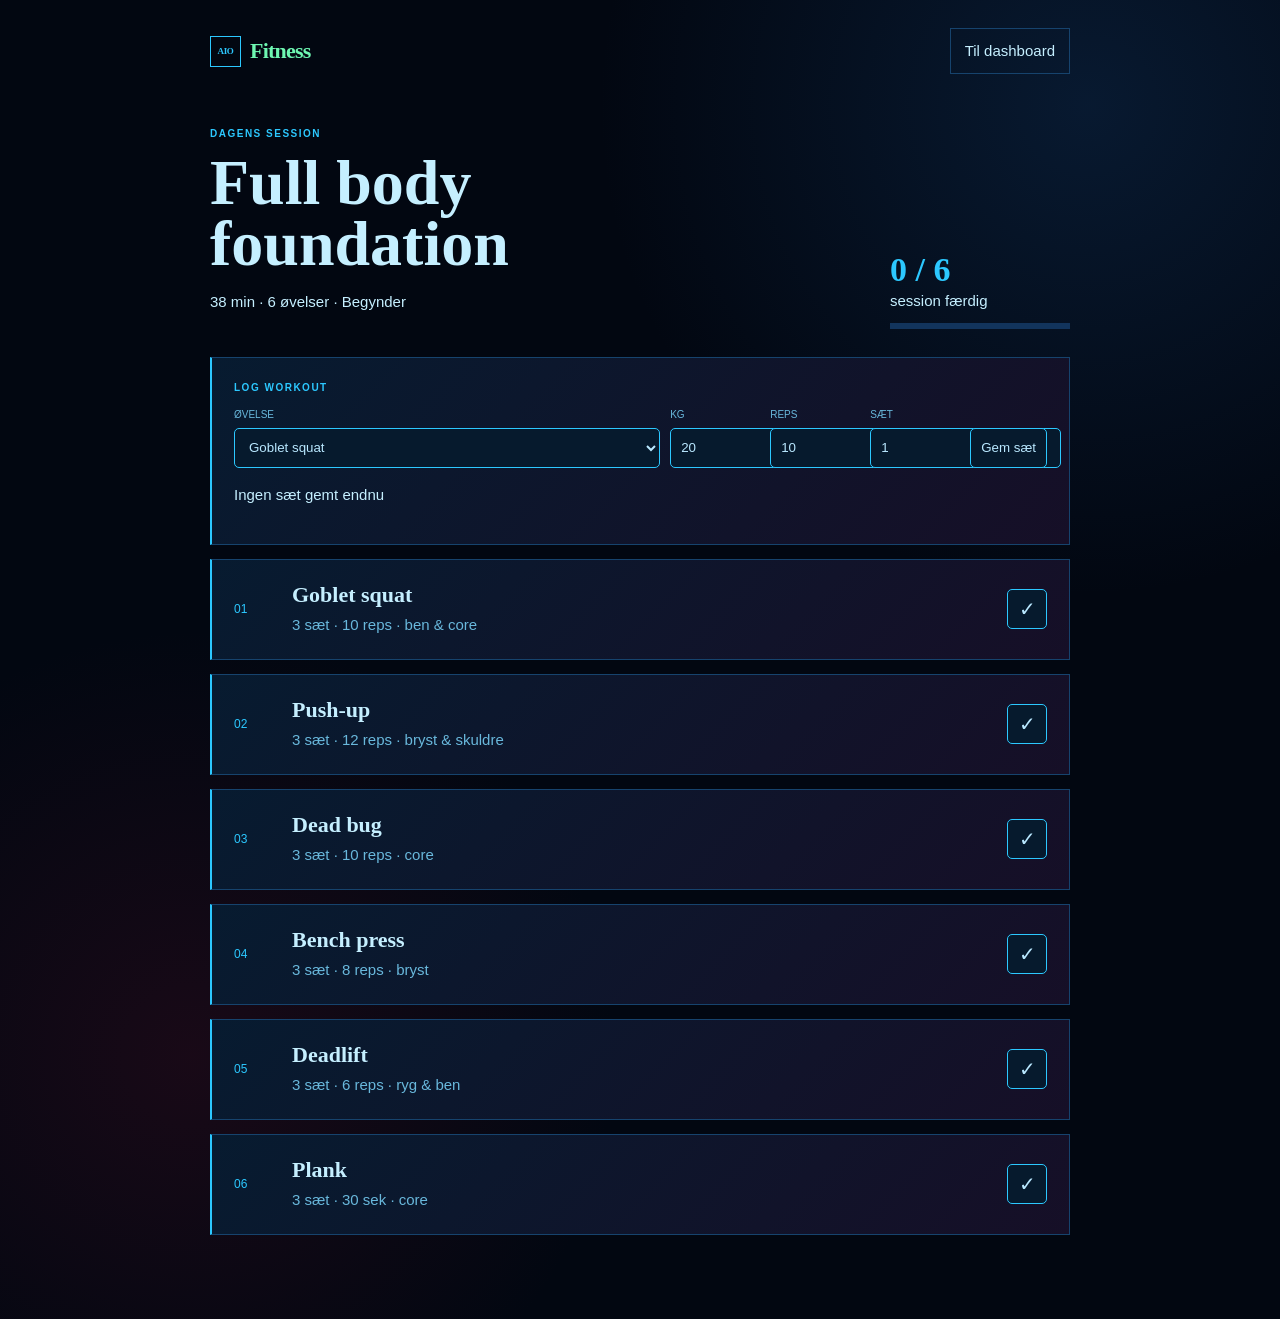
<file: workout.html>
<!doctype html>
<html lang="da">
<head>
<meta charset="UTF-8"><meta name="viewport" content="width=device-width, initial-scale=1"><meta http-equiv="Cache-Control" content="no-cache, no-store, must-revalidate"><meta http-equiv="Pragma" content="no-cache"><meta http-equiv="Expires" content="0"><title>Workout - All In One Fitness</title><link rel="icon" href="favicon.svg" type="image/svg+xml"><link rel="stylesheet" href="styles.css?v=20260825-reference-2">
<style>:root{--paper:#020711;--ink:#c5efff;--muted:#69b8dc;--line:#16436d;--blue:#2cc8ff;--red:#ff3655}*{box-sizing:border-box}body{margin:0;background:radial-gradient(circle at 80% 0,#0c3154,transparent 32%),var(--paper);color:var(--ink);font:15px 'DM Sans',sans-serif}.shell{max-width:900px;margin:auto;padding:28px 20px 70px}.top,.hero{display:flex;justify-content:space-between;align-items:end;gap:24px}.top{align-items:center;margin-bottom:52px}.brand,.back{color:var(--ink);text-decoration:none}.brand{font:700 22px 'Space Grotesk';display:flex;align-items:center;gap:9px}.brand b{display:grid;place-items:center;width:31px;height:31px;border:1px solid var(--blue);color:var(--blue);font-size:9px;font-weight:700;letter-spacing:-.3px}.back{border:1px solid var(--line);padding:10px 14px}.eyebrow{color:var(--blue);font-size:10px;letter-spacing:1.5px;font-weight:700}.hero{margin-bottom:28px}.hero h1{font:600 clamp(34px,7vw,64px) 'Space Grotesk';line-height:.95;margin:8px 0 14px}.progress{min-width:180px}.progress strong{display:block;color:var(--blue);font:600 34px 'Space Grotesk'}.bar{height:6px;background:#12345c;margin-top:10px}.bar i{display:block;width:0;height:100%;background:var(--red);transition:width .25s}.card{background:linear-gradient(135deg,#071b30,#160f27);border:1px solid var(--line);border-left:2px solid var(--blue);padding:22px;margin:14px 0}.item{display:grid;grid-template-columns:42px 1fr auto;gap:16px;align-items:center}.num{color:var(--blue);font-size:12px}.item h2{color:var(--ink);font:600 22px 'Space Grotesk';margin:0 0 5px}.item p{color:var(--muted);margin:0}.check{width:40px;height:40px;border:1px solid var(--red);background:transparent;color:var(--blue);font-size:20px;cursor:pointer}.check.done{background:#65e6a0;color:#03101e;border-color:#65e6a0}.item.completed{border-color:#65e6a0}.form{display:grid;grid-template-columns:1fr 90px 90px 90px auto;gap:10px;align-items:end}.form label{display:grid;gap:5px;color:var(--muted);font-size:10px;text-transform:uppercase}.form input,.form select,.form button{min-height:40px;padding:0 10px;background:#071b30;color:var(--ink);border:1px solid var(--line)}.form button{border-color:var(--red);color:var(--red);cursor:pointer}.set{display:flex;justify-content:space-between;border-top:1px solid var(--line);padding:12px 0;margin-top:14px;color:var(--muted)}#toast{position:fixed;bottom:24px;left:50%;transform:translateX(-50%);background:#65e6a0;color:#03101e;padding:12px 18px;opacity:0}#toast.show{opacity:1}@media(max-width:650px){.hero{display:block}.progress{margin-top:22px}.form{grid-template-columns:1fr 1fr}.form label:first-child,.form button{grid-column:1/-1}.item{grid-template-columns:30px 1fr auto}}</style>
</head>
<body><main class="shell"><header class="top"><a class="brand" href="index.html" aria-label="All In One Fitness hjem"><b>AIO</b><strong>Fitness</strong></a><a class="back" href="index.html">Til dashboard</a></header><section class="hero"><div><p class="eyebrow">DAGENS SESSION</p><h1>Full body<br>foundation</h1><p>38 min · 6 øvelser · Begynder</p></div><div class="progress"><strong id="workoutProgress">0 / 6</strong><span>session færdig</span><div class="bar"><i id="sessionProgressBar"></i></div></div></section><section class="card"><p class="eyebrow">LOG WORKOUT</p><div class="form"><label>Øvelse<select id="workoutExercise"><option>Goblet squat</option><option>Push-up</option><option>Dead bug</option><option>Bench press</option><option>Deadlift</option></select></label><label>KG<input id="workoutWeight" type="number" value="20"></label><label>Reps<input id="workoutReps" type="number" value="10"></label><label>Sæt<input id="workoutSet" type="number" value="1"></label><button id="saveWorkoutSet" type="button">Gem sæt</button></div><div id="workoutSetList"><p>Ingen sæt gemt endnu</p></div></section><section><article class="card item"><span class="num">01</span><div><h2>Goblet squat</h2><p>3 sæt · 10 reps · ben &amp; core</p></div><button class="check" type="button">✓</button></article><article class="card item"><span class="num">02</span><div><h2>Push-up</h2><p>3 sæt · 12 reps · bryst &amp; skuldre</p></div><button class="check" type="button">✓</button></article><article class="card item"><span class="num">03</span><div><h2>Dead bug</h2><p>3 sæt · 10 reps · core</p></div><button class="check" type="button">✓</button></article><article class="card item"><span class="num">04</span><div><h2>Bench press</h2><p>3 sæt · 8 reps · bryst</p></div><button class="check" type="button">✓</button></article><article class="card item"><span class="num">05</span><div><h2>Deadlift</h2><p>3 sæt · 6 reps · ryg &amp; ben</p></div><button class="check" type="button">✓</button></article><article class="card item"><span class="num">06</span><div><h2>Plank</h2><p>3 sæt · 30 sek · core</p></div><button class="check" type="button">✓</button></article></section></main><div id="workoutToast" role="status"></div><script src="workout.js"></script></body></html>
</file>
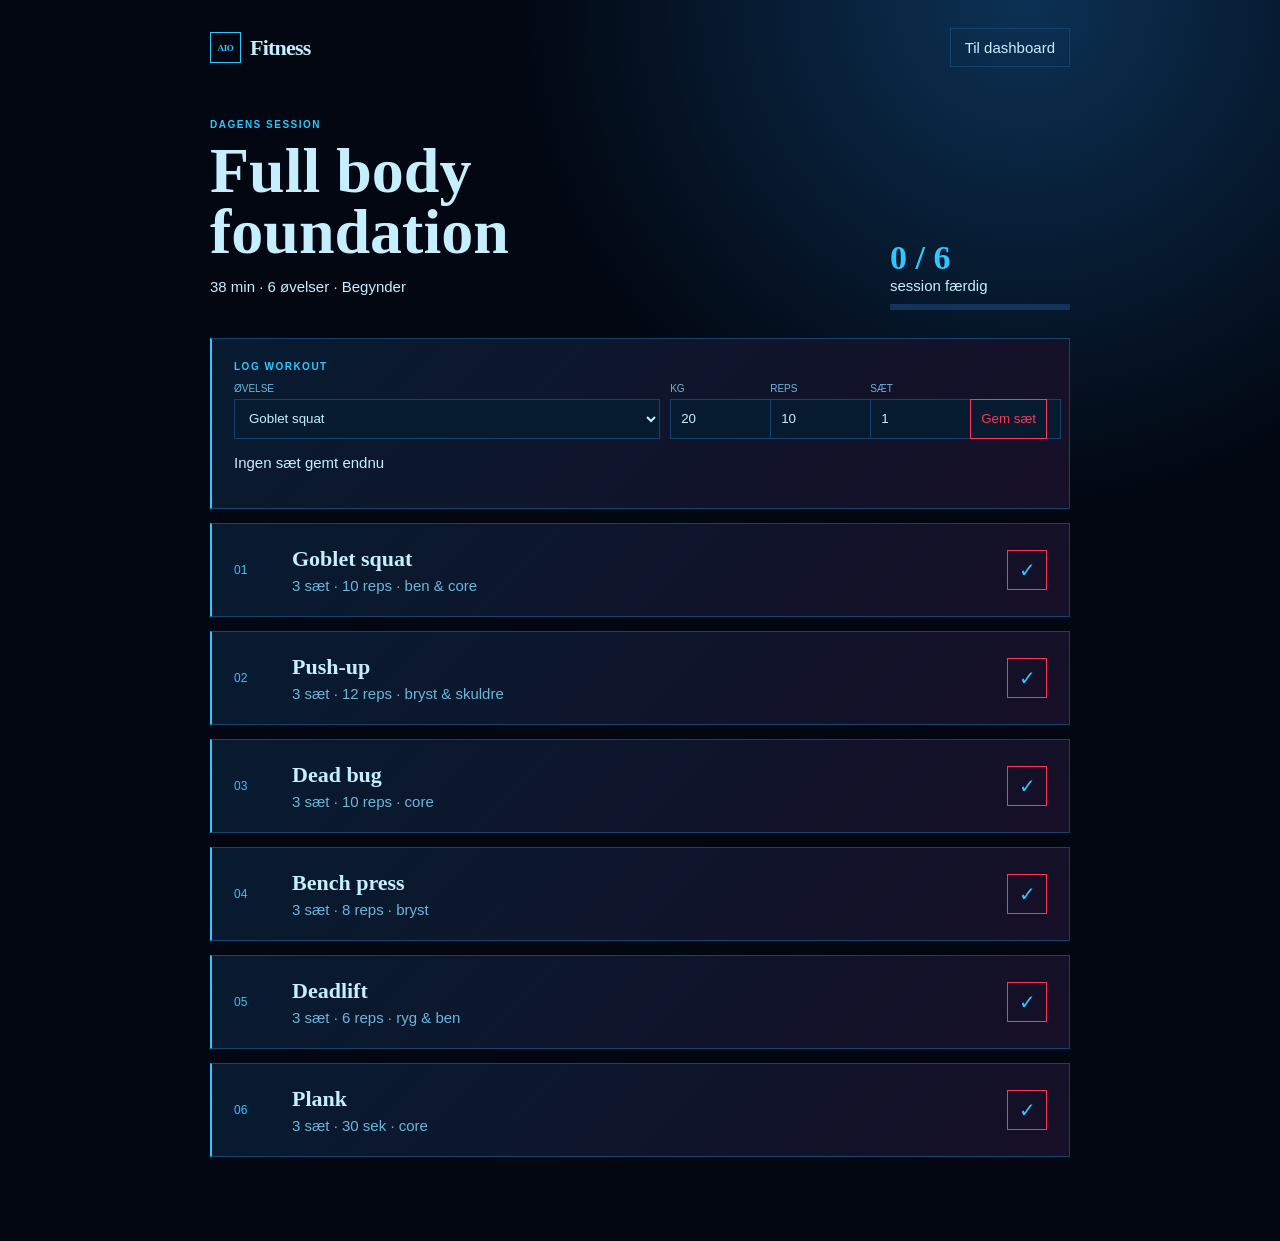
<file: restore-backup/workout.html>
<!doctype html>
<html lang="da">
<head>
<meta charset="UTF-8"><meta name="viewport" content="width=device-width, initial-scale=1"><title>Workout - All In One Fitness</title><link rel="stylesheet" href="styles.css?v=neon3">
<style>:root{--paper:#020711;--ink:#c5efff;--muted:#69b8dc;--line:#16436d;--blue:#2cc8ff;--red:#ff3655}*{box-sizing:border-box}body{margin:0;background:radial-gradient(circle at 80% 0,#0c3154,transparent 32%),var(--paper);color:var(--ink);font:15px 'DM Sans',sans-serif}.shell{max-width:900px;margin:auto;padding:28px 20px 70px}.top,.hero{display:flex;justify-content:space-between;align-items:end;gap:24px}.top{align-items:center;margin-bottom:52px}.brand,.back{color:var(--ink);text-decoration:none}.brand{font:700 22px 'Space Grotesk';display:flex;align-items:center;gap:9px}.brand b{display:grid;place-items:center;width:31px;height:31px;border:1px solid var(--blue);color:var(--blue);font-size:9px;font-weight:700;letter-spacing:-.3px}.back{border:1px solid var(--line);padding:10px 14px}.eyebrow{color:var(--blue);font-size:10px;letter-spacing:1.5px;font-weight:700}.hero{margin-bottom:28px}.hero h1{font:600 clamp(34px,7vw,64px) 'Space Grotesk';line-height:.95;margin:8px 0 14px}.progress{min-width:180px}.progress strong{display:block;color:var(--blue);font:600 34px 'Space Grotesk'}.bar{height:6px;background:#12345c;margin-top:10px}.bar i{display:block;width:0;height:100%;background:var(--red);transition:width .25s}.card{background:linear-gradient(135deg,#071b30,#160f27);border:1px solid var(--line);border-left:2px solid var(--blue);padding:22px;margin:14px 0}.item{display:grid;grid-template-columns:42px 1fr auto;gap:16px;align-items:center}.num{color:var(--blue);font-size:12px}.item h2{color:var(--ink);font:600 22px 'Space Grotesk';margin:0 0 5px}.item p{color:var(--muted);margin:0}.check{width:40px;height:40px;border:1px solid var(--red);background:transparent;color:var(--blue);font-size:20px;cursor:pointer}.check.done{background:#65e6a0;color:#03101e;border-color:#65e6a0}.item.completed{border-color:#65e6a0}.form{display:grid;grid-template-columns:1fr 90px 90px 90px auto;gap:10px;align-items:end}.form label{display:grid;gap:5px;color:var(--muted);font-size:10px;text-transform:uppercase}.form input,.form select,.form button{min-height:40px;padding:0 10px;background:#071b30;color:var(--ink);border:1px solid var(--line)}.form button{border-color:var(--red);color:var(--red);cursor:pointer}.set{display:flex;justify-content:space-between;border-top:1px solid var(--line);padding:12px 0;margin-top:14px;color:var(--muted)}#toast{position:fixed;bottom:24px;left:50%;transform:translateX(-50%);background:#65e6a0;color:#03101e;padding:12px 18px;opacity:0}#toast.show{opacity:1}@media(max-width:650px){.hero{display:block}.progress{margin-top:22px}.form{grid-template-columns:1fr 1fr}.form label:first-child,.form button{grid-column:1/-1}.item{grid-template-columns:30px 1fr auto}}</style>
</head>
<body><main class="shell"><header class="top"><a class="brand" href="index.html" aria-label="All In One Fitness hjem"><b>AIO</b><strong>Fitness</strong></a><a class="back" href="index.html">Til dashboard</a></header><section class="hero"><div><p class="eyebrow">DAGENS SESSION</p><h1>Full body<br>foundation</h1><p>38 min · 6 øvelser · Begynder</p></div><div class="progress"><strong id="workoutProgress">0 / 6</strong><span>session færdig</span><div class="bar"><i id="sessionProgressBar"></i></div></div></section><section class="card"><p class="eyebrow">LOG WORKOUT</p><div class="form"><label>Øvelse<select id="workoutExercise"><option>Goblet squat</option><option>Push-up</option><option>Dead bug</option><option>Bench press</option><option>Deadlift</option></select></label><label>KG<input id="workoutWeight" type="number" value="20"></label><label>Reps<input id="workoutReps" type="number" value="10"></label><label>Sæt<input id="workoutSet" type="number" value="1"></label><button id="saveWorkoutSet" type="button">Gem sæt</button></div><div id="workoutSetList"><p>Ingen sæt gemt endnu</p></div></section><section><article class="card item"><span class="num">01</span><div><h2>Goblet squat</h2><p>3 sæt · 10 reps · ben &amp; core</p></div><button class="check" type="button">✓</button></article><article class="card item"><span class="num">02</span><div><h2>Push-up</h2><p>3 sæt · 12 reps · bryst &amp; skuldre</p></div><button class="check" type="button">✓</button></article><article class="card item"><span class="num">03</span><div><h2>Dead bug</h2><p>3 sæt · 10 reps · core</p></div><button class="check" type="button">✓</button></article><article class="card item"><span class="num">04</span><div><h2>Bench press</h2><p>3 sæt · 8 reps · bryst</p></div><button class="check" type="button">✓</button></article><article class="card item"><span class="num">05</span><div><h2>Deadlift</h2><p>3 sæt · 6 reps · ryg &amp; ben</p></div><button class="check" type="button">✓</button></article><article class="card item"><span class="num">06</span><div><h2>Plank</h2><p>3 sæt · 30 sek · core</p></div><button class="check" type="button">✓</button></article></section></main><div id="workoutToast" role="status"></div><script src="workout.js"></script></body></html>
</file>
<file: styles.css>
﻿.reference-theme {
	--surface: #081d33;
	--surface-deep: #061326;
	--edge: #24729a;
	--text: #c9edff;
	--subtext: #73b9de;
	--accent: #2cc8ff;
}

body,
body * {
	line-height: 1.6;
}

.app-shell h1,
.app-shell h2,
.app-shell h3,
.app-shell h4,
.app-shell p,
.app-shell small,
.app-shell span,
.app-shell strong,
.app-shell em {
	margin-top: 0;
}

.app-shell .welcome p,
.app-shell .section-heading p,
.app-shell .food-section p,
.app-shell .profile-section p,
.app-shell .tool-card p,
.app-shell .stat-card small,
.app-shell .quote-card p,
.app-shell #library p,
.app-shell .training-progress-panel p,
.app-shell .coach-panel p {
	line-height: 1.7;
}

.app-shell .welcome p,
.app-shell .section-heading p,
.app-shell .profile-section p,
.app-shell .tool-card p,
.app-shell .quote-card small,
.app-shell .food-section > p,
.app-shell .food-section .scanner-status,
.app-shell .training-progress-panel p,
.app-shell .training-progress-panel small,
.app-shell .coach-panel p,
.app-shell #library p,
.app-shell .food-section .food-meal-group small,
.app-shell .food-section .food-entry small,
.app-shell .food-section .food-list small,
.app-shell .food-section .kcal-box small,
.app-shell .macro-card small,
.app-shell .kcal-box small,
.app-shell .stat-card small {
	color: #9bc7e8 !important;
}

.app-shell .welcome h1,
.app-shell .section-heading h2,
.app-shell .tool-card h3,
.app-shell .profile-section h2,
.app-shell .food-section h2,
.app-shell .training-progress-panel h2,
.app-shell .training-progress-panel h3,
.app-shell .coach-panel h2,
.app-shell #library h2,
.app-shell .workout-card h2,
.app-shell .stat-card strong,
.app-shell .food-section strong,
.app-shell .macro-card strong,
.app-shell .kcal-box strong,
.app-shell .exercise-info h3 {
	color: #edf8ff !important;
}

.coach-provider-status {
	margin: 0 0 12px;
	padding: 0.42rem 0.7rem;
	border: 1px solid rgba(44, 200, 255, 0.45);
	border-radius: 999px;
	background: rgba(44, 200, 255, 0.08);
	color: #bfeeff;
	font-size: 0.68rem;
	font-weight: 700;
	letter-spacing: 0.08em;
	text-transform: uppercase;
}

.coach-provider-status[data-provider="offline"] {
	border-color: rgba(255, 123, 123, 0.5);
	background: rgba(255, 123, 123, 0.08);
	color: #ffd5d5;
}

.health-providers .provider-grid {
	display: grid;
	grid-template-columns: repeat(auto-fit, minmax(140px, 1fr));
	gap: 10px;
	margin: 10px 0;
}

.health-providers .provider-grid button {
	padding: 0.8rem 0.9rem;
	font-size: 0.8rem;
	font-weight: 700;
}

.daily-focus-card {
	margin: 18px 0;
	padding: 18px 20px;
	background: linear-gradient(180deg, rgba(13, 31, 49, 0.96), rgba(7, 22, 36, 0.96));
	border: 1px solid rgba(44, 200, 255, 0.4);
	border-radius: 16px;
}

.daily-focus-header {
	display: flex;
	justify-content: space-between;
	align-items: center;
	margin-bottom: 16px;
}

.daily-focus-header h3 {
	margin: 0;
	font-size: 1.15rem;
	color: #edf8ff;
}

.daily-focus-grid {
	display: grid;
	grid-template-columns: repeat(3, minmax(0, 1fr));
	gap: 12px;
}

.daily-focus-item {
	display: flex;
	flex-direction: column;
	gap: 6px;
	padding: 14px 12px;
	border: 1px solid rgba(115, 185, 222, 0.25);
	border-radius: 12px;
	background: rgba(8, 29, 51, 0.8);
}

.daily-focus-item span {
	font-size: 0.72rem;
	letter-spacing: 0.08em;
	text-transform: uppercase;
	color: #9bcde7;
}

.daily-focus-item strong {
	font-size: 1rem;
	color: #edf8ff;
}

.daily-quick-actions {
	margin: 0 0 18px;
	padding: 18px 20px;
	background: linear-gradient(180deg, rgba(8, 27, 46, 0.96), rgba(7, 20, 31, 0.96));
	border: 1px solid rgba(44, 200, 255, 0.28);
	border-radius: 16px;
}

.daily-quick-actions-header {
	display: flex;
	justify-content: space-between;
	align-items: center;
	margin-bottom: 14px;
}

.daily-quick-actions-header h3 {
	margin: 0;
	font-size: 1rem;
	color: #edf8ff;
}

.daily-quick-actions-grid {
	display: grid;
	grid-template-columns: repeat(3, minmax(0, 1fr));
	gap: 12px;
}

.daily-quick-actions-grid button {
	display: flex;
	flex-direction: column;
	align-items: flex-start;
	gap: 4px;
	padding: 14px 12px;
	border: 1px solid rgba(115, 185, 222, 0.2);
	border-radius: 12px;
	background: rgba(12, 31, 50, 0.9);
	color: #dfefff;
	cursor: pointer;
	transition: transform 120ms ease, border-color 120ms ease;
}

.daily-quick-actions-grid button:hover,
.daily-quick-actions-grid button:focus-visible {
	transform: translateY(-1px);
	border-color: rgba(118, 213, 255, 0.7);
}

.daily-quick-actions-grid button span {
	font-size: 1.2rem;
}

.daily-quick-actions-grid button strong {
	font-size: 0.95rem;
	color: #edf8ff;
}

.daily-quick-actions-grid button small {
	font-size: 0.7rem;
	color: #96c8e6;
}

@media (max-width: 700px) {
	.daily-quick-actions-grid {
		grid-template-columns: 1fr;
	}
}

/* Final authoritative theme: placed after legacy rules so every app section uses one system. */
.app-shell .workout-card,
.app-shell .quote-card,
.app-shell .coach-panel,
.app-shell .stat-card,
.app-shell .tool-card,
.app-shell .profile-section,
.app-shell .food-section,
.app-shell .training-progress-panel,
.app-shell .weight-tracker-panel,
.app-shell #progress,
.app-shell #library,
.app-shell .exercise-tracker,
.app-shell .kcal-box,
.app-shell .kcal-remaining-banner,
.app-shell .macro-card,
.app-shell .exercise-row {
	background: #081d33 !important;
	border-color: #24729a !important;
	border-radius: 6px !important;
	box-shadow: none !important;
	color: #c9edff !important;
}

.install-app-button {
	margin-left: auto;
	padding: 0.55rem 0.9rem;
	border: 1px solid #2cc8ff;
	border-radius: 999px;
	background: rgba(44, 200, 255, 0.12);
	color: #dff9ff;
	font-size: 0.74rem;
	font-weight: 700;
	letter-spacing: 0.08em;
	text-transform: uppercase;
	cursor: pointer;
}

.network-status {
	margin-left: 0.75rem;
	padding: 0.42rem 0.7rem;
	border: 1px solid rgba(123, 255, 179, 0.45);
	border-radius: 999px;
	background: rgba(123, 255, 179, 0.08);
	color: #dbfff0;
	font-size: 0.65rem;
	font-weight: 700;
	letter-spacing: 0.08em;
	text-transform: uppercase;
}

.network-status[data-status="offline"] {
	border-color: rgba(255, 140, 140, 0.5);
	background: rgba(255, 140, 140, 0.08);
	color: #ffe4e4;
}

.billing-test-badge {
	width: max-content;
	max-width: calc(100% - 52px);
	margin: 0 0 16px;
	padding: 9px 12px;
	border: 1px solid #ffc857;
	border-radius: 5px;
	background: #2a210b;
	color: #fff2c7;
	font: 700 10px 'Space Grotesk', sans-serif;
	letter-spacing: 0;
	box-shadow: 0 8px 24px rgba(0, 0, 0, 0.24);
}

.billing-test-badge[hidden] {
	display: none;
}

.install-app-button[hidden] {
	display: none;
}

.app-shell button,
.app-shell input,
.app-shell select,
.app-shell textarea {
	background: #061a2d !important;
	border-color: #24729a !important;
	border-radius: 5px !important;
	box-shadow: none !important;
	color: #b9e8ff !important;
}
.weight-photo-preview img,
.weight-history-row img {
	width: 44px;
	height: 44px;
	border-radius: 4px;
	object-fit: cover;
}

.weight-photo-preview {
	display: flex;
	gap: 8px;
	margin-top: 8px;
}

.fysik-goal {
	margin: 18px 0;
	padding: 14px;
	border: 1px solid rgba(44, 200, 255, 0.45);
	background: rgba(7, 26, 45, 0.72);
}

.weight-phase-switcher {
	display: flex;
	align-items: center;
	justify-content: center;
	gap: 18px;
	margin: 16px 0;
}

.weight-phase-switcher strong {
	min-width: 110px;
	text-align: center;
	color: #c9edff;
}

.weight-phase-switcher button {
	width: 38px;
	height: 38px;
	padding: 0;
	font-size: 22px;
}

.fysik-year-switcher {
	display: flex;
	align-items: center;
	justify-content: center;
	gap: 16px;
	margin: 12px 0;
}

.fysik-year-switcher strong {
	min-width: 64px;
	text-align: center;
	color: #c9edff;
}

.fysik-year-switcher button {
	width: 36px;
	height: 34px;
	padding: 0;
	font-size: 20px;
}

.session-switcher {
	display: flex;
	align-items: center;
	flex-wrap: wrap;
	gap: 8px;
	margin: 14px 0;
}

.session-switcher > span {
	margin-right: 4px;
	color: #9bcde7;
	font-size: 12px;
	font-weight: 700;
	text-transform: uppercase;
}

.session-switcher button {
	width: 34px;
	height: 34px;
	padding: 0;
}

.session-switcher button.active {
	background: #7bffb3 !important;
	border-color: #7bffb3 !important;
	color: #042713 !important;
}

.fysik-goal h3 {
	margin: 0 0 10px;
}

.fysik-goal-mode {
	display: grid;
	gap: 4px;
	margin-top: 12px;
	padding-top: 12px;
	border-top: 1px solid rgba(115, 185, 222, 0.25);
}

.fysik-goal-mode span,
.fysik-goal-mode small {
	color: #9bcde7;
}

.weight-change-summary {
	display: flex;
	flex-wrap: wrap;
	align-items: baseline;
	gap: 8px 14px;
	margin: 16px 0 4px;
	padding: 12px 14px;
	border-left: 3px solid #2cc8ff;
	background: rgba(44, 200, 255, 0.08);
}

.weight-change-summary strong {
	font-size: 18px;
	color: #c9edff;
}

.weight-change-summary span {
	color: #9bcde7;
	font-size: 12px;
}

.app-shell button:hover,
.app-shell button:focus-visible,
.app-shell button.active,
.app-shell button.selected {
	background: #0a3448 !important;
	border-color: #2cc8ff !important;
	box-shadow: none !important;
	color: #c9edff !important;
}

.app-shell .progress-line-chart polyline {
	stroke: #2cc8ff !important;
}

.app-shell .chart-point circle {
	fill: #b9e8ff !important;
	stroke: #2cc8ff !important;
}

.app-shell .macro-protein { border-top-color: #ff3655 !important; }
.app-shell .macro-carbs { border-top-color: #2cc8ff !important; }
.app-shell .macro-fat { border-top-color: #2cc8ff !important; }

.app-shell .weight-point i,
.app-shell .macro-bar i,
.app-shell .live-dot {
	background: #2cc8ff !important;
	box-shadow: 0 0 7px rgba(44, 200, 255, .35) !important;
}

/* Beat the legacy component selectors that appear later in this stylesheet. */
body .app-shell .training-tabs button,
body .app-shell .progress-range-tabs button,
body .app-shell .progress-year-nav button,
body .app-shell .profile-section > .section-heading button,
body .app-shell #goalTabs button,
body .app-shell #trainingPicker button,
body .app-shell .food-section .meal-quick-select button,
body .app-shell .weight-device-controls button {
	background: #061a2d !important;
	border: 1px solid #24729a !important;
	box-shadow: none !important;
	color: #b9e8ff !important;
}

body .app-shell .training-tabs button.active,
body .app-shell .progress-range-tabs button.active,
body .app-shell .progress-year-nav button,
body .app-shell #goalTabs button.active,
body .app-shell #trainingPicker button.selected,
body .app-shell .food-section .meal-quick-select button.active {
	background: #0a3448 !important;
	border-color: #2cc8ff !important;
	color: #c9edff !important;
}

body .app-shell .food-section .scanner-controls button,
body .app-shell .food-section #foodForm button,
body .app-shell .profile-section > .section-heading > button,
body .app-shell .profile-section #calculateGoals,
body .app-shell .profile-section #goalTabs button,
body .app-shell .profile-section #goalTabs button.active {
	background: #061a2d !important;
	border: 1px solid #24729a !important;
	color: #b9e8ff !important;
	box-shadow: none !important;
}

body .app-shell .food-section .scanner-controls button:hover,
body .app-shell .food-section #foodForm button:hover,
body .app-shell .profile-section > .section-heading > button:hover,
body .app-shell .profile-section #calculateGoals:hover,
body .app-shell .profile-section #goalTabs button.active:hover {
	background: #0a3448 !important;
	border-color: #2cc8ff !important;
	color: #c9edff !important;
}

/* Progression matches the supplied reference: green active controls and line. */
body .app-shell .training-progress-panel .training-tabs button.active,
body .app-shell .training-progress-panel .progress-year-nav button,
body .app-shell .food-date-nav button,
body .app-shell #foodDatePrev,
body .app-shell #foodDateNext,
body .app-shell #programPreviousWeek,
body .app-shell #programNextWeek {
	background: transparent !important;
	border: 0 !important;
	border-color: transparent !important;
	border-radius: 0 !important;
	box-shadow: none !important;
	color: #b9e8ff !important;
	outline: none !important;
}

body .app-shell .training-progress-panel .progress-year-nav button:hover,
body .app-shell .training-progress-panel .progress-year-nav button:focus,
body .app-shell .food-date-nav button:hover,
body .app-shell .food-date-nav button:focus,
body .app-shell #foodDatePrev:hover,
body .app-shell #foodDateNext:hover,
body .app-shell #foodDatePrev:focus,
body .app-shell #foodDateNext:focus,
body .app-shell #programPreviousWeek:hover,
body .app-shell #programNextWeek:hover,
body .app-shell #programPreviousWeek:focus,
body .app-shell #programNextWeek:focus {
	background: transparent !important;
	border: 0 !important;
	border-color: transparent !important;
	border-radius: 0 !important;
	box-shadow: none !important;
	color: #2cc8ff !important;
	outline: none !important;
}

body .app-shell .training-progress-panel .progress-range-tabs button.active {
	background: #0a3448 !important;
	border-color: #2cc8ff !important;
	color: #c9edff !important;
	box-shadow: none !important;
}

body .app-shell .training-progress-panel .training-tabs button.active {
	background-color: #0a3448 !important;
	background-image: none !important;
	border-color: #2cc8ff !important;
	color: #c9edff !important;
	box-shadow: none !important;
}

body .app-shell .training-progress-panel .training-progress-header h2,
body .app-shell .training-progress-panel #progressExerciseName,
body .app-shell .training-progress-panel .training-progress-content h3,
body .app-shell .training-progress-panel .long-progress-summary strong {
	letter-spacing: -0.02em;
}

body .app-shell .training-progress-panel .progress-line-chart polyline {
	stroke: #6df7b2 !important;
	filter: drop-shadow(0 0 8px rgba(109, 247, 178, .75)) !important;
}

body .app-shell .training-progress-panel .chart-point circle {
	fill: #edf9f2 !important;
	stroke: #6df7b2 !important;
}

body .app-shell .food-section #foodForm {
	display: grid !important;
	grid-template-columns: minmax(0, 1fr) minmax(120px, .45fr) !important;
	gap: 14px !important;
	align-items: end !important;
	margin-top: 22px;
}

body .app-shell .food-section #foodForm label {
	display: grid !important;
	gap: 8px !important;
	color: #73b9de !important;
	font-size: 10px;
	font-weight: 700;
	letter-spacing: .7px;
	text-transform: uppercase;
}

body .app-shell .food-section #foodForm input {
	min-height: 42px !important;
	min-width: 0 !important;
	width: 100% !important;
}

body .app-shell .food-section #foodForm > button {
	grid-column: 1 / -1;
	width: 100%;
}

body .app-shell .food-section > .section-heading .kcal-summary {
	display: grid !important;
	grid-template-columns: repeat(2, minmax(0, 1fr)) !important;
	width: 100% !important;
	max-width: 520px;
	gap: 14px !important;
}

body .app-shell .food-section > .section-heading .kcal-summary .kcal-box {
	display: flex !important;
	width: 100% !important;
	min-width: 0 !important;
	min-height: 126px !important;
	max-height: 126px;
	padding: 18px !important;
	box-sizing: border-box !important;
}

body .app-shell .food-section > .section-heading .kcal-summary .kcal-box > strong {
	white-space: nowrap;
	font-size: 25px !important;
}

body .app-shell .food-section .kcal-remaining-banner small,
body .app-shell .food-section .kcal-remaining-banner strong {
	color: #b9e8ff !important;
}

body .app-shell .weight-tracker-panel {
	margin-top: 18px;
	padding: 22px 22px 18px;
	border: 1px solid #24729a !important;
	border-radius: 10px;
	background: linear-gradient(145deg, #071a2d, #081326) !important;
	box-shadow: inset 0 1px 0 rgba(116, 214, 255, 0.08), 0 18px 36px rgba(0, 9, 20, 0.22);
}

body .app-shell .weight-tracker-panel .weight-history-form {
	display: grid;
	grid-template-columns: repeat(2, minmax(0, 1fr));
	gap: 12px;
	margin: 18px 0;
}

body .app-shell .weight-tracker-panel .weight-history-form label {
	display: grid;
	gap: 8px;
	color: #73b9de !important;
	font-size: 10px;
	font-weight: 700;
	letter-spacing: 1px;
	text-transform: uppercase;
}

body .app-shell .weight-tracker-panel .weight-history-form button {
	align-self: end;
}

body .app-shell .weight-tracker-panel .weight-chart {
	display: grid;
	grid-template-columns: repeat(auto-fit, minmax(70px, 1fr));
	gap: 12px;
	align-items: end;
	min-height: 178px;
	padding: 18px 0 10px;
	border-top: 1px solid rgba(36, 114, 154, 0.68);
}

html,
body {
	overflow-x: hidden;
}

#library #trainingPicker {
	display: none !important;
}

body .app-shell .weight-tracker-panel .weight-line-chart polyline {
	fill: none;
	stroke: #00f58a !important;
	stroke-width: 4;
	stroke-linecap: round;
	stroke-linejoin: round;
	filter: url(#weightLineGlow);
}

body .app-shell .weight-tracker-panel .weight-line-chart circle {
	fill: #d8ffec;
	stroke: #00f58a !important;
	stroke-width: 3;
	filter: drop-shadow(0 0 5px rgba(0, 245, 138, 0.9));
}

body .app-shell .weight-tracker-panel .weight-line-chart .weight-chart-area {
	fill: url(#weightAreaGradient);
	stroke: none;
}

body .app-shell .weight-tracker-panel .weight-line-chart .weight-chart-baseline {
	stroke: rgba(111, 179, 216, 0.2);
	stroke-width: 1;
}

body .app-shell .weight-tracker-panel .weight-line-chart .weight-trend-line {
	stroke: #00f58a;
	stroke-width: 2;
	stroke-dasharray: 7 7;
	opacity: 0.48;
}

body .app-shell .weight-tracker-panel .weight-line-chart text {
	fill: #9ab7c8;
	font: 600 10px 'DM Sans', sans-serif;
}

body .app-shell .weight-tracker-panel .weight-linear-trend {
	color: #00f58a !important;
}

body .app-shell .weight-tracker-panel .weight-point {
	display: grid;
	justify-items: center;
	gap: 8px;
}

body .app-shell .weight-tracker-panel .weight-point i {
	display: block;
	width: 100%;
	max-width: 52px;
	min-height: 24px;
	border-radius: 10px 10px 0 0;
	background: linear-gradient(180deg, #6ce6ff, #2cc8ff) !important;
	box-shadow: 0 0 12px rgba(44, 200, 255, 0.22);
}

body .app-shell .weight-tracker-panel .weight-point strong {
	color: #dff8ff !important;
	font-size: 14px;
	font-weight: 700;
}

body .app-shell .weight-tracker-panel .weight-point small,
body .app-shell .weight-tracker-panel .weight-point em,
body .app-shell .weight-tracker-panel .weight-history-row strong,
body .app-shell .weight-tracker-panel .weight-history-row span,
body .app-shell .weight-tracker-panel .weight-history-row small {
	color: #73b9de !important;
}

body .app-shell .weight-tracker-panel .weight-history-row {
	display: grid;
	grid-template-columns: minmax(0, 1fr) auto auto auto;
	gap: 12px;
	align-items: center;
	padding: 12px 0;
	border-top: 1px solid rgba(36, 114, 154, 0.52);
}

body .app-shell .weight-tracker-panel .weight-photo-feedback {
	display: grid;
	grid-column: 1 / -1;
	gap: 3px;
	font-size: 11px;
}

body .app-shell .weight-tracker-panel .weight-photo-feedback span:first-child b {
	color: #7bffb3 !important;
}

body .app-shell .weight-tracker-panel .weight-photo-feedback span:last-child b {
	color: #ffb36d !important;
}

body .app-shell .weight-tracker-panel .weight-history-row button {
	min-width: 62px;
}

body .app-shell .food-section .section-heading h2,
body .app-shell .food-section .section-heading p,
body .app-shell .food-section .kcal-box small,
body .app-shell .food-section .kcal-box strong,
body .app-shell .food-section .kcal-box small small,
body .app-shell .food-section .kcal-remaining-banner small,
body .app-shell .food-section .kcal-remaining-banner strong,
body .app-shell .food-section .macro-card .macro-label,
body .app-shell .food-section .macro-card strong,
body .app-shell .food-section .food-entry strong,
body .app-shell .food-section .food-entry small,
body .app-shell .food-section .food-list strong,
body .app-shell .food-section .food-list small,
body .app-shell .food-section .food-meal-group strong,
body .app-shell .food-section .food-meal-group small,
body .app-shell .food-section .food-meal-heading strong,
body .app-shell .food-section .food-meal-heading span,
body .app-shell .food-section .food-entry b,
body .app-shell .food-section #foodLookupStatus,
body .app-shell .food-section .meal-quick-select button,
body .app-shell .food-section .meal-quick-select button.active {
	color: #b9e8ff !important;
}

body .app-shell .health-overview .eyebrow,
body .app-shell .workout-flow .eyebrow,
body .app-shell .workout-flow .workout-flow-heading span,
body .app-shell .workout-flow button b,
body .app-shell .workout-flow button strong,
body .app-shell .workout-flow button small,
body .app-shell .health-overview h2,
body .app-shell .health-overview small,
body .app-shell .health-overview strong,
body .app-shell .health-overview span {
	color: #b9e8ff !important;
}

body .app-shell .workout-flow {
	background: linear-gradient(145deg, #071a2d, #081326) !important;
	border: 1px solid #24729a !important;
	border-radius: 10px;
}

body .app-shell .workout-flow button {
	background: rgba(8, 29, 51, 0.92) !important;
	border: 1px solid #2cc8ff !important;
	box-shadow: inset 0 1px 0 rgba(125, 211, 255, 0.08) !important;
}

body .app-shell .workout-flow {
	display: grid;
	gap: 16px;
	margin: 22px 0;
	padding: 18px;
	background: linear-gradient(145deg, rgba(7, 29, 49, 0.98), rgba(10, 44, 54, 0.98)) !important;
	border: 1px solid rgba(123, 255, 179, 0.42) !important;
	border-radius: 8px;
	box-shadow: 0 14px 30px rgba(0, 0, 0, 0.16) !important;
}

body .app-shell .workout-flow .workout-flow-heading {
	display: flex;
	align-items: center;
	justify-content: space-between;
	gap: 12px;
}

body .app-shell .workout-flow .workout-flow-heading .eyebrow {
	margin: 0;
	color: #7bffb3 !important;
}

body .app-shell .workout-flow .workout-flow-heading span {
	color: #9bcde7 !important;
	font-size: 10px;
	letter-spacing: 1.5px;
}

body .app-shell .workout-flow .workout-flow-steps {
	display: grid;
	grid-template-columns: repeat(4, minmax(0, 1fr));
	gap: 8px;
}

body .app-shell .workout-flow .workout-flow-steps button {
	display: grid;
	gap: 5px;
	min-height: 86px;
	padding: 12px;
	text-align: left;
	border: 1px solid rgba(44, 200, 255, 0.55) !important;
	border-radius: 5px;
	background: rgba(7, 26, 45, 0.8) !important;
}

body .app-shell .workout-flow .workout-flow-steps button:hover {
	border-color: #7bffb3 !important;
	background: #0b3540 !important;
	transform: translateY(-2px);
}

body .app-shell .workout-flow .workout-flow-steps button b {
	color: #7bffb3 !important;
	font-size: 11px;
}

body .app-shell .workout-flow .workout-flow-steps button strong {
	color: #c9edff !important;
	font-size: 13px;
}

body .app-shell .workout-flow .workout-flow-steps button small {
	color: #9bcde7 !important;
	font-size: 10px;
}

@media (max-width: 700px) {
	body .app-shell .workout-flow .workout-flow-steps {
		grid-template-columns: repeat(2, minmax(0, 1fr));
	}
}

@media (max-width: 900px) {
	.app-shell {
		display: block;
	}

	.sidebar {
		position: sticky;
		top: 0;
		z-index: 20;
		display: block;
		width: 100%;
		padding: 12px 16px;
		border-right: 0;
		border-bottom: 1px solid rgba(123, 255, 179, 0.28);
		background: rgba(5, 24, 33, 0.96) !important;
		backdrop-filter: blur(14px);
	}

	.brand-wrap {
		display: flex;
		align-items: center;
		justify-content: space-between;
		gap: 10px;
	}

	.sidebar nav {
		display: flex;
		gap: 6px;
		overflow-x: auto;
		padding: 10px 0 2px;
		scrollbar-width: none;
	}

	.sidebar nav::-webkit-scrollbar {
		display: none;
	}

	.sidebar .nav-link {
		flex: 0 0 auto;
		padding: 10px 12px;
		border-radius: 5px;
		white-space: nowrap;
	}

	.sidebar .nav-link b {
		display: inline-grid;
		place-items: center;
		width: 20px;
		margin-right: 7px;
		font-size: 17px;
		font-weight: 600;
		line-height: 1;
	}

	.sidebar-bottom {
		display: none;
	}

	.content {
		width: 100%;
		max-width: none;
		margin-left: 0;
		padding: 0 18px 92px;
	}

	.topbar {
		height: 62px;
	}

	.welcome {
		padding: 28px 0 12px;
	}

	.welcome .streak {
		min-width: 92px;
		padding: 10px;
	}
}

@media (max-width: 1024px) {
	.app-shell {
		display: block !important;
	}

	.app-shell .sidebar {
		position: sticky !important;
		top: 0;
		left: auto;
		width: 100% !important;
		min-width: 0;
	}

	.app-shell .content {
		width: 100% !important;
		max-width: none !important;
		margin-left: 0 !important;
		padding-right: 18px !important;
		padding-left: 18px !important;
	}
}

body .app-shell .health-overview {
	background: linear-gradient(145deg, #071a2d, #081326) !important;
	border: 1px solid #24729a !important;
}

/* Compact layout refinement: slightly tighter overall spacing for a more refined app feel. */
body .app-shell .sidebar {
	padding: 18px 14px 16px !important;
}

body .app-shell .sidebar .brand-wrap {
	gap: 4px !important;
}

body .app-shell .sidebar .brand {
	font-size: 19px !important;
}

body .app-shell .sidebar .brand-status {
	letter-spacing: 1.5px !important;
	font-size: 8px !important;
}

body .app-shell .sidebar nav {
	gap: 6px !important;
}

body .app-shell .sidebar .nav-link {
	padding: 9px 10px !important;
}

body .app-shell .sidebar .nav-link b {
	width: 18px !important;
	margin-right: 6px !important;
	font-size: 13px !important;
}

body .app-shell .sidebar .profile-card {
	padding: 8px 10px !important;
}

body .app-shell .topbar {
	padding: 8px 12px !important;
	height: auto !important;
}

body .app-shell .welcome {
	padding: 18px 0 12px !important;
}

body .app-shell .welcome h1 {
	font-size: clamp(2rem, 4vw, 3rem) !important;
	margin-bottom: 6px !important;
}

body .app-shell .content {
	padding-top: 10px !important;
}

@media (max-width: 700px) {
	body .app-shell .food-section > .section-heading .kcal-summary {
		grid-template-columns: repeat(2, minmax(0, 1fr)) !important;
		max-width: none;
	}

	body .app-shell .food-section > .section-heading .kcal-summary .kcal-box {
		min-height: 126px !important;
		max-height: 126px;
		padding: 14px !important;
	}

	body .app-shell .food-section > .section-heading .kcal-summary .kcal-box > strong {
		font-size: 21px !important;
	}
}

/* One objective card system for the complete app. */
.workout-card,
.quote-card,
.coach-panel,
.stat-card,
.tool-card,
.profile-section,
.food-section,
.training-progress-panel,
.weight-tracker-panel,
#progress,
#library,
.exercise-tracker,
.backup-bar,
.kcal-box,
.kcal-remaining-banner,
.macro-card,
.scanner-controls,
.meal-overview-card,
.exercise-row,
.weight-history-form,
.progress-history {
	box-sizing: border-box;
	border: 1px solid #24729a !important;
	border-radius: 6px !important;
	background: #081d33 !important;
	box-shadow: none !important;
	color: #c9edff !important;
}

.workout-card,
.quote-card,
.coach-panel,
.stat-card,
.tool-card,
.profile-section,
.food-section,
.training-progress-panel,
.weight-tracker-panel,
#progress,
#library {
	padding: 24px !important;
}

.workout-card h2,
.quote-card p,
.coach-panel h2,
.stat-card strong,
.tool-card h3,
.profile-section h2,
.food-section h2,
.training-progress-panel h2,
.weight-tracker-panel h2,
#progress h2,
#library h2 {
	color: #c9edff !important;
}

.workout-card p,
.quote-card small,
.coach-panel p,
.stat-card small,
.tool-card p,
.profile-section p,
.food-section p,
.training-progress-panel p,
.weight-tracker-panel p,
#progress p,
#library p {
	color: #73b9de !important;
}

button,
input,
select,
textarea {
	box-sizing: border-box;
	border: 1px solid #24729a !important;
	border-radius: 5px !important;
	background: #061a2d !important;
	color: #b9e8ff !important;
	box-shadow: none !important;
}

button:hover,
button:focus-visible,
input:focus,
select:focus,
textarea:focus {
	border-color: #2cc8ff !important;
	outline: 0;
	box-shadow: 0 0 0 2px rgba(44, 200, 255, 0.12) !important;
}

.workout-card button,
.coach-panel button,
.tool-card button,
.profile-section button,
.food-section button,
#progress button,
#library button {
	min-height: 40px;
	padding: 9px 14px;
	background: #0a3448 !important;
	border-color: #2cc8ff !important;
	color: #c9edff !important;
}

.training-tabs button.active,
.progress-range-tabs button.active,
.progress-year-nav button,
.meal-quick-select button.active,
#goalTabs button.active,
#trainingPicker button.selected {
	background: #0a3448 !important;
	border-color: #2cc8ff !important;
	color: #c9edff !important;
}

.progress-line-chart polyline {
	stroke: #2cc8ff !important;
	filter: drop-shadow(0 0 6px rgba(44, 200, 255, 0.36)) !important;
}

.chart-point circle {
	fill: #b9e8ff !important;
	stroke: #2cc8ff !important;
}

.exercise-tracker {
	display: grid;
	gap: 18px;
	padding: 22px 20px 18px !important;
}

.tracker-heading {
	display: flex;
	align-items: center;
	justify-content: space-between;
	gap: 12px;
}

.tracker-heading h3 {
	margin: 0;
	font-size: clamp(20px, 2vw, 24px);
	line-height: 1.15;
}

.tracker-heading .eyebrow {
	margin: 0 0 6px;
	font-size: 10px;
	letter-spacing: 0.18em;
	text-transform: uppercase;
}

#trackerExercise {
	max-width: 210px;
	padding: 9px 10px;
	font-size: 12px;
}

.tracker-stats {
	display: grid;
	grid-template-columns: repeat(5, minmax(0, 1fr));
	gap: 8px;
}

.tracker-stat {
	display: flex;
	flex-direction: column;
	justify-content: space-between;
	gap: 7px;
	min-height: 84px;
	padding: 10px 8px 9px;
	border: 1px solid rgba(44, 200, 255, 0.32) !important;
	border-radius: 12px;
	background: linear-gradient(180deg, rgba(10, 35, 55, 0.96), rgba(8, 25, 38, 0.95)) !important;
	box-shadow: inset 0 1px 0 rgba(125, 211, 255, 0.07);
}

.tracker-stat strong {
	display: block;
	font-size: 18px;
	line-height: 1.1;
	letter-spacing: -0.03em;
	color: #edf9ff !important;
}

.tracker-stat small {
	display: block;
	font-size: 9px;
	line-height: 1.35;
	letter-spacing: 0.03em;
	color: #8fcde9 !important;
	text-transform: none;
}

.tracker-history {
	padding: 10px 12px;
	border: 1px solid rgba(44, 200, 255, 0.18) !important;
	border-radius: 8px;
	background: rgba(9, 21, 32, 0.6);
	color: #b7dff3 !important;
}

.macro-protein,
.macro-carbs,
.macro-fat {
	border-top-width: 4px !important;
}

.macro-protein { border-top-color: #ff3655 !important; }
.macro-carbs { border-top-color: #2cc8ff !important; }
.macro-fat { border-top-color: #2cc8ff !important; }

.weight-point i,
.macro-bar i,
.live-dot {
	background: #2cc8ff !important;
	box-shadow: 0 0 7px rgba(44, 200, 255, 0.35) !important;
}

@media (max-width: 700px) {
	.workout-card,
	.quote-card,
	.coach-panel,
	.stat-card,
	.tool-card,
	.profile-section,
	.food-section,
	.training-progress-panel,
	.weight-tracker-panel,
	#progress,
	#library {
		padding: 18px !important;
	}

	.kcal-box,
	.macro-card {
		min-height: 112px !important;
		padding: 14px !important;
	}
}
:root{--ink:#aaf8bf;--muted:#7ee8b0;--paper:#020711;--panel:#071b2b;--line:rgba(115,255,190,.25);--blue:#6df7b2;--red:#ff3655;--green:#6df7b2}.training-progress-panel .progress-callout{background:linear-gradient(180deg,#0d2f26,#0a1d1d)!important;border-color:rgba(78,255,169,.52)!important;color:#d9f9ea!important;box-shadow:0 0 18px rgba(60,255,172,.12),inset 0 1px 0 rgba(255,255,255,.06)!important}.training-progress-panel .progress-callout strong,.training-progress-panel .progress-callout span,.training-progress-panel .progress-callout small{color:#d9f9ea!important}.training-progress-panel .long-progress-summary{display:grid;grid-template-columns:repeat(4,minmax(0,1fr));gap:12px;margin:0 0 18px}.training-progress-panel .long-progress-summary>div{display:flex;flex-direction:column;gap:4px;padding:14px 12px;border-radius:10px;background:linear-gradient(180deg,#0e2c2a,#0a1f22);border:1px solid rgba(104,255,186,.38);box-shadow:inset 0 1px 0 rgba(255,255,255,.04),0 0 12px rgba(52,255,162,.06)}.training-progress-panel .long-progress-summary strong{display:block;color:#dfeaf7;font-size:22px;line-height:1.1;font-weight:700}.training-progress-panel .long-progress-summary small{display:block;color:#d7f3e8;font-size:10px;line-height:1.4}.progress-line-chart polyline{fill:none;stroke:#6df7b2!important;stroke-width:3.2;stroke-linecap:butt;stroke-linejoin:miter;filter:drop-shadow(0 0 8px rgba(109,247,178,.75));shape-rendering:geometricPrecision}.chart-point circle{fill:#edf9f2;stroke:#6df7b2;stroke-width:2.2;filter:drop-shadow(0 0 7px rgba(109,247,178,.8))}.brand-wrap{display:flex;flex-direction:column;align-items:flex-start;gap:6px}.brand,.mobile-brand{display:flex;align-items:center;gap:10px;color:var(--ink);font:700 22px 'Space Grotesk';text-decoration:none}.brand strong{color:#6ef7b2}.brand-status{color:#6ef7b2;font-size:10px;letter-spacing:2px;font-weight:700;text-transform:uppercase;margin-left:3px}.brand-mark{display:grid;place-items:center;width:27px;height:27px;border-radius:50%;background:var(--blue);color:#061422;box-shadow:0 0 17px var(--blue)}

body,
.content,
.sidebar,
.nav-link,
.brand,
.mobile-brand,
.welcome,
.section-heading,
.stat-card,
.food-section,
.kcal-box,
.macro-card,
.meal-quick-select button,
.scanner-controls,
.tool-card,
.profile-card,
.profile-section,
.exercise-row,
.training-progress-panel,
.weight-tracker-panel,
.weight-history-form,
.weight-history-row,
.progress-history-row,
.progress-callout,
.exercise-info,
.food-list,
.food-meal-group,
.backup-bar,
.goal-card,
.planner-card,
.tool-form label,
.form-grid label,
#toast,
input,
select,
textarea,
button,
small,
strong,
span,
h1,
h2,
h3,
h4,
p {
	color: var(--ink);
}

:root {
	--ink: #b9e8ff;
	--muted: #73b9de;
	--paper: #020711;
	--panel: #071a2d;
	--line: #164674;
	--blue: #2cc8ff;
	--green: #102d43;
	--lime: #22ff91;
	--orange: #2cc8ff;
}

html { background: #12372f; }
body { background: radial-gradient(circle at 80% 0%, rgba(123, 255, 179, 0.18), transparent 34%), radial-gradient(circle at 12% 92%, rgba(45, 180, 135, 0.14), transparent 30%), #12372f; animation: outerRgbShift 28s ease-in-out infinite alternate; }

@keyframes outerRgbShift {
	0% { background-color: #12372f; }
	33% { background-color: #183b55; }
	66% { background-color: #342a48; }
	100% { background-color: #4b3825; }
}

@media (prefers-reduced-motion: reduce) {
	body { animation: none; }
}

/* Final visual pass for the dashboard surface. */
html { background: #020711 !important; }
body {
	background: radial-gradient(circle at 85% 8%, rgba(19, 61, 109, 0.34), transparent 30%), radial-gradient(circle at 15% 80%, rgba(90, 16, 40, 0.26), transparent 28%), #020711 !important;
	animation: none !important;
}

@keyframes luxuryAmbientShift {
	0% { background-position: 0% 50%; background-color: #071d24; }
	50% { background-position: 70% 30%; background-color: #0d2938; }
	100% { background-position: 100% 70%; background-color: #173127; }
}

.app-shell {
	background: transparent !important;
}

.topbar {
	border-radius: 8px !important;
	background: linear-gradient(110deg, #071d31, #0b3343) !important;
	box-shadow: inset 0 1px 0 rgba(201, 237, 255, 0.12) !important;
}

.welcome h1 {
	letter-spacing: 0 !important;
	text-shadow: 0 8px 28px rgba(0, 0, 0, 0.28);
}

.welcome .streak {
	background: linear-gradient(145deg, #0b3040, #123b38) !important;
	border-color: #7bffb3 !important;
	box-shadow: 0 12px 28px rgba(0, 0, 0, 0.22) !important;
}

.coach-panel,
.health-overview,
.workout-card,
.quote-card,
.overview-categories,
.overview-ai-panel {
	background: linear-gradient(145deg, rgba(7, 29, 49, 0.98), rgba(10, 44, 54, 0.98)) !important;
	border-color: rgba(123, 255, 179, 0.45) !important;
	box-shadow: 0 16px 36px rgba(0, 0, 0, 0.18) !important;
}

.coach-panel {
	padding: 26px !important;
}

.coach-mark {
	background: #7bffb3 !important;
	color: #062218 !important;
	box-shadow: 0 0 20px rgba(123, 255, 179, 0.28) !important;
}

.overview-category-grid button,
.overview-ai-panel button {
	background: #0a2d3b !important;
	border-color: rgba(44, 200, 255, 0.7) !important;
	transition: transform 180ms ease, border-color 180ms ease, background 180ms ease;
}

.overview-category-grid button:hover,
.overview-ai-panel button:hover {
	background: #104354 !important;
	border-color: #7bffb3 !important;
	transform: translateY(-2px);
}

.stats-grid .stat-card {
	background: linear-gradient(145deg, #09273a, #0b3540) !important;
	border-color: rgba(44, 200, 255, 0.5) !important;
}

.food-section,
.profile-section,
#progress,
#library,
.weight-tracker-panel,
.training-progress-panel {
	border-color: rgba(44, 200, 255, 0.48) !important;
	box-shadow: 0 14px 32px rgba(0, 0, 0, 0.14) !important;
}

@media (max-width: 700px) {
	.coach-panel { padding: 20px 18px !important; }
	.overview-category-grid { gap: 8px; }
	.overview-category-grid button { min-height: 68px; padding: 10px; }
}
.sidebar { background: #030b18; border-right-color: #12345c; }
.training-progress-panel,
.weight-tracker-panel,
.tool-card,
.stat-card,
.profile-card,
.food-section,
.exercise-row,
.backup-bar { background: linear-gradient(145deg, #071a2d, #081326); border-color: #145080; }
.training-progress-header h2,
.training-progress-content h3,
.weight-tracker-panel h2,
.food-section h2,
.tool-card h3,
.profile-card h2,
.welcome h1,
.section-heading h2 { color: #b9e8ff; }
.training-progress-header p,
.training-progress-content p,
.tool-heading p,
.food-section p,
.profile-card small,
.backup-bar small { color: #73b9de; }
.training-tabs button,
.progress-range-tabs button,
.meal-quick-select button,
.backup-actions button,
.import-backup-label { color: #b9e8ff; border-color: #2cc8ff; }
.training-tabs button.active,
.progress-range-tabs button.active,
.meal-quick-select button.active { color: #c9edff; border-color: #2cc8ff; background: #0a3448; }
input,
select,
textarea,
.tool-form select,
.tool-form input,
.calculator-card input,
.exact-steps input { background: #061a2d; color: #b9e8ff; border-color: #28629a; }
button,
.complete-button,
.dark-button { color: #b9e8ff; }
.dark-button,
.weight-history-form button,
.scanner-controls button,
#foodForm button { background: #0b2d3a; color: #b9e8ff; border: 2px solid #2cc8ff; box-shadow: none; }
.weight-tracker-panel .progress-live,
.training-progress-panel .progress-live { color: #c9edff; border-color: #2cc8ff; background: #0a3448; }
.weight-point i,
.macro-bar i { background: #2cc8ff; box-shadow: 0 0 10px rgba(44, 200, 255, 0.35); }

body,
.nav-link,
.stat-card,
.tool-card,
.profile-card,
.section-heading,
.food-date-nav,
.kcal-box,
.macro-card,
.meal-quick-select,
.scanner-controls,
.training-progress-panel,
.weight-tracker-panel,
.goal-card,
.backup-bar,
.tool-form label,
.form-grid label,
.profile-section,
.exercise-row {
	background: rgba(8, 27, 39, 0.9);
}

.nav-link.active,
.nav-link:hover,
.training-tabs button.active,
.progress-range-tabs button.active,
.meal-quick-select button.active,
.tool-card:hover,
.stat-card:hover,
.profile-card:hover {
	background: rgba(110, 247, 178, 0.1);
	border-color: rgba(110, 247, 178, 0.6);
	box-shadow: 0 0 18px rgba(110, 247, 178, 0.08);
}

.section-heading .eyebrow,
.card-kicker,
.brand-status,
.progress-live,
.goal-kicker,
.progress-summary-label,
.kcal-remaining-banner small,
.exercise-number {
	color: #9af5b4;
}

.progress-callout strong,
.progress-callout span,
.progress-callout small,
.training-progress-header h2,
.training-progress-content h3,
.weight-tracker-panel h2,
.food-section h2,
.tool-card h3,
.profile-card h2,
.welcome h1,
.section-heading h2,
.stat-card strong,
.tool-card strong,
.macro-card strong,
.food-meal-heading strong,
.weight-history-row strong,
.exercise-info h3 {
	color: #bfffd2;
}

/* Shared marine surfaces used across the dashboard. */
.workout-card,
.quote-card,
.coach-panel,
.food-section,
.kcal-box,
.kcal-remaining-banner,
.macro-card,
.tool-card,
.profile-card,
.profile-section,
.stat-card,
.exercise-row,
.training-progress-panel,
.weight-tracker-panel,
.backup-bar,
.planner-card,
.goal-card,
.meal-overview-card,
.weight-history-form,
.food-meal-group,
.food-entry,
.progress-history,
.progress-history-row {
	background: linear-gradient(145deg, #091f35, #061326) !important;
	border-color: #164674;
	color: #b9e8ff;
}

input,
select,
textarea,
.tool-form input,
.tool-form select,
.form-grid input,
.form-grid select,
.form-grid textarea {
	background: #061a2d !important;
	border-color: #28629a !important;
	color: #b9e8ff !important;
}

button,
.meal-quick-select button,
.training-tabs button,
.progress-range-tabs button,
.backup-actions button,
.import-backup-label {
	background: #0a263b;
	border-color: #2cc8ff;
	color: #b9e8ff;
}

button:hover,
.meal-quick-select button:hover,
.training-tabs button:hover,
.progress-range-tabs button:hover,
.backup-actions button:hover,
.import-backup-label:hover,
.weight-history-form button:hover {
	background: #0b3445;
	border-color: #2cc8ff;
	color: #c9edff;
}

.dark-button,
.weight-history-form button,
.scanner-controls button,
#foodForm button,
.complete-button {
	background: #0b2d3a !important;
	border-color: #2cc8ff !important;
	color: #b9e8ff !important;
}

.complete-button {
	display: inline-grid;
	place-items: center;
	width: 34px;
	height: 34px;
	min-width: 34px;
	min-height: 34px;
	padding: 0 !important;
	border-radius: 10px !important;
	font-size: 16px;
	font-weight: 800;
	line-height: 1;
	cursor: pointer;
	transition: all 0.18s ease;
	background: #0b2d3a !important;
	border-color: #2cc8ff !important;
	color: #b9e8ff !important;
}

.complete-button:hover,
.complete-button:focus-visible {
	transform: translateY(-1px);
	box-shadow: 0 0 0 2px rgba(44, 200, 255, 0.12) !important;
}

.complete-button.done {
	background: linear-gradient(180deg, #a8f5b6, #4ee676) !important;
	border-color: #7cf1a0 !important;
	color: #042713 !important;
	box-shadow: 0 0 0 2px rgba(78, 230, 118, 0.18), 0 0 14px rgba(78, 230, 118, 0.5) !important;
}

.exercise-row.completed {
	border-color: rgba(44, 200, 255, 0.9) !important;
	background: linear-gradient(180deg, rgba(10, 28, 45, 0.96), rgba(9, 22, 35, 0.96)) !important;
	box-shadow: inset 0 0 0 1px rgba(44, 200, 255, 0.25), 0 0 18px rgba(44, 200, 255, 0.08);
}

.exercise-row.completed .complete-button {
	background: linear-gradient(180deg, #a8f5b6, #4ee676) !important;
	border-color: #7cf1a0 !important;
	color: #042713 !important;
	box-shadow: 0 0 0 2px rgba(78, 230, 118, 0.18), 0 0 14px rgba(78, 230, 118, 0.5) !important;
}

.food-section {
	background: transparent !important;
	border: 0;
}

.kcal-box,
.kcal-remaining-banner,
.macro-card,
.scanner-controls,
.food-list,
.food-meal-group,
.food-entry,
.meal-overview-card {
	background: #081d33 !important;
	border: 1px solid #164f7d;
	box-shadow: inset 0 1px 0 rgba(125, 209, 255, 0.06), 0 8px 24px rgba(0, 8, 20, 0.22);
}

.kcal-box,
.macro-card {
	padding: 18px;
}

.kcal-box {
	min-height: 126px;
	border: 2px solid #164f7d;
	border-radius: 16px;
	background: #081d33 !important;
}

.macro-card {
	min-height: 150px;
	border: 2px solid #164f7d;
	border-radius: 16px;
	background: #081d33 !important;
	display: flex;
	flex-direction: column;
	gap: 12px;
}

.macro-protein {
	border-top: 5px solid #ff3655;
}

.macro-carbs {
	border-top: 5px solid #2cc8ff;
}

.macro-fat {
	border-top: 5px solid #2cc8ff;
}

.kcal-box small,
.macro-label {
	color: #73b9de !important;
}

.kcal-box strong,
.macro-card strong {
	color: #b9e8ff !important;
}

.macro-card strong {
	display: block;
	font-size: 28px;
	line-height: 1.15;
}

.macro-bar {
	margin-top: auto;
}

.macro-grid {
	display: grid;
	grid-template-columns: repeat(3, minmax(0, 1fr));
	gap: 14px;
}

.macro-card {
	width: 100%;
	min-width: 0;
}

.kcal-remaining-banner {
	padding: 18px 22px;
}

.meal-quick-select button,
.scanner-controls button,
#foodForm button {
	background: #0a263b !important;
	border: 2px solid #22ff91 !important;
	color: #b9e8ff !important;
}

.food-section .meal-quick-select {
	display: flex;
	flex-wrap: wrap;
	gap: 12px;
	margin-top: 22px;
	background: transparent !important;
	border: 0 !important;
}

.meal-summary-grid {
	display: grid;
	grid-template-columns: repeat(2, minmax(0, 1fr));
	gap: 14px;
	margin-top: 14px;
}

.meal-summary-card {
	display: flex;
	flex-direction: column;
	gap: 10px;
	padding: 16px 18px;
	border: 1px solid #164f7d;
	border-radius: 14px;
	background: linear-gradient(180deg, rgba(8, 29, 51, 0.98), rgba(6, 19, 38, 0.98));
	cursor: pointer;
	min-height: 120px;
}

.meal-summary-card.filled {
	border-color: #2cc8ff;
	box-shadow: inset 0 0 0 1px rgba(44, 200, 255, 0.15);
}

.meal-summary-header {
	display: flex;
	align-items: baseline;
	justify-content: space-between;
	gap: 12px;
	font-size: 12px;
	letter-spacing: 0.08em;
	text-transform: uppercase;
	color: #8ecae6;
}

.meal-summary-header strong {
	font-size: 14px;
	color: #bfffd2;
	letter-spacing: 0;
	text-transform: none;
}

.meal-summary-items {
	font-size: 18px;
	line-height: 1.35;
	font-weight: 600;
	color: #dff8ff;
	word-break: break-word;
}

.meal-summary-items small {
	display: block;
	font-size: 12px;
	color: #8ecae6;
}

.food-section .meal-quick-select button,
.food-section .meal-quick-select button.active {
	min-height: 44px;
	padding: 10px 22px;
	border: 1px solid #2ca1bd !important;
	border-radius: 6px !important;
	background: #081d33 !important;
	color: #b9e8ff !important;
	box-shadow: none !important;
}

.food-date-nav {
	display: flex;
	align-items: center;
	justify-content: space-between;
	gap: 10px;
	padding: 0;
	border: 0 !important;
	background: transparent !important;
	box-shadow: none !important;
}

.food-date-nav button,
#programPreviousWeek,
#programNextWeek,
#foodDatePrev,
#foodDateNext {
	width: 30px;
	height: 30px;
	padding: 0;
	border: 0 !important;
	background: transparent !important;
	color: #b9e8ff;
	font-size: 30px;
	line-height: 1;
	cursor: pointer;
	border-radius: 0 !important;
	box-shadow: none !important;
	outline: none !important;
	appearance: none;
}

.food-date-nav button:hover,
.food-date-nav button:focus,
.food-date-nav button:active,
#programPreviousWeek:hover,
#programNextWeek:hover,
#programPreviousWeek:focus,
#programNextWeek:focus,
#foodDatePrev:hover,
#foodDateNext:hover,
#foodDatePrev:focus,
#foodDateNext:focus {
	background: transparent !important;
	border: 0 !important;
	box-shadow: none !important;
	color: #2cc8ff !important;
	outline: none !important;
}

.topbar,
.backup-bar,
.food-date-nav,
.meal-quick-select,
.scanner-controls,
.weight-history-form {
	border-color: #164f7d !important;
	background: #071a2d !important;
}

.food-section .meal-quick-select button:hover,
.food-section .meal-quick-select button.active:hover {
	border-color: #2cc8ff !important;
	background: #0a2a40 !important;
	color: #c9edff !important;
}

/* Keep the graph cyan too: green is not used for lines or control borders. */
.progress-line-chart polyline {
	stroke: #2cc8ff !important;
	filter: drop-shadow(0 0 7px rgba(44, 200, 255, 0.42)) !important;
}

.chart-point circle {
	stroke: #2cc8ff !important;
}

/* Final control treatment: cyan edges only, with no green outlines. */
button,
input,
select,
textarea,
.progress-live,
.training-tabs button,
.progress-range-tabs button,
.progress-year-nav button,
.meal-quick-select button,
.scanner-controls button,
.weight-history-form button,
.profile-section button,
#goalTabs button,
#trainingPicker button,
#library button,
.complete-button,
.more-button {
	border-color: #2cc8ff !important;
	box-shadow: none !important;
}

.training-tabs button.active,
.progress-range-tabs button.active,
.progress-year-nav button,
.meal-quick-select button.active,
#goalTabs button.active,
#trainingPicker button.selected {
	background: #0a3448 !important;
	border-color: #2cc8ff !important;
	color: #c9edff !important;
}

.training-progress-panel {
	background: #071a2d !important;
	border: 1px solid #24729a !important;
	border-radius: 8px;
	padding: 28px 36px 30px;
	touch-action: pan-y;
	overscroll-behavior-x: contain;
}

.training-progress-header h2,
.training-progress-content h3 {
	color: #c9edff !important;
}

.training-tabs,
.progress-range-tabs {
	gap: 12px;
}

.training-tabs button,
.progress-range-tabs button {
	min-height: 42px;
	border: 1px solid #2ca1bd !important;
	border-radius: 5px;
	background: #0a2a40 !important;
	color: #b9e8ff !important;
}

.training-tabs button.active,
.progress-range-tabs button.active {
	background: #0a3448 !important;
	border-color: #2cc8ff !important;
	color: #c9edff !important;
	box-shadow: none !important;
}

.progress-period-nav {
	display: flex;
	align-items: center;
	justify-content: center;
	gap: 14px;
	margin: 12px 0 4px;
}

.progress-period-nav button {
	width: 38px;
	height: 36px;
	padding: 0;
	font-size: 20px;
}

.progress-period-nav span {
	color: #9bcde7;
	font-size: 12px;
}

.overview-ai-panel {
	display: flex;
	align-items: center;
	justify-content: space-between;
	gap: 18px;
	margin: 18px 0;
	padding: 18px;
	border: 1px solid #24729a;
	background: linear-gradient(135deg, #071a2d, #0a2637);
}

.overview-quick-links {
	display: flex;
	gap: 8px;
	margin: 14px 0 20px;
	padding: 8px;
	border: 1px solid #31556b;
	border-radius: 8px;
	background: rgba(6, 26, 45, 0.72);
	overflow-x: auto;
	scrollbar-width: none;
}

.overview-quick-links::-webkit-scrollbar {
	display: none;
}

.overview-quick-links button {
	display: inline-flex;
	align-items: center;
	justify-content: center;
	gap: 7px;
	min-height: 40px;
	padding: 9px 13px;
	border: 1px solid #31556b;
	border-radius: 6px;
	background: #0a2638 !important;
	color: #edf8ff !important;
	font: 700 12px 'DM Sans';
	white-space: nowrap;
	cursor: pointer;
}

.overview-quick-links button span {
	color: #7bffb3;
	font-weight: 800;
}

.overview-quick-links button:hover,
.overview-quick-links button:focus-visible {
	border-color: #7bffb3 !important;
	outline: none;
}

.overview-categories {
	margin: 18px 0;
	padding: 18px;
	border: 1px solid #24729a;
	background: #081d33;
}

.overview-categories-heading {
	display: flex;
	align-items: flex-start;
	justify-content: space-between;
	gap: 14px;
}

.overview-categories-heading > div {
	min-width: 0;
}

.overview-categories-heading h2 {
	margin: 0 0 14px;
	color: #c9edff;
}

.overview-help-button {
	display: grid;
	place-items: center;
	flex: 0 0 36px;
	width: 36px;
	height: 36px;
	padding: 0;
	border: 1px solid rgba(105, 229, 255, 0.58);
	border-radius: 50%;
	background: #071a2d;
	color: #8defff;
	font: 700 16px 'Space Grotesk', sans-serif;
	cursor: pointer;
}

.overview-help-button:hover,
.overview-help-button:focus-visible {
	border-color: #7bffb3;
	color: #7bffb3;
	outline: none;
}

.feature-help-dialog[hidden] {
	display: none !important;
}

.feature-help-dialog {
	position: fixed;
	inset: 0;
	z-index: 240;
	display: grid;
	place-items: center;
	padding: 24px;
	background: rgba(1, 7, 15, 0.84);
	backdrop-filter: blur(14px);
}

body.feature-help-open {
	overflow: hidden !important;
}

.feature-help-sheet {
	display: flex;
	flex-direction: column;
	width: min(100%, 790px);
	max-height: calc(100dvh - 48px);
	border: 1px solid rgba(105, 229, 255, 0.42);
	border-radius: 8px;
	background: #061520;
	box-shadow: 0 28px 80px rgba(0, 0, 0, 0.58), inset 0 1px 0 rgba(174, 246, 255, 0.08);
	overflow: hidden;
}

.feature-help-sheet > header {
	display: flex;
	align-items: flex-start;
	justify-content: space-between;
	gap: 20px;
	padding: 22px 24px 18px;
	border-bottom: 1px solid rgba(105, 229, 255, 0.18);
	background: #081d2a;
}

.feature-help-sheet > header > div {
	display: grid;
	gap: 4px;
}

.feature-help-sheet > header span {
	color: #63dfff;
	font: 700 8px 'Space Grotesk', sans-serif;
	letter-spacing: 1.4px;
}

.feature-help-sheet > header h2 {
	margin: 0;
	color: #effbff;
	font: 700 23px/1.2 'Space Grotesk', sans-serif;
	letter-spacing: 0;
}

.feature-help-sheet > header p {
	margin: 2px 0 0;
	color: #8faab9;
	font-size: 11px;
}

.feature-help-close {
	display: grid;
	place-items: center;
	flex: 0 0 38px;
	width: 38px;
	height: 38px;
	padding: 0;
	border: 1px solid rgba(150, 190, 207, 0.34);
	border-radius: 5px;
	background: #05131d;
	color: #dff8ff;
	font-size: 23px;
	cursor: pointer;
}

.feature-help-close:hover,
.feature-help-close:focus-visible {
	border-color: #69e5ff;
	outline: none;
}

.feature-help-list {
	margin: 0;
	padding: 8px 18px 18px;
	list-style: none;
	overflow-y: auto;
}

.feature-help-list li {
	display: grid;
	grid-template-columns: 34px minmax(0, 1fr) auto;
	align-items: center;
	gap: 13px;
	min-height: 68px;
	padding: 10px 6px;
	border-bottom: 1px solid rgba(105, 229, 255, 0.12);
}

.feature-help-list li:last-child {
	border-bottom: 0;
}

.feature-help-list li > span {
	color: #63dfff;
	font: 700 10px 'Space Grotesk', sans-serif;
}

.feature-help-list li > div {
	display: grid;
	min-width: 0;
	gap: 5px;
}

.feature-help-list li > div > div {
	display: flex;
	align-items: center;
	gap: 8px;
}

.feature-help-list strong {
	color: #effbff;
	font: 700 12px 'Space Grotesk', sans-serif;
}

.feature-help-list small {
	padding: 2px 5px;
	border: 1px solid rgba(0, 245, 138, 0.38);
	border-radius: 3px;
	color: #83ffc4;
	font: 700 7px 'DM Sans', sans-serif;
	letter-spacing: 0.5px;
	text-transform: uppercase;
}

.feature-help-list small.is-pro {
	border-color: rgba(255, 200, 87, 0.48);
	color: #ffd57a;
}

.feature-help-list p {
	margin: 0;
	color: #8faab9;
	font-size: 10px;
	line-height: 1.45;
}

.feature-help-list li > button {
	min-width: 62px;
	min-height: 34px;
	padding: 7px 10px;
	border: 1px solid rgba(105, 229, 255, 0.45);
	border-radius: 4px;
	background: transparent;
	color: #9af3ff;
	font: 700 9px 'DM Sans', sans-serif;
	cursor: pointer;
}

.feature-help-list li > button:hover,
.feature-help-list li > button:focus-visible {
	border-color: #7bffb3;
	color: #7bffb3;
	outline: none;
}

.overview-category-grid {
	display: grid;
	grid-template-columns: repeat(5, minmax(0, 1fr));
	gap: 10px;
}

.overview-category-grid button {
	display: grid;
	gap: 5px;
	min-height: 74px;
	padding: 12px;
	text-align: left;
	border: 1px solid #24729a;
	background: #071a2d !important;
}

.overview-category-grid strong {
	color: #c9edff;
}

.overview-category-grid span {
	color: #9bcde7;
	font-size: 11px;
}

.overview-training-category-group {
	margin: 18px 0 20px;
	padding: 16px;
	border: 1px solid #31556b;
	border-radius: 8px;
	background: rgba(6, 26, 45, 0.62);
}

.overview-training-category-group > .eyebrow {
	margin: 0 0 4px;
	color: #7bffb3 !important;
	font-size: 10px;
	letter-spacing: 1.5px;
}

.overview-training-category-group h3 {
	margin: 0 0 12px;
	color: #c9edff;
	font-size: 18px;
}

.overview-training-grid {
	display: grid;
	grid-template-columns: repeat(4, minmax(0, 1fr));
	gap: 10px;
}

.overview-training-grid button {
	display: grid;
	gap: 4px;
	min-height: 68px;
	padding: 11px;
	text-align: left;
	border: 1px solid #31556b;
	border-radius: 6px;
	background: #0a2638 !important;
}

.overview-training-grid button strong {
	color: #c9edff;
}

.overview-training-grid button span {
	color: #9bcde7;
	font-size: 11px;
}

.overview-training-grid button:hover {
	border-color: #7bffb3 !important;
}

@media (max-width: 700px) {
	.overview-category-grid {
		grid-template-columns: repeat(2, minmax(0, 1fr));
	}

	.overview-training-grid {
		grid-template-columns: repeat(2, minmax(0, 1fr));
	}
}

@media (max-width: 1100px) {
	.overview-category-grid {
		grid-template-columns: repeat(4, minmax(0, 1fr));
	}
}

.overview-ai-panel h2,
.overview-ai-panel p {
	margin-top: 0;
}

.overview-ai-panel button {
	flex: 0 0 auto;
}

.coach-panel .coach-answer,
.overview-ai-panel #overviewAiAnswer {
	color: #b8ffd0 !important;
	font-weight: 700 !important;
	line-height: 1.7;
	text-shadow: none !important;
}

.coach-panel .coach-status {
	color: #7bffb3 !important;
	font-weight: 700 !important;
	text-shadow: none !important;
}

.app-shell .coach-panel h2,
.app-shell .overview-ai-panel h2 {
	color: #bfffd2 !important;
	font-weight: 800 !important;
}

/* Keep the AI accent in the icon; the surrounding copy stays calm and readable. */
.coach-panel .coach-answer,
.overview-ai-panel #overviewAiAnswer {
	color: #a8e8bf !important;
}

.coach-panel p,
.overview-ai-panel p,
.coach-panel small,
.overview-ai-panel small,
.food-section small,
.food-section .macro-label,
.food-section .kcal-box small {
	color: #bfffd2 !important;
	font-weight: 600;
	letter-spacing: 0;
}

.app-shell .coach-panel .coach-status {
	color: #bfffd2 !important;
	font-weight: 700 !important;
}

.app-shell .coach-panel .coach-answer,
.app-shell .overview-ai-panel #overviewAiAnswer,
.app-shell .coach-panel .coach-status {
	color: #bfffd2 !important;
}

.app-shell .coach-header {
	display: flex;
	align-items: flex-start;
	justify-content: space-between;
	gap: 18px;
}

.app-shell .coach-mark {
	display: grid;
	place-items: center;
	flex: 0 0 42px;
	width: 42px;
	height: 42px;
	border: 2px solid #7bffb3;
	border-radius: 50%;
	background: #7bffb3 !important;
	color: #062218 !important;
	font: 800 13px 'Space Grotesk';
	letter-spacing: 0;
	box-shadow: 0 8px 18px rgba(123, 255, 179, 0.18);
}

.app-shell .coach-panel h2,
.app-shell .coach-panel .coach-answer {
	color: #c9edff !important;
}

.app-shell .coach-panel .eyebrow,
.app-shell .coach-panel .coach-status {
	color: #7bffb3 !important;
}

.app-shell .coach-panel .coach-header > div > p:not(.eyebrow) {
	color: #9bcde7 !important;
}

.app-shell .coach-panel .coach-form {
	display: grid;
	grid-template-columns: minmax(0, 1fr) auto;
	gap: 10px;
	margin-top: 18px;
}

.app-shell .coach-panel .coach-form input {
	min-width: 0;
	width: 100%;
	border: 1px solid #31556b !important;
	background: #061a2d !important;
	color: #c9edff !important;
}

.app-shell .coach-panel .coach-form button {
	border-color: #7bffb3 !important;
	background: #0b2d3a !important;
	color: #bfffd2 !important;
}

.app-shell .coach-panel .coach-suggestions {
	display: flex;
	flex-wrap: wrap;
	gap: 8px;
	margin-top: 14px;
}

.app-shell .coach-panel .coach-suggestions button {
	border-color: #7bffb3 !important;
	background: #0a2638 !important;
	color: #b9e8ff !important;
	font-size: 12px;
}

.app-shell .coach-panel .coach-suggestions button:hover {
	border-color: #7bffb3 !important;
	color: #7bffb3 !important;
	border-color: #7bffb3 !important;
}

body .app-shell .coach-panel {
	border-color: #7bffb3 !important;
}

body .app-shell .coach-panel .coach-suggestions button,
body .app-shell .coach-panel .coach-form button {
	border-color: #7bffb3 !important;
	color: #edf8ff !important;
}

/* Cool neon-blue is reserved for the AI coach accent. */
body .app-shell .coach-panel {
	border-color: #2cc8ff !important;
	box-shadow: 0 0 24px rgba(44, 200, 255, 0.14), inset 0 1px 0 rgba(103, 232, 255, 0.08) !important;
}

body .app-shell .coach-panel .coach-mark {
	background: #2cc8ff !important;
	border-color: #67e8ff !important;
	box-shadow: 0 0 20px rgba(44, 200, 255, 0.42) !important;
}

body .app-shell .coach-panel .eyebrow,
body .app-shell .coach-panel .coach-status {
	color: #67e8ff !important;
}

body .app-shell .coach-panel .coach-form button,
body .app-shell .coach-panel .coach-suggestions button {
	border-color: #2cc8ff !important;
	box-shadow: 0 0 10px rgba(44, 200, 255, 0.12) !important;
}

body .app-shell .coach-panel {
	padding: 22px !important;
}

.coach-chat-body {
	min-height: 110px;
	margin: 16px 0 14px;
	padding: 16px;
	border: 1px solid rgba(44, 200, 255, 0.28);
	border-radius: 8px;
	background: #061a2d !important;
}

.coach-message {
	display: flex;
	align-items: flex-start;
	gap: 10px;
}

.coach-message-label {
	display: grid;
	place-items: center;
	flex: 0 0 28px;
	width: 28px;
	height: 28px;
	border-radius: 50%;
	background: #2cc8ff;
	color: #061422 !important;
	font-size: 10px;
	font-weight: 800;
}

.coach-message .coach-answer {
	margin: 0;
	padding: 2px 0 0;
	color: #edf8ff !important;
	font-size: 14px;
	font-weight: 500 !important;
	line-height: 1.65;
}

.app-shell .brand,
.app-shell .mobile-brand,
.app-shell .brand strong,
.app-shell .mobile-brand strong,
.app-shell .brand-status {
	color: #7bffb3 !important;
}

.app-shell .brand-mark {
	background: #7bffb3 !important;
}

.app-shell .brand b,
.app-shell .mobile-brand b {
	background: linear-gradient(90deg, #ff3655, #ff9f43, #67e8ff, #7bffb3, #2cc8ff, #ff3655);
	background-size: 300% 100%;
	background-clip: text;
	-webkit-background-clip: text;
	-webkit-text-fill-color: transparent;
	animation: aio-rgb-text 6s linear infinite;
}

.app-shell .brand strong,
.app-shell .mobile-brand strong {
	color: #edf8ff !important;
}

@keyframes aio-rgb-text {
	0% { background-position: 0% 50%; }
	100% { background-position: 100% 50%; }
}

.app-shell .food-section {
	border: 2px solid transparent !important;
	border-color: transparent !important;
}

.app-shell .food-section .macro-carbs {
	border-top-color: #e58a2b !important;
	border-color: #e58a2b !important;
}

.app-shell .food-section {
	background: linear-gradient(145deg, #0b3040, #081d33) padding-box, linear-gradient(90deg, #ff3655, #ff9f43, #67e8ff, #7bffb3, #2cc8ff, #ff3655) border-box !important;
	background-size: 100% 100%, 300% 100% !important;
	animation: food-rgb-border 8s linear infinite;
	box-shadow: 0 0 22px rgba(44, 200, 255, 0.16), inset 0 1px 0 rgba(255, 255, 255, 0.04) !important;
}

@keyframes food-rgb-border {
	0% { background-position: 0 0, 0% 50%; }
	100% { background-position: 0 0, 100% 50%; }
}

.app-shell .food-section .kcal-box,
.app-shell .food-section .macro-card,
.app-shell .food-section .food-list,
.app-shell .food-section .food-meal-group,
.app-shell .food-section .meal-overview-card {
	background: linear-gradient(145deg, #0a2638, #081d33) !important;
	border-color: #31556b !important;
}

.app-shell .food-section .macro-carbs {
	background: linear-gradient(145deg, #4a2d16, #281d14) !important;
	border: 2px solid #ff9f43 !important;
	box-shadow: 0 0 18px rgba(255, 159, 67, 0.18), inset 0 0 18px rgba(255, 159, 67, 0.06);
}

.app-shell .food-section .macro-protein {
	background: linear-gradient(145deg, #4a162d, #281426) !important;
	border: 2px solid #ff3b68 !important;
	box-shadow: 0 0 18px rgba(255, 59, 104, 0.18), inset 0 0 18px rgba(255, 59, 104, 0.06);
}

.app-shell .food-section .macro-fat {
	background: linear-gradient(145deg, #173b54, #0a2638) !important;
	border: 2px solid #67e8ff !important;
	box-shadow: 0 0 18px rgba(103, 232, 255, 0.18), inset 0 0 18px rgba(103, 232, 255, 0.06);
}

.app-shell .food-section .kcal-box {
	border: 2px solid transparent !important;
	color: #edf8ff !important;
	background: linear-gradient(145deg, #0a2638, #081d33) padding-box, linear-gradient(90deg, #ff3655, #ff9f43, #67e8ff, #7bffb3, #2cc8ff, #ff3655) border-box !important;
	background-size: 100% 100%, 300% 100% !important;
	animation: kcal-rgb-border 8s linear infinite !important;
}

.app-shell .food-section .kcal-box small,
.app-shell .food-section .kcal-box strong {
	color: #edf8ff !important;
}

.app-shell .food-section .kcal-box,
.app-shell .food-section .kcal-remaining-banner,
.app-shell .food-section .macro-card,
.app-shell .food-section .food-list,
.app-shell .food-section .food-meal-group,
.app-shell .food-section .food-entry,
.app-shell .food-section .meal-overview-card,
.app-shell .food-section .meal-quick-select,
.app-shell .food-section .scanner-controls,
.app-shell .food-section #foodForm {
	animation: food-box-rgb-glow 8s linear infinite;
}

@keyframes food-box-rgb-glow {
	0%, 100% { box-shadow: 0 0 14px rgba(255, 54, 85, 0.22), inset 0 0 10px rgba(255, 54, 85, 0.05); }
	25% { box-shadow: 0 0 14px rgba(255, 159, 67, 0.22), inset 0 0 10px rgba(255, 159, 67, 0.05); }
	50% { box-shadow: 0 0 14px rgba(103, 232, 255, 0.22), inset 0 0 10px rgba(103, 232, 255, 0.05); }
	75% { box-shadow: 0 0 14px rgba(123, 255, 179, 0.22), inset 0 0 10px rgba(123, 255, 179, 0.05); }
}

@keyframes kcal-rgb-border {
	0% { background-position: 0 0, 0% 50%; }
	100% { background-position: 0 0, 100% 50%; }
}

.app-shell .food-section .meal-quick-select button {
	border: 2px solid transparent !important;
	background: linear-gradient(145deg, #0a2638, #081d33) padding-box, linear-gradient(90deg, #ff3655, #ff9f43, #67e8ff, #7bffb3, #2cc8ff, #ff3655) border-box !important;
	background-size: 100% 100%, 300% 100% !important;
	color: #dfefff !important;
	animation: meal-rgb-border 8s linear infinite !important;
}

html body .app-shell .food-section .meal-quick-select button,
html body .app-shell .food-section .meal-quick-select button.active,
html body .app-shell .food-section .meal-quick-select button:hover {
	background: linear-gradient(145deg, #0a2638, #081d33) padding-box, linear-gradient(90deg, #ff3655, #ff9f43, #67e8ff, #7bffb3, #2cc8ff, #ff3655) border-box !important;
	background-size: 100% 100%, 300% 100% !important;
	border: 2px solid transparent !important;
	color: #dfefff !important;
}

#food.food-section .meal-quick-select button,
#food.food-section .meal-quick-select button.active,
#food.food-section .meal-quick-select button:hover {
	color: #dfefff !important;
	-webkit-text-fill-color: #dfefff !important;
}

@keyframes meal-rgb-border {
	0% { background-position: 0 0, 0% 50%; }
	100% { background-position: 0 0, 100% 50%; }
}

@keyframes breakfast-rgb-glow {
	0%, 100% { box-shadow: 0 0 12px rgba(255, 54, 85, 0.75); }
	25% { box-shadow: 0 0 12px rgba(255, 159, 67, 0.75); }
	50% { box-shadow: 0 0 12px rgba(103, 232, 255, 0.75); }
	75% { box-shadow: 0 0 12px rgba(123, 255, 179, 0.75); }
}

/* Calm the page palette: muted blue-gray for structure, green and orange only for meaning. */
.app-shell .quote-card,
.app-shell .coach-panel,
.app-shell .overview-categories,
.app-shell .overview-ai-panel,
.app-shell .health-overview,
.app-shell .stat-card,
.app-shell .tool-card,
.app-shell .profile-section,
.app-shell .weight-tracker-panel,
.app-shell #progress,
.app-shell #library,
.app-shell .exercise-row,
.app-shell .kcal-box,
.app-shell .macro-card {
	border-color: #31556b !important;
}

.app-shell .overview-category-grid button,
.app-shell .overview-ai-panel button,
.app-shell .coach-panel button:not(.complete-session),
.app-shell .food-section button:not(#foodForm button),
.app-shell .tool-card button,
.app-shell .profile-section button,
.app-shell #progress button,
.app-shell #library button {
	border-color: #31556b !important;
	color: #bfffd2 !important;
}

.app-shell .overview-category-grid button:hover,
.app-shell .overview-ai-panel button:hover,
.app-shell .coach-panel button:not(.complete-session):hover,
.app-shell .tool-card button:hover,
.app-shell .profile-section button:hover,
.app-shell #progress button:hover,
.app-shell #library button:hover {
	border-color: #7bffb3 !important;
}

.app-shell .welcome .streak,
.app-shell .workout-card,
.app-shell .workout-flow,
body .app-shell .workout-flow {
	border-color: #7bffb3 !important;
}

.app-shell .workout-card .card-kicker,
.app-shell .workout-flow .eyebrow,
.app-shell .workout-flow .workout-flow-steps button b,
.app-shell .welcome .streak #streakCount {
	color: #7bffb3 !important;
}

.app-shell .workout-card button:not(.complete-session),
.app-shell .workout-flow .workout-flow-steps button:hover {
	border-color: #7bffb3 !important;
}

@media (max-width: 700px) {
	.overview-ai-panel {
		align-items: stretch;
		flex-direction: column;
	}
}

.progress-range-tabs button.active {
	background: #0a3448 !important;
	border-color: #2cc8ff !important;
	color: #c9edff !important;
	box-shadow: none !important;
}

.progress-year-nav {
	display: flex;
	align-items: center;
	justify-content: center;
	gap: 22px;
	margin: 12px 0 26px;
}

.progress-year-nav button,
#programPreviousWeek,
#programNextWeek {
	width: 44px;
	height: 42px;
	padding: 0;
	border: 0 !important;
	border-radius: 5px;
	background: transparent !important;
	color: #b9e8ff !important;
	font: 700 22px 'Space Grotesk';
}

.progress-year-nav strong {
	min-width: 54px;
	text-align: center;
	color: #b9e8ff !important;
	font: 700 20px 'Space Grotesk';
}

#progressExercisePicker {
	max-width: none;
	margin: 4px 0 0;
	border: 1px solid #2ca1bd !important;
	border-radius: 5px;
	background: #08233a !important;
	color: #b9e8ff !important;
}

.training-progress-content {
	display: block;
	margin-top: 24px;
}

.progress-chart {
	width: 100%;
	overflow: hidden;
	overflow-y: hidden;
	padding: 18px 0 12px;
	scrollbar-width: none;
}

.progress-chart::-webkit-scrollbar {
	display: none;
}

.progress-line-chart {
	display: block;
	min-width: 560px;
	height: 240px;
}

.chart-labels {
	display: none;
}

.chart-point-label,
.chart-point-date,
.chart-labels small {
	fill: #b9e8ff;
	color: #b9e8ff;
	font-size: 11px;
}

.progress-history {
	margin-top: 12px;
	border-top: 1px solid #24729a;
}

.progress-history-heading {
	padding: 14px 0 8px;
	color: #72d8f4;
}

.progress-history-row {
	min-height: 42px;
	border-bottom: 1px solid rgba(36, 114, 154, 0.55);
	background: transparent !important;
}

.long-progress-summary {
	grid-template-columns: repeat(4, minmax(0, 1fr));
	gap: 14px;
	margin: 24px 0 0 !important;
}

.training-progress-panel .long-progress-summary > div {
	min-height: 112px;
	justify-content: center;
	border: 1px solid #3c9bb8;
	border-radius: 0;
	background: #0b2939 !important;
}

.training-progress-panel {
	background: linear-gradient(180deg, rgba(8, 27, 39, 0.96), rgba(6, 19, 30, 0.96)) !important;
	box-shadow: inset 0 1px 0 rgba(116, 214, 255, 0.12), 0 18px 36px rgba(0, 9, 20, 0.22);
	padding: 22px 20px 18px !important;
	border: 1px solid #24729a !important;
	border-radius: 12px !important;
}

.progress-chart {
	margin-top: 10px;
	padding-top: 8px;
	border-top: 1px solid rgba(36, 114, 154, 0.7);
	border-bottom: 1px solid rgba(36, 114, 154, 0.7);
}

.training-progress-panel .long-progress-summary strong {
	color: #d3f4ff !important;
}

.training-progress-panel .long-progress-summary small {
	color: #78d8e9 !important;
}

.training-progress-panel .progress-callout {
	display: flex !important;
	flex-direction: column;
	gap: 6px;
	margin-top: 18px;
	padding: 18px 20px;
	border: 1px solid rgba(44, 200, 255, 0.4) !important;
	border-radius: 10px;
	background: rgba(9, 27, 40, 0.9) !important;
	box-shadow: inset 0 1px 0 rgba(116, 214, 255, 0.08);
}

.training-progress-panel .progress-callout strong,
.training-progress-panel .progress-callout span,
.training-progress-panel .progress-callout small,
.training-progress-panel .training-progress-header p,
.training-progress-panel .training-progress-content p,
.training-progress-panel .training-progress-header h2,
.training-progress-panel .training-progress-content h3,
.training-progress-panel .progress-history-heading strong,
.training-progress-panel .progress-history-heading span,
.training-progress-panel .progress-history-row strong,
.training-progress-panel .progress-history-row span,
.training-progress-panel .progress-history-row b,
.training-progress-panel .progress-history-row em,
.training-progress-panel .chart-point-label,
.training-progress-panel .chart-point-date,
.training-progress-panel .long-progress-summary strong,
.training-progress-panel .long-progress-summary small,
.training-progress-panel .progress-live,
.training-progress-panel #progressExerciseName,
.training-progress-panel #progressExerciseMeta,
.training-progress-panel #progressChange,
.training-progress-panel #progressNext {
	color: #dfefff !important;
}

.training-progress-panel .progress-callout strong {
	font-size: 28px !important;
	letter-spacing: -0.03em;
	line-height: 1.1;
}

.training-progress-panel .progress-callout span,
.training-progress-panel .progress-callout small,
.training-progress-panel .progress-history-heading span,
.training-progress-panel .progress-history-row span,
.training-progress-panel .progress-history-row em,
.training-progress-panel .long-progress-summary small,
.training-progress-panel .training-progress-header p,
.training-progress-panel .training-progress-content p,
.training-progress-panel #progressExerciseMeta {
	color: #7bc7e8 !important;
}

.training-progress-panel .training-progress-header {
	display: flex;
	align-items: flex-start;
	justify-content: space-between;
	gap: 16px;
	margin-bottom: 16px;
}

.training-progress-panel .training-progress-header h2 {
	font-size: 30px;
	line-height: 1.08;
	letter-spacing: -0.04em;
}

.training-progress-panel .progress-history {
	margin-top: 18px;
	padding-top: 14px;
	border-top: 1px solid rgba(36, 114, 154, 0.7);
}

.training-progress-panel .progress-history-heading {
	display: flex;
	justify-content: space-between;
	align-items: center;
	gap: 12px;
	margin-bottom: 10px;
	padding: 0;
	font-size: 10px;
	letter-spacing: 0.14em;
	text-transform: uppercase;
}

.training-progress-panel .progress-history-row {
	display: grid;
	grid-template-columns: minmax(90px, 1fr) minmax(0, 1.4fr) auto auto;
	align-items: center;
	gap: 12px;
	padding: 12px 10px;
	min-height: 54px;
	border-bottom: 1px solid rgba(36, 114, 154, 0.45);
	background: rgba(7, 17, 31, 0.22) !important;
	font-size: 12px;
}

.training-progress-panel .progress-history-row strong,
.training-progress-panel .progress-history-row b,
.training-progress-panel .progress-history-row em {
	font-style: normal;
	font-weight: 700;
	font-size: 12px;
}

.training-progress-panel .progress-history-row b {
	color: #92e8ff !important;
}

.training-progress-panel .progress-history-row em {
	min-width: 22px;
	text-align: center;
	color: #a0f9d3 !important;
}

.training-progress-panel .progress-year-nav button,
.training-progress-panel .progress-range-tabs button,
.training-progress-panel .training-tabs button,
.training-progress-panel #progressExercisePicker {
	transition: all 0.18s ease;
}

.training-progress-panel .progress-year-nav button {
	border: 0 !important;
	background: transparent !important;
	color: #dfefff !important;
}

.training-progress-panel .progress-range-tabs button,
.training-progress-panel .training-tabs button {
	border: 1px solid rgba(44, 200, 255, 0.4) !important;
	background: rgba(10, 35, 55, 0.9) !important;
	color: #dfefff !important;
}

.training-progress-panel .progress-range-tabs button.active,
.training-progress-panel .training-tabs button.active {
	border-color: #2cc8ff !important;
	background: rgba(28, 163, 220, 0.18) !important;
	color: #f0fbff !important;
}

.training-progress-panel #progressExercisePicker {
	margin-top: 12px;
	padding: 11px 12px;
	border: 1px solid rgba(44, 200, 255, 0.35) !important;
	background: rgba(7, 27, 44, 0.9) !important;
	color: #dfefff !important;
	border-radius: 6px;
}

.training-progress-panel .chart-point-label,
.training-progress-panel .chart-point-date {
	fill: #dfefff !important;
	color: #dfefff !important;
	font-size: 10px;
}

.training-progress-panel .chart-point circle {
	fill: #edf9ff !important;
	stroke: #2cc8ff !important;
	stroke-width: 2.1;
}

.training-progress-panel .progress-line-chart polyline {
	stroke: #2cc8ff !important;
	stroke-width: 3.2;
	filter: drop-shadow(0 0 8px rgba(44, 200, 255, 0.30));
}

.training-progress-panel .long-progress-summary > div {
	border: 1px solid rgba(44, 200, 255, 0.38) !important;
	background: linear-gradient(180deg, rgba(10, 35, 55, 0.95), rgba(8, 25, 38, 0.95)) !important;
	box-shadow: inset 0 1px 0 rgba(116, 214, 255, 0.12), 0 10px 22px rgba(0, 10, 20, 0.12);
}

.training-progress-panel .progress-live {
	padding: 7px 10px;
	border: 1px solid rgba(44, 200, 255, 0.5) !important;
	background: rgba(28, 163, 220, 0.08) !important;
	color: #aee9ff !important;
	font-weight: 700;
	letter-spacing: 0.1em;
}

.profile-section {
	margin-top: 22px;
	padding: 28px 32px 32px !important;
	border: 1px solid #24729a !important;
	border-radius: 8px;
	background: #071a2d !important;
	box-shadow: inset 0 1px 0 rgba(116, 214, 255, 0.08), 0 18px 36px rgba(0, 9, 20, 0.25);
}

.profile-section > .section-heading {
	display: flex;
	align-items: flex-end;
	justify-content: space-between;
	gap: 20px;
	margin-bottom: 24px;
}

.profile-section > .section-heading h2 {
	margin: 6px 0 0;
	color: #c9edff !important;
}

.profile-section > .section-heading button,
#calculateGoals,
#profileSection button {
	min-height: 42px;
	padding: 10px 18px;
	border: 2px solid #2cc8ff !important;
	border-radius: 5px;
	background: #0b2d3a !important;
	color: #b9e8ff !important;
	font-weight: 700;
}

.profile-section > .form-grid {
	display: grid;
	grid-template-columns: repeat(2, minmax(0, 1fr));
	gap: 16px 18px;
}

.profile-section > .form-grid label {
	display: grid;
	gap: 8px;
	color: #73b9de !important;
	font-size: 10px;
	font-weight: 700;
	letter-spacing: 1px;
	text-transform: uppercase;
}

.profile-section > .form-grid input,
.profile-section > .form-grid select {
	min-height: 44px;
	padding: 10px 12px;
	border: 1px solid #28629a !important;
	border-radius: 5px;
	background: #061a2d !important;
	color: #b9e8ff !important;
}

#goalTabs {
	display: flex;
	gap: 8px;
	margin-top: 22px;
}

#goalTabs button {
	min-height: 38px;
	padding: 8px 16px;
	border: 1px solid #2ca1bd;
	border-radius: 4px;
	background: #0a2a40;
	color: #b9e8ff;
}

#goalTabs button.active {
	border-color: #2cc8ff;
	background: #0a3448;
	color: #c9edff;
}

#goalCalories {
	margin: 22px 0 8px;
	color: #d3f4ff !important;
	font-size: 28px;
}

#goalChange,
#goalPros,
#goalCons,
#profileSummary {
	max-width: 720px;
	margin: 10px 0;
	color: #73b9de !important;
	line-height: 1.55;
}

body .app-shell .profile-result-panel {
	background: radial-gradient(circle at 50% -12%, rgba(162, 60, 255, 0.2), transparent 42%), linear-gradient(145deg, #11101a, #0b0a12) !important;
	border-color: rgba(162, 60, 255, 0.42) !important;
}

.bulk-goal-panel { margin: 0 0 16px; padding: 14px; border: 1px solid #2b2340; border-radius: 12px; background: rgba(8, 7, 13, 0.72); }
.bulk-goal-panel-heading { display: flex; justify-content: space-between; gap: 10px; margin-bottom: 9px; }
.bulk-goal-panel-heading span { color: #a23cff; font-size: 10px; font-weight: 900; letter-spacing: 1.4px; }
.bulk-goal-panel-heading small { color: #9c93b2; font-size: 10px; }
.bulk-goal-tabs { display: grid; grid-template-columns: repeat(4, minmax(0, 1fr)); gap: 5px; padding: 4px; border: 1px solid #282238; border-radius: 10px; background: #08070d; }
.bulk-goal-tabs button { min-height: 38px; padding: 7px 4px; border: 0; border-radius: 7px; background: transparent; color: #8d849e; font-size: 10px; font-weight: 800; }
.bulk-goal-tabs button.active { background: #29123f; color: #17ef96; box-shadow: 0 0 14px rgba(155, 56, 255, 0.22); }
.profile-goal-primary { border-left: 3px solid #a23cff; padding: 14px 16px; background: linear-gradient(135deg, #241b29, #17141c); border-radius: 12px; }
.profile-goal-primary #goalCalories { margin: 0; color: #ffab3d !important; font-size: 42px; }
.profile-goal-tempo, .profile-goal-target { display: block; margin-top: 8px; color: #d2a56c; font-size: 12px; }
.profile-goal-strategy { margin: 12px 0 0; color: #a8a1b5; font-size: 12px; line-height: 1.5; }
.bulk-strategy-options { display: grid; gap: 9px; margin-top: 16px; }
.bulk-strategy-option { padding: 13px 14px; border: 1px solid #2a2339; border-radius: 12px; background: #0b0a11; cursor: pointer; }
.bulk-strategy-option.selected { border-color: #a23cff; box-shadow: 0 0 18px rgba(155, 56, 255, 0.2); }
.bulk-strategy-option > div { display: flex; justify-content: space-between; gap: 10px; align-items: center; }
.bulk-strategy-option b { color: #f5f2ff; font-size: 13px; }
.bulk-strategy-option strong { color: #ffab3d; font-size: 12px; }
.bulk-strategy-option p { margin: 6px 0 0; color: #9c93b2; font-size: 11px; line-height: 1.4; }
.bulk-smart-goal { display: flex; gap: 8px; padding: 12px 0 0; color: #9c93b2; font-size: 11px; line-height: 1.45; }
.bulk-smart-goal b { color: #2bd8ff; white-space: nowrap; }

@media (max-width: 600px) {
	.profile-goal-primary #goalCalories { font-size: 36px; }
	.bulk-goal-tabs { grid-template-columns: repeat(2, minmax(0, 1fr)); }
	.bulk-goal-tabs button { font-size: 9px; }
}

.weight-device-panel {
	display: grid;
	grid-template-columns: minmax(0, 1fr) minmax(280px, 1fr);
	gap: 24px;
	align-items: end;
	margin-bottom: 24px;
	padding: 22px 24px;
	border: 1px solid #24729a;
	background: linear-gradient(145deg, #0a2238, #07182a);
}

.weight-device-panel h3 {
	margin: 8px 0 14px;
	color: #c9edff !important;
	font-size: 22px;
}

.weight-device-panel > div:first-child {
	display: grid;
	grid-template-columns: repeat(2, minmax(0, 1fr));
	gap: 10px;
}

.weight-device-panel > div:first-child > .eyebrow,
.weight-device-panel > div:first-child > h3,
.weight-device-panel > div:first-child > strong,
.weight-device-panel > div:first-child > #weightSyncStatus {
	grid-column: 1 / -1;
}

.weight-device-panel > div:first-child > strong {
	display: block;
	margin-bottom: 6px;
	color: #b9e8ff !important;
	font-size: 30px;
}

.weight-device-panel > div:first-child > small {
	display: block;
	color: #73b9de !important;
}

.weight-device-panel > div:first-child > #withingsStats,
.weight-device-panel > div:first-child > #withingsActivityStats {
	margin-top: 10px;
	padding: 10px 12px;
	border: 1px solid rgba(36, 114, 154, 0.7);
	background: rgba(4, 19, 33, 0.72);
}

.weight-device-panel > div:first-child > #withingsActivityStats {
	color: #b9e8ff !important;
	font-weight: 700;
}

@media (max-width: 700px) {
	.weight-device-panel > div:first-child {
		grid-template-columns: 1fr;
	}

	.weight-device-panel > div:first-child > #withingsStats,
	.weight-device-panel > div:first-child > #withingsActivityStats {
		grid-column: 1;
	}
}

.weight-device-controls {
	display: grid;
	grid-template-columns: minmax(0, 1fr) auto;
	gap: 12px;
	align-items: end;
}

.weight-device-controls label {
	display: grid;
	gap: 8px;
	color: #73b9de !important;
	font-size: 10px;
	font-weight: 700;
	letter-spacing: 1px;
	text-transform: uppercase;
}

.weight-device-controls select,
.weight-device-controls button {
	min-height: 42px;
	padding: 9px 12px;
	border: 1px solid #28629a;
	border-radius: 5px;
	background: #061a2d !important;
	color: #b9e8ff !important;
}

.weight-ai-review {
	display: block;
	margin-top: 10px;
	padding: 8px 12px;
	border: 1px solid #22ff91;
	background: #0b2d3a;
	color: #b9e8ff;
	font-weight: 700;
}

.weight-ai-result {
	display: block;
	margin-top: 8px;
	line-height: 1.5;
}

.weight-device-controls button {
	border: 2px solid #22ff91;
	background: #0b2d3a !important;
	font-weight: 700;
}

#withingsDisconnect {
	display: block;
	margin-top: 12px;
	padding: 8px 12px;
	border: 1px solid #7394a8;
	background: transparent;
	color: #b9e8ff;
}

#library {
	margin-top: 24px;
	padding: 25px 24px 18px;
	border: 1px solid rgba(36, 114, 154, 0.9);
	border-radius: 12px 12px 0 0;
	background: linear-gradient(180deg, rgba(7, 26, 45, 0.98), rgba(6, 17, 28, 0.98));
	box-shadow: inset 0 1px 0 rgba(116, 214, 255, 0.08), 0 18px 36px rgba(0, 9, 20, 0.22);
}

.training-progress-panel {
	margin-top: 0;
	border-radius: 0 0 12px 12px;
	border-top: 0;
}

#library > .section-heading {
	display: flex;
	align-items: flex-end;
	justify-content: space-between;
	gap: 18px;
	margin-bottom: 18px;
}

#library > .section-heading h2 {
	margin: 8px 0 0;
	color: #c9edff !important;
	line-height: 1.2;
}

#library > .section-heading > span {
	color: #73b9de !important;
	font-size: 11px;
	line-height: 1.4;
}

.exercise-list {
	display: grid;
	gap: 14px;
}

.exercise-row {
	display: grid;
	grid-template-columns: 30px 100px minmax(0, 1fr) 34px 34px;
	gap: 12px;
	align-items: center;
	min-height: 92px;
	padding: 12px 12px;
	border: 1px solid rgba(36, 114, 154, 0.9) !important;
	border-radius: 8px;
	background: linear-gradient(180deg, rgba(8, 29, 51, 0.96), rgba(7, 23, 36, 0.96)) !important;
	transition: transform 0.2s ease, border-color 0.2s ease, box-shadow 0.2s ease;
}

.exercise-row:hover {
	transform: translateY(-1px);
	border-color: rgba(44, 200, 255, 0.7) !important;
	box-shadow: 0 12px 24px rgba(7, 17, 28, 0.22);
}

.exercise-number {
	font: 700 13px 'Space Grotesk';
	color: #73d8f4 !important;
}

.exercise-visual {
	position: relative;
	width: 112px;
	height: 70px;
	border: 1px solid #24729a;
	border-radius: 4px;
	background: #061326 center / cover no-repeat;
	overflow: hidden;
}

.exercise-media {
	display: grid !important;
	grid-column: 2;
	gap: 6px;
	min-width: 0;
}

.exercise-photo-actions {
	display: grid !important;
	grid-template-columns: repeat(3, minmax(0, 1fr));
	gap: 4px;
}

.exercise-visual img {
	display: block;
	width: 100%;
	height: 100%;
	object-fit: cover;
	object-position: center 22%;
	border-radius: 4px;
	transform: scale(1.22);
}

.exercise-visual video {
	display: block;
	width: 100%;
	height: 100%;
	object-fit: cover;
	border-radius: 4px;
	background: #061326;
}

.exercise-info {
	min-width: 0;
	background: transparent !important;
}

.exercise-info h3 {
	margin: 0 0 6px;
	color: #c9edff !important;
	font-size: 15px;
	letter-spacing: -0.01em;
	line-height: 1.25;
}

.exercise-category {
	display: inline-block;
	margin-bottom: 5px;
	padding: 3px 7px;
	border: 1px solid rgba(255, 200, 87, 0.5);
	border-radius: 4px;
	color: #ffc857;
	font-size: 9px;
	font-weight: 700;
	letter-spacing: 0.08em;
	text-transform: uppercase;
}

.content.app-pages-mode {
	height: 100vh;
	min-height: 100vh;
	overflow-x: hidden;
	overflow-y: hidden;
	scroll-behavior: auto;
}

.app-page-back {
	position: fixed;
	z-index: 20;
	top: 16px;
	left: 262px;
	display: inline-flex;
	align-items: center;
	gap: 9px;
	min-height: 44px;
	padding: 7px 16px 7px 8px;
	border: 1px solid rgba(150, 181, 255, 0.38) !important;
	border-radius: 12px !important;
	background: linear-gradient(180deg, rgba(9, 18, 36, 0.96), rgba(6, 16, 27, 0.92)) !important;
	color: #edf7ff !important;
	font: 650 12px 'Space Grotesk', sans-serif;
	letter-spacing: 0;
	box-shadow: 0 12px 28px rgba(0, 7, 18, 0.34), inset 0 1px 0 rgba(255, 255, 255, 0.12), 0 0 0 1px rgba(120, 170, 255, 0.12) !important;
	backdrop-filter: blur(12px);
	cursor: pointer;
	transition: transform 160ms ease, border-color 160ms ease, box-shadow 160ms ease, background 160ms ease;
}

.app-page-back-icon {
	display: grid;
	place-items: center;
	width: 30px;
	height: 30px;
	flex: 0 0 30px;
	border: 1px solid rgba(116, 170, 255, 0.38);
	border-radius: 8px;
	background: linear-gradient(180deg, rgba(97, 146, 255, 0.18), rgba(36, 216, 255, 0.08));
	color: #7ed9ff;
	font-size: 19px;
	line-height: 1;
}

.app-page-back:hover,
.app-page-back:focus-visible {
	transform: translateX(-2px);
	border-color: rgba(126, 217, 255, 0.7) !important;
	background: linear-gradient(180deg, rgba(10, 28, 45, 0.98), rgba(7, 18, 29, 0.96)) !important;
	box-shadow: 0 0 0 3px rgba(36, 216, 255, 0.08), 0 16px 34px rgba(0, 7, 18, 0.38) !important;
}

.app-page-back:hover .app-page-back-icon,
.app-page-back:focus-visible .app-page-back-icon {
	border-color: rgba(126, 217, 255, 0.8);
	background: linear-gradient(180deg, rgba(36, 216, 255, 0.18), rgba(97, 146, 255, 0.12));
}

body.app-single-page {
	overflow: hidden;
}

html,
body {
	background: #020711;
	overflow-x: hidden;
	overscroll-behavior-x: none;
}

body.app-single-page::before {
	position: fixed;
	inset: 0;
	z-index: 100;
	border: 2px solid transparent;
	background: conic-gradient(from 0deg, #ff3b3b, #ffc857, #63f59a, #2cc8ff, #8d6bff, #ff3b9d, #ff3b3b) border-box;
	content: '';
	pointer-events: none;
	mask: linear-gradient(#000 0 0) padding-box, linear-gradient(#000 0 0);
	-webkit-mask: linear-gradient(#000 0 0) padding-box, linear-gradient(#000 0 0);
	-webkit-mask-composite: xor;
	mask-composite: exclude;
	animation: edge-rgb-spin 12s linear infinite;
}

.app-shell .topbar {
	display: none !important;
}

.app-shell .brand-status {
	display: none !important;
}

.app-shell .sidebar-bottom {
	display: none !important;
}

@media (max-width: 1024px) {
	.app-shell .sidebar {
		position: fixed !important;
		top: 0 !important;
		bottom: auto !important;
	}

	.app-shell .content {
		padding-top: 82px !important;
	}
}

.content.app-pages-mode .welcome .streak {
	position: fixed;
	top: 18px;
	right: 24px;
	z-index: 40;
}

.content.app-pages-mode .welcome > div {
	position: fixed;
	top: 42px;
	left: 50%;
	z-index: 40;
	transform: translateX(-50%);
	text-align: center;
	white-space: nowrap;
}

.content.app-pages-mode .welcome > div .eyebrow {
	display: none !important;
}

.content.app-pages-mode .welcome h1 {
	background: linear-gradient(90deg, #ff3b3b, #ffc857, #63f59a, #2cc8ff, #8d6bff, #ff3b9d, #ff3b3b);
	background-size: 220% auto;
	background-clip: text;
	-webkit-background-clip: text;
	-webkit-text-fill-color: transparent;
	animation: greeting-rgb 8s linear infinite;
}

@keyframes greeting-rgb {
	to { background-position: 220% center; }
}

.content.app-pages-mode .welcome > div > p:not(.eyebrow) {
	display: none !important;
}

.content.app-pages-mode .overview-quick-links {
	display: none !important;
}

.content.app-pages-mode .daily-quick-actions {
	display: none !important;
}

.content.app-pages-mode .daily-focus-card {
	display: none !important;
}

.content.app-pages-mode .health-overview {
	display: none !important;
}

@media (min-width: 701px) {
	.app-shell .sidebar nav {
		display: none !important;
	}
}

@media (max-width: 700px) {
	.app-shell .sidebar {
		top: auto !important;
		bottom: 0 !important;
	}

	.app-shell .sidebar .brand-wrap {
		display: flex !important;
		position: fixed;
		top: 12px;
		left: 16px;
		right: 16px;
		z-index: 60;
	}

	.app-shell .content {
		padding-top: 70px !important;
	}
}

@keyframes edge-rgb-spin {
	to { filter: hue-rotate(360deg); }
}

.content.app-pages-mode > [data-app-page]:not([hidden]) {
	max-height: calc(100vh - 20px);
	overflow-y: auto;
	overscroll-behavior: contain;
}

.content.app-pages-mode > [data-app-page] {
	animation: app-page-in 180ms ease-out;
}

.content.app-pages-mode > [data-app-page][hidden] {
	display: none !important;
}

/* Oversigten stabler mange sektioner over hinanden og skal derfor scrolle som en normal side, ikke klippes til 100vh. */
.content.app-pages-mode[data-active-app-page="overview"] {
	height: auto;
	min-height: 100vh;
	overflow: visible;
}

.content.app-pages-mode[data-active-app-page="overview"] > [data-app-page]:not([hidden]) {
	max-height: none;
	overflow: visible;
}

.content.app-pages-mode[data-active-app-page="overview"] .hero-grid,
.content.app-pages-mode[data-active-app-page="overview"] .stats-grid,
.content.app-pages-mode[data-active-app-page="overview"] .health-overview-grid,
.content.app-pages-mode[data-active-app-page="overview"] .daily-focus-grid,
.content.app-pages-mode[data-active-app-page="overview"] .overview-category-grid,
.content.app-pages-mode[data-active-app-page="overview"] .overview-training-grid {
	grid-template-columns: repeat(2, minmax(0, 1fr)) !important;
}

.content.app-pages-mode[data-active-app-page="overview"] .stats-grid {
	grid-template-columns: minmax(0, 1fr) !important;
}

.content.app-pages-mode[data-active-app-page="overview"] .overview-quick-links {
	display: grid;
	grid-template-columns: minmax(0, 1fr);
	gap: 8px;
	overflow: visible;
}

@keyframes app-page-in {
	from { opacity: 0; transform: translateY(5px); }
	to { opacity: 1; transform: translateY(0); }
}

@media (max-width: 700px) {
	.app-page-back {
		top: 12px;
		left: 12px;
		min-height: 42px;
		padding-right: 12px;
	}

	.content.app-pages-mode .welcome .streak {
		top: 12px;
		right: 14px;
	}

	.content.app-pages-mode .welcome > div {
		top: 38px;
		max-width: calc(100% - 150px);
		overflow: hidden;
		text-overflow: ellipsis;
	}

	body {
		overscroll-behavior: none;
	}

	.app-shell {
		width: 100%;
		min-height: 100dvh;
		overflow: hidden;
	}

	.app-shell .content {
		width: 100%;
		max-width: 100%;
		min-width: 0;
		overflow-x: hidden;
	}

	.content.app-pages-mode {
		padding-bottom: 104px !important;
		overscroll-behavior: none;
	}

	.content.app-pages-mode > [data-app-page]:not([hidden]) {
		max-width: 100%;
		overscroll-behavior-y: contain;
		-webkit-overflow-scrolling: touch;
	}

	.content.app-pages-mode[data-active-app-page="overview"] .overview-category-grid,
	.content.app-pages-mode[data-active-app-page="overview"] .overview-training-grid {
		grid-template-columns: minmax(0, 1fr) !important;
	}
}

@media (max-width: 700px) {
	.app-shell .sidebar {
		position: fixed !important;
		left: 0;
		right: 0;
		bottom: 0;
		top: auto;
		z-index: 50;
		padding: 8px 8px max(8px, env(safe-area-inset-bottom));
		border-top: 1px solid rgba(123, 255, 179, 0.28);
		border-bottom: 0;
		box-shadow: 0 -10px 24px rgba(0, 0, 0, 0.22);
	}

	.app-shell .sidebar .brand-wrap {
		display: none;
	}

	.app-shell .sidebar nav {
		justify-content: space-between;
		gap: 2px;
		padding: 0;
	}

	.app-shell .sidebar .nav-link {
		display: grid;
		justify-items: center;
		gap: 4px;
		min-width: 0;
		flex: 1 1 0;
		padding: 7px 3px 5px;
		font-size: 10px;
		line-height: 1.1;
		text-align: center;
	}

	.app-shell .sidebar .nav-link b {
		width: auto;
		margin: 0;
		font-size: 19px;
	}
}

.exercise-info p {
	margin: 0;
	color: #73b9de !important;
	font-size: 11px;
	line-height: 1.6;
	letter-spacing: 0.02em;
}

.exercise-entry-controls {
	grid-column: 1 / -1;
	width: 100%;
	min-width: 0;
	overflow: visible;
	display: grid;
	grid-template-columns: minmax(120px, 1.4fr) repeat(3, minmax(60px, .75fr)) minmax(110px, 1fr) auto;
	gap: 8px;
	align-items: end;
	padding-top: 8px;
	border-top: 1px solid rgba(36, 114, 154, 0.5);
}

.exercise-entry-controls label {
	display: grid;
	gap: 5px;
	color: #73b9de;
	font-size: 9px;
	font-weight: 700;
	letter-spacing: .8px;
	text-transform: uppercase;
}

.exercise-entry-controls input {
	width: 100%;
	min-width: 0;
	min-height: 32px;
	padding: 6px 8px;
	border: 1px solid #28629a !important;
	border-radius: 4px;
	background: #061a2d !important;
	color: #b9e8ff !important;
}

.exercise-entry-controls button,
.exercise-photo-button {
	min-height: 32px;
	padding: 6px 10px;
	border: 1px solid #2cc8ff !important;
	border-radius: 4px;
	background: #0b2d3a !important;
	color: #b9e8ff !important;
	font-size: 10px;
	font-weight: 700;
}

.exercise-photo-button {
	position: static;
	width: 100%;
	height: 34px;
	display: inline-flex;
	align-items: center;
	justify-content: center;
	padding: 0;
	border-color: #2cc8ff !important;
	border-radius: 5px;
	font-size: 8px;
	line-height: 1.1;
	white-space: normal;
}

#library .exercise-media {
	display: block !important;
}

#library .exercise-photo-actions {
	display: flex !important;
	align-items: stretch;
	gap: 4px;
}

#library .exercise-photo-actions .exercise-photo-button {
	flex: 1 1 0;
}

.complete-button,
.more-button {
	width: 38px;
	height: 38px;
	padding: 0;
	border: 1px solid #2cc8ff !important;
	border-radius: 5px;
	background: #0b2d3a !important;
	color: #b9e8ff !important;
	font-weight: 700;
}

.complete-button.done,
.exercise-row.completed .complete-button {
	background: linear-gradient(180deg, #a8f5b6, #4ee676) !important;
	border-color: #7cf1a0 !important;
	color: #042713 !important;
	box-shadow: 0 0 0 2px rgba(78, 230, 118, 0.18), 0 0 14px rgba(78, 230, 118, 0.5) !important;
}

.more-button {
	border-color: #2cc8ff !important;
	color: #b9e8ff !important;
}

#library > .form-grid {
	display: grid;
	grid-template-columns: minmax(0, 1fr) auto;
	gap: 12px;
	margin-top: 18px;
}

#library > .form-grid select,
#library > .form-grid button {
	min-height: 42px;
	padding: 10px 12px;
	border: 1px solid #28629a;
	border-radius: 5px;
	background: #061a2d !important;
	color: #b9e8ff !important;
}

#library > .form-grid button {
	border: 2px solid #2cc8ff;
	background: #0b2d3a !important;
}

#trainingPicker {
	display: grid;
	grid-template-columns: repeat(7, minmax(0, 1fr));
	gap: 6px;
	margin-top: 14px;
}

#trainingPicker button {
	min-height: 34px;
	padding: 0 6px;
	border: 1px solid rgba(44, 200, 255, 0.45);
	border-radius: 4px;
	background: #0a263b !important;
	color: #b9e8ff !important;
	transition: border-color 0.2s ease, background 0.2s ease, transform 0.2s ease;
}

#trainingPicker button:hover {
	border-color: rgba(44, 200, 255, 0.9);
	background: rgba(10, 38, 59, 0.96) !important;
	transform: translateY(-1px);
}

#trainingPicker button.selected {
	border-color: #2cc8ff;
	background: #0a3448 !important;
	color: #c9edff !important;
}

/* Keep every dashboard surface in the same reference visual system. */
.welcome,
.section-heading,
.section-header,
.hero-grid,
.food-section,
.tools-grid,
.profile-section,
#progress,
#library {
	color: #b9e8ff;
}

#progress .stats-grid,
#progress .stat-card,
#progress #progressViews,
#progress .progress-summary,
#progress .week-row,
#progress .week-bar {
	display: none !important;
}

.welcome h1,
.section-heading h2,
.section-header h2,
.workout-card h2,
.quote-card p,
.coach-panel h2,
.food-section h2,
.profile-section h2,
#progress h2,
#library h2 {
	color: #c9edff !important;
}

.welcome .streak {
	display: flex;
	flex-direction: column;
	align-items: center;
	justify-content: center;
	min-width: 128px;
	padding: 12px 16px;
	border: 1px solid rgba(44, 200, 255, 0.65);
	border-radius: 14px;
	background: linear-gradient(180deg, rgba(9, 31, 53, 0.96), rgba(7, 21, 35, 0.96));
}

.welcome .streak #streakCount {
	display: block;
	font: 700 32px 'Space Grotesk';
	line-height: 1;
	color: #b9e8ff;
}

.welcome .streak .streak-icon {
	display: block;
	font-size: 23px;
	line-height: 1;
	filter: drop-shadow(0 0 8px rgba(255, 116, 54, 0.75));
}

.welcome .streak small {
	display: block;
	margin-top: 6px;
	font-size: 9px;
	letter-spacing: 1.5px;
	text-transform: uppercase;
	color: #73b9de;
}

body .app-shell .welcome .streak .streak-icon {
	filter: drop-shadow(0 0 8px rgba(255, 116, 54, 0.8)) !important;
}

.welcome p,
.section-heading p,
.section-header span,
.workout-card p,
.quote-card small,
.food-section > p,
.food-section .scanner-status,
.profile-section p,
#progress p,
#library p {
	color: #73b9de !important;
}

.workout-card,
.quote-card,
.coach-panel,
.stat-card,
.tool-card,
.profile-section,
.food-section,
#progress,
#library {
	border-color: #24729a !important;
	box-shadow: inset 0 1px 0 rgba(116, 214, 255, 0.08), 0 18px 36px rgba(0, 9, 20, 0.22);
}

.workout-card,
.quote-card,
.coach-panel,
.stat-card,
.tool-card {
	background: linear-gradient(145deg, #091f35, #061326) !important;
}

.workout-card button,
.quote-card button,
.coach-panel button,
.stat-card button,
.tool-card button,
.profile-section button,
.food-section button,
#progress button,
#library button {
	border-radius: 5px;
	font-weight: 700;
}

.workout-card button:not(.complete-session),
.coach-panel button,
.tool-card button,
.profile-section button,
.food-section button,
#progress button,
#library button {
	background: #0b2d3a !important;
	border-color: #2cc8ff !important;
	color: #b9e8ff !important;
}

.workout-card button:hover,
.coach-panel button:hover,
.tool-card button:hover,
.profile-section button:hover,
.food-section button:hover,
#progress button:hover,
#library button:hover {
	background: #0d3c48 !important;
	border-color: #2cc8ff !important;
	color: #2cc8ff !important;
}

.rest-timer {
	padding: 18px 20px;
	border: 1px solid #24729a !important;
	border-radius: 10px;
	background: linear-gradient(145deg, #071a2d, #081326) !important;
}

.rest-timer .rest-controls {
	display: grid;
	grid-template-columns: minmax(0, 1fr) auto auto;
	gap: 10px;
	align-items: center;
	margin-top: 14px;
}

.rest-timer .rest-controls select,
.rest-timer .rest-controls button {
	min-height: 40px;
	padding: 8px 12px;
	border: 1px solid #2cc8ff !important;
	border-radius: 5px;
	background: #0b2d3a !important;
	color: #b9e8ff !important;
}

.rest-timer .rest-controls button {
	cursor: pointer;
}

.rest-timer.running {
	border-color: #2cc8ff !important;
	box-shadow: 0 0 0 1px rgba(44, 200, 255, 0.18) !important;
}

.stat-card strong,
.kcal-box strong,
.macro-card strong,
.tool-card strong,
.goal-card strong {
	color: #c9edff !important;
}

.stat-card small,
.kcal-box small,
.macro-card small,
.tool-card small,
.goal-card small {
	color: #73b9de !important;
}

.topbar,
.backup-bar,
.food-date-nav,
.meal-quick-select,
.scanner-controls,
.weight-history-form {
	border-color: #164f7d !important;
	background: #071a2d !important;
}

@media (max-width: 700px) {
	.workout-card,
	.quote-card,
	.coach-panel,
	.stat-card,
	.tool-card,
	.profile-section,
	.food-section,
	#progress,
	#library {
		border-radius: 7px;
	}

	.welcome h1 {
		font-size: clamp(36px, 11vw, 54px);
	}
}

@media (max-width: 700px) {
	.training-progress-panel {
		padding: 20px 18px 22px;
	}

	.training-progress-header {
		flex-direction: column;
	}

	.training-progress-header h2 {
		font-size: 28px;
	}

	.training-tabs button,
	.progress-range-tabs button {
		flex: 1 1 auto;
	}

	.long-progress-summary {
		grid-template-columns: repeat(2, minmax(0, 1fr));
	}

	.profile-section {
		padding: 22px 18px 26px !important;
	}

	.profile-section > .section-heading {
		align-items: flex-start;
		flex-direction: column;
		gap: 14px;
	}

	.profile-section > .section-heading button {
		width: 100%;
	}

	.profile-section > .form-grid {
		grid-template-columns: 1fr;
	}

	.weight-device-panel,
	.weight-device-controls {
		grid-template-columns: 1fr;
	}

	#library {
		padding: 22px 18px 26px;
	}

	#library > .section-heading {
		align-items: flex-start;
		flex-direction: column;
	}

	.exercise-row {
		grid-template-columns: 28px minmax(72px, 90px) minmax(0, 1fr) 36px 36px;
		gap: 8px;
		padding: 8px;
	}

	.exercise-visual {
		width: 90px;
		height: 62px;
	}

	.exercise-media {
		width: 90px;
	}

	.exercise-info h3 {
		font-size: 14px;
	}

	.exercise-info p {
		line-height: 1.45;
	}

	.exercise-entry-controls {
		grid-column: 1 / -1;
		grid-template-columns: repeat(2, minmax(0, 1fr));
		grid-row: 2;
	}

	.exercise-entry-controls button {
		width: 100%;
	}

	.exercise-photo-button {
		grid-column: 2;
		grid-row: 3;
	}

	#library > .form-grid {
		grid-template-columns: 1fr;
	}

	#trainingPicker {
		grid-template-columns: repeat(4, minmax(0, 1fr));
	}
}

.training-progress-panel{background:linear-gradient(180deg,#0b1f2c,#071824);border:1px solid rgba(123,255,179,.25);border-radius:12px;padding:18px 18px 12px}.training-progress-header{display:flex;justify-content:space-between;align-items:flex-start;gap:16px}.training-progress-header .eyebrow{margin:0 0 8px;color:#9af5b4;font-size:10px;letter-spacing:2px;text-transform:uppercase}.training-progress-header h2{margin:0;color:#edf7ff;font-size:30px;line-height:1.1}.training-progress-header p{margin:10px 0 0;color:#a4bfd5;font-size:12px}.progress-live{display:inline-flex;align-items:center;padding:8px 10px;border:1px solid rgba(154,245,180,.7);background:rgba(154,245,180,.08);color:#aaf8bf;border-radius:999px;font-size:10px;letter-spacing:1.5px;text-transform:uppercase}.training-tabs,.progress-range-tabs{display:flex;gap:10px;flex-wrap:wrap}.training-tabs{margin:16px 0 12px}.training-tabs button,.progress-range-tabs button{border:1px solid rgba(154,245,180,.35);background:transparent;color:#dfeaf7;border-radius:8px;padding:9px 16px;font:600 13px 'DM Sans';cursor:pointer}.training-tabs button.active,.progress-range-tabs button.active{background:rgba(154,245,180,.1);border-color:rgba(154,245,180,.75);color:#aaf8bf}#progressExercisePicker{width:100%;max-width:220px;padding:10px 12px;border:1px solid rgba(154,245,180,.75);background:#091b27;color:#edf7ff;border-radius:10px}.training-progress-content{display:grid;grid-template-columns:1.5fr .8fr;gap:16px;margin-top:12px}.training-progress-content h3{margin:0 0 6px;color:#edf7ff;font-size:32px}.training-progress-content p{margin:0;color:#a6bfd7;font-size:12px}.progress-callout{display:flex;flex-direction:column;justify-content:center;padding:16px 18px;border-radius:12px;border:1px solid rgba(154,245,180,.45);background:linear-gradient(180deg,#9ef7b7,#7eef9e);color:#061b15}.progress-callout strong{font-size:24px;color:#061b15}.progress-callout span{font-size:10px;letter-spacing:1.4px;text-transform:uppercase;color:rgba(6,27,21,.8)}.progress-callout small{margin-top:8px;color:rgba(6,27,21,.8);font-size:12px;line-height:1.4}.progress-line-chart{display:block;width:100%;min-width:560px;height:auto}.chart-labels small{color:#a8bfd7;font-size:10px}.progress-history-row{display:grid;grid-template-columns:1.2fr 1.1fr auto auto;gap:10px;padding:8px 0;border-bottom:1px solid rgba(146,172,196,.12);color:#dfeaf7;font-size:12px}.progress-history-row strong{color:#edf7ff}.progress-history-row b{color:#aaf8bf}.long-progress-summary{display:grid;grid-template-columns:repeat(4,minmax(0,1fr));gap:12px;margin-top:18px}.long-progress-summary > div{padding:16px 14px;border:1px solid rgba(123,255,179,.5);background:linear-gradient(180deg,#9cf7b4,#85f5a7);border-radius:10px;box-shadow:inset 0 0 0 1px rgba(12,32,21,.05)}.long-progress-summary strong{display:block;color:#061b15;font-size:16px;font-weight:700}.long-progress-summary small{display:block;margin-top:7px;color:rgba(6,27,21,.8);font-size:11px;line-height:1.4}.weight-tracker-panel{margin-top:18px;padding:16px;border:1px solid rgba(123,255,179,.25);background:rgba(9,17,26,.95);border-radius:12px}.weight-history-form button{border:1px solid rgba(154,245,180,.7);background:rgba(154,245,180,.12);color:#aaf8bf}.weight-point i{background:linear-gradient(180deg,#aaf8bf,#7feea2)}.weight-point strong,.weight-point small,.weight-point em{color:#edf7ff}.weight-point em{color:#aaf8bf}.weight-history-row strong{color:#edf7ff}.weight-remove{background:none;border:1px solid rgba(255,116,116,.35);color:#ffb1b1}.bench-overview-row b{color:#aaf8bf}.bench-overview{margin-top:20px;padding:16px;border:1px solid rgba(123,255,179,.25);background:rgba(9,17,26,.95);border-radius:12px}.bench-overview-list,.strength-session-history,.session-week-grid{display:grid;gap:12px}.bench-overview-row,.strength-session-item,.session-week-row{display:grid;gap:10px;align-items:center}.bench-overview-row{grid-template-columns:auto minmax(90px,1fr) 1fr auto auto;padding:10px 8px;border-bottom:1px solid rgba(123,255,179,.12)}.bench-overview-row:last-child{border-bottom:0}.session-week-heading strong{color:#edf7ff}.session-week-heading{display:flex;flex-direction:column;gap:6px;color:#b0c9da;margin:26px 0 12px;padding-top:10px;border-top:1px solid rgba(123,255,179,.18)}.session-week-heading small{display:block;line-height:1.5;margin-top:2px}.session-week-row{grid-template-columns:58px repeat(5,minmax(0,1fr));padding:4px 0}.session-cell{display:flex;flex-direction:column;align-items:center;justify-content:center;gap:5px;min-height:52px;padding:8px 4px;border:1px solid rgba(123,255,179,.2);background:rgba(12,19,28,.68);border-radius:8px}.session-cell b{color:#aaf8bf}.session-cell small{color:#9bbbd0}.session-cell.complete{border-color:rgba(154,245,180,.6);background:rgba(154,245,180,.08)}.session-week-row strong{display:flex;align-items:center;color:#edf7ff}.training-progress-panel + .weight-tracker-panel{margin-top:18px}@media (max-width:900px){.training-progress-content{grid-template-columns:1fr}.long-progress-summary{grid-template-columns:repeat(2,minmax(0,1fr))}.training-progress-header{flex-direction:column}.training-progress-header h2{font-size:24px}}.main-nav{display:grid;gap:7px;margin-top:75px}.nav-link{display:flex;gap:14px;padding:12px 13px;color:var(--muted);font-size:13px;text-decoration:none}.nav-link.active{background:var(--panel);color:var(--ink);box-shadow:0 0 24px #0877c522}.nav-icon{color:var(--blue);font-size:19px}.sidebar-bottom{margin-top:auto}.coach-note{display:flex;gap:10px;padding:16px 4px;border-top:1px solid var(--line);border-bottom:1px solid var(--line);font-size:11px}.note-dot{width:8px;height:8px;background:var(--red);border-radius:50%;box-shadow:0 0 12px var(--red)}.coach-note p,.profile-button small{color:var(--muted);margin:4px 0 0}.profile-button{display:flex;align-items:center;gap:9px;width:100%;border:0;background:none;margin-top:19px;color:var(--ink);text-align:left}.avatar{display:grid;place-items:center;width:31px;height:31px;border-radius:50%;background:#174b70;font-size:10px}.profile-button strong,.profile-button small{display:block}.profile-button strong{font-size:11px}.profile-button small{font-size:10px}.chevron{margin-left:auto;color:var(--muted)}.content{max-width:1170px;width:calc(100% - 244px);margin-left:244px;padding:0 7.2% 50px}.topbar{height:87px;border-bottom:1px solid var(--line);display:flex;align-items:center;justify-content:flex-end}.date,.tool-status,.stat-label{font-size:9px;letter-spacing:1.2px;color:var(--muted)}.status-dot{display:inline-block;background:var(--red);width:5px;height:5px;border-radius:50%;box-shadow:0 0 12px var(--red)}.notification,.menu-button{border:0;background:none;color:var(--ink);font-size:18px;margin-left:25px}.mobile-brand,.menu-button{display:none}.welcome{display:flex;justify-content:space-between;align-items:flex-end;padding:70px 0 42px}.eyebrow{margin:0 0 11px;color:var(--red);font-size:10px;letter-spacing:1.8px;font-weight:700}.welcome h1{font:600 clamp(36px,4vw,57px)/1 'Space Grotesk';margin:0}.welcome h1 span{color:var(--red)}.subtitle{color:var(--muted);font-size:14px}.week-streak{width:190px}.streak-number{font:600 34px 'Space Grotesk'}.streak-label{display:block;color:var(--muted);font-size:9px;letter-spacing:1.5px}.streak-bars{display:flex;gap:5px;margin-top:13px}.streak-bars i{height:5px;flex:1;background:#17324e;border-radius:8px}.streak-bars i.current{background:var(--red);box-shadow:0 0 10px var(--red)}.hero-grid,.tools-grid{display:grid;grid-template-columns:1.4fr .75fr;gap:17px}.workout-card{background:linear-gradient(135deg,#082b55,#071b3d);min-height:290px;padding:31px 34px;color:#fff;box-shadow:0 0 30px #0877c544}.card-top{display:flex;justify-content:space-between}.light{color:var(--blue)}.workout-card h2{font:600 37px/.98 'Space Grotesk';margin:18px 0}.workout-card h2 em{color:var(--blue);font-style:normal}.workout-meta{display:flex;gap:19px;color:#c2d0d5;font-size:11px}.primary-button,.dark-button,.calculate-button{border:0;background:var(--blue);color:#061422;padding:13px 17px;margin-top:29px;font-weight:700;cursor:pointer;box-shadow:0 0 18px #2cc8ff77}.quote-card{padding:33px;background:linear-gradient(135deg,#57162c,#24122b);color:#fff;display:flex;flex-direction:column;justify-content:center;box-shadow:0 0 28px #ff365544}.quote-mark{font-size:58px;color:#ff9eb1}.quote-card p{font:500 21px/1.22 'Space Grotesk';max-width:230px}.quote-source{font-size:9px;color:#ffc4ce}.section-header{display:flex;align-items:end;justify-content:space-between;margin:58px 0 20px}.section-header h2{font:600 27px 'Space Grotesk';margin:0}.text-button,.filter-button{border:0;background:none;color:var(--blue);font-weight:700}.stats-grid{display:grid;grid-template-columns:repeat(3,1fr);gap:17px}.stat-card,.tool-card,.profile-card{background:var(--panel);padding:23px 25px;box-shadow:0 0 24px #0877c522}.stat-card.accent{background:#102e4a}.stat-card strong{display:block;font:600 35px 'Space Grotesk';margin:13px 0}.stat-card strong span{font:500 15px 'DM Sans';color:var(--muted)}.progress-line{height:5px;background:#17324e}.progress-line i{display:block;height:100%;background:var(--red)}.mini-chart{height:32px;display:flex;align-items:end;gap:6px;margin:7px 0}.mini-chart i{background:var(--blue);width:10px}.energy-dots{display:flex;gap:4px;margin:20px 0}.energy-dots i{width:10px;height:10px;border-radius:50%;background:var(--red)}.energy-dots i.empty{background:#17324e}.tool-heading{display:flex;gap:13px}.tool-symbol{display:grid;place-items:center;flex:0 0 30px;height:30px;border-radius:50%;background:var(--green);color:var(--blue);font-weight:700}.orange-symbol{background:#63243a;color:#ff9eaa}.green-symbol{background:#174b70}.tool-heading h3{font:600 16px 'Space Grotesk';margin:1px 0 5px}.tool-heading p,.picker-caption{font-size:11px;color:var(--muted);margin:0}.tool-form{margin-top:24px}.tool-form label,.calculator-card label,.profile-inputs label,.exact-steps,.goal-intensity label,.goal-input label,.goal-training>label{display:grid;gap:7px;color:var(--muted);font-size:9px;letter-spacing:.8px;text-transform:uppercase}.tool-form select,.tool-form input,.calculator-card input,.profile-inputs input,.profile-inputs select,.exact-steps input,.goal-input input,.goal-intensity select{width:100%;border:1px solid var(--line);background:#050f1d;padding:11px;color:var(--ink);font:500 12px 'DM Sans'}.input-row,.profile-inputs{display:grid;grid-template-columns:repeat(3,1fr);gap:9px;margin-top:11px}.calculator-card .input-row{grid-template-columns:1fr 1fr;margin-top:20px}.logged-sets{margin-top:20px;border-top:1px solid var(--line)}.empty-log{color:var(--muted);font-size:11px;padding-top:15px}.logged-set{display:grid;grid-template-columns:1.4fr 1fr auto;padding:11px 0;border-bottom:1px solid var(--line);font-size:10px;color:var(--muted)}.logged-exercise{color:var(--ink);font-weight:700}.logged-set b{color:var(--red)}.calculator-stack{display:grid;gap:17px}.result-row{display:flex;justify-content:space-between;align-items:end;margin-top:21px;padding-top:15px;border-top:1px solid var(--line);color:var(--muted);font-size:11px}.result-row strong{font:600 25px 'Space Grotesk';color:var(--ink)}.result-row small{font:500 11px 'DM Sans';color:var(--muted)}.profile-card{margin-bottom:17px}.profile-inputs{grid-template-columns:repeat(4,1fr);margin-top:21px}.profile-summary{font-size:11px;color:var(--muted);margin:17px 0 0;padding-top:14px;border-top:1px solid var(--line)}.profile-summary strong{color:var(--blue)}.exact-steps{margin-top:20px}.range-label{display:flex;align-items:baseline;gap:5px;color:var(--muted);font-size:11px;margin-top:17px}.range-label strong{font:600 28px 'Space Grotesk';color:var(--ink)}.range-label span{margin-left:auto;font-size:9px}.steps-range{width:100%;margin:16px 0 9px;accent-color:var(--red);filter:drop-shadow(0 0 5px #ff3655aa)}.step-scale{display:flex;justify-content:space-between;color:var(--muted);font-size:9px}.calculate-button{margin-top:18px}.calculate-button span{margin-left:24px}.planner-grid{display:grid;grid-template-columns:1fr}.planner-card{max-width:50%}.training-picker{display:grid;grid-template-columns:repeat(7,1fr);gap:6px;margin-top:32px}.training-picker button,.goal-tabs button{border:1px solid var(--line);background:#050f1d;color:var(--muted);height:37px;font-weight:700;cursor:pointer}.training-picker button.selected,.goal-tabs button.active{background:var(--blue);color:#061422;box-shadow:0 0 15px #2cc8ffaa}.goal-training{margin-top:18px}.goal-training>label{display:block;margin-bottom:8px}.goal-training .training-picker{margin-top:0}.goal-training .picker-caption{color:#d6e0e1}.goal-training .picker-caption strong{color:var(--blue)}.goal-card{display:grid;grid-template-columns:1.1fr .75fr 1.25fr;gap:28px;align-items:center;background:linear-gradient(120deg,#082b55,#35152e);color:#fff;padding:28px 31px;box-shadow:0 0 32px #ff365533}.goal-tabs{display:flex;background:#10323d;padding:4px}.goal-intensity,.goal-input{display:grid;gap:7px;margin-top:17px}.goal-intensity select{background:#204d59;color:#fff}.goal-result,.goal-info{border-left:1px solid #47718a;padding-left:27px}.goal-kicker,.pro-label,.con-label{color:var(--blue);font-size:9px;letter-spacing:1.5px}.con-label{color:#ff9eaa}.goal-result strong{display:block;font:600 35px 'Space Grotesk';margin:10px 0 4px}.goal-result p,.goal-info p{color:#d6e0e1;font-size:11px}.goal-info{display:grid;gap:17px}.footer-note{text-align:center;color:var(--muted);font-size:9px;margin:50px 0}.toast{position:fixed;right:25px;bottom:25px;background:var(--ink);color:var(--paper);padding:14px 18px;transform:translateY(90px);opacity:0;transition:.3s}.toast.show{transform:translateY(0);opacity:1}@media(max-width:800px){.sidebar{display:none}.content{width:100%;margin:0;padding:0 20px 35px}.topbar{height:70px;justify-content:space-between}.mobile-brand,.menu-button{display:flex}.date{display:none}.notification{margin:0 16px 0 auto}.welcome{padding:46px 0 34px;display:block}.week-streak{width:100%;margin-top:30px}.hero-grid,.tools-grid{grid-template-columns:1fr}.stats-grid{grid-template-columns:1fr;gap:10px}.planner-card{max-width:none}.profile-inputs{grid-template-columns:1fr 1fr}.goal-card{grid-template-columns:1fr;gap:24px;padding:22px}.goal-result,.goal-info{border-left:0;border-top:1px solid #47718a;padding:20px 0 0}.goal-tabs button{flex:1}.exercise-time{display:none}}
*{box-sizing:border-box}html{scroll-behavior:smooth}body{margin:0;background:radial-gradient(circle at 85% 8%,#133d6d55,transparent 30%),radial-gradient(circle at 15% 80%,#5a102844,transparent 28%),var(--paper);color:var(--ink);font-family:'DM Sans',sans-serif}.app-shell{display:flex;min-height:100vh}.sidebar{width:244px;padding:33px 22px 26px;border-right:1px solid var(--line);display:flex;flex-direction:column;position:fixed;inset:0 auto 0 0;background:#030a16ee;box-shadow:8px 0 35px #001d4055}.brand,.mobile-brand{display:flex;align-items:center;gap:10px;color:var(--ink);font:700 22px 'Space Grotesk';text-decoration:none}.brand-mark{display:grid;place-items:center;width:27px;height:27px;border-radius:50%;background:var(--blue);color:#061422;box-shadow:0 0 17px var(--blue)}.main-nav{display:grid;gap:7px;margin-top:75px}.nav-link{display:flex;gap:14px;padding:12px 13px;color:var(--muted);font-size:13px;text-decoration:none}.nav-link.active{background:var(--panel);color:var(--ink);box-shadow:0 0 24px #0877c522}.nav-icon{color:var(--blue);font-size:19px}.sidebar-bottom{margin-top:auto}.coach-note{display:flex;gap:10px;padding:16px 4px;border-top:1px solid var(--line);border-bottom:1px solid var(--line);font-size:11px}.note-dot{width:8px;height:8px;background:var(--red);border-radius:50%;box-shadow:0 0 12px var(--red)}.coach-note p,.profile-button small{color:var(--muted);margin:4px 0 0}.profile-button{display:flex;align-items:center;gap:9px;width:100%;border:0;background:none;margin-top:19px;color:var(--ink);text-align:left}.avatar{display:grid;place-items:center;width:31px;height:31px;border-radius:50%;background:#174b70;font-size:10px}.profile-button strong,.profile-button small{display:block}.profile-button strong{font-size:11px}.profile-button small{font-size:10px}.chevron{margin-left:auto;color:var(--muted)}.content{max-width:1170px;width:calc(100% - 244px);margin-left:244px;padding:0 7.2% 50px}.topbar{height:87px;border-bottom:1px solid var(--line);display:flex;align-items:center;justify-content:flex-end}.date,.tool-status,.stat-label{font-size:9px;letter-spacing:1.2px;color:var(--muted)}.status-dot{display:inline-block;background:var(--red);width:5px;height:5px;border-radius:50%;box-shadow:0 0 12px var(--red)}.notification,.menu-button{border:0;background:none;color:var(--ink);font-size:18px;margin-left:25px}.mobile-brand,.menu-button{display:none}.welcome{display:flex;justify-content:space-between;align-items:flex-end;padding:70px 0 42px}.eyebrow{margin:0 0 11px;color:var(--red);font-size:10px;letter-spacing:1.8px;font-weight:700}.welcome h1{font:600 clamp(36px,4vw,57px)/1 'Space Grotesk';margin:0}.welcome h1 span{color:var(--red)}.subtitle{color:var(--muted);font-size:14px}.week-streak{width:190px}.streak-number{font:600 34px 'Space Grotesk'}.streak-label{display:block;color:var(--muted);font-size:9px;letter-spacing:1.5px}.streak-bars{display:flex;gap:5px;margin-top:13px}.streak-bars i{height:5px;flex:1;background:#17324e;border-radius:8px}.streak-bars i.current{background:var(--red);box-shadow:0 0 10px var(--red)}.hero-grid,.tools-grid{display:grid;grid-template-columns:1.4fr .75fr;gap:17px}.workout-card{background:linear-gradient(135deg,#082b55,#071b3d);min-height:290px;padding:31px 34px;color:#fff;box-shadow:0 0 30px #0877c544}.card-top{display:flex;justify-content:space-between}.light{color:var(--blue)}.workout-card h2{font:600 37px/.98 'Space Grotesk';margin:18px 0}.workout-card h2 em{color:var(--blue);font-style:normal}.workout-meta{display:flex;gap:19px;color:#c2d0d5;font-size:11px}.primary-button,.dark-button,.calculate-button{border:0;background:var(--blue);color:#061422;padding:13px 17px;margin-top:29px;font-weight:700;cursor:pointer;box-shadow:0 0 18px #2cc8ff77}.quote-card{padding:33px;background:linear-gradient(135deg,#57162c,#24122b);color:#fff;display:flex;flex-direction:column;justify-content:center;box-shadow:0 0 28px #ff365544}.quote-mark{font-size:58px;color:#ff9eb1}.quote-card p{font:500 21px/1.22 'Space Grotesk';max-width:230px}.quote-source{font-size:9px;color:#ffc4ce}.section-header{display:flex;align-items:end;justify-content:space-between;margin:58px 0 20px}.section-header h2{font:600 27px 'Space Grotesk';margin:0}.text-button,.filter-button{border:0;background:none;color:var(--blue);font-weight:700}.stats-grid{display:grid;grid-template-columns:repeat(3,1fr);gap:17px}.stat-card,.tool-card,.profile-card{background:var(--panel);padding:23px 25px;box-shadow:0 0 24px #0877c522}.stat-card.accent{background:#102e4a}.stat-card strong{display:block;font:600 35px 'Space Grotesk';margin:13px 0}.stat-card strong span{font:500 15px 'DM Sans';color:var(--muted)}.progress-line{height:5px;background:#17324e}.progress-line i{display:block;height:100%;background:var(--red)}.mini-chart{height:32px;display:flex;align-items:end;gap:6px;margin:7px 0}.mini-chart i{background:var(--blue);width:10px}.energy-dots{display:flex;gap:4px;margin:20px 0}.energy-dots i{width:10px;height:10px;border-radius:50%;background:var(--red)}.energy-dots i.empty{background:#17324e}.tool-heading{display:flex;gap:13px}.tool-symbol{display:grid;place-items:center;flex:0 0 30px;height:30px;border-radius:50%;background:var(--green);color:var(--blue);font-weight:700}.orange-symbol{background:#63243a;color:#ff9eaa}.green-symbol{background:#174b70}.tool-heading h3{font:600 16px 'Space Grotesk';margin:1px 0 5px}.tool-heading p,.picker-caption{font-size:11px;color:var(--muted);margin:0}.tool-form{margin-top:24px}.tool-form label,.calculator-card label,.profile-inputs label,.exact-steps,.goal-intensity label,.goal-input label{display:grid;gap:7px;color:var(--muted);font-size:9px;letter-spacing:.8px;text-transform:uppercase}.tool-form select,.tool-form input,.calculator-card input,.profile-inputs input,.profile-inputs select,.exact-steps input,.goal-input input,.goal-intensity select{width:100%;border:1px solid var(--line);background:#050f1d;padding:11px;color:var(--ink);font:500 12px 'DM Sans'}.input-row,.profile-inputs{display:grid;grid-template-columns:repeat(3,1fr);gap:9px;margin-top:11px}.calculator-card .input-row{grid-template-columns:1fr 1fr;margin-top:20px}.logged-sets{margin-top:20px;border-top:1px solid var(--line)}.empty-log{color:var(--muted);font-size:11px;padding-top:15px}.logged-set{display:grid;grid-template-columns:1.4fr 1fr auto;padding:11px 0;border-bottom:1px solid var(--line);font-size:10px;color:var(--muted)}.logged-exercise{color:var(--ink);font-weight:700}.logged-set b{color:var(--red)}.calculator-stack{display:grid;gap:17px}.result-row{display:flex;justify-content:space-between;align-items:end;margin-top:21px;padding-top:15px;border-top:1px solid var(--line);color:var(--muted);font-size:11px}.result-row strong{font:600 25px 'Space Grotesk';color:var(--ink)}.result-row small{font:500 11px 'DM Sans';color:var(--muted)}.profile-card{margin-bottom:17px}.profile-inputs{grid-template-columns:repeat(4,1fr);margin-top:21px}.profile-summary{font-size:11px;color:var(--muted);margin:17px 0 0;padding-top:14px;border-top:1px solid var(--line)}.profile-summary strong{color:var(--blue)}.exact-steps{margin-top:20px}.range-label{display:flex;align-items:baseline;gap:5px;color:var(--muted);font-size:11px;margin-top:17px}.range-label strong{font:600 28px 'Space Grotesk';color:var(--ink)}.range-label span{margin-left:auto;font-size:9px}.steps-range{width:100%;margin:16px 0 9px;accent-color:var(--red);filter:drop-shadow(0 0 5px #ff3655aa)}.step-scale{display:flex;justify-content:space-between;color:var(--muted);font-size:9px}.calculate-button{margin-top:18px}.calculate-button span{margin-left:24px}.planner-grid{display:grid;grid-template-columns:1fr}.planner-card{max-width:50%}.training-picker{display:grid;grid-template-columns:repeat(7,1fr);gap:6px;margin-top:32px}.training-picker button,.goal-tabs button{border:1px solid var(--line);background:#050f1d;color:var(--muted);height:37px;font-weight:700}.training-picker button.selected,.goal-tabs button.active{background:var(--blue);color:#061422;box-shadow:0 0 15px #2cc8ffaa}.goal-card{display:grid;grid-template-columns:1.1fr .75fr 1.25fr;gap:28px;align-items:center;background:linear-gradient(120deg,#082b55,#35152e);color:#fff;padding:28px 31px;box-shadow:0 0 32px #ff365533}.goal-tabs{display:flex;background:#10323d;padding:4px}.goal-intensity,.goal-input{display:grid;gap:7px;margin-top:17px}.goal-intensity select{background:#204d59;color:#fff}.goal-result,.goal-info{border-left:1px solid #47718a;padding-left:27px}.goal-kicker,.pro-label,.con-label{color:var(--blue);font-size:9px;letter-spacing:1.5px}.con-label{color:#ff9eaa}.goal-result strong{display:block;font:600 35px 'Space Grotesk';margin:10px 0 4px}.goal-result p,.goal-info p{color:#d6e0e1;font-size:11px}.goal-info{display:grid;gap:17px}.footer-note{text-align:center;color:var(--muted);font-size:9px;margin:50px 0}.toast{position:fixed;right:25px;bottom:25px;background:var(--ink);color:var(--paper);padding:14px 18px;transform:translateY(90px);opacity:0;transition:.3s}.toast.show{transform:translateY(0);opacity:1}@media(max-width:800px){.sidebar{display:none}.content{width:100%;margin:0;padding:0 20px 35px}.topbar{height:70px;justify-content:space-between}.mobile-brand,.menu-button{display:flex}.date{display:none}.notification{margin:0 16px 0 auto}.welcome{padding:46px 0 34px;display:block}.week-streak{width:100%;margin-top:30px}.hero-grid,.tools-grid{grid-template-columns:1fr}.stats-grid{grid-template-columns:1fr;gap:10px}.planner-card{max-width:none}.profile-inputs{grid-template-columns:1fr 1fr}.goal-card{grid-template-columns:1fr;gap:24px;padding:22px}.goal-result,.goal-info{border-left:0;border-top:1px solid #47718a;padding:20px 0 0}.goal-tabs button{flex:1}.exercise-time{display:none}}
*{box-sizing:border-box}html{scroll-behavior:smooth}body{margin:0;background:radial-gradient(circle at 85% 8%,#133d6d55,transparent 30%),radial-gradient(circle at 15% 80%,#5a102844,transparent 28%),var(--paper);color:var(--ink);font-family:'DM Sans',sans-serif}.app-shell{display:flex;min-height:100vh}.sidebar{width:244px;padding:33px 22px 26px;border-right:1px solid var(--line);display:flex;flex-direction:column;position:fixed;inset:0 auto 0 0;background:#030a16dd;box-shadow:8px 0 35px #001d4055}.brand,.mobile-brand{display:flex;align-items:center;gap:10px;color:var(--ink);font:700 22px 'Space Grotesk';text-decoration:none}.brand-mark{display:grid;place-items:center;width:27px;height:27px;border-radius:50%;background:var(--blue);color:#061422;box-shadow:0 0 17px #2cc8ffcc}.main-nav{display:grid;gap:7px;margin-top:75px}.nav-link{display:flex;align-items:center;gap:14px;padding:12px 13px;border-radius:7px;color:var(--muted);font-size:13px;text-decoration:none}.nav-link.active{background:var(--panel);color:var(--ink);font-weight:700;box-shadow:0 0 24px #0877c522}.nav-icon{width:16px;color:var(--blue);font-size:19px}.sidebar-bottom{margin-top:auto}.coach-note{display:flex;gap:10px;padding:16px 4px;border-top:1px solid var(--line);border-bottom:1px solid var(--line);font-size:11px}.note-dot{width:8px;height:8px;background:var(--red);border-radius:50%;box-shadow:0 0 12px var(--red)}.coach-note p,.profile-button small{color:var(--muted);margin:4px 0 0}.profile-button{display:flex;align-items:center;gap:9px;width:100%;border:0;background:none;text-align:left;margin-top:19px;color:var(--ink);font:inherit}.avatar{display:grid;place-items:center;width:31px;height:31px;border-radius:50%;background:#174b70;font-size:10px}.profile-button strong,.profile-button small{display:block}.profile-button strong{font-size:11px}.profile-button small{font-size:10px}.chevron{margin-left:auto;color:var(--muted)}.content{max-width:1170px;width:calc(100% - 244px);margin-left:244px;padding:0 7.2% 50px}.topbar{height:87px;border-bottom:1px solid var(--line);display:flex;align-items:center;justify-content:flex-end}.date{font-size:10px;letter-spacing:1px;color:var(--muted)}.status-dot{display:inline-block;background:var(--red);width:5px;height:5px;border-radius:50%;box-shadow:0 0 12px var(--red)}.notification,.menu-button{border:0;background:none;color:var(--ink);font-size:18px;margin-left:25px}.mobile-brand,.menu-button{display:none}.welcome{display:flex;justify-content:space-between;align-items:flex-end;padding:70px 0 42px}.eyebrow{margin:0 0 11px;color:var(--red);font-size:10px;letter-spacing:1.8px;font-weight:700}.welcome h1{font:600 clamp(36px,4vw,57px)/1 'Space Grotesk';margin:0}.welcome h1 span{color:var(--red)}.subtitle{color:var(--muted);font-size:14px}.week-streak{width:190px}.streak-number{font:600 34px 'Space Grotesk'}.streak-label{display:block;color:var(--muted);font-size:9px;letter-spacing:1.5px}.streak-bars{display:flex;gap:5px;margin-top:13px}.streak-bars i{height:5px;flex:1;background:#17324e;border-radius:8px}.streak-bars i.current{background:var(--red);box-shadow:0 0 10px var(--red)}.hero-grid,.tools-grid,.planner-grid{display:grid;grid-template-columns:1.4fr .75fr;gap:17px}.workout-card{background:linear-gradient(135deg,#082b55,#071b3d);min-height:290px;padding:31px 34px;color:#fff;position:relative;box-shadow:0 0 30px #0877c544}.card-top{display:flex;justify-content:space-between}.light{color:var(--blue)}.workout-card h2{font:600 37px/.98 'Space Grotesk';margin:18px 0}.workout-card h2 em{color:var(--blue);font-style:normal}.duration,.stat-label{font-size:9px;letter-spacing:1.3px;color:var(--muted)}.workout-meta{display:flex;gap:19px;color:#c2d0d5;font-size:11px}.meta-icon{color:var(--blue)}.primary-button,.dark-button{border:0;background:var(--blue);color:#061422;padding:13px 17px;margin-top:29px;font-weight:700;cursor:pointer;box-shadow:0 0 15px #2cc8ff66}.primary-button span,.dark-button span{margin-left:20px}.quote-card{padding:33px;background:linear-gradient(135deg,#57162c,#24122b);color:#fff;display:flex;flex-direction:column;justify-content:center;box-shadow:0 0 28px #ff365544}.quote-mark{font-size:58px;color:#ff9eb1}.quote-card p{font:500 21px/1.22 'Space Grotesk';max-width:230px}.quote-source{font-size:9px;letter-spacing:1.4px;color:#ffc4ce}.section-header{display:flex;align-items:end;justify-content:space-between;margin:58px 0 20px}.section-header h2{font:600 27px 'Space Grotesk';margin:0}.text-button,.filter-button{border:0;background:none;color:var(--blue);font-weight:700}.stats-grid{display:grid;grid-template-columns:repeat(3,1fr);gap:17px}.stat-card,.tool-card,.profile-card{background:var(--panel);padding:23px 25px;box-shadow:0 0 24px #0877c522}.stat-card.accent{background:#102e4a}.stat-card strong{display:block;font:600 35px 'Space Grotesk';margin:13px 0}.stat-card strong span{font:500 15px 'DM Sans';color:var(--muted)}.progress-line{height:5px;background:#17324e}.progress-line i{display:block;height:100%;background:var(--red)}.mini-chart{height:32px;display:flex;align-items:end;gap:6px;margin:7px 0}.mini-chart i{background:var(--blue);width:10px}.energy-dots{display:flex;gap:4px;margin:20px 0}.energy-dots i{width:10px;height:10px;border-radius:50%;background:var(--red)}.energy-dots i.empty{background:#17324e}.tools-grid{grid-template-columns:1.1fr .9fr}.tool-heading{display:flex;gap:13px}.tool-symbol{display:grid;place-items:center;flex:0 0 30px;height:30px;border-radius:50%;background:var(--green);color:var(--blue);font-weight:700}.orange-symbol{background:#63243a;color:#ff9eaa}.green-symbol{background:#174b70}.tool-heading h3{font:600 16px 'Space Grotesk';margin:1px 0 5px}.tool-heading p,.picker-caption{font-size:11px;color:var(--muted);margin:0}.tool-form{margin-top:24px}.tool-form label,.calculator-card label,.profile-inputs label,.exact-steps{display:grid;gap:7px;color:var(--muted);font-size:9px;letter-spacing:.8px;text-transform:uppercase}.tool-form select,.tool-form input,.calculator-card input,.profile-inputs input,.profile-inputs select,.exact-steps input{width:100%;border:1px solid var(--line);background:#050f1d;padding:11px;color:var(--ink);font:500 12px 'DM Sans'}.input-row,.profile-inputs{display:grid;grid-template-columns:repeat(3,1fr);gap:9px;margin-top:11px}.calculator-card .input-row{grid-template-columns:1fr 1fr;margin-top:20px}.logged-sets{margin-top:20px;border-top:1px solid var(--line)}.empty-log{color:var(--muted);font-size:11px;padding-top:15px}.logged-set{display:grid;grid-template-columns:1.4fr 1fr auto;padding:11px 0;border-bottom:1px solid var(--line);font-size:10px;color:var(--muted)}.logged-exercise{color:var(--ink);font-weight:700}.logged-set b{color:var(--red)}.calculator-stack{display:grid;gap:17px}.result-row{display:flex;justify-content:space-between;align-items:end;margin-top:21px;padding-top:15px;border-top:1px solid var(--line);color:var(--muted);font-size:11px}.result-row strong{font:600 25px 'Space Grotesk';color:var(--ink)}.result-row small{font:500 11px 'DM Sans';color:var(--muted)}.profile-card{margin-bottom:17px}.profile-inputs{grid-template-columns:repeat(4,1fr);margin-top:21px}.profile-summary{font-size:11px;color:var(--muted);margin:17px 0 0;padding-top:14px;border-top:1px solid var(--line)}.profile-summary strong{color:var(--blue)}.exact-steps{margin-top:20px}.range-label{display:flex;align-items:baseline;gap:5px;color:var(--muted);font-size:11px;margin-top:17px}.range-label strong{font:600 28px 'Space Grotesk';color:var(--ink)}.range-label span{margin-left:auto;font-size:9px}.steps-range{width:100%;margin:16px 0 9px;accent-color:var(--red);filter:drop-shadow(0 0 5px #ff3655aa)}.step-scale{display:flex;justify-content:space-between;color:var(--muted);font-size:9px}.planner-grid{grid-template-columns:1fr}.planner-card{max-width:50%}.training-picker{display:grid;grid-template-columns:repeat(7,1fr);gap:6px;margin-top:32px}.training-picker button,.goal-tabs button{border:1px solid var(--line);background:#050f1d;color:var(--muted);height:37px;font-weight:700}.training-picker button.selected,.goal-tabs button.active{background:var(--blue);color:#061422;box-shadow:0 0 15px #2cc8ffaa}.goal-card{display:grid;grid-template-columns:1.1fr .75fr 1.25fr;gap:28px;align-items:center;background:linear-gradient(120deg,#082b55,#35152e);color:#fff;padding:28px 31px;box-shadow:0 0 32px #ff365533}.goal-tabs{display:flex;background:#10323d;padding:4px}.goal-intensity,.goal-input{display:grid;gap:7px;margin-top:17px}.goal-intensity label,.goal-input label{color:#b9c9cc;font-size:9px}.goal-result,.goal-info{border-left:1px solid #47718a;padding-left:27px}.goal-kicker,.pro-label,.con-label{color:var(--blue);font-size:9px;letter-spacing:1.5px}.con-label{color:#ff9eaa}.goal-result strong{display:block;font:600 35px 'Space Grotesk';margin:10px 0 4px}.goal-result p,.goal-info p{color:#d6e0e1;font-size:11px}.goal-info{display:grid;gap:17px}.footer-note{text-align:center;color:var(--muted);font-size:9px;margin:50px 0}.toast{position:fixed;right:25px;bottom:25px;background:var(--ink);color:var(--paper);padding:14px 18px;transform:translateY(90px);opacity:0;transition:.3s}.toast.show{transform:translateY(0);opacity:1}@media(max-width:800px){.sidebar{display:none}.content{width:100%;margin:0;padding:0 20px 35px}.topbar{height:70px;justify-content:space-between}.mobile-brand,.menu-button{display:flex}.date{display:none}.notification{margin:0 16px 0 auto}.welcome{padding:46px 0 34px;display:block}.week-streak{width:100%;margin-top:30px}.hero-grid,.tools-grid{grid-template-columns:1fr}.stats-grid{grid-template-columns:1fr;gap:10px}.planner-card{max-width:none}.profile-inputs{grid-template-columns:1fr 1fr}.goal-card{grid-template-columns:1fr;gap:24px;padding:22px}.goal-result,.goal-info{border-left:0;border-top:1px solid #47718a;padding:20px 0 0}.goal-tabs button{flex:1}.exercise-time{display:none}}
to{opacity:1;transform:none;filter:brightness(1)}
.planner-grid{grid-template-columns:1fr}.planner-card{max-width:50%}@media(max-width:800px){.planner-card{max-width:none}}
.exact-steps{display:grid;gap:7px;color:var(--muted);font-size:9px;letter-spacing:.8px;text-transform:uppercase;margin-top:20px}.exact-steps input{width:100%;border:1px solid var(--line);background:#0b1b2a;padding:11px;color:var(--ink);font:500 12px 'DM Sans';outline:0}.exact-steps input:focus{border-color:var(--blue)}
.backup-bar{display:flex;align-items:center;justify-content:space-between;gap:16px;flex-wrap:wrap;padding:16px 20px;margin-bottom:18px;border:1px solid var(--line);background:var(--panel)}.backup-bar strong{display:block;font:600 13px 'Space Grotesk';color:var(--ink)}.backup-bar small{color:var(--muted);font-size:11px}.backup-actions{display:flex;gap:10px;flex-wrap:wrap}.backup-actions button,.import-backup-label{border:1px solid var(--blue);background:transparent;color:var(--blue);padding:10px 16px;font:700 11px 'DM Sans';cursor:pointer;text-transform:uppercase;letter-spacing:.5px}.backup-actions button:hover,.import-backup-label:hover{background:var(--blue);color:#061422}
*{box-sizing:border-box}html{scroll-behavior:smooth}body{margin:0;background:var(--paper);color:var(--ink);font-family:'DM Sans',sans-serif}.app-shell{display:flex;min-height:100vh}.sidebar{width:244px;padding:33px 22px 26px;border-right:1px solid var(--line);display:flex;flex-direction:column;position:fixed;inset:0 auto 0 0;background:#0b1b2a}.brand,.mobile-brand{display:flex;align-items:center;gap:10px;text-decoration:none;color:var(--ink);font:700 22px 'Space Grotesk',sans-serif;letter-spacing:-.8px}.brand-mark{display:grid;place-items:center;width:27px;height:27px;border-radius:50%;background:var(--lime);color:#10202a;font:700 16px 'Space Grotesk'}.main-nav{display:grid;gap:7px;margin-top:75px}.nav-link{display:flex;align-items:center;gap:14px;padding:12px 13px;border-radius:7px;color:var(--muted);font-size:13px;text-decoration:none}.nav-link.active{background:var(--panel);color:var(--ink);font-weight:700}.nav-icon{width:16px;color:var(--lime);font-size:19px;line-height:10px}.sidebar-bottom{margin-top:auto}.coach-note{display:flex;gap:10px;padding:16px 4px;border-top:1px solid var(--line);border-bottom:1px solid var(--line);font-size:11px}.note-dot{width:8px;height:8px;background:var(--blue);border-radius:50%;margin-top:4px}.coach-note p{color:var(--muted);margin:4px 0 0}.profile-button{display:flex;align-items:center;gap:9px;width:100%;border:0;background:none;text-align:left;margin-top:19px;color:var(--ink);font:inherit;cursor:pointer}.avatar{display:grid;place-items:center;width:31px;height:31px;border-radius:50%;background:#355d70;font-size:10px;font-weight:700}.profile-button strong,.profile-button small{display:block}.profile-button strong{font-size:11px}.profile-button small{color:var(--muted);font-size:10px;margin-top:2px}.chevron{margin-left:auto;color:var(--muted)}.content{max-width:1170px;width:calc(100% - 244px);margin-left:244px;padding:0 7.2% 50px}.topbar{height:87px;border-bottom:1px solid var(--line);display:flex;align-items:center;justify-content:flex-end}.date{font-size:10px;letter-spacing:1px;color:var(--muted)}.status-dot{display:inline-block;background:var(--orange);width:5px;height:5px;border-radius:50%;margin-left:8px}.notification,.menu-button{border:0;background:none;cursor:pointer;color:var(--ink);font-size:18px;margin-left:25px;position:relative}.notification span{position:absolute;right:-2px;top:-1px;width:5px;height:5px;border-radius:50%;background:var(--orange)}.mobile-brand,.menu-button{display:none}.welcome{display:flex;justify-content:space-between;align-items:flex-end;padding:70px 0 42px}.eyebrow{margin:0 0 11px;color:var(--orange);font-size:10px;letter-spacing:1.8px;font-weight:700}.welcome h1{font:600 clamp(36px,4vw,57px)/1 'Space Grotesk',sans-serif;letter-spacing:-2.5px;margin:0}.welcome h1 span{color:var(--orange)}.subtitle{color:var(--muted);font-size:14px;margin:15px 0 0}.week-streak{width:190px;padding-bottom:4px}.streak-number{font:600 34px 'Space Grotesk';display:block}.streak-label{color:var(--muted);font-size:9px;letter-spacing:1.5px}.streak-bars{display:flex;gap:5px;margin-top:13px}.streak-bars i{height:5px;flex:1;background:#294050;border-radius:8px}.streak-bars i.current{background:var(--orange)}.hero-grid{display:grid;grid-template-columns:1.4fr .75fr;gap:17px}.workout-card{background:var(--green);min-height:290px;padding:31px 34px;position:relative;overflow:hidden;color:#fff}.card-top{display:flex;justify-content:space-between;position:relative;z-index:1}.light{color:var(--lime)}.workout-card h2{font:600 37px/.98 'Space Grotesk';letter-spacing:-1.8px;margin:18px 0}.workout-card h2 em{color:var(--lime);font-style:normal}.duration{font-size:10px;letter-spacing:1.3px;color:#b6c9d0}.workout-meta{display:flex;gap:19px;color:#c2d0d5;font-size:11px;position:relative;z-index:1}.meta-icon{color:var(--lime);font-size:14px}.primary-button,.dark-button{border:0;background:var(--lime);color:#10202a;padding:13px 17px;font:700 11px 'DM Sans';cursor:pointer}.primary-button{margin-top:29px;position:relative;z-index:1}.primary-button span,.dark-button span{margin-left:20px;font-size:15px}.quote-card{padding:33px;background:#385c70;color:#fff;display:flex;flex-direction:column;justify-content:center}.quote-mark{font:600 58px/20px Georgia;color:#b9d7e0}.quote-card p{font:500 21px/1.22 'Space Grotesk';max-width:230px}.quote-source{font-size:9px;letter-spacing:1.4px;color:#c5e0e5}.section-header{display:flex;align-items:end;justify-content:space-between;margin:58px 0 20px}.section-header h2{font:600 27px 'Space Grotesk';letter-spacing:-1.2px;margin:0}.text-button,.filter-button{border:0;background:none;color:var(--lime);font:700 11px 'DM Sans';cursor:pointer}.text-button span{font-size:16px;margin-left:8px}.stats-grid,.tools-grid,.planner-grid{display:grid;grid-template-columns:repeat(3,1fr);gap:17px}.stat-card,.tool-card,.profile-card{background:var(--panel);padding:23px 25px}.stat-card.accent{background:#254354}.stat-label{font-size:9px;color:var(--muted);letter-spacing:1.5px}.stat-card strong{display:block;font:600 35px 'Space Grotesk';margin:13px 0 10px}.stat-card strong span,.result-row small{font:500 15px 'DM Sans';color:var(--muted)}.progress-line{height:5px;background:#294050;margin:7px 0 11px}.progress-line i{height:100%;background:var(--orange);display:block}.mini-chart{height:32px;display:flex;align-items:end;gap:6px;margin:7px 0 11px}.mini-chart i{background:var(--lime);width:10px;min-height:4px}.energy-dots{display:flex;gap:4px;margin:20px 0 18px}.energy-dots i{width:10px;height:10px;border-radius:50%;background:var(--orange)}.energy-dots i.empty{background:#294050}.tool-status{font-size:9px;color:var(--muted);letter-spacing:1px}.tool-status i{display:inline-block;width:6px;height:6px;background:#7aa36c;border-radius:50%;margin-right:6px}.tools-grid{grid-template-columns:1.1fr .9fr}.tool-heading{display:flex;gap:13px;align-items:flex-start}.tool-symbol{display:grid;place-items:center;flex:0 0 30px;height:30px;border-radius:50%;background:var(--green);color:var(--lime);font:600 20px 'Space Grotesk'}.orange-symbol{background:#6d4a38;color:#f2b17e}.green-symbol{background:#31566a;color:var(--lime);font-size:11px}.tool-heading h3{font:600 16px 'Space Grotesk';margin:1px 0 5px}.tool-heading p{font-size:11px;color:var(--muted);margin:0}.tool-form{margin-top:24px}.tool-form label,.calculator-card label,.profile-inputs label,.goal-intensity label,.goal-input label{display:grid;gap:7px;color:var(--muted);font-size:9px;letter-spacing:.8px;text-transform:uppercase}.tool-form select,.tool-form input,.calculator-card input,.profile-inputs input,.profile-inputs select,.goal-input input,.goal-intensity select{width:100%;border:1px solid var(--line);background:#0b1b2a;padding:11px;color:var(--ink);font:500 12px 'DM Sans';outline:0}.input-row,.profile-inputs{display:grid;grid-template-columns:repeat(3,1fr);gap:9px;margin-top:11px}.calculator-card .input-row{grid-template-columns:1fr 1fr;margin-top:20px}.dark-button{background:var(--ink);color:var(--paper);margin-top:17px}.dark-button span{color:var(--lime)}.logged-sets{margin-top:20px;border-top:1px solid var(--line)}.empty-log{color:var(--muted);font-size:11px;padding-top:15px}.logged-set{display:grid;grid-template-columns:1.4fr 1fr auto;gap:8px;align-items:center;border-bottom:1px solid var(--line);padding:11px 0;font-size:10px;color:var(--muted)}.logged-exercise{color:var(--ink);font-weight:700}.logged-set b{font-size:9px;color:var(--orange)}.calculator-stack{display:grid;gap:17px}.result-row{display:flex;justify-content:space-between;align-items:end;margin-top:21px;padding-top:15px;border-top:1px solid var(--line);color:var(--muted);font-size:11px}.result-row strong{font:600 25px 'Space Grotesk';color:var(--ink)}.profile-card{margin-bottom:17px}.profile-inputs{grid-template-columns:repeat(4,1fr);margin-top:21px}.profile-summary{font-size:11px;color:var(--muted);margin:17px 0 0;padding-top:14px;border-top:1px solid var(--line)}.profile-summary strong{color:var(--lime)}.range-label{display:flex;align-items:baseline;gap:5px;color:var(--muted);font-size:11px;margin-top:29px}.range-label strong{font:600 28px 'Space Grotesk';color:var(--ink)}.range-label span{margin-left:auto;font-size:9px}.steps-range{width:100%;margin:16px 0 9px;accent-color:var(--orange)}.step-scale{display:flex;justify-content:space-between;color:var(--muted);font-size:9px}.training-picker{display:grid;grid-template-columns:repeat(7,1fr);gap:6px;margin-top:32px}.training-picker button,.goal-tabs button{border:1px solid var(--line);background:#0b1b2a;color:var(--muted);height:37px;font:600 12px 'Space Grotesk';cursor:pointer}.training-picker button.selected,.goal-tabs button.active{background:var(--lime);color:#10202a;border-color:var(--lime)}.picker-caption{font-size:11px;color:var(--muted);margin:15px 0 0}.picker-caption strong{color:var(--ink)}.picker-caption span{display:block;font-size:10px;margin-top:5px}.goal-card{display:grid;grid-template-columns:1.1fr .75fr 1.25fr;gap:28px;align-items:center;background:var(--green);color:#fff;padding:28px 31px}.goal-tabs{display:flex;background:#10323d;padding:4px;gap:3px}.goal-tabs button{border:0;background:none;color:#b9c9cc;padding:10px 12px;height:auto}.goal-intensity{display:grid;gap:7px;margin-top:17px}.goal-intensity label,.goal-input label{color:#b9c9cc}.goal-intensity select{background:#204d59;color:#fff}.goal-input{margin-top:13px}.goal-result,.goal-info{border-left:1px solid #6e9296;padding-left:27px}.goal-kicker{display:block;color:var(--lime);font-size:9px;letter-spacing:1.5px}.goal-result strong{display:block;font:600 35px 'Space Grotesk';margin:10px 0 4px}.goal-result strong small{font:500 13px 'DM Sans';color:#b9c9cc}.goal-result p,.goal-info p{color:#d6e0e1;font-size:10px;margin:0}.goal-info{display:grid;gap:17px}.goal-info p{font-size:11px;line-height:1.4;margin-top:6px}.pro-label,.con-label{font-size:9px;letter-spacing:1.4px;color:var(--lime)}.con-label{color:#f3bb8a}.footer-note{color:var(--muted);font-size:9px;letter-spacing:1.4px;text-align:center;margin:50px 0 0}.footer-note span{color:var(--orange);margin:0 5px}.toast{position:fixed;right:25px;bottom:25px;background:var(--ink);color:var(--paper);padding:14px 18px;font-size:12px;transform:translateY(90px);opacity:0;transition:.3s;box-shadow:0 8px 20px #0005}.toast.show{transform:translateY(0);opacity:1}.reveal{animation:rise .7s both}@keyframes rise{from{opacity:0;transform:translateY(12px)}to{opacity:1;transform:none}}@media(max-width:800px){.sidebar{display:none}.content{width:100%;margin-left:0;padding:0 20px 35px}.topbar{height:70px;justify-content:space-between}.mobile-brand,.menu-button{display:flex}.mobile-brand{font-size:19px}.menu-button{font-size:21px;margin:0;order:2}.notification{margin:0 16px 0 auto;order:1}.date{display:none}.welcome{padding:46px 0 34px;display:block}.week-streak{width:100%;margin-top:30px}.streak-bars{max-width:230px}.hero-grid,.tools-grid,.planner-grid{grid-template-columns:1fr}.workout-card{min-height:275px}.quote-card{min-height:190px}.stats-grid{grid-template-columns:1fr;gap:10px}.stat-card{min-height:145px}.section-header{margin-top:42px}.section-header h2{font-size:24px}.exercise-row{gap:10px;padding:10px 8px}.exercise-visual{width:58px}.exercise-time{display:none}.profile-inputs{grid-template-columns:1fr 1fr}.goal-card{grid-template-columns:1fr;gap:24px;padding:22px}.goal-result,.goal-info{border-left:0;border-top:1px solid #6e9296;padding:20px 0 0}.goal-tabs button{flex:1;padding:10px 6px}.tool-card{padding:20px}}
.planner-grid{display:grid;grid-template-columns:1fr 1fr;gap:17px}.planner-card{min-height:224px}.range-label{display:flex;align-items:baseline;gap:5px;color:var(--muted);font-size:11px;margin-top:29px}.range-label strong{font:600 28px 'Space Grotesk';color:var(--ink)}.range-label span{margin-left:auto;font-size:9px;letter-spacing:.7px}.steps-range{width:100%;margin:16px 0 9px;accent-color:var(--blue);cursor:pointer}.step-scale{display:flex;justify-content:space-between;color:#aaa79f;font-size:9px}.planner-card .result-row{margin-top:17px}.training-picker{display:grid;grid-template-columns:repeat(7,1fr);gap:6px;margin-top:32px}.training-picker button{border:1px solid var(--line);background:#faf8f3;color:var(--muted);height:37px;font:600 12px 'Space Grotesk';cursor:pointer}.training-picker button:hover,.training-picker button.selected{border-color:var(--green);background:var(--green);color:var(--lime)}.picker-caption{font-size:11px;color:var(--muted);margin:15px 0 0}.picker-caption strong{color:var(--ink)}.picker-caption span{display:block;font-size:10px;margin-top:5px}.goal-card{display:grid;grid-template-columns:1.1fr .75fr 1.25fr;gap:28px;align-items:center;background:var(--green);color:#fff;padding:28px 31px}.goal-tabs{display:flex;background:#1d4038;padding:4px;gap:3px}.goal-tabs button{border:0;background:none;color:#b9c9bc;padding:10px 12px;font:600 11px 'DM Sans';cursor:pointer}.goal-tabs button.active{background:var(--lime);color:var(--ink)}.goal-intensity,.goal-input{display:grid;gap:7px}.goal-intensity label,.goal-input label{color:#b9c9bc;font-size:9px;letter-spacing:1px;text-transform:uppercase}.goal-intensity select,.goal-input input{width:100%;border:1px solid #6e8b78;background:#31584d;color:#fff;padding:10px;font:500 12px 'DM Sans';outline:0}.goal-intensity{margin-top:17px}.goal-input{margin-top:13px}.goal-result{border-left:1px solid #6e8b78;padding-left:27px}.goal-kicker{display:block;color:var(--lime);font-size:9px;letter-spacing:1.5px}.goal-result strong{display:block;font:600 35px 'Space Grotesk';margin:10px 0 4px}.goal-result strong small{font:500 13px 'DM Sans';color:#b9c9bc}.goal-result p{color:#c8d4c5;font-size:10px;margin:0}.goal-info{border-left:1px solid #6e8b78;padding-left:27px;display:grid;gap:17px}.goal-info p{color:#d6e0d3;font-size:11px;line-height:1.4;margin:6px 0 0}.pro-label,.con-label{font-size:9px;letter-spacing:1.4px;color:var(--lime)}.con-label{color:#f3bb8a}@media(max-width:800px){.planner-grid{grid-template-columns:1fr}.goal-card{grid-template-columns:1fr;gap:24px;padding:22px}.goal-result,.goal-info{border-left:0;border-top:1px solid #6e8b78;padding:20px 0 0}.goal-info{gap:13px}.goal-tabs button{flex:1;padding:10px 6px}.range-label{margin-top:24px}}
.tool-status{font-size:9px;color:var(--muted);letter-spacing:1px}.tool-status i{display:inline-block;width:6px;height:6px;background:#7aa36c;border-radius:50%;margin-right:6px}.tools-grid{display:grid;grid-template-columns:1.1fr .9fr;gap:17px}.tool-card{background:var(--panel);padding:25px}.tool-heading{display:flex;gap:13px;align-items:flex-start}.tool-symbol{display:grid;place-items:center;flex:0 0 30px;height:30px;border-radius:50%;background:var(--green);color:var(--lime);font:600 20px 'Space Grotesk'}.orange-symbol{background:#dfefff;color:var(--blue)}.green-symbol{background:#d8e0c8;color:var(--green);font-size:11px}.tool-heading h3{font:600 16px 'Space Grotesk';margin:1px 0 5px}.tool-heading p{font-size:11px;color:var(--muted);margin:0}.tool-form{margin-top:24px}.tool-form label,.calculator-card label{display:grid;gap:7px;color:var(--muted);font-size:9px;letter-spacing:.8px;text-transform:uppercase}.tool-form select,.tool-form input,.calculator-card input{width:100%;border:1px solid var(--line);background:#faf8f3;padding:11px;color:var(--ink);font:500 12px 'DM Sans';outline:0}.tool-form select:focus,.tool-form input:focus,.calculator-card input:focus{border-color:var(--blue)}.input-row{display:grid;grid-template-columns:repeat(3,1fr);gap:9px;margin-top:11px}.calculator-card .input-row{grid-template-columns:1fr 1fr;margin-top:20px}.dark-button{border:0;background:var(--ink);color:#fff;padding:12px 15px;margin-top:17px;font:700 11px 'DM Sans';cursor:pointer}.dark-button span{margin-left:18px;color:var(--lime);font-size:14px}.logged-sets{margin-top:20px;border-top:1px solid var(--line)}.empty-log{color:#a3a098;font-size:11px;padding-top:15px}.logged-set{display:grid;grid-template-columns:1.4fr 1fr auto;gap:8px;align-items:center;border-bottom:1px solid var(--line);padding:11px 0;font-size:10px;color:var(--muted)}.logged-exercise{color:var(--ink);font-weight:700}.logged-set b{font-size:9px;color:var(--blue);font-weight:700}.calculator-stack{display:grid;gap:17px}.calculator-card{padding:22px 25px}.result-row{display:flex;justify-content:space-between;align-items:end;margin-top:21px;padding-top:15px;border-top:1px solid var(--line);color:var(--muted);font-size:11px}.result-row strong{font:600 25px 'Space Grotesk';color:var(--ink)}.result-row small{font:500 11px 'DM Sans';color:var(--muted)}@media(max-width:800px){.tools-grid{grid-template-columns:1fr}.tool-status{display:none}.tool-card{padding:20px}.calculator-stack{gap:10px}.logged-set{grid-template-columns:1.2fr 1fr auto}}


.physique-ai-panel{background:linear-gradient(180deg,#0b1f2c,#071824);border:1px solid rgba(123,255,179,.25);border-radius:12px;padding:18px 18px 20px;margin-top:18px}.physique-ai-grid{display:grid;grid-template-columns:1.4fr .9fr;gap:16px;margin-top:14px}.physique-scan-row{display:grid;grid-template-columns:repeat(3,1fr);gap:9px;margin-bottom:10px}.physique-scan-row label{display:grid;gap:6px;color:#a4bfd5;font-size:9px;letter-spacing:.8px;text-transform:uppercase}.physique-scan-row input{width:100%;border:1px solid rgba(154,245,180,.35);background:#091b27;color:#edf7ff;padding:10px;border-radius:8px;font:500 12px 'DM Sans'}.physique-actions{display:flex;gap:10px;align-items:center;margin-top:6px;flex-wrap:wrap}.physique-actions .photo-upload{position:relative;border:1px solid rgba(154,245,180,.5);color:#aaf8bf;padding:10px 14px;border-radius:8px;font:600 11px 'DM Sans';cursor:pointer}.physique-actions .photo-upload input{position:absolute;inset:0;opacity:0;cursor:pointer}.physique-actions button{border:0;background:#9ef7b7;color:#061b15;padding:10px 16px;border-radius:8px;font:700 11px 'DM Sans';cursor:pointer}.physique-preview{margin-top:12px;max-width:100%;max-height:220px;border-radius:8px;border:1px solid rgba(154,245,180,.3)}.physique-ai-card{background:rgba(9,27,39,.6);border:1px solid rgba(154,245,180,.18);border-radius:10px;padding:16px}.physique-result-card{display:flex;flex-direction:column;align-items:center;text-align:center;justify-content:center}.score-ring{display:flex;align-items:baseline;gap:4px;color:#aaf8bf}.score-ring strong{font:700 40px 'Space Grotesk'}.score-ring small{color:#a4bfd5;font-size:12px}.physique-result-card h3{margin:8px 0 4px;color:#edf7ff}.physique-result-card p{color:#a4bfd5;font-size:12px;margin:0 0 10px}.physique-insights{list-style:none;margin:0;padding:0;text-align:left;display:grid;gap:6px}.physique-insights li{color:#dfeaf7;font-size:11px;border-top:1px dashed rgba(154,245,180,.2);padding-top:6px}.physique-result-poster-panel{margin-top:18px;padding:18px;border:1px solid rgba(154,245,180,.18);border-radius:12px;background:rgba(9,27,39,.72)}.physique-result-poster{display:block;width:100%;height:auto;border-radius:10px;border:1px solid rgba(154,245,180,.32);background:linear-gradient(180deg,#061821,#081e2a)}.physique-3d-stage.is-user-figure,#physique3dCanvas{display:none!important}.physique-3d-stage.is-user-figure .physique-3d-angles{display:none!important}@media(max-width:820px){.physique-ai-grid{grid-template-columns:1fr}.physique-scan-row{grid-template-columns:1fr 1fr}}

.physique-header-actions{display:flex;align-items:center;gap:10px;flex-wrap:wrap}.physique-back-button{border:1px solid rgba(154,245,180,.5);background:transparent;color:#aaf8bf;padding:8px 12px;border-radius:8px;font:600 11px 'DM Sans';cursor:pointer}.physique-back-button:hover{background:rgba(154,245,180,.1)}

/* Pro access and payment surface. */
.pro-access-button {
	position: fixed;
	top: 16px;
	right: 106px;
	z-index: 70;
	min-width: 108px;
	min-height: 42px;
	padding: 9px 13px;
	border: 1px solid rgba(255, 200, 87, 0.72);
	border-radius: 6px;
	background: rgba(18, 31, 43, 0.96);
	color: #ffd57a;
	font: 700 11px 'Space Grotesk', sans-serif;
	letter-spacing: 0;
	box-shadow: 0 8px 24px rgba(0, 7, 18, 0.3), inset 0 1px 0 rgba(255, 231, 177, 0.1);
	backdrop-filter: blur(10px);
	cursor: pointer;
}

.pro-access-button:hover,
.pro-access-button:focus-visible {
	border-color: #ffd57a;
	background: #263324;
	outline: none;
}

.pro-access-button.is-active {
	border-color: rgba(0, 245, 138, 0.7);
	background: rgba(0, 75, 52, 0.92);
	color: #8dffc9;
}

body.app-pro-active > .pro-access-button {
	display: none;
}

.pro-access-dialog[hidden],
.pro-inline-gate[hidden],
.pro-usage-summary[hidden],
.pro-auth-account[hidden],
#proAuthGuest[hidden] {
	display: none !important;
}

.pro-access-dialog {
	position: fixed;
	inset: 0;
	z-index: 120;
	display: grid;
	place-items: center;
	padding: 24px;
	background: rgba(1, 7, 15, 0.78);
	backdrop-filter: blur(14px);
	overflow-y: auto;
}

.content > .pro-access-dialog {
	position: static;
	display: block;
	padding: 14px 0 40px;
	background: transparent;
	backdrop-filter: none;
	overflow: visible;
}

.content > .pro-access-dialog .pro-access-sheet {
	width: min(100%, 900px);
	margin: 0 auto;
}

.content > .pro-access-dialog .pro-demo {
	position: relative;
	overflow: hidden;
	border: 1px solid rgba(105, 229, 255, 0.24);
	border-radius: 18px 18px 0 0;
	background:
		linear-gradient(180deg, rgba(6, 13, 18, 0.38), rgba(6, 13, 18, 0.82)),
		url('https://images.unsplash.com/photo-1517836357463-d25dfeac3438?auto=format&fit=crop&w=1200&q=80') center/cover no-repeat;
	box-shadow: 0 22px 60px rgba(0, 0, 0, 0.28);
}

.content > .pro-access-dialog .pro-overview-categories,
.content > .training-overview-categories {
	width: min(100%, 900px);
	margin: 0 auto;
	padding: 14px;
	border: 1px solid rgba(105, 229, 255, 0.24);
	border-radius: 0 0 18px 18px;
	background: rgba(7, 24, 36, 0.96);
	box-shadow: 0 18px 36px rgba(0, 0, 0, 0.18);
}

.content > .pro-access-dialog .pro-overview-categories .overview-categories-heading h2,
.content > .training-overview-categories .overview-categories-heading h2 {
	margin-bottom: 10px;
	font-size: 18px;
}

.content > .pro-access-dialog .pro-overview-categories .overview-category-grid,
.content > .training-overview-categories .overview-category-grid {
	grid-template-columns: repeat(5, minmax(0, 1fr)) !important;
	gap: 8px;
}

.content > .pro-access-dialog .pro-overview-categories .overview-category-grid button,
.content > .training-overview-categories .overview-category-grid button {
	min-width: 0;
	min-height: 66px;
	padding: 8px 9px;
	gap: 3px;
}

.content > .pro-access-dialog .pro-overview-categories .overview-category-grid strong,
.content > .training-overview-categories .overview-category-grid strong {
	font-size: 11px;
}

.content > .pro-access-dialog .pro-overview-categories .overview-category-grid span,
.content > .training-overview-categories .overview-category-grid span {
	font-size: 9px;
	line-height: 1.3;
}

.nav-link-pro b {
	width: 28px;
	color: #ffd57a;
	font: 700 9px 'Space Grotesk', sans-serif;
}

body.pro-dialog-open {
	overflow: hidden !important;
}

.pro-access-sheet {
	position: relative;
	width: min(100%, 900px);
	padding: 34px;
	border: 1px solid rgba(255, 200, 87, 0.48);
	border-radius: 8px;
	background: linear-gradient(145deg, #0b2030, #07131f 62%, #14231d);
	box-shadow: 0 28px 80px rgba(0, 0, 0, 0.5), inset 0 1px 0 rgba(255, 240, 205, 0.1);
}

.pro-access-close {
	position: absolute;
	top: 14px;
	right: 14px;
	display: grid;
	place-items: center;
	width: 38px;
	height: 38px;
	padding: 0;
	border: 1px solid rgba(150, 190, 207, 0.32);
	border-radius: 6px;
	background: rgba(4, 16, 27, 0.8);
	color: #dff8ff;
	font-size: 24px;
	cursor: pointer;
}

.pro-access-heading > span,
.pro-inline-gate > div > span {
	color: #ffd57a;
	font: 700 10px 'Space Grotesk', sans-serif;
	letter-spacing: 1.5px;
}

.pro-access-heading h2 {
	max-width: 460px;
	margin: 10px 0 8px;
	color: #f1f9ff;
	font: 700 30px/1.12 'Space Grotesk', sans-serif;
	letter-spacing: 0;
}

.pro-access-heading p {
	max-width: 500px;
	margin: 0;
	color: #95b7c9;
	font-size: 13px;
	line-height: 1.6;
}

.pro-demo {
	margin: 28px 0 22px;
	border: 1px solid rgba(105, 229, 255, 0.28);
	border-radius: 18px;
	background: linear-gradient(180deg, rgba(2, 11, 17, 0.96), rgba(2, 11, 17, 0.98));
	box-shadow: 0 24px 60px rgba(0, 0, 0, 0.38), inset 0 1px 0 rgba(163, 245, 255, 0.08), inset 0 0 36px rgba(26, 147, 255, 0.06);
	overflow: hidden;
}

.pro-demo-header {
	display: flex;
	align-items: center;
	justify-content: space-between;
	gap: 18px;
	min-height: 82px;
	padding: 16px 18px;
	border-bottom: 1px solid rgba(105, 229, 255, 0.16);
	background: linear-gradient(180deg, rgba(7, 27, 40, 0.96), rgba(7, 20, 29, 0.9));
}

.pro-demo-header > div {
	display: grid;
	gap: 5px;
}

.pro-demo-header span {
	color: #63dfff;
	font: 700 8px 'Space Grotesk', sans-serif;
	letter-spacing: 1.4px;
}

.pro-demo-header h3 {
	margin: 0;
	color: #effbff;
	font: 700 18px/1.2 'Space Grotesk', sans-serif;
	letter-spacing: 0;
}

.pro-demo-toggle {
	flex: 0 0 40px;
	width: 40px;
	height: 40px;
	padding: 0;
	border: 1px solid rgba(105, 229, 255, 0.42);
	border-radius: 4px;
	background: #061520;
	color: #9af3ff;
	font: 700 13px 'Space Grotesk', sans-serif;
	cursor: pointer;
}

.pro-demo-toggle:hover,
.pro-demo-toggle:focus-visible {
	border-color: #69e5ff;
	outline: none;
}

.pro-demo-player {
	position: relative;
	min-height: 320px;
	background:
		radial-gradient(circle at 50% 26%, rgba(30, 157, 255, 0.18), transparent 34%),
		linear-gradient(180deg, rgba(2, 8, 15, 0.96), rgba(2, 8, 15, 0.98));
	background-image:
		linear-gradient(rgba(36, 216, 255, 0.045) 1px, transparent 1px),
		linear-gradient(90deg, rgba(36, 216, 255, 0.045) 1px, transparent 1px),
		radial-gradient(circle at 50% 26%, rgba(30, 157, 255, 0.18), transparent 34%),
		linear-gradient(180deg, rgba(2, 8, 15, 0.96), rgba(2, 8, 15, 0.98));
	background-size: 28px 28px, 28px 28px, 100% 100%, 100% 100%;
	overflow: hidden;
}

.pro-demo-player::after {
	content: '';
	position: absolute;
	inset: 0;
	border: 1px solid rgba(36, 216, 255, 0.08);
	pointer-events: none;
}

.pro-demo-scene {
	position: relative;
	min-height: 320px;
	padding: 62px 28px 24px;
	animation: pro-demo-scene-in 0.42s ease-out both;
}

.pro-demo-scene[hidden] { display: none; }

.pro-demo-scene-physique {
	padding: 52px 18px 18px;
	background: linear-gradient(180deg, rgba(2, 10, 18, 0.94), rgba(2, 10, 18, 0.98));
}

.pro-demo-analytics-layout {
	display: grid;
	grid-template-columns: 1.1fr 1.9fr;
	gap: 10px;
	height: 100%;
	min-height: 250px;
}

.pro-demo-left-panel,
.pro-demo-right-panel {
	display: grid;
	gap: 10px;
	align-content: start;
}

.pro-demo-left-panel {
	padding: 18px 12px 8px 12px;
	border-right: 1px solid rgba(105, 229, 255, 0.14);
	background: linear-gradient(180deg, rgba(20, 33, 46, 0.2), rgba(5, 17, 26, 0));
}

.pro-demo-patient {
	display: grid;
	gap: 3px;
	padding: 4px 0 0;
}

.pro-demo-patient span,
.pro-demo-session-summary span,
.pro-demo-metrics-panel span,
.pro-demo-angle-readout span {
	color: #7898a9;
	font: 700 7px 'Space Grotesk', sans-serif;
	letter-spacing: 1.2px;
	text-transform: uppercase;
}

.pro-demo-patient h4 {
	margin: 0;
	color: #effbff;
	font: 700 16px 'Space Grotesk', sans-serif;
}

.pro-demo-patient small {
	color: #8fb0c2;
	font-size: 9px;
}

.pro-demo-session-summary {
	display: grid;
	gap: 8px;
	padding: 8px 0 0;
}

.pro-demo-session-summary div {
	display: flex;
	align-items: center;
	justify-content: space-between;
	gap: 8px;
	padding: 7px 0;
	border-bottom: 1px solid rgba(105, 229, 255, 0.08);
	color: #dfeef7;
}

.pro-demo-session-summary strong {
	color: #effbff;
	font-size: 10px;
}

.pro-demo-session-summary strong,
.pro-demo-metrics-panel strong,
.pro-demo-angle-readout strong {
	color: #effbff;
	font: 700 12px 'Space Grotesk', sans-serif;
}

.pro-demo-ring {
	display: grid;
	place-items: center;
	gap: 10px;
	margin-top: 6px;
}

.pro-demo-ring-inner {
	display: grid;
	place-items: center;
	width: 122px;
	height: 122px;
	border: 9px solid rgba(36, 216, 255, 0.22);
	border-top-color: #24d8ff;
	border-right-color: #24d8ff;
	border-radius: 50%;
	background: radial-gradient(circle at center, rgba(2, 19, 30, 0.9), rgba(2, 12, 20, 0.97));
	box-shadow: inset 0 0 16px rgba(36, 216, 255, 0.15), 0 0 16px rgba(36, 216, 255, 0.12);
}

.pro-demo-ring-inner strong {
	font: 700 26px 'Space Grotesk', sans-serif;
	color: #effbff;
}

.pro-demo-ring-inner small {
	font: 700 7px 'Space Grotesk', sans-serif;
	letter-spacing: 1.4px;
	color: #6fbad9;
	text-transform: uppercase;
}

.pro-demo-ring-meta {
	display: flex;
	justify-content: center;
	gap: 18px;
	font: 700 7px 'Space Grotesk', sans-serif;
	letter-spacing: 1.2px;
	color: #7898a9;
	text-transform: uppercase;
}

.pro-demo-topline {
	display: grid;
	grid-template-columns: repeat(2, minmax(0, 1fr));
	gap: 10px;
}

.pro-demo-angle-readout {
	display: grid;
	gap: 3px;
	padding: 12px 12px 10px;
	border: 1px solid rgba(105, 229, 255, 0.12);
	border-radius: 8px;
	background: rgba(5, 18, 30, 0.8);
}

.pro-demo-angle-readout strong {
	font-size: 24px;
	line-height: 1;
	color: #effbff;
}

.pro-demo-angle-readout.accent strong {
	font-size: 20px;
}

.pro-demo-angle-readout em {
	color: #9fb9c8;
	font-size: 8px;
	font-style: normal;
	font-weight: 600;
}

.pro-demo-angle-readout.accent {
	background: linear-gradient(180deg, rgba(0, 245, 138, 0.08), rgba(2, 20, 30, 0.8));
	border-color: rgba(0, 245, 138, 0.18);
}

.pro-demo-angle-readout.accent strong {
	color: #8ff8d1;
}

.pro-demo-body-stage {
	position: relative;
	display: grid;
	grid-template-columns: 1fr 1fr;
	align-items: center;
	gap: 6px;
	min-height: 152px;
	padding: 22px 14px 10px;
	border: 1px solid rgba(105, 229, 255, 0.12);
	border-radius: 12px;
	background: radial-gradient(circle at 50% 35%, rgba(36, 216, 255, 0.12), rgba(5, 18, 27, 0.75));
}

.pro-demo-body-stage-label {
	position: absolute;
	top: 8px;
	left: 12px;
	color: #7898a9;
	font: 700 8px 'Space Grotesk', sans-serif;
	letter-spacing: 1.4px;
	text-transform: uppercase;
}

.pro-demo-figure {
	width: 100%;
	max-width: 128px;
	height: 132px;
	margin: 0 auto;
	overflow: visible;
	filter: drop-shadow(0 0 14px rgba(36, 216, 255, 0.28));
}

.pro-demo-figure .torso-fill {
	fill: rgba(56, 199, 255, 0.2);
	stroke: rgba(150, 232, 255, 0.6);
	stroke-width: 1.3;
	stroke-linejoin: round;
}

.pro-demo-figure .bone-glow line {
	stroke: rgba(56, 199, 255, 0.5);
	stroke-width: 8;
	stroke-linecap: round;
	filter: blur(2px);
}

.pro-demo-figure .limb-upper line {
	stroke: rgba(210, 246, 255, 0.95);
	stroke-width: 6.4;
	stroke-linecap: round;
}

.pro-demo-figure .limb-lower line {
	stroke: rgba(196, 240, 255, 0.9);
	stroke-width: 4.4;
	stroke-linecap: round;
}

.pro-demo-figure .arm-upper line {
	stroke: rgba(210, 246, 255, 0.95);
	stroke-width: 4.6;
	stroke-linecap: round;
}

.pro-demo-figure .arm-lower line {
	stroke: rgba(196, 240, 255, 0.9);
	stroke-width: 3.2;
	stroke-linecap: round;
}

.pro-demo-figure .leg-upper line {
	stroke: rgba(210, 246, 255, 0.95);
	stroke-width: 7.6;
	stroke-linecap: round;
}

.pro-demo-figure .leg-lower line {
	stroke: rgba(196, 240, 255, 0.9);
	stroke-width: 5;
	stroke-linecap: round;
}

.pro-demo-figure .limb-foot line {
	stroke: rgba(196, 240, 255, 0.85);
	stroke-width: 3.4;
	stroke-linecap: round;
}

.pro-demo-figure .limb-shine line {
	stroke: rgba(240, 253, 255, 0.55);
	stroke-width: 1.1;
	stroke-linecap: round;
}

.pro-demo-figure .muscle-line {
	fill: none;
	stroke: rgba(150, 232, 255, 0.4);
	stroke-width: 0.9;
}

.pro-demo-figure .rib-line {
	fill: none;
	stroke: rgba(150, 232, 255, 0.32);
	stroke-width: 0.8;
}

.pro-demo-figure .joint-dot {
	fill: #69e5ff;
	stroke: rgba(210, 246, 255, 0.9);
	stroke-width: 0.6;
	filter: drop-shadow(0 0 5px rgba(105, 229, 255, 0.9));
}

.pro-demo-figure .joint-dot.head {
	fill: rgba(105, 229, 255, 0.28);
	stroke: rgba(210, 246, 255, 0.85);
	stroke-width: 1.3;
}

.pro-demo-figure .joint-dot.accent {
	fill: #00f58a;
	stroke: rgba(216, 255, 236, 0.9);
	filter: drop-shadow(0 0 7px rgba(0, 245, 138, 0.9));
}

.pro-demo-figure-stand .muscle-highlight,
.pro-demo-figure-walk .muscle-highlight {
	fill: rgba(36, 216, 255, 0.18);
	stroke: rgba(105, 229, 255, 0.45);
	stroke-width: 1;
}

.pro-demo-figure-stand .muscle-highlight.glute {
	fill: rgba(0, 245, 138, 0.14);
	stroke: rgba(0, 245, 138, 0.4);
}

.pro-demo-figure-stand .muscle-highlight.chest {
	fill: rgba(105, 229, 255, 0.14);
	stroke: rgba(150, 232, 255, 0.4);
}

.pro-demo-figure .muscle-highlight.trap,
.pro-demo-figure .muscle-highlight.delt {
	fill: rgba(105, 229, 255, 0.18);
	stroke: rgba(150, 232, 255, 0.42);
}

.pro-demo-figure .muscle-highlight.ab {
	fill: rgba(105, 229, 255, 0.16);
	stroke: rgba(150, 232, 255, 0.38);
	stroke-width: 0.6;
}

.pro-demo-figure .muscle-highlight.bicep {
	fill: rgba(36, 216, 255, 0.2);
	stroke: rgba(150, 232, 255, 0.45);
}

.pro-demo-figure .muscle-highlight.lat,
.pro-demo-figure .muscle-highlight.oblique {
	fill: rgba(36, 216, 255, 0.14);
	stroke: rgba(105, 229, 255, 0.38);
}

.pro-demo-figure .muscle-highlight.hamstring {
	fill: rgba(0, 245, 138, 0.12);
	stroke: rgba(0, 245, 138, 0.35);
}

.pro-demo-metrics-panel {
	display: grid;
	grid-template-columns: repeat(3, minmax(0, 1fr));
	gap: 8px;
}

.pro-demo-metrics-panel div {
	display: grid;
	gap: 3px;
	padding: 8px 7px;
	border: 1px solid rgba(105, 229, 255, 0.12);
	border-radius: 7px;
	background: rgba(5, 17, 24, 0.8);
}

.pro-demo-metrics-panel strong {
	font-size: 14px;
}

.pro-demo-footer-nav {
	display: grid;
	grid-template-columns: repeat(5, minmax(0, 1fr));
	gap: 8px;
	align-items: center;
	padding-top: 10px;
	margin-top: 4px;
	border-top: 1px solid rgba(105, 229, 255, 0.12);
	color: #7c99ad;
	font: 700 8px 'Space Grotesk', sans-serif;
	letter-spacing: 1.3px;
	text-transform: uppercase;
}

.pro-demo-footer-nav span:nth-child(1) {
	color: #effbff;
}

@keyframes pro-demo-scene-in {
	from { opacity: 0; transform: translateY(8px); }
	to { opacity: 1; transform: translateY(0); }
}

.pro-demo-appbar {
	position: absolute;
	top: 16px;
	left: 18px;
	right: 18px;
	z-index: 4;
	display: grid;
	grid-template-columns: auto 1fr auto;
	align-items: center;
	gap: 12px;
	height: 30px;
	color: #7e9bad;
	font: 700 8px 'Space Grotesk', sans-serif;
	letter-spacing: 1.2px;
}

.pro-demo-appbar b {
	color: #f2fbff;
	font-size: 11px;
	letter-spacing: 1px;
}

.pro-demo-appbar span {
	justify-self: center;
	font-size: 9px;
	letter-spacing: 1.6px;
	text-transform: uppercase;
}

.pro-demo-appbar i {
	color: #00f58a;
	font-style: normal;
}

.pro-demo-hologram {
	position: absolute;
	inset: 0;
	background: linear-gradient(90deg, rgba(0, 245, 138, 0.03), transparent 28%, transparent 72%, rgba(255, 77, 122, 0.035));
	overflow: hidden;
}

.pro-demo-hologram-photo {
	position: absolute;
	inset: 0;
	width: 100%;
	height: 100%;
	object-fit: contain;
	object-position: center 60%;
	filter: drop-shadow(0 0 18px rgba(36, 216, 255, 0.32));
	mix-blend-mode: screen;
}

#proDemo3dCanvas {
	position: absolute;
	inset: 0;
	display: block;
	width: 100%;
	height: 100%;
	pointer-events: none;
}

.pro-demo-scanline {
	position: absolute;
	left: 0;
	top: -54px;
	width: 100%;
	height: 54px;
	background: linear-gradient(180deg, transparent, rgba(105, 229, 255, 0.08) 70%, rgba(155, 246, 255, 0.72));
	box-shadow: 0 8px 22px rgba(36, 216, 255, 0.12);
	animation: pro-demo-scan 3.8s linear infinite;
	pointer-events: none;
}

@keyframes pro-demo-scan {
	to { transform: translateY(374px); }
}

.pro-demo-hud {
	position: absolute;
	left: 20px;
	bottom: 18px;
	display: grid;
	gap: 3px;
	padding-left: 11px;
	border-left: 2px solid #00f58a;
	pointer-events: none;
}

.pro-demo-hud span,
.pro-demo-hud small {
	color: #65a0b5;
	font: 700 7px 'Space Grotesk', sans-serif;
	letter-spacing: 1.1px;
}

.pro-demo-hud strong {
	color: #83ffc4;
	font: 700 14px 'Space Grotesk', sans-serif;
}

.pro-demo-chat {
	display: grid;
	gap: 12px;
	max-width: 650px;
	margin: 14px auto 0;
}

.pro-demo-chat p {
	width: min(84%, 540px);
	margin: 0;
	padding: 13px 15px;
	border: 1px solid rgba(105, 229, 255, 0.22);
	border-radius: 5px;
	background: rgba(5, 24, 36, 0.92);
	color: #dcecf4;
	font-size: 11px;
	line-height: 1.5;
}

.pro-demo-chat p:last-child {
	justify-self: end;
	border-color: rgba(0, 245, 138, 0.35);
	background: rgba(0, 75, 52, 0.28);
}

.pro-demo-chat small {
	display: block;
	margin-bottom: 5px;
	color: #63dfff;
	font: 700 7px 'Space Grotesk', sans-serif;
	letter-spacing: 1.2px;
}

.pro-demo-chat p:last-child small { color: #83ffc4; }

.pro-demo-metrics {
	display: grid;
	grid-template-columns: repeat(3, minmax(0, 1fr));
	gap: 7px;
	max-width: 650px;
	margin: 18px auto 0;
}

.pro-demo-metrics span {
	display: grid;
	gap: 3px;
	min-width: 0;
	padding: 10px;
	border-top: 1px solid rgba(105, 229, 255, 0.2);
	color: #7898a9;
	font-size: 8px;
}

.pro-demo-metrics b {
	color: #effbff;
	font: 700 14px 'Space Grotesk', sans-serif;
}

.pro-demo-angles {
	display: grid;
	grid-template-columns: repeat(3, minmax(0, 1fr));
	gap: 12px;
	max-width: 610px;
	margin: 7px auto 14px;
}

.pro-demo-angles span {
	position: relative;
	display: grid;
	place-items: end center;
	height: 154px;
	padding: 10px;
	border: 1px solid rgba(105, 229, 255, 0.2);
	background: rgba(6, 24, 36, 0.72);
	color: #7898a9;
	font: 700 7px 'Space Grotesk', sans-serif;
	letter-spacing: 1px;
}

.pro-demo-angles i {
	position: absolute;
	top: 21px;
	left: 50%;
	width: 43px;
	height: 100px;
	border: 1px solid rgba(105, 229, 255, 0.7);
	border-radius: 48% 48% 32% 32%;
	background: rgba(36, 216, 255, 0.08);
	box-shadow: 0 0 24px rgba(36, 216, 255, 0.12);
	transform: translateX(-50%);
}

.pro-demo-angles i::before {
	content: '';
	position: absolute;
	top: -16px;
	left: 50%;
	width: 24px;
	height: 24px;
	border: 1px solid rgba(105, 229, 255, 0.75);
	border-radius: 50%;
	background: #082231;
	transform: translateX(-50%);
}

.pro-demo-result {
	display: flex;
	align-items: center;
	justify-content: space-between;
	gap: 12px;
	max-width: 610px;
	margin: 0 auto;
	padding: 11px 13px;
	border-left: 2px solid #00f58a;
	background: rgba(0, 75, 52, 0.23);
}

.pro-demo-result b { color: #effbff; font-size: 10px; }
.pro-demo-result span { color: #83ffc4; font-size: 9px; text-align: right; }

.pro-demo-workout {
	display: grid;
	gap: 7px;
	max-width: 650px;
	margin: 14px auto 0;
}

.pro-demo-workout p {
	display: grid;
	grid-template-columns: 30px 1fr auto 24px;
	align-items: center;
	gap: 10px;
	min-height: 54px;
	margin: 0;
	padding: 8px 12px;
	border: 1px solid rgba(105, 229, 255, 0.16);
	background: rgba(5, 24, 36, 0.88);
}

.pro-demo-workout p > span { color: #63dfff; font: 700 10px 'Space Grotesk', sans-serif; }
.pro-demo-workout p > b { color: #effbff; font-size: 11px; }
.pro-demo-workout p > small { color: #7898a9; font-size: 9px; }
.pro-demo-workout p > i { display: grid; place-items: center; width: 21px; height: 21px; border: 1px solid #00f58a; border-radius: 50%; color: #00f58a; font-style: normal; font-size: 9px; }
.pro-demo-workout p:last-child > i { border-color: #3d6070; }

.pro-demo-chart {
	display: flex;
	align-items: end;
	gap: 11px;
	max-width: 620px;
	height: 155px;
	margin: 7px auto 0;
	padding: 14px 16px 0;
	border-bottom: 1px solid rgba(105, 229, 255, 0.35);
	background: linear-gradient(180deg, rgba(36, 216, 255, 0.02), rgba(0, 245, 138, 0.04));
}

.pro-demo-chart i {
	flex: 1;
	height: var(--value);
	min-width: 16px;
	background: #24d8ff;
	box-shadow: 0 0 18px rgba(36, 216, 255, 0.2);
	animation: pro-demo-bar 0.7s ease-out both;
}

.pro-demo-chart i:nth-child(n+4) { background: #00f58a; }

@keyframes pro-demo-bar {
	from { height: 0; }
}

.pro-demo-food {
	display: grid;
	grid-template-columns: 180px minmax(0, 1fr);
	align-items: center;
	gap: 34px;
	max-width: 620px;
	margin: 7px auto 0;
}

.pro-demo-food > div {
	display: grid;
	place-content: center;
	width: 172px;
	height: 172px;
	border-radius: 50%;
	background: radial-gradient(circle at center, #061520 52%, transparent 53%), conic-gradient(#00f58a 0 84%, rgba(105, 229, 255, 0.12) 84%);
	text-align: center;
}

.pro-demo-food strong { color: #effbff; font: 700 27px 'Space Grotesk', sans-serif; }
.pro-demo-food small { color: #7898a9; font-size: 8px; }
.pro-demo-food p { display: grid; gap: 16px; margin: 0; }
.pro-demo-food p span { position: relative; display: flex; justify-content: space-between; padding-bottom: 8px; color: #7898a9; font-size: 9px; }
.pro-demo-food p span::before,
.pro-demo-food p span::after { content: ''; position: absolute; left: 0; bottom: 0; height: 3px; }
.pro-demo-food p span::before { width: 100%; background: rgba(105, 229, 255, 0.12); }
.pro-demo-food p span::after { width: var(--fill); background: #24d8ff; }
.pro-demo-food p span:nth-child(2)::after { background: #00f58a; }
.pro-demo-food p span:nth-child(3)::after { background: #ff6d86; }
.pro-demo-food p b { color: #effbff; }

.pro-demo-caption {
	min-height: 48px;
	margin: 0;
	padding: 14px 18px 6px;
	color: #9ab6c5;
	font-size: 10px;
	line-height: 1.5;
}

.pro-demo-controls {
	display: grid;
	gap: 12px;
	padding: 8px 18px 16px;
}

.pro-demo-progress {
	height: 2px;
	background: rgba(105, 229, 255, 0.13);
	overflow: hidden;
}

.pro-demo-progress i {
	display: block;
	width: 0;
	height: 100%;
	background: #00f58a;
}

.pro-demo-progress i.is-running { animation: pro-demo-progress 5.2s linear both; }

@keyframes pro-demo-progress {
	to { width: 100%; }
}

.pro-demo-dots {
	display: flex;
	align-items: center;
	justify-content: center;
	gap: 9px;
}

.pro-demo-dots button {
	width: 9px;
	height: 9px;
	padding: 0;
	border: 1px solid #52798c;
	border-radius: 50%;
	background: transparent;
	cursor: pointer;
}

.pro-demo-dots button.active {
	border-color: #00f58a;
	background: #00f58a;
	box-shadow: 0 0 10px rgba(0, 245, 138, 0.45);
}

.pro-plan-grid {
	display: grid;
	grid-template-columns: repeat(3, minmax(0, 1fr));
	gap: 12px;
	margin: 0 0 20px;
}

.pro-plan-card {
	position: relative;
	display: grid;
	gap: 7px;
	width: 100%;
	min-width: 0;
	padding: 17px;
	border: 1px solid rgba(150, 190, 207, 0.24);
	border-radius: 6px;
	background: rgba(4, 19, 31, 0.62);
	color: inherit;
	font: inherit;
	text-align: left;
	cursor: pointer;
	transition: border-color 160ms ease, background 160ms ease, box-shadow 160ms ease, transform 160ms ease;
}

.pro-plan-card.is-recommended {
	border-color: rgba(255, 200, 87, 0.64);
	background: rgba(55, 44, 20, 0.24);
}

.pro-plan-card:hover,
.pro-plan-card:focus-visible {
	border-color: #69e5ff;
	outline: none;
	transform: translateY(-2px);
}

.pro-plan-card.is-selected {
	border-color: #ffd57a;
	background: linear-gradient(145deg, rgba(70, 53, 19, 0.42), rgba(5, 28, 38, 0.82));
	box-shadow: 0 0 0 2px rgba(255, 213, 122, 0.1), inset 0 1px 0 rgba(255, 240, 205, 0.1);
}

.pro-plan-card.is-selected::after,
.pro-plan-card.is-current::after {
	content: 'VALGT';
	position: absolute;
	top: 11px;
	right: 11px;
	padding: 3px 5px;
	border: 1px solid rgba(255, 213, 122, 0.52);
	border-radius: 3px;
	color: #ffd57a;
	font: 700 7px 'Space Grotesk', sans-serif;
	letter-spacing: 0.8px;
}

.pro-plan-card.is-current::after {
	content: 'NUV├åRENDE';
}

.pro-plan-card.is-unavailable:not(.is-selected) {
	opacity: 0.52;
}

.pro-plan-card > span { color: #63dfff; font: 700 8px 'Space Grotesk', sans-serif; letter-spacing: 1.2px; }
.pro-plan-card.is-recommended > span { color: #ffd57a; }
.pro-plan-card h3 { margin: 0; color: #effbff; font: 700 15px 'Space Grotesk', sans-serif; }
.pro-plan-card > div { color: #dcecf4; font: 600 12px 'Space Grotesk', sans-serif; }
.pro-plan-card > div strong { color: #effbff; font-size: 32px; }
.pro-plan-card p { margin: 2px 0 0; color: #b8ced9; font-size: 10px; line-height: 1.5; }
.pro-plan-card small { color: #7898a9; font-size: 8px; line-height: 1.45; }
.pro-plan-card s { color: #8094a0; }
.pro-plan-annual small { color: #d6ae60; }

.pro-monthly-news {
	margin: 0 0 20px;
	padding: 18px 0;
	border-top: 1px solid rgba(105, 229, 255, 0.2);
	border-bottom: 1px solid rgba(105, 229, 255, 0.2);
}

.pro-monthly-news > header {
	display: flex;
	align-items: flex-start;
	justify-content: space-between;
	gap: 18px;
	margin-bottom: 12px;
}

.pro-monthly-news > header > div {
	display: grid;
	gap: 5px;
}

.pro-monthly-news > header span,
.pro-monthly-news-list article > span {
	color: #63dfff;
	font: 700 8px 'Space Grotesk', sans-serif;
	letter-spacing: 1.2px;
}

.pro-monthly-news > header h3 {
	margin: 0;
	color: #effbff;
	font: 700 17px 'Space Grotesk', sans-serif;
}

.pro-monthly-news > header b {
	padding: 5px 7px;
	border: 1px solid rgba(0, 245, 138, 0.38);
	border-radius: 4px;
	color: #83ffc4;
	font: 700 8px 'Space Grotesk', sans-serif;
	letter-spacing: 0.7px;
	white-space: nowrap;
}

.pro-monthly-news-list article {
	display: grid;
	grid-template-columns: 1fr auto;
	gap: 5px 14px;
	padding: 15px 16px;
	border-left: 3px solid #ff5f7a;
	background: linear-gradient(90deg, rgba(255, 95, 122, 0.1), rgba(36, 216, 255, 0.05));
}

.pro-monthly-news-list article > small {
	color: #93adbb;
	font-size: 9px;
}

.pro-monthly-news-list h4 {
	grid-column: 1 / -1;
	margin: 2px 0 0;
	color: #f2fbff;
	font: 700 14px 'Space Grotesk', sans-serif;
}

.pro-monthly-news-list p,
.pro-monthly-news > p {
	margin: 0;
	color: #99b2bf;
	font-size: 10px;
	line-height: 1.55;
}

.pro-monthly-news-list p {
	grid-column: 1 / -1;
}

.pro-monthly-news > p {
	margin-top: 9px;
}

.pro-access-price {
	display: flex;
	align-items: center;
	gap: 9px;
	margin: 28px 0 20px;
	padding: 18px 0;
	border-top: 1px solid rgba(255, 200, 87, 0.24);
	border-bottom: 1px solid rgba(255, 200, 87, 0.24);
}

.pro-access-price > strong {
	color: #ffd57a;
	font: 700 58px/0.9 'Space Grotesk', sans-serif;
}

.pro-access-price > span {
	display: grid;
	color: #f1f9ff;
	font: 700 15px 'Space Grotesk', sans-serif;
}

.pro-access-price small {
	margin-top: 3px;
	color: #95b7c9;
	font: 500 11px 'DM Sans', sans-serif;
}

.pro-access-features {
	display: grid;
	gap: 9px;
	margin: 0;
	padding: 0;
	list-style: none;
}

.pro-access-features li {
	display: grid;
	grid-template-columns: 46px minmax(0, 1fr);
	align-items: center;
	gap: 12px;
	min-height: 48px;
	padding: 8px 12px;
	border: 1px solid rgba(44, 200, 255, 0.2);
	background: rgba(4, 19, 31, 0.6);
}

.pro-access-features b {
	color: #8dffc9;
	font: 700 16px 'Space Grotesk', sans-serif;
}

.pro-access-features span {
	color: #d9eaf3;
	font-size: 12px;
	line-height: 1.45;
}

.pro-auth-panel {
	margin-top: 18px;
	padding: 18px 0;
	border-top: 1px solid rgba(150, 190, 207, 0.2);
	border-bottom: 1px solid rgba(150, 190, 207, 0.2);
}

.pro-auth-tabs {
	display: grid;
	grid-template-columns: 1fr 1fr;
	gap: 4px;
	margin-bottom: 13px;
	padding: 4px;
	background: rgba(3, 15, 25, 0.72);
}

.pro-auth-tabs button {
	min-height: 36px;
	border: 1px solid transparent;
	background: transparent;
	color: #8faab9;
	font: 700 11px 'DM Sans', sans-serif;
	cursor: pointer;
}

.pro-auth-tabs button.active {
	border-color: rgba(255, 200, 87, 0.45);
	background: rgba(255, 200, 87, 0.1);
	color: #ffe09a;
}

.pro-auth-form {
	display: grid;
	grid-template-columns: minmax(0, 1fr) minmax(0, 1fr) 132px;
	gap: 9px;
	align-items: end;
}

.pro-auth-form label {
	display: grid;
	gap: 6px;
	min-width: 0;
	color: #95b7c9;
	font: 700 9px 'DM Sans', sans-serif;
	letter-spacing: 0.7px;
	text-transform: uppercase;
}

.pro-auth-form input {
	width: 100%;
	min-width: 0;
	min-height: 42px;
	padding: 10px 11px;
	border: 1px solid rgba(150, 190, 207, 0.34);
	border-radius: 4px;
	background: #071824;
	color: #f1f9ff;
	font: 500 12px 'DM Sans', sans-serif;
	outline: none;
}

.pro-auth-form input:focus {
	border-color: #ffd57a;
	box-shadow: 0 0 0 2px rgba(255, 213, 122, 0.12);
}

.pro-auth-form button,
.pro-auth-account button {
	min-height: 42px;
	padding: 9px 13px;
	border: 1px solid rgba(255, 200, 87, 0.72);
	border-radius: 4px;
	background: transparent;
	color: #ffd57a;
	font: 700 11px 'DM Sans', sans-serif;
	cursor: pointer;
}

.pro-auth-form button:disabled {
	border-color: #526772;
	color: #7e97a5;
	cursor: wait;
}

.pro-auth-account {
	display: flex;
	align-items: center;
	justify-content: space-between;
	gap: 14px;
}

.pro-auth-account > div {
	display: grid;
	min-width: 0;
	gap: 4px;
}

.pro-auth-account span {
	color: #8dffc9;
	font: 700 9px 'Space Grotesk', sans-serif;
	letter-spacing: 1.2px;
}

.pro-auth-account strong {
	overflow: hidden;
	color: #eef8ff;
	font-size: 12px;
	text-overflow: ellipsis;
	white-space: nowrap;
}

.pro-auth-status {
	display: block;
	margin-top: 10px;
	color: #8faab9;
	font-size: 10px;
	line-height: 1.45;
}

.pro-checkout-button {
	width: 100%;
	min-height: 50px;
	margin-top: 20px;
	border: 1px solid #ffd57a;
	border-radius: 6px;
	background: #ffd57a;
	color: #142019;
	font: 700 13px 'Space Grotesk', sans-serif;
	cursor: pointer;
}

.pro-checkout-button:disabled {
	border-color: #526772;
	background: #243642;
	color: #8ca5b2;
	cursor: not-allowed;
}

.pro-checkout-status {
	display: block;
	margin-top: 10px;
	color: #7e9bad;
	font-size: 10px;
	line-height: 1.5;
	text-align: center;
}

.pro-usage-summary {
	display: grid;
	gap: 5px;
	margin-top: 16px;
	padding: 12px 14px;
	border: 1px solid rgba(0, 245, 138, 0.35);
	background: rgba(0, 75, 52, 0.22);
}

.pro-usage-summary strong { color: #8dffc9; font-size: 12px; }
.pro-usage-summary span { color: #b8d9cc; font-size: 11px; }

.pro-inline-gate {
	display: flex;
	align-items: center;
	justify-content: space-between;
	gap: 18px;
	margin: 16px 0;
	padding: 14px 16px;
	border: 1px solid rgba(255, 200, 87, 0.38);
	border-radius: 6px;
	background: linear-gradient(100deg, rgba(43, 42, 25, 0.72), rgba(8, 29, 43, 0.72));
}

.pro-inline-gate > div {
	display: grid;
	flex: 1 1 auto;
	gap: 3px;
}

.pro-gate-lock {
	position: relative;
	display: block;
	flex: 0 0 30px;
	width: 30px;
	height: 24px;
	margin-top: 8px;
	border: 2px solid #ffd57a;
	border-radius: 4px;
	box-shadow: 0 0 16px rgba(255, 200, 87, 0.16);
}

.pro-gate-lock::before {
	content: '';
	position: absolute;
	left: 50%;
	top: -12px;
	width: 14px;
	height: 13px;
	border: 2px solid #ffd57a;
	border-bottom: 0;
	border-radius: 9px 9px 0 0;
	transform: translateX(-50%);
}

.pro-gate-lock::after {
	content: '';
	position: absolute;
	left: 50%;
	top: 7px;
	width: 3px;
	height: 7px;
	border-radius: 2px;
	background: #ffd57a;
	transform: translateX(-50%);
}

.pro-inline-gate strong { color: #eef8ff; font-size: 14px; }
.pro-inline-gate small { color: #94b2c2; font-size: 11px; }
.pro-inline-gate button {
	flex: 0 0 auto;
	min-width: 92px;
	min-height: 40px;
	border: 1px solid #ffd57a !important;
	background: transparent !important;
	color: #ffd57a !important;
}

.coach-panel.is-pro-locked .coach-layout {
	opacity: 0.48;
}

.coach-panel.is-pro-locked input:disabled,
.coach-panel.is-pro-locked button:disabled,
.physique-ai-panel.is-pro-locked #physiqueAnalyzeBtn:disabled {
	cursor: not-allowed;
}

.physique-ai-panel.is-pro-locked .physique-ai-grid,
.physique-ai-panel.is-pro-locked .physique-muscle-analysis {
	opacity: 0.48;
	filter: saturate(0.72);
}

.physique-ai-panel.is-pro-locked .physique-angle-card,
.physique-ai-panel.is-pro-locked .physique-scan-row input:disabled {
	cursor: not-allowed;
}

.feature-pro-badge,
.nav-pro-access {
	border: 1px solid rgba(255, 213, 122, 0.48);
	border-radius: 3px;
	background: rgba(48, 37, 15, 0.9);
	color: #ffd57a !important;
	font: 700 7px 'Space Grotesk', sans-serif !important;
	letter-spacing: 0.4px !important;
	line-height: 1 !important;
	text-transform: uppercase;
}

.overview-category-grid button.requires-pro-access {
	position: relative;
	padding-top: 28px !important;
}

.overview-category-grid .feature-pro-badge {
	position: absolute;
	top: 7px;
	right: 7px;
	padding: 4px 6px;
}

.overview-quick-links .feature-pro-badge {
	padding: 4px 5px;
}

.nav-link .nav-pro-access {
	margin-left: auto;
	padding: 4px 5px;
}

body.has-pro-access .feature-pro-badge,
body.has-pro-access .nav-pro-access {
	display: none;
}

body.has-pro-access .welcome,
body.has-pro-access .hero-grid,
body.has-pro-access .workout-flow,
body.has-pro-access .backup-bar,
body.has-pro-access .overview-categories:not(.pro-overview-categories):not(.training-overview-categories) {
	display: none !important;
}

html body.has-pro-access .app-shell #progress,
html body.has-pro-access .app-shell .training-progress-panel {
	display: none !important;
}

html body.has-pro-access .app-shell #proProgress {
	display: flex !important;
	flex-direction: column;
	gap: 16px;
	padding: 4px 0 6px;
}

html body.has-pro-access .app-shell #proProgress .pro-progress-reference-top { display: flex; align-items: flex-start; justify-content: space-between; height: 37px; margin: 0 2px 7px; }
html body.has-pro-access .app-shell #proProgress .pro-progress-reference-brand { font-size: 12px; font-weight: 900; }
html body.has-pro-access .app-shell #proProgress .pro-progress-reference-brand span:nth-child(1) { color: #b23cff; }
html body.has-pro-access .app-shell #proProgress .pro-progress-reference-brand span:nth-child(2) { color: #7842ff; }
html body.has-pro-access .app-shell #proProgress .pro-progress-reference-brand span:nth-child(3) { color: #38d9ff; }
html body.has-pro-access .app-shell #proProgress .pro-progress-reference-pro { padding: 5px 9px; border: 1px solid #13c8ff; border-radius: 4px; background: #071019; color: #55d8ff; font-size: 7px; font-weight: 900; }

html body.has-pro-access .app-shell #proProgress { width: min(100%, 350px) !important; padding: 14px 16px 78px !important; border-radius: 14px !important; gap: 9px !important; }
html body.has-pro-access .app-shell #proProgress .pro-progress-page-title { font-size: 22px !important; }
html body.has-pro-access .app-shell #proProgress .pro-progress-page-subtitle { font-size: 8px !important; margin-bottom: 4px !important; }
html body.has-pro-access .app-shell #proProgress .pro-progress-tabs { height: 39px !important; border-radius: 11px !important; }
html body.has-pro-access .app-shell #proProgress .pro-progress-tabs button { font-size: 8px !important; }
html body.has-pro-access .app-shell #proProgress .pro-progress-score,
html body.has-pro-access .app-shell #proProgress .pro-progress-chart-card,
html body.has-pro-access .app-shell #proProgress .pro-progress-strength,
html body.has-pro-access .app-shell #proProgress .pro-progress-photos-card { margin-bottom: 0 !important; padding: 13px !important; border-radius: 13px !important; }
html body.has-pro-access .app-shell #proProgress .pro-progress-score-num { font-size: 28px !important; }
html body.has-pro-access .app-shell #proProgress .pro-progress-label { font-size: 8px !important; }
html body.has-pro-access .app-shell #proProgress .pro-progress-good { font-size: 7px !important; }
html body.has-pro-access .app-shell #proProgress .pro-progress-ring { width: 70px !important; height: 70px !important; }
html body.has-pro-access .app-shell #proProgress .pro-progress-ring::after { width: 52px !important; height: 52px !important; }
html body.has-pro-access .app-shell #proProgress .pro-progress-arrow { font-size: 24px !important; }
html body.has-pro-access .app-shell #proProgress .pro-progress-chart-card { padding: 13px !important; }
html body.has-pro-access .app-shell #proProgress .pro-progress-weight { font-size: 16px !important; margin-top: 8px !important; }
html body.has-pro-access .app-shell #proProgress .pro-progress-weight small { font-size: 7px !important; }
html body.has-pro-access .app-shell #proProgress .pro-progress-chart { height: 130px !important; margin-top: 4px !important; }
html body.has-pro-access .app-shell #proProgress .pro-progress-axis { font-size: 6px !important; margin-top: 4px !important; }
html body.has-pro-access .app-shell #proProgress .pro-progress-strength { padding: 13px !important; }
html body.has-pro-access .app-shell #proProgress .pro-progress-section-title h3 { font-size: 9px !important; }
html body.has-pro-access .app-shell #proProgress .pro-progress-link { font-size: 7px !important; }
html body.has-pro-access .app-shell #proProgress .pro-progress-strength-top { font-size: 7px !important; }
html body.has-pro-access .app-shell #proProgress .pro-progress-strength-top small { font-size: 6px !important; }
html body.has-pro-access .app-shell #proProgress .pro-progress-track { height: 4px !important; margin-top: 5px !important; }
html body.has-pro-access .app-shell #proProgress .pro-progress-prs { gap: 5px !important; }
html body.has-pro-access .app-shell #proProgress .pro-progress-pr { padding: 9px !important; border-radius: 9px !important; }
html body.has-pro-access .app-shell #proProgress .pro-progress-pr small { font-size: 6px !important; }
html body.has-pro-access .app-shell #proProgress .pro-progress-pr strong { font-size: 16px !important; margin: 5px 0 !important; }
html body.has-pro-access .app-shell #proProgress .pro-progress-pr b { font-size: 7px !important; }
html body.has-pro-access .app-shell #proProgress .pro-progress-photos { grid-template-columns: repeat(4, minmax(0, 1fr)) !important; gap: 5px !important; }
html body.has-pro-access .app-shell #proProgress .pro-progress-photo { height: 77px !important; border-radius: 8px !important; }
html body.has-pro-access .app-shell #proProgress .pro-progress-photo span { font-size: 6px !important; padding: 3px !important; }
html body.has-pro-access .app-shell #proProgress .pro-progress-photos { display: grid !important; grid-template-columns: 32px minmax(0, 1fr) 32px !important; align-items: center; gap: 7px !important; }
html body.has-pro-access .app-shell #proProgress .pro-progress-photos .pro-progress-photo { grid-column: 2; grid-row: 1; width: 100%; height: 140px !important; }
html body.has-pro-access .app-shell #proProgress .pro-progress-photo-nav { grid-row: 1; width: 30px; height: 30px; padding: 0; border: 1px solid #9b3cff; border-radius: 7px; background: #0b0911; color: #bd72ff; font-size: 16px; cursor: pointer; }
html body.has-pro-access .app-shell #proProgress .pro-progress-photo-nav:first-child { grid-column: 1; }
html body.has-pro-access .app-shell #proProgress .pro-progress-photo-nav[data-progress-photo-direction="next"] { grid-column: 3; }
html body.has-pro-access .app-shell #proProgress .pro-progress-photo-nav-slot { display: flex; align-items: center; gap: 5px; }
html body.has-pro-access .app-shell #proProgress .pro-progress-photo-nav-slot .pro-progress-photo-index { color: #8c8798; font-size: 7px; white-space: nowrap; }
html body.has-pro-access .app-shell #proProgress .pro-progress-photo-nav-slot .pro-progress-photo-nav { width: 24px; height: 24px; }
html body.has-pro-access .app-shell #proProgress .pro-progress-photos > .pro-home-photo-empty { grid-column: 2; grid-row: 1; margin: 0; text-align: center; font-size: 8px; }
html body.has-pro-access .app-shell #proProgress .pro-progress-photo-nav:disabled { opacity: .45; cursor: default; }
html body.has-pro-access .app-shell #proProgress .pro-progress-photo-index { grid-column: 1 / -1; grid-row: 2; color: #8c8798; font-size: 7px; text-align: center; }
html body.has-pro-access .app-shell #proProgress .pro-progress-photo-weight { display: flex; flex-direction: column; justify-content: center; align-items: center; gap: 4px; background: linear-gradient(145deg, #171023, #0b0911) !important; }
html body.has-pro-access .app-shell #proProgress .pro-progress-photo-weight strong { color: #f4f1f8; font-size: 14px; }
html body.has-pro-access .app-shell #proProgress .pro-progress-photo-weight span { position: static; background: transparent; padding: 0; color: #a83cff; }

html body.has-pro-access .app-shell .pro-progress-tabs {
	display: grid;
	grid-template-columns: repeat(4, minmax(0, 1fr));
	gap: 4px;
	padding: 4px;
	background: #10111c;
	border: 1px solid #292b3d;
	border-radius: 16px;
}

html body.has-pro-access .app-shell .pro-progress-tabs button {
	padding: 11px 5px;
	text-align: center;
	color: #a3a6b6 !important;
	background: none !important;
	border: 0 !important;
	border-radius: 12px !important;
	font-weight: 700;
	font-size: 13px;
}

html body.has-pro-access .app-shell .pro-progress-tabs button.active {
	color: #fff !important;
	border: 1px solid #35e875 !important;
	background: #0f2318 !important;
	box-shadow: 0 0 16px rgba(53, 232, 117, .18) !important;
}

html body.has-pro-access .app-shell .pro-progress-score,
html body.has-pro-access .app-shell .pro-progress-chart-card,
html body.has-pro-access .app-shell .pro-progress-strength,
html body.has-pro-access .app-shell .pro-progress-photos-card,
html body.has-pro-access .app-shell .pro-progress-prs .pro-progress-pr {
	background: linear-gradient(145deg, rgba(24, 26, 42, .96), rgba(10, 11, 19, .96)) !important;
	border: 1px solid #292b3d !important;
	border-radius: 22px !important;
	box-shadow: 0 12px 40px rgba(0, 0, 0, .2) !important;
}

html body.has-pro-access .app-shell .pro-progress-score {
	padding: 23px !important;
	display: flex;
	justify-content: space-between;
	align-items: center;
}

html body.has-pro-access .app-shell .pro-progress-label {
	color: #35e875 !important;
	font-size: 14px;
	font-weight: 800;
	letter-spacing: .4px;
}

html body.has-pro-access .app-shell .pro-progress-score-num {
	font-size: 43px;
	font-weight: 900;
	margin-top: 12px;
	color: #fff;
}

html body.has-pro-access .app-shell .pro-progress-score-num span {
	font-size: 16px;
	color: #9296a8;
	font-weight: 500;
}

html body.has-pro-access .app-shell .pro-progress-good {
	color: #35e875 !important;
	margin-top: 6px;
	font-size: 13px;
	font-weight: 700;
}

html body.has-pro-access .app-shell .pro-progress-ring {
	width: 115px;
	height: 115px;
	border-radius: 50%;
	background: conic-gradient(#35e875 var(--score-percent, 0%), #252638 var(--score-percent, 0%));
	display: flex;
	align-items: center;
	justify-content: center;
	flex: none;
}

html body.has-pro-access .app-shell .pro-progress-ring::after {
	content: "";
	position: absolute;
	width: 87px;
	height: 87px;
	border-radius: 50%;
	background: #0d0e18;
}

html body.has-pro-access .app-shell .pro-progress-arrow {
	position: relative;
	z-index: 2;
	font-size: 32px;
	color: #16d9ff;
}

html body.has-pro-access .app-shell .pro-progress-chart-card {
	padding: 20px !important;
}

html body.has-pro-access .app-shell .pro-progress-chart-head {
	display: flex;
	justify-content: space-between;
	align-items: center;
}

html body.has-pro-access .app-shell .pro-progress-select {
	border: 1px solid #35384b;
	border-radius: 10px;
	padding: 8px 10px;
	color: #ddd;
	background: #10111c;
	font-size: 13px;
}

html body.has-pro-access .app-shell .pro-progress-weight {
	font-size: 25px;
	font-weight: 800;
	margin-top: 13px;
	color: #fff;
}

html body.has-pro-access .app-shell .pro-progress-weight small {
	font-size: 13px;
	color: #35e875;
	font-weight: 600;
	margin-left: 8px;
}

html body.has-pro-access .app-shell .pro-progress-chart {
	height: 165px;
	margin-top: 14px;
	position: relative;
	border-left: 1px solid #3a3c4c;
	border-bottom: 1px solid #3a3c4c;
	background: repeating-linear-gradient(to bottom, transparent 0 40px, rgba(100, 100, 130, .12) 41px 42px);
}

html body.has-pro-access .app-shell .pro-progress-chart svg {
	width: 100%;
	height: 100%;
	overflow: visible;
}

html body.has-pro-access .app-shell .pro-progress-axis {
	display: flex;
	justify-content: space-between;
	color: #777b8e;
	font-size: 10px;
	margin-top: 8px;
}

html body.has-pro-access .app-shell .pro-progress-strength {
	padding: 20px !important;
}

html body.has-pro-access .app-shell .pro-progress-section-title {
	display: flex;
	justify-content: space-between;
	align-items: center;
	margin: 4px 0 12px;
}

html body.has-pro-access .app-shell .pro-progress-section-title h3 {
	font-size: 16px;
	color: #fff;
}

html body.has-pro-access .app-shell .pro-progress-link {
	color: #35e875 !important;
	background: none !important;
	border: 0 !important;
	font-size: 13px;
}

html body.has-pro-access .app-shell .pro-progress-strength-row {
	padding: 13px 0;
	border-bottom: 1px solid #252737;
}

html body.has-pro-access .app-shell .pro-progress-strength-row:last-child {
	border-bottom: 0;
}

html body.has-pro-access .app-shell .pro-progress-strength-top {
	display: flex;
	justify-content: space-between;
	font-size: 13px;
	color: #fff;
}

html body.has-pro-access .app-shell .pro-progress-strength-top small {
	color: #85899c;
	display: block;
	margin-top: 2px;
}

html body.has-pro-access .app-shell .pro-progress-gain {
	color: #35e875 !important;
	font-weight: 800;
}

html body.has-pro-access .app-shell .pro-progress-track {
	height: 8px;
	background: #27283a;
	border-radius: 10px;
	margin-top: 8px;
}

html body.has-pro-access .app-shell .pro-progress-track i {
	display: block;
	height: 100%;
	border-radius: 10px;
	background: linear-gradient(90deg, #1f9e4a, #35e875);
}

html body.has-pro-access .app-shell .pro-progress-prs {
	display: grid;
	grid-template-columns: repeat(3, minmax(0, 1fr));
	gap: 9px;
}

html body.has-pro-access .app-shell .pro-progress-pr {
	padding: 15px !important;
}

html body.has-pro-access .app-shell .pro-progress-pr small {
	color: #8f93a5;
}

html body.has-pro-access .app-shell .pro-progress-pr strong {
	display: block;
	font-size: 22px;
	margin: 7px 0;
	color: #fff;
}

html body.has-pro-access .app-shell .pro-progress-pr b {
	color: #35e875 !important;
	font-size: 12px;
}

html body.has-pro-access .app-shell .pro-progress-photos-card {
	padding: 14px !important;
}

html body.has-pro-access .app-shell .pro-progress-photos {
	display: grid;
	grid-template-columns: repeat(4, minmax(0, 1fr));
	gap: 8px;
}

html body.has-pro-access .app-shell .pro-progress-photo {
	height: 145px;
	border-radius: 14px;
	overflow: hidden;
	position: relative;
	background: #25263a;
}

html body.has-pro-access .app-shell .pro-progress-photo img {
	width: 100%;
	height: 100%;
	object-fit: cover;
}

html body.has-pro-access .app-shell .pro-progress-photo span {
	position: absolute;
	bottom: 6px;
	left: 5px;
	right: 5px;
	text-align: center;
	background: rgba(0, 0, 0, .68);
	padding: 5px;
	border-radius: 7px;
	font-size: 9px;
	color: #fff;
}

@media (max-width: 600px) {
	html body.has-pro-access .app-shell .pro-progress-ring {
		width: 90px;
		height: 90px;
	}
	html body.has-pro-access .app-shell .pro-progress-photos {
		grid-template-columns: repeat(4, minmax(0, 1fr));
	}
	html body.has-pro-access .app-shell .pro-progress-photo {
		height: 115px;
	}
}


	--ph-border: #252532;
	--ph-border-2: #22222e;
	--ph-purple: #7842ff;
	--ph-purple-2: #8d55ff;
	--ph-subtext: #9999a8;
	--ph-green: #42db69;
	--ph-pink: #e05a87;
	display: flex;
	flex-direction: column;
	gap: 22px;
	padding: 4px 0 6px;
}

.pro-home-topbar {
	display: flex;
	align-items: center;
	justify-content: space-between;
	gap: 12px;
}

.pro-home-topbar h1 {
	margin: 0;
	font-size: 30px;
	font-weight: 700;
	color: #fff;
}

.pro-home-topbar p {
	margin: 4px 0 0;
	color: var(--ph-subtext);
	font-size: 15px;
}

.pro-home-topbar .pro-home-bell {
	width: 28px;
	height: 28px;
	border: 0 !important;
	background: none !important;
	border-radius: 0 !important;
	box-shadow: none !important;
	color: #fff !important;
	cursor: pointer;
	position: relative;
	flex: none;
}

.pro-home-bell::before {
	content: "\1F514";
	font-size: 24px;
}

.pro-home-bell::after {
	content: "";
	position: absolute;
	width: 8px;
	height: 8px;
	background: #ff405c;
	border-radius: 50%;
	top: 0;
	right: 0;
}

.pro-home-workout-card {
	position: relative;
	min-height: 260px;
	border: 1px solid var(--ph-border);
	border-radius: 25px;
	overflow: hidden;
	background: linear-gradient(90deg, rgba(8, 8, 14, .98), rgba(8, 8, 14, .82) 42%, rgba(8, 8, 14, .2)), url("assets/anatomy-hologram.jpg") center/cover;
	padding: 26px;
	display: flex;
	flex-direction: column;
	justify-content: space-between;
	color: #fff;
}

.pro-home-eyebrow {
	color: var(--ph-purple-2);
	font-size: 14px;
	font-weight: 700;
	letter-spacing: .5px;
}

.pro-home-workout-card h2 {
	font-size: 30px;
	margin: 10px 0 20px;
}

.pro-home-completed {
	color: #aaaab4;
	font-size: 14px;
	margin-bottom: 10px;
}

.pro-home-progress-track {
	width: 230px;
	max-width: 100%;
	height: 9px;
	background: #282832;
	border-radius: 20px;
	overflow: hidden;
}

.pro-home-progress-track i {
	display: block;
	height: 100%;
	width: 0%;
	background: var(--ph-purple);
	border-radius: 20px;
	transition: width .4s ease;
}

.pro-home-workout-bottom {
	display: flex;
	align-items: center;
	justify-content: space-between;
	gap: 12px;
	margin-top: 18px;
	flex-wrap: wrap;
}

.pro-home-workout-meta {
	display: flex;
	gap: 18px;
	color: #bcbcca;
	font-size: 14px;
}

.pro-home-workout-meta b {
	font-weight: 700;
	color: #fff;
}

#proHomeStartWorkout.pro-home-cta {
	border: 0 !important;
	background: linear-gradient(135deg, #7d3cff, #934eff) !important;
	color: #fff !important;
	font-size: 16px;
	font-weight: 700;
	padding: 16px 22px;
	border-radius: 18px !important;
	cursor: pointer;
	box-shadow: 0 8px 30px rgba(115, 50, 255, .35) !important;
	white-space: nowrap;
}

.pro-home-stat-grid {
	display: grid;
	grid-template-columns: repeat(3, minmax(0, 1fr));
	gap: 10px;
}

.pro-home-stat {
	background: var(--ph-card);
	border: 1px solid var(--ph-border);
	border-radius: 22px;
	padding: 18px 13px;
	display: flex;
	flex-direction: column;
	gap: 4px;
}

.pro-home-stat-icon {
	width: 40px;
	height: 40px;
	border-radius: 12px;
	display: flex;
	align-items: center;
	justify-content: center;
	font-size: 20px;
	background: #5d3dcc;
	margin-bottom: 6px;
}

.pro-home-stat-recovery .pro-home-stat-icon { background: #9c4163; }
.pro-home-stat-progress .pro-home-stat-icon { background: #32844c; }

.pro-home-stat-label {
	color: var(--ph-purple-2);
	font-size: 13px;
	font-weight: 700;
}

.pro-home-stat-recovery .pro-home-stat-label { color: var(--ph-pink); }
.pro-home-stat-progress .pro-home-stat-label { color: var(--ph-green); }

.pro-home-stat strong {
	font-size: 26px;
	font-weight: 700;
	margin-top: 6px;
	color: #fff;
}

.pro-home-stat small {
	color: #aaaab5;
	font-size: 12px;
	margin-top: 6px;
}

.pro-home-stat-strength small.is-positive { color: var(--ph-green); }

.pro-home-kcal-card {
	display: flex;
	align-items: center;
	justify-content: space-between;
	gap: 18px;
	margin-top: 10px;
	padding: 18px 20px;
	border: 1px solid rgba(162, 60, 255, 0.52);
	border-radius: 22px;
	background: radial-gradient(circle at 12% 0%, rgba(162, 60, 255, 0.2), transparent 42%), linear-gradient(145deg, #171323, #0d0b14);
}
.pro-home-kcal-card > div:first-child { min-width: 0; }
.pro-home-kcal-card > div:first-child > strong { display: block; margin-top: 5px; color: #ffab3d; font-size: 28px; }
.pro-home-kcal-card > div:first-child > strong small { color: #d2a56c; font-size: 13px; font-weight: 700; }
.pro-home-kcal-card p { margin: 5px 0 0; color: #aaa3b5; font-size: 12px; }
.pro-home-kcal-streak { display: grid; justify-items: center; min-width: 62px; }
.pro-home-kcal-streak span { font-size: 22px; }
.pro-home-kcal-streak strong { color: #ffdf70; font-size: 24px; }
.pro-home-kcal-streak small { color: #aaa3b5; font-size: 10px; letter-spacing: 0.08em; }
.pro-home-photo-schedule { grid-column: 1 / -1; color: #bd72ff; font-size: 10px; }
.pro-home-photo-nav { display: flex; align-items: center; gap: 5px; }
.pro-home-photo-nav button { width: 24px; height: 24px; padding: 0; border: 1px solid #9b3cff; border-radius: 7px; background: #0b0911; color: #bd72ff; cursor: pointer; }
.pro-home-photo-nav span { color: #8c8798; font-size: 7px; white-space: nowrap; }
.pro-home-photo-nav button:disabled { opacity: .45; cursor: default; }

.pro-home-insight-card {
	position: relative;
	overflow: hidden;
	min-height: 180px;
	border: 1px solid #282837;
	border-radius: 23px;
	padding: 24px;
	background: linear-gradient(120deg, #11111b, #0c0c13);
}

.pro-home-insight-card .pro-home-eyebrow {
	display: block;
	color: #9858ff;
	font-size: 14px;
	margin-bottom: 12px;
}

.pro-home-insight-card h3 {
	max-width: 360px;
	font-size: 19px;
	line-height: 1.45;
	color: #fff;
	margin: 0 0 8px;
	position: relative;
	z-index: 1;
}

.pro-home-insight-card p {
	color: #a5a5b0;
	font-size: 14px;
	margin: 0 0 18px;
	position: relative;
	z-index: 1;
	max-width: 360px;
}

.pro-home-insight-card .pro-home-text-link,
.pro-home-photos .pro-home-text-link {
	border: 0 !important;
	background: none !important;
	color: #9555ff !important;
	border-radius: 0 !important;
	box-shadow: none !important;
	font-size: 14px;
	font-weight: 600;
	cursor: pointer;
	padding: 0;
	position: relative;
	z-index: 1;
}

.pro-home-body-model {
	position: absolute;
	right: -14px;
	bottom: -28px;
	font-size: 120px;
	opacity: .45;
	pointer-events: none;
}

.pro-home-photos .pro-home-section-heading,
.pro-home-quick-access .pro-home-section-heading {
	display: flex;
	justify-content: space-between;
	align-items: center;
	margin-bottom: 14px;
}

.pro-home-section-heading h2 {
	font-size: 17px;
	color: #fff;
	margin: 0;
}

.pro-home-photo-row {
	display: flex;
	gap: 10px;
	overflow-x: auto;
	scroll-snap-type: x proximity;
	scrollbar-width: none;
	padding-bottom: 2px;
}

.pro-home-photo-row::-webkit-scrollbar {
	display: none;
}

.pro-home-photo-empty {
	margin: 0;
	font-size: 13px;
	color: var(--ph-subtext);
}

.pro-home-photo-card {
	position: relative;
	flex: 0 0 auto;
	width: 47%;
	min-width: 160px;
	height: 205px;
	border-radius: 20px;
	overflow: hidden;
	background: #161620;
	scroll-snap-align: start;
}

.pro-home-photo-card img {
	width: 100%;
	height: 100%;
	object-fit: cover;
}

.pro-home-photo-card span {
	position: absolute;
	bottom: 12px;
	left: 12px;
	background: rgba(0, 0, 0, .75);
	color: #fff;
	font-size: 12px;
	padding: 8px 11px;
	border-radius: 10px;
}

.pro-home-quick-grid {
	display: grid;
	grid-template-columns: repeat(10, minmax(0, 1fr));
	gap: 4px;
	background: var(--ph-card-2);
	padding: 13px 6px;
	border-radius: 20px;
	border: 1px solid var(--ph-border-2);
}

.pro-home-quick-grid button {
	text-align: center;
	color: #9999a7 !important;
	font-size: 8px;
	background: none !important;
	border: 0 !important;
	border-radius: 0 !important;
	box-shadow: none !important;
	padding: 0;
	cursor: pointer;
	display: flex;
	flex-direction: column;
	align-items: center;
	line-height: 1.2;
}

.pro-home-quick-grid button .quick-icon {
	height: 28px;
	width: 28px;
	display: flex;
	align-items: center;
	justify-content: center;
	border: 0 !important;
	border-radius: 0 !important;
	background: none !important;
	box-shadow: none !important;
	color: #9655ff !important;
	font-size: 14px;
	margin-bottom: 4px;
}

body.has-pro-access .pro-home-bottom-nav {
	display: flex;
}

.pro-home-bottom-nav {
	display: none;
	position: fixed;
	left: 0;
	right: 0;
	bottom: 0;
	height: 83px;
	z-index: 100;
	align-items: center;
	justify-content: space-around;
	padding: 0 14px calc(0px + env(safe-area-inset-bottom, 0px));
	background: rgba(14, 14, 23, .96);
	backdrop-filter: blur(20px);
	border-top: 1px solid #242430;
}

.pro-home-bottom-nav button {
	display: flex;
	flex-direction: column;
	align-items: center;
	gap: 4px;
	border: 0 !important;
	background: none !important;
	border-radius: 0 !important;
	box-shadow: none !important;
	color: #777783 !important;
	font-size: 11px;
	cursor: pointer;
}

.pro-home-bottom-nav button span {
	font-size: 25px;
	line-height: 1;
}

.pro-home-bottom-nav button.is-active {
	color: #8c4cff !important;
}

.pro-home-bottom-nav button.pro-home-bottom-nav-add {
	width: 58px;
	height: 58px;
	border-radius: 50% !important;
	background: linear-gradient(135deg, #7036ff, #9a55ff) !important;
	color: #fff !important;
	display: flex;
	align-items: center;
	justify-content: center;
	box-shadow: 0 5px 30px rgba(125, 55, 255, .5) !important;
}

.pro-home-bottom-nav-add span {
	font-size: 32px;
}

body.has-pro-access .content {
	padding-bottom: 100px;
}

/* Mad Tracker-siden bruger samme m├©rke lilla tema som Pro-forsiden (h├©j specificitet for at sl├Ñ ├ªldre !important-regler). */
html body.has-pro-access .app-shell .food-section {
	background: none !important;
	border: 0 !important;
	box-shadow: none !important;
	color: #fff !important;
}

html body.has-pro-access .app-shell .food-section .eyebrow {
	color: #8d55ff !important;
}

html body.has-pro-access .app-shell .food-section h2 {
	color: #fff !important;
}

html body.has-pro-access .app-shell .food-section > .section-heading p:not(.eyebrow) {
	color: #9999a8 !important;
}

html body.has-pro-access .app-shell .food-date-nav {
	background: #12121c !important;
	border: 1px solid #252532 !important;
	border-radius: 16px !important;
	color: #fff !important;
}

html body.has-pro-access .app-shell .food-date-nav button {
	background: none !important;
	border: 0 !important;
	color: #8d55ff !important;
}

html body.has-pro-access .app-shell .food-section .kcal-summary .kcal-box,
html body.has-pro-access .app-shell .food-section .kcal-remaining-banner {
	background: #12121c !important;
	border: 1px solid #252532 !important;
	border-radius: 16px !important;
}

html body.has-pro-access .app-shell .food-section .kcal-box small,
html body.has-pro-access .app-shell .food-section .kcal-remaining-banner small {
	color: #9999a8 !important;
}

html body.has-pro-access .app-shell .food-section .kcal-box strong,
html body.has-pro-access .app-shell .food-section .kcal-remaining-banner strong {
	color: #fff !important;
}

html body.has-pro-access .app-shell .macro-card {
	background: #12121c !important;
	border: 1px solid #252532 !important;
	border-radius: 16px !important;
}

html body.has-pro-access .app-shell .macro-card .macro-label {
	color: #9999a8 !important;
}

html body.has-pro-access .app-shell .macro-card strong {
	color: #fff !important;
}

html body.has-pro-access .app-shell .macro-bar {
	background: #252532 !important;
}

html body.has-pro-access .app-shell .macro-protein .macro-bar i { background: #7842ff !important; }
html body.has-pro-access .app-shell .macro-carbs .macro-bar i { background: #e05a87 !important; }
html body.has-pro-access .app-shell .macro-fat .macro-bar i { background: #42db69 !important; }

html body.has-pro-access .app-shell .food-section .meal-quick-select button {
	background: #12121c !important;
	border: 1px solid #252532 !important;
	color: #9999a8 !important;
	border-radius: 999px !important;
}

html body.has-pro-access .app-shell .food-section .meal-quick-select button.active {
	background: #7842ff !important;
	border-color: #7842ff !important;
	color: #fff !important;
}

html body.has-pro-access .app-shell .scanner-controls button,
html body.has-pro-access .app-shell #foodForm button[type="submit"] {
	background: linear-gradient(135deg, #7d3cff, #934eff) !important;
	border: 0 !important;
	color: #fff !important;
	border-radius: 12px !important;
}

html body.has-pro-access .app-shell .scanner-controls input,
html body.has-pro-access .app-shell #foodForm input {
	background: #12121c !important;
	border: 1px solid #252532 !important;
	color: #fff !important;
	border-radius: 10px !important;
}

html body.has-pro-access .app-shell #scannerStatus,
html body.has-pro-access .app-shell #foodLookupStatus {
	color: #9999a8 !important;
}

html body.has-pro-access .app-shell .food-meal-group,
html body.has-pro-access .app-shell .food-section article {
	background: #12121c !important;
	border: 1px solid #252532 !important;
	border-radius: 14px !important;
}

html body.has-pro-access .app-shell .food-meal-heading strong,
html body.has-pro-access .app-shell .food-entry strong {
	color: #fff !important;
}

html body.has-pro-access .app-shell .food-meal-heading span,
html body.has-pro-access .app-shell .food-entry span,
html body.has-pro-access .app-shell .food-entry b {
	color: #9999a8 !important;
}

body.has-pro-access .food-entry {
	border-top: 1px solid #252532 !important;
}

/* Mad Tracker: kcal-ring, m├Ñltidskort og makro-farver som i AIO_Fitness_Mad_Tracker.html */
html body.has-pro-access .app-shell .food-kcal-card {
	background: linear-gradient(145deg, rgba(24, 26, 42, .96), rgba(10, 11, 19, .96)) !important;
	border: 1px solid #292b3d !important;
	border-radius: 22px !important;
	padding: 25px !important;
	display: flex !important;
	align-items: center !important;
	gap: 28px !important;
	margin-bottom: 18px !important;
}

html body.has-pro-access .app-shell .food-kcal-ring {
	width: 130px;
	height: 130px;
	border-radius: 50% !important;
	background: conic-gradient(#963cff var(--kcal-percent, 0%), #252638 var(--kcal-percent, 0%)) !important;
	display: flex;
	align-items: center;
	justify-content: center;
	flex: none;
	box-shadow: 0 0 28px rgba(140, 55, 255, .16);
}

html body.has-pro-access .app-shell .food-kcal-ring-inner {
	width: 100px;
	height: 100px;
	border-radius: 50% !important;
	background: #0b0c15 !important;
	display: flex;
	flex-direction: column;
	align-items: center;
	justify-content: center;
}

html body.has-pro-access .app-shell .food-kcal-ring-inner strong {
	font-size: 24px !important;
	font-weight: 800;
	color: #fff !important;
}

html body.has-pro-access .app-shell .food-kcal-ring-inner small {
	font-size: 12px !important;
	color: #aaaebe !important;
}

html body.has-pro-access .app-shell .food-kcal-info {
	flex: 1;
}

html body.has-pro-access .app-shell .food-kcal-label {
	font-size: 14px;
	font-weight: 800;
	color: #a64cff !important;
	letter-spacing: .4px;
}

html body.has-pro-access .app-shell .food-kcal-big {
	font-size: 27px;
	font-weight: 800;
	margin: 12px 0;
	color: #fff !important;
}

html body.has-pro-access .app-shell .food-kcal-big span {
	font-size: 16px;
	color: #aaaebe !important;
	font-weight: 500;
}

html body.has-pro-access .app-shell .food-kcal-bar {
	height: 9px !important;
	background: #252638 !important;
	border-radius: 20px !important;
	overflow: hidden;
}

html body.has-pro-access .app-shell .food-kcal-bar i {
	display: block;
	height: 100%;
	width: 0%;
	border-radius: 20px;
	background: linear-gradient(90deg, #8e2fff, #a64cff) !important;
}

html body.has-pro-access .app-shell .food-kcal-remaining {
	color: #35e875 !important;
	margin-top: 11px !important;
	font-size: 13px !important;
	font-weight: 700 !important;
}

html body.has-pro-access .app-shell .macro-protein {
	border-color: #57263a !important;
}
html body.has-pro-access .app-shell .macro-carbs {
	border-color: #574123 !important;
}
html body.has-pro-access .app-shell .macro-fat {
	border-color: #204c59 !important;
}
html body.has-pro-access .app-shell .macro-protein .macro-label { color: #ff3d70 !important; }
html body.has-pro-access .app-shell .macro-carbs .macro-label { color: #ffad35 !important; }
html body.has-pro-access .app-shell .macro-fat .macro-label { color: #16d9ff !important; }
html body.has-pro-access .app-shell .macro-protein .macro-bar i { background: #ff3d70 !important; }
html body.has-pro-access .app-shell .macro-carbs .macro-bar i { background: #ffad35 !important; }
html body.has-pro-access .app-shell .macro-fat .macro-bar i { background: #16d9ff !important; }

html body.has-pro-access .app-shell .food-meal-group {
	padding: 0 !important;
}

html body.has-pro-access .app-shell .food-meal-heading {
	display: flex !important;
	align-items: center !important;
	gap: 13px !important;
	padding: 16px !important;
	cursor: pointer;
}

html body.has-pro-access .app-shell .food-meal-icon {
	width: 43px;
	height: 43px;
	border-radius: 50%;
	display: flex;
	align-items: center;
	justify-content: center;
	background: #241344 !important;
	color: #c05cff !important;
	font-size: 20px;
	flex: none;
}

html body.has-pro-access .app-shell .food-meal-main {
	flex: 1;
}

html body.has-pro-access .app-shell .food-meal-main strong {
	font-weight: 800 !important;
}

html body.has-pro-access .app-shell .food-meal-desc {
	color: #85899c !important;
	font-size: 12px !important;
	margin-top: 5px !important;
}

html body.has-pro-access .app-shell .food-meal-kcal {
	font-weight: 800 !important;
	color: #fff !important;
}

html body.has-pro-access .app-shell #foodForm button[type="submit"] {
	width: 100% !important;
	border-radius: 19px !important;
	padding: 17px !important;
	margin-top: 8px !important;
	font-size: 16px !important;
	box-shadow: 0 10px 28px rgba(126, 47, 255, .28) !important;
}

html body.has-pro-access .app-shell .meal-summary-card {
	border: 1px solid #292b3d !important;
	background: #10111c !important;
	box-shadow: none !important;
	border-radius: 16px !important;
}

html body.has-pro-access .app-shell .meal-summary-card.filled {
	border-color: #963cff !important;
	box-shadow: 0 0 16px rgba(150, 60, 255, .15) !important;
}

html body.has-pro-access .app-shell .meal-summary-header {
	color: #9999a8 !important;
}

html body.has-pro-access .app-shell .meal-summary-header strong {
	color: #fff !important;
}

html body.has-pro-access .app-shell .meal-summary-items {
	color: #85899c !important;
}

@media (max-width: 600px) {
	.pro-home-workout-card {
		min-height: 280px;
		padding: 22px;
	}
	.pro-home-workout-card h2 {
		font-size: 26px;
	}
	.pro-home-workout-bottom {
		flex-direction: column;
		align-items: flex-start;
	}
	.pro-home-cta {
		padding: 14px 18px;
		font-size: 14px;
		width: 100%;
	}
	.pro-home-stat {
		padding: 14px 10px;
	}
	.pro-home-stat strong {
		font-size: 22px;
	}
	.pro-home-body-model {
		opacity: .25;
	}
}

@media (max-width: 700px) {
	.pro-access-button {
		top: 12px;
		right: 88px;
		min-width: 94px;
		min-height: 40px;
		padding: 8px 10px;
		font-size: 10px;
	}

	.pro-access-dialog {
		align-items: end;
		padding: 10px;
	}

	.pro-access-sheet {
		max-height: calc(100dvh - 20px);
		padding: 28px 18px 20px;
		overflow-y: auto;
	}

	.content > .pro-access-dialog .pro-access-sheet {
		max-height: none;
		overflow: visible;
	}

	.content > .pro-access-dialog .pro-overview-categories,
	.content > .training-overview-categories {
		padding: 12px;
	}

	.content > .pro-access-dialog .pro-overview-categories .overview-category-grid,
	.content > .training-overview-categories .overview-category-grid {
		grid-template-columns: repeat(2, minmax(0, 1fr)) !important;
		gap: 8px;
	}

	.content > .pro-access-dialog .pro-overview-categories .overview-category-grid button,
	.content > .training-overview-categories .overview-category-grid button {
		min-height: 62px;
	}

	.pro-access-heading h2 { font-size: 24px; }
	.pro-demo { margin-top: 22px; }
	.pro-demo-header { min-height: 76px; padding: 13px 14px; }
	.pro-demo-header h3 { font-size: 15px; }
	.pro-demo-player,
	.pro-demo-scene { min-height: 280px; }
	.pro-demo-scene { padding: 58px 14px 16px; }
	.pro-demo-appbar { top: 12px; left: 13px; right: 13px; }
	.pro-demo-hud { left: 14px; bottom: 14px; }
	.pro-demo-chat { margin-top: 4px; }
	.pro-demo-chat p { width: 92%; padding: 11px; font-size: 10px; }
	.pro-demo-metrics { gap: 3px; margin-top: 12px; }
	.pro-demo-metrics span { padding: 8px 5px; font-size: 7px; }
	.pro-demo-metrics b { font-size: 11px; }
	.pro-demo-angles { gap: 6px; margin-top: 2px; }
	.pro-demo-angles span { height: 140px; }
	.pro-demo-result { align-items: flex-start; flex-direction: column; gap: 3px; }
	.pro-demo-result span { text-align: left; }
	.pro-demo-workout { margin-top: 2px; }
	.pro-demo-workout p { grid-template-columns: 25px 1fr 22px; gap: 6px; padding: 7px; }
	.pro-demo-workout p > small { grid-column: 2; grid-row: 2; }
	.pro-demo-workout p > i { grid-column: 3; grid-row: 1 / 3; }
	.pro-demo-chart { height: 142px; padding-right: 8px; padding-left: 8px; }
	.pro-demo-food { grid-template-columns: 116px minmax(0, 1fr); gap: 17px; }
	.pro-demo-food > div { width: 116px; height: 116px; }
	.pro-demo-food strong { font-size: 20px; }
	.pro-demo-caption { min-height: 54px; padding-right: 14px; padding-left: 14px; }
	.pro-demo-controls { padding-right: 14px; padding-left: 14px; }
	.pro-plan-grid { grid-template-columns: 1fr; }
	.pro-access-price { margin: 20px 0 16px; }
	.pro-access-price > strong { font-size: 48px; }
	.pro-auth-form { grid-template-columns: 1fr; }
	.pro-auth-account { align-items: stretch; flex-direction: column; }
	.pro-auth-account button { width: 100%; }
	.pro-monthly-news > header { align-items: stretch; flex-direction: column; gap: 10px; }
	.pro-monthly-news > header b { align-self: flex-start; }
	.pro-inline-gate { align-items: stretch; flex-direction: column; }
	.pro-inline-gate .pro-gate-lock { align-self: flex-start; margin: 8px 0 2px; }
	.pro-inline-gate button { width: 100%; }
}

@media (prefers-reduced-motion: reduce) {
	.pro-demo-scene,
	.pro-demo-scanline,
	.pro-demo-chart i,
	.pro-demo-progress i.is-running { animation: none; }
}

/* Physique development: calm, readable weekly tracking surface. */
body .app-shell .weight-tracker-panel {
	--physique-blue: #24d8ff;
	--physique-border: rgba(36, 216, 255, 0.28);
	--physique-muted: #8eacc2;
	--physique-text: #edf8ff;
	--physique-green: #00f58a;
	--physique-coral: #ff5f7a;
	--physique-orange: #ff9f43;
	max-width: 980px;
	padding: 34px !important;
	border: 1px solid var(--physique-border) !important;
	border-radius: 8px !important;
	background: #071827 !important;
}

body .app-shell .weight-tracker-panel .training-progress-header {
	padding-bottom: 26px;
	border-bottom: 1px solid var(--physique-border);
}

body .app-shell .weight-tracker-panel .training-progress-header h2 {
	max-width: 650px;
	margin: 4px 0 0;
	font: 700 34px/1.12 'Space Grotesk', sans-serif;
	letter-spacing: 0;
	color: var(--physique-text) !important;
}

body .app-shell .weight-tracker-panel .weight-intro {
	max-width: 620px;
	margin-top: 12px;
	font-size: 14px;
	line-height: 1.65;
	color: var(--physique-muted) !important;
}

body .app-shell .weight-tracker-panel .progress-live {
	border-color: rgba(0, 245, 138, 0.5) !important;
	background: rgba(0, 245, 138, 0.08) !important;
	color: var(--physique-green) !important;
}

.weight-tracker-controls {
	display: grid;
	grid-template-columns: repeat(2, minmax(0, 1fr));
	gap: 12px;
	margin: 20px 0;
}

body .app-shell .weight-tracker-panel .weight-phase-switcher,
body .app-shell .weight-tracker-panel .fysik-year-switcher {
	display: grid;
	grid-template-columns: 1fr 38px minmax(72px, auto) 38px;
	align-items: center;
	gap: 8px;
	margin: 0;
	padding: 12px 14px;
	border: 1px solid var(--physique-border);
	border-radius: 8px;
	background: #0a2032;
}

.tracker-control-label {
	font-size: 10px;
	font-weight: 700;
	letter-spacing: 1.2px;
	text-transform: uppercase;
	color: var(--physique-muted);
}

body .app-shell .weight-tracker-panel .weight-phase-switcher strong,
body .app-shell .weight-tracker-panel .fysik-year-switcher strong {
	min-width: 0;
	font-size: 15px;
	color: var(--physique-text) !important;
}

body .app-shell .weight-tracker-panel .weight-phase-switcher button,
body .app-shell .weight-tracker-panel .fysik-year-switcher button {
	width: 38px;
	height: 38px;
	min-height: 38px;
	padding: 0;
	border-color: rgba(36, 216, 255, 0.48) !important;
	background: #071827 !important;
	color: var(--physique-blue) !important;
	box-shadow: 0 0 12px rgba(36, 216, 255, 0.08) !important;
	font-size: 18px;
}

body .app-shell .weight-tracker-panel .fysik-goal {
	display: grid;
	grid-template-columns: repeat(2, minmax(0, 1fr));
	gap: 14px 18px;
	margin: 0 0 22px;
	padding: 24px;
	border: 1px solid var(--physique-border);
	border-radius: 8px;
	background: #0a2032;
}

.fysik-goal-heading,
.weight-entry-heading {
	display: flex;
	align-items: center;
	gap: 12px;
}

.fysik-goal-heading {
	grid-column: 1 / -1;
	margin-bottom: 4px;
}

.fysik-step {
	display: grid;
	place-items: center;
	width: 34px;
	height: 34px;
	flex: 0 0 34px;
	border: 1px solid rgba(0, 245, 138, 0.42);
	border-radius: 50%;
	color: var(--physique-green);
	font: 700 11px 'Space Grotesk', sans-serif;
}

.fysik-goal-heading p,
.weight-entry-heading p {
	margin: 0 0 3px !important;
	font-size: 9px !important;
	font-weight: 700;
	letter-spacing: 1.4px;
	color: var(--physique-green) !important;
}

body .app-shell .weight-tracker-panel .fysik-goal-heading h3,
body .app-shell .weight-tracker-panel .weight-entry-heading h3 {
	margin: 0;
	font: 650 20px/1.2 'Space Grotesk', sans-serif;
	letter-spacing: 0;
	color: var(--physique-text) !important;
}

body .app-shell .weight-tracker-panel .fysik-goal label,
body .app-shell .weight-tracker-panel .weight-history-form label {
	display: grid;
	gap: 8px;
	font-size: 10px;
	font-weight: 700;
	letter-spacing: 1px;
	text-transform: uppercase;
	color: var(--physique-muted) !important;
}

body .app-shell .weight-tracker-panel label > span {
	font-size: 9px;
	font-weight: 600;
	color: #66879f;
}

body .app-shell .weight-tracker-panel input {
	width: 100%;
	min-height: 48px;
	padding: 12px 14px;
	border-color: rgba(36, 216, 255, 0.36) !important;
	border-radius: 6px !important;
	background: #061522 !important;
	font-size: 15px;
	color: var(--physique-text) !important;
}

body .app-shell .weight-tracker-panel input:focus {
	border-color: var(--physique-green) !important;
	box-shadow: 0 0 0 3px rgba(0, 245, 138, 0.1) !important;
}

body .app-shell .weight-tracker-panel #saveFysikStartWeight {
	grid-column: 1;
	width: max-content;
	min-height: 42px;
	align-self: end;
	background: rgba(0, 245, 138, 0.1) !important;
	border-color: rgba(0, 245, 138, 0.45) !important;
	color: var(--physique-green) !important;
}

body .app-shell .weight-tracker-panel #fysikCurrentWeight {
	grid-column: 2;
	align-self: end;
	padding: 12px 14px;
	border-left: 3px solid var(--physique-coral);
	background: rgba(255, 95, 122, 0.09);
	box-shadow: inset 10px 0 24px rgba(255, 95, 122, 0.04);
	font-size: 14px;
	font-weight: 700;
	color: var(--physique-text);
}

body .app-shell .weight-tracker-panel #fysikGoalSummary {
	grid-column: 1 / -1;
	padding-top: 4px;
}

.weight-entry-heading {
	margin: 28px 0 14px;
}

body .app-shell .weight-tracker-panel .weight-history-form {
	display: grid;
	grid-template-columns: repeat(3, minmax(0, 1fr));
	gap: 14px;
	margin: 0;
	padding: 22px;
	border: 1px solid var(--physique-border) !important;
	border-radius: 8px;
	background: #0a2032 !important;
}

body .app-shell .weight-tracker-panel .weight-history-form button[type="submit"] {
	grid-column: 1 / -1;
	min-height: 48px;
	border-color: var(--physique-green) !important;
	background: var(--physique-green) !important;
	color: #052014 !important;
	font-weight: 800;
}

body .app-shell .weight-tracker-panel .weight-photo-label input[type="file"] {
	position: absolute;
	width: 1px;
	height: 1px;
	opacity: 0;
	pointer-events: none;
}

.weight-photo-picker {
	display: flex;
	min-height: 48px;
	align-items: center;
	gap: 10px;
	padding: 6px;
	border: 1px solid rgba(36, 216, 255, 0.36);
	border-radius: 6px;
	background: #061522;
	cursor: pointer;
}

.weight-photo-picker b {
	padding: 10px 12px;
	border-radius: 5px;
	background: rgba(36, 216, 255, 0.14);
	font-size: 11px;
	letter-spacing: 0;
	text-transform: none;
	color: var(--physique-blue);
}

body .app-shell .weight-tracker-panel .weight-photo-picker small {
	min-width: 0;
	overflow: hidden;
	text-overflow: ellipsis;
	white-space: nowrap;
	font-size: 10px;
	letter-spacing: 0;
	text-transform: none;
	color: var(--physique-muted) !important;
}

body .app-shell .weight-tracker-panel .weight-withings-button {
	margin-top: 12px;
	border-color: rgba(36, 216, 255, 0.5) !important;
	background: transparent !important;
	color: var(--physique-blue) !important;
	box-shadow: 0 0 14px rgba(36, 216, 255, 0.06) !important;
}

body .app-shell #weight .training-progress-header .eyebrow,
body .app-shell #weight .fysik-goal-heading p,
body .app-shell #weight .weight-entry-heading p,
body .app-shell #weight .weight-linear-trend,
body .app-shell #weight .weight-photo-feedback span:first-child b {
	color: var(--physique-green) !important;
}

body .app-shell #weight .fysik-step {
	border-color: rgba(0, 245, 138, 0.42);
	color: var(--physique-green);
}

body .app-shell #weight .weight-photo-feedback span:last-child b {
	color: var(--physique-orange) !important;
}

body .app-shell #weight .tracker-control-label,
body .app-shell #weight .fysik-goal label,
body .app-shell #weight .weight-history-form label {
	color: #63dfff !important;
}

body .app-shell #weight #fysikCurrentWeight {
	border-left-color: var(--physique-coral);
}

body .app-shell #weight .weight-history-form button[type="submit"]:hover,
body .app-shell #weight .weight-history-form button[type="submit"]:focus-visible {
	border-color: #36ff9f !important;
	background: #36ff9f !important;
	color: #052014 !important;
}

body .app-shell .weight-tracker-panel .weight-chart {
	min-height: 220px;
	margin-top: 20px;
	padding: 20px;
	border: 1px solid var(--physique-border);
	border-radius: 8px;
	background: #061522;
}

.weight-empty-state {
	display: flex;
	min-height: 180px;
	flex-direction: column;
	align-items: center;
	justify-content: center;
	max-width: 480px;
	margin: auto;
	text-align: center;
}

.weight-empty-state > span {
	margin-bottom: 12px;
	font: 700 11px 'Space Grotesk', sans-serif;
	letter-spacing: 1px;
	color: var(--physique-coral);
}

.weight-empty-state strong {
	font: 650 21px 'Space Grotesk', sans-serif;
	color: var(--physique-text);
}

.weight-empty-state p {
	margin: 8px 0 0 !important;
	font-size: 13px !important;
	line-height: 1.6;
	color: var(--physique-muted) !important;
}

@media (max-width: 760px) {
	body .app-shell .weight-tracker-panel {
		padding: 22px 16px !important;
	}
	.feature-help-dialog { align-items: end; padding: 10px; }
	.feature-help-sheet { max-height: calc(100dvh - 20px); }
	.feature-help-sheet > header { padding: 18px 16px 15px; }
	.feature-help-sheet > header h2 { font-size: 19px; }
	.feature-help-list { padding: 6px 12px 14px; }
	.feature-help-list li { grid-template-columns: 26px minmax(0, 1fr) auto; gap: 8px; min-height: 72px; padding: 9px 3px; }
	.feature-help-list li > button { min-width: 52px; padding: 7px; }

	body .app-shell .weight-tracker-panel .training-progress-header h2 {
		font-size: 27px;
	}

	.weight-tracker-controls,
	body .app-shell .weight-tracker-panel .fysik-goal,
	body .app-shell .weight-tracker-panel .weight-history-form {
		grid-template-columns: 1fr;
	}

	body .app-shell .weight-tracker-panel .weight-phase-switcher,
	body .app-shell .weight-tracker-panel .fysik-year-switcher {
		grid-template-columns: 1fr 38px 72px 38px;
	}

	body .app-shell .weight-tracker-panel #fysikCurrentWeight,
	body .app-shell .weight-tracker-panel #fysikGoalSummary,
	body .app-shell .weight-tracker-panel .weight-history-form button[type="submit"],
	.fysik-goal-heading {
		grid-column: 1;
	}
}

/* AI coach: focused conversation surface with secondary analysis tools. */
body .app-shell .coach-panel {
	--coach-blue: #24d8ff;
	--coach-green: #00f58a;
	--coach-coral: #ff5f7a;
	--coach-orange: #ff9f43;
	--coach-border: rgba(36, 216, 255, 0.28);
	max-width: 1080px;
	padding: 34px !important;
	border: 1px solid var(--coach-border) !important;
	border-radius: 8px !important;
	background: #071827 !important;
	box-shadow: 0 0 28px rgba(36, 216, 255, 0.08) !important;
}

html body.has-pro-access .app-shell #weight .weight-line-chart polyline,
html body.has-pro-access .app-shell #weight .weight-line-chart .weight-trend-line { stroke: #a33fff !important; }
html body.has-pro-access .app-shell #weight .weight-line-chart circle { fill: #a33fff !important; }
html body.has-pro-access .app-shell #weight .weight-history-row { border-color: #29213a !important; background: #0b0911 !important; }
html body.has-pro-access .app-shell #weight .weight-photo-pager { display: flex; align-items: center; justify-content: space-between; gap: 12px; margin: 12px 0; padding: 13px; border: 1px solid #29213a; border-radius: 13px; background: linear-gradient(145deg, #100d15, #0a080e); }
html body.has-pro-access .app-shell #weight .weight-photo-pager-image { width: 74px; height: 74px; object-fit: cover; border: 1px solid #9b3cff; border-radius: 8px; }
html body.has-pro-access .app-shell #weight .weight-photo-pager-label { display: block; color: #a33cff; font-size: 8px; font-weight: 900; letter-spacing: .7px; }
html body.has-pro-access .app-shell #weight .weight-photo-pager strong { display: block; margin-top: 5px; color: #f5f2fb; font-size: 14px; }
html body.has-pro-access .app-shell #weight .weight-photo-pager small { display: block; margin-top: 4px; color: #8c8798; font-size: 8px; }
html body.has-pro-access .app-shell #weight .weight-photo-pager-actions { display: flex; align-items: center; gap: 6px; flex: none; }
html body.has-pro-access .app-shell #weight .weight-photo-pager-actions button { width: 30px; height: 30px; padding: 0; border: 1px solid #9b3cff; border-radius: 7px; background: #0b0911; color: #bd72ff; cursor: pointer; }
html body.has-pro-access .app-shell #weight .weight-photo-pager-actions span { min-width: 25px; color: #f5f2fb; font-size: 8px; text-align: center; }

body .app-shell .coach-panel .coach-header {
	align-items: center;
	padding-bottom: 24px;
	border-bottom: 1px solid var(--coach-border);
}

body .app-shell .coach-panel .coach-header h2 {
	margin: 4px 0 0;
	font: 700 38px/1.1 'Space Grotesk', sans-serif;
	letter-spacing: 0;
	color: #edf8ff !important;
}

body .app-shell .coach-panel .coach-header > div > p:not(.eyebrow) {
	max-width: 620px;
	margin: 12px 0 0;
	font-size: 14px;
	line-height: 1.6;
	color: #8eacc2 !important;
}

body .app-shell .coach-panel .eyebrow {
	margin: 0;
	font-size: 10px;
	font-weight: 700;
	letter-spacing: 1.8px;
	color: var(--coach-blue) !important;
}

body .app-shell .coach-panel .coach-mark {
	width: 54px;
	height: 54px;
	flex-basis: 54px;
	border: 1px solid rgba(36, 216, 255, 0.7) !important;
	background: rgba(36, 216, 255, 0.12) !important;
	color: var(--coach-blue) !important;
	box-shadow: 0 0 24px rgba(36, 216, 255, 0.22) !important;
}

.coach-status-bar {
	display: flex;
	align-items: center;
	justify-content: space-between;
	gap: 16px;
	margin: 18px 0;
	padding: 11px 14px;
	border: 1px solid rgba(0, 245, 138, 0.28);
	border-radius: 8px;
	background: rgba(0, 245, 138, 0.05);
}

.coach-status-indicator {
	display: flex;
	align-items: center;
	gap: 9px;
}

.coach-status-indicator i {
	width: 8px;
	height: 8px;
	border-radius: 50%;
	background: var(--coach-green);
	box-shadow: 0 0 10px rgba(0, 245, 138, 0.8);
}

body .app-shell .coach-panel .coach-status {
	font-size: 12px;
	color: var(--coach-green) !important;
}

.coach-provider-status {
	font-size: 10px;
	font-weight: 700;
	letter-spacing: 0.8px;
	text-transform: uppercase;
	color: #8eacc2;
}

.coach-provider-status[data-provider="offline"] {
	color: var(--coach-coral);
}

.coach-layout {
	display: grid;
	grid-template-columns: minmax(0, 1.65fr) minmax(260px, 0.75fr);
	gap: 16px;
}

.coach-conversation,
.coach-tools {
	min-width: 0;
	padding: 20px;
	border: 1px solid var(--coach-border);
	border-radius: 8px;
	background: #0a2032;
}

.coach-conversation-heading,
.coach-tools-heading {
	display: flex;
	align-items: baseline;
	justify-content: space-between;
	gap: 12px;
}

.coach-conversation-heading > span,
.coach-tools-heading > span {
	font-size: 9px;
	font-weight: 800;
	letter-spacing: 1.4px;
	color: var(--coach-blue);
}

.coach-conversation-heading small {
	font-size: 10px;
	color: #6f91a8 !important;
}

.coach-tools-heading {
	align-items: flex-start;
	flex-direction: column;
	gap: 4px;
}

.coach-tools-heading strong {
	font: 650 19px 'Space Grotesk', sans-serif;
	color: #edf8ff;
}

body .app-shell .coach-panel .coach-chat-body {
	min-height: 260px;
	max-height: 430px;
	overflow-y: auto;
	margin: 14px 0 12px;
	padding: 22px;
	border: 1px solid rgba(36, 216, 255, 0.18);
	border-radius: 8px;
	background: #061522 !important;
}

body .app-shell .coach-panel .coach-message-label {
	width: 34px;
	height: 34px;
	flex-basis: 34px;
	border: 1px solid rgba(36, 216, 255, 0.65);
	background: rgba(36, 216, 255, 0.14);
	color: var(--coach-blue) !important;
	box-shadow: 0 0 16px rgba(36, 216, 255, 0.12);
}

body .app-shell .coach-panel .coach-message .coach-answer {
	padding: 6px 0 0;
	white-space: pre-wrap;
	font-size: 14px;
	font-weight: 500 !important;
	line-height: 1.75;
	color: #d9edf8 !important;
}

body .app-shell .coach-panel .coach-form {
	display: grid;
	grid-template-columns: minmax(0, 1fr) auto;
	gap: 10px;
	margin: 0;
}

body .app-shell .coach-panel .coach-form input {
	min-height: 52px;
	padding: 12px 15px;
	border: 1px solid rgba(36, 216, 255, 0.34) !important;
	border-radius: 6px !important;
	background: #061522 !important;
	font-size: 14px;
	color: #edf8ff !important;
}

body .app-shell .coach-panel .coach-form input:focus {
	border-color: var(--coach-blue) !important;
	box-shadow: 0 0 0 3px rgba(36, 216, 255, 0.1) !important;
}

body .app-shell .coach-panel .coach-form button {
	min-height: 52px;
	padding: 0 20px;
	border-color: var(--coach-blue) !important;
	background: var(--coach-blue) !important;
	color: #041821 !important;
	font-weight: 800;
	box-shadow: 0 0 16px rgba(36, 216, 255, 0.14) !important;
}

body .app-shell .coach-panel .coach-suggestions {
	display: grid;
	grid-template-columns: 1fr;
	gap: 8px;
	margin: 14px 0 18px;
}

body .app-shell .coach-panel .coach-suggestions button {
	display: grid;
	gap: 4px;
	min-height: 58px;
	padding: 10px 13px;
	text-align: left;
	border: 1px solid rgba(36, 216, 255, 0.24) !important;
	border-left: 3px solid var(--coach-blue) !important;
	border-radius: 6px !important;
	background: #071827 !important;
	box-shadow: none !important;
}

body .app-shell .coach-panel .coach-suggestions button span {
	font-size: 8px;
	font-weight: 800;
	letter-spacing: 1.2px;
	color: #6f91a8;
}

body .app-shell .coach-panel .coach-suggestions button strong {
	font-size: 12px;
	color: #d9edf8;
}

body .app-shell .coach-panel .coach-suggestions button[data-accent="green"] {
	border-left-color: var(--coach-green) !important;
}

body .app-shell .coach-panel .coach-suggestions button[data-accent="coral"] {
	border-left-color: var(--coach-coral) !important;
}

body .app-shell .coach-panel .coach-suggestions button[data-accent="orange"] {
	border-left-color: var(--coach-orange) !important;
}

body .app-shell .coach-panel .coach-suggestions button:hover {
	transform: translateX(2px);
	border-color: rgba(36, 216, 255, 0.52) !important;
	background: #0b2639 !important;
}

body .app-shell .coach-panel .coach-settings {
	padding-top: 14px;
	border-top: 1px solid rgba(36, 216, 255, 0.18);
}

body .app-shell .coach-panel .coach-settings summary {
	cursor: pointer;
	font-size: 10px;
	font-weight: 800;
	letter-spacing: 1px;
	text-transform: uppercase;
	color: #8eacc2;
}

body .app-shell .coach-panel .coach-settings label {
	display: block;
	margin: 14px 0 7px;
	font-size: 9px;
	font-weight: 700;
	letter-spacing: 1px;
	text-transform: uppercase;
	color: #6f91a8;
}

.coach-server-row {
	display: grid;
	grid-template-columns: minmax(0, 1fr) auto;
	gap: 7px;
}

body .app-shell .coach-panel .coach-server-row input {
	min-width: 0;
	width: 100%;
	padding: 9px 10px;
	border-color: rgba(36, 216, 255, 0.25) !important;
	background: #061522 !important;
	font-size: 10px;
}

body .app-shell .coach-panel .coach-server-row button {
	border-color: rgba(36, 216, 255, 0.45) !important;
	background: transparent !important;
	color: var(--coach-blue) !important;
}

@media (max-width: 820px) {
	body .app-shell .coach-panel {
		padding: 22px 16px !important;
	}

	body .app-shell .coach-panel .coach-header h2 {
		font-size: 30px;
	}

	.coach-status-bar {
		align-items: flex-start;
		flex-direction: column;
	}

	.coach-layout {
		grid-template-columns: 1fr;
	}

	body .app-shell .coach-panel .coach-chat-body {
		min-height: 220px;
	}

	body .app-shell .coach-panel .coach-form {
		grid-template-columns: 1fr;
	}

	body .app-shell .coach-panel .coach-form button {
		width: 100%;
	}

	body .app-shell .coach-panel .coach-suggestions {
		grid-template-columns: repeat(2, minmax(0, 1fr));
	}
}

@media (max-width: 460px) {
	body .app-shell .coach-panel .coach-suggestions {
		grid-template-columns: 1fr;
	}
}

/* Shared page back control must win over legacy global button rules. */
body .app-shell .content.app-pages-mode > .app-page-back {
	display: inline-flex !important;
	align-items: center;
	gap: 9px;
	min-height: 44px;
	padding: 7px 16px 7px 8px;
	border: 1px solid rgba(150, 181, 255, 0.38) !important;
	border-radius: 12px !important;
	background: linear-gradient(180deg, rgba(9, 18, 36, 0.96), rgba(6, 16, 27, 0.92)) !important;
	color: #edf7ff !important;
	box-shadow: 0 12px 28px rgba(0, 7, 18, 0.34), inset 0 1px 0 rgba(255, 255, 255, 0.12), 0 0 0 1px rgba(120, 170, 255, 0.12) !important;
}

body .app-shell .content.app-pages-mode > .app-page-back[hidden] {
	display: none !important;
}

body .app-shell .content.app-pages-mode > .app-page-back:hover,
body .app-shell .content.app-pages-mode > .app-page-back:focus-visible {
	transform: translateX(-2px);
	border-color: rgba(126, 217, 255, 0.7) !important;
	background: linear-gradient(180deg, rgba(10, 28, 45, 0.98), rgba(7, 18, 29, 0.96)) !important;
	box-shadow: 0 0 0 3px rgba(36, 216, 255, 0.08), 0 16px 34px rgba(0, 7, 18, 0.38) !important;
}

@media (max-width: 700px) {
	body .app-shell .content.app-pages-mode > .app-page-back {
		top: 12px;
		left: 12px;
		min-height: 42px;
		padding-right: 12px;
	}
}

/* Profile calculator: two-step inputs and a clear daily target. */
body .app-shell .profile-section {
	--profile-blue: #24d8ff;
	--profile-green: #00f58a;
	--profile-coral: #ff5f7a;
	--profile-orange: #ff9f43;
	--profile-border: rgba(36, 216, 255, 0.26);
	max-width: 1080px;
	padding: 34px !important;
	border: 1px solid var(--profile-border) !important;
	border-radius: 8px !important;
	background: #071827 !important;
}

body .app-shell .profile-section > .section-heading {
	align-items: center;
	margin-bottom: 22px;
	padding-bottom: 24px;
	border-bottom: 1px solid var(--profile-border);
}

body .app-shell .profile-section > .section-heading .eyebrow {
	margin: 0;
	font-size: 10px;
	font-weight: 800;
	letter-spacing: 1.8px;
	color: var(--profile-blue) !important;
}

body .app-shell .profile-section > .section-heading h2 {
	margin: 5px 0 0;
	font: 700 36px/1.12 'Space Grotesk', sans-serif;
	letter-spacing: 0;
	color: #edf8ff !important;
}

body .app-shell .profile-section .profile-calculator-intro {
	max-width: 620px;
	margin: 10px 0 0;
	font-size: 14px;
	line-height: 1.6;
	color: #8eacc2 !important;
}

body .app-shell .profile-section #calculateGoals {
	min-height: 46px;
	padding: 0 19px;
	border: 1px solid var(--profile-blue) !important;
	border-radius: 6px !important;
	background: var(--profile-blue) !important;
	color: #041821 !important;
	font-weight: 800;
	box-shadow: 0 0 18px rgba(36, 216, 255, 0.14) !important;
}

.profile-calculator-grid {
	display: grid;
	grid-template-columns: minmax(0, 1.15fr) minmax(320px, 0.85fr);
	gap: 16px;
}

body .app-shell .profile-section .profile-inputs-panel,
body .app-shell .profile-section .profile-result-panel {
	min-width: 0;
	padding: 22px;
	border: 1px solid var(--profile-border);
	border-radius: 8px;
	background: #0a2032;
}

body .app-shell .profile-section .profile-inputs-panel {
	display: grid;
	grid-template-columns: repeat(2, minmax(0, 1fr));
	gap: 14px;
}

.profile-step-heading {
	display: flex;
	grid-column: 1 / -1;
	align-items: center;
	gap: 11px;
	margin-bottom: 4px;
}

.profile-step-heading > span {
	display: grid;
	place-items: center;
	width: 34px;
	height: 34px;
	flex: 0 0 34px;
	border: 1px solid rgba(36, 216, 255, 0.5);
	border-radius: 50%;
	color: var(--profile-blue);
	font: 700 11px 'Space Grotesk', sans-serif;
}

body .app-shell .profile-section .profile-step-heading p {
	margin: 0 0 3px;
	font-size: 9px;
	font-weight: 800;
	letter-spacing: 1.3px;
	color: var(--profile-blue) !important;
}

body .app-shell .profile-section .profile-step-heading h3 {
	margin: 0;
	font: 650 19px 'Space Grotesk', sans-serif;
	color: #edf8ff;
}

body .app-shell .profile-section .profile-inputs-panel label {
	display: grid;
	gap: 7px;
	font-size: 9px;
	font-weight: 800;
	letter-spacing: 1px;
	text-transform: uppercase;
	color: #63dfff !important;
}

body .app-shell .profile-section .profile-inputs-panel input,
body .app-shell .profile-section .profile-inputs-panel select {
	width: 100%;
	min-height: 47px;
	padding: 11px 13px;
	border: 1px solid rgba(36, 216, 255, 0.34) !important;
	border-radius: 6px !important;
	background: #061522 !important;
	font-size: 14px;
	color: #edf8ff !important;
}

body .app-shell .profile-section .profile-inputs-panel input:focus,
body .app-shell .profile-section .profile-inputs-panel select:focus {
	border-color: var(--profile-blue) !important;
	box-shadow: 0 0 0 3px rgba(36, 216, 255, 0.1) !important;
}

body .app-shell .profile-section .profile-inputs-panel #stepsInput {
	align-self: end;
	min-height: 47px;
	margin: 0;
	accent-color: var(--profile-green);
}

body .app-shell .profile-section .profile-inputs-panel #trainingWeekSelect {
	border-color: var(--profile-blue) !important;
	box-shadow: none !important;
}

body .app-shell .profile-section .profile-result-panel {
	display: flex;
	flex-direction: column;
}

body .app-shell .profile-section #goalTabs {
	display: grid;
	grid-template-columns: repeat(3, minmax(0, 1fr));
	gap: 6px;
	margin: 20px 0 0;
	padding: 4px;
	border: 1px solid rgba(36, 216, 255, 0.18);
	border-radius: 8px;
	background: #061522;
}

body .app-shell .profile-section #goalTabs button {
	min-height: 40px;
	padding: 7px 8px;
	border: 1px solid transparent !important;
	border-radius: 5px !important;
	background: transparent !important;
	font-size: 11px;
	color: #8eacc2 !important;
}

body .app-shell .profile-section #goalTabs button[data-goal="cut"].active {
	border-color: rgba(255, 95, 122, 0.5) !important;
	background: rgba(255, 95, 122, 0.12) !important;
	color: var(--profile-coral) !important;
}

body .app-shell .profile-section #goalTabs button[data-goal="maintain"].active {
	border-color: rgba(36, 216, 255, 0.5) !important;
	background: rgba(36, 216, 255, 0.12) !important;
	color: var(--profile-blue) !important;
}

body .app-shell .profile-section #goalTabs button[data-goal="bulk"].active {
	border-color: rgba(0, 245, 138, 0.5) !important;
	background: rgba(0, 245, 138, 0.12) !important;
	color: var(--profile-green) !important;
}

.profile-goal-primary {
	margin-top: 14px;
	padding: 20px;
	border-left: 3px solid var(--profile-orange);
	border-radius: 6px;
	background: rgba(255, 159, 67, 0.07);
}

body .app-shell .profile-section #goalCalories {
	margin: 0;
	font: 750 44px/1 'Space Grotesk', sans-serif;
	letter-spacing: 0;
	color: var(--profile-orange) !important;
}

body .app-shell .profile-section #goalCalories small {
	font-size: 14px;
	color: #d7a76e !important;
}

body .app-shell .profile-section #goalChange {
	margin: 9px 0 0;
	font-size: 12px;
	color: #d7a76e !important;
}

.profile-goal-insights {
	display: grid;
	grid-template-columns: 1fr 1fr;
	gap: 8px;
	margin-top: 10px;
}

.profile-goal-insights > div {
	padding: 12px;
	border: 1px solid rgba(36, 216, 255, 0.16);
	border-radius: 6px;
	background: #071827;
}

.profile-goal-insights > div > span {
	display: block;
	margin-bottom: 6px;
	font-size: 8px;
	font-weight: 800;
	letter-spacing: 1.1px;
}

.profile-goal-benefit > span {
	color: var(--profile-green);
}

.profile-goal-caution > span {
	color: var(--profile-coral);
}

body .app-shell .profile-section .profile-goal-insights p {
	margin: 0;
	font-size: 11px;
	line-height: 1.55;
	color: #9db8c9 !important;
}

body .app-shell .profile-section #profileSummary {
	margin: 12px 0 0;
	font-size: 10px;
	line-height: 1.5;
	color: #6f91a8 !important;
}

.profile-activity-summary {
	display: grid;
	grid-template-columns: repeat(2, minmax(0, 1fr));
	gap: 8px;
	margin-top: auto;
	padding-top: 14px;
}

.profile-activity-summary > div {
	padding: 12px;
	border: 1px solid rgba(36, 216, 255, 0.18);
	border-radius: 6px;
	background: #061522;
}

.profile-activity-summary > div > span:first-child {
	display: block;
	margin-bottom: 5px;
	font-size: 8px;
	font-weight: 800;
	letter-spacing: 1px;
	color: #63dfff;
}

body .app-shell .profile-section .profile-activity-summary #stepsValue,
body .app-shell .profile-section .profile-activity-summary #stepKcalResult {
	display: block;
	font: 700 18px 'Space Grotesk', sans-serif;
	color: #edf8ff !important;
}

.profile-health-sync {
	display: grid;
	grid-template-columns: auto minmax(0, 1fr);
	align-items: center;
	gap: 8px 10px;
	margin-top: 10px;
}

body .app-shell .profile-section .profile-health-sync #syncHealth {
	grid-row: 1 / span 2;
	min-height: 42px;
	border-color: rgba(0, 245, 138, 0.5) !important;
	background: rgba(0, 245, 138, 0.08) !important;
	color: var(--profile-green) !important;
}

body .app-shell .profile-section .profile-health-sync #healthStatus,
body .app-shell .profile-section .profile-health-sync #healthSteps {
	font-size: 9px;
	color: #8eacc2 !important;
}

body .app-shell .profile-section .weight-device-panel {
	grid-template-columns: minmax(0, 1fr) minmax(300px, 0.8fr);
	margin: 16px 0 0;
	padding: 18px 20px;
	border: 1px solid rgba(36, 216, 255, 0.2);
	border-radius: 8px;
	background: #081c2d;
}

body .app-shell .profile-section .weight-device-panel h3 {
	font-size: 18px;
}

body .app-shell .profile-section .weight-device-panel > div:first-child > strong {
	font-size: 25px;
	color: var(--profile-blue) !important;
}

body .app-shell .profile-section .health-providers {
	margin-top: 12px;
	padding: 18px 20px;
	border: 1px solid rgba(36, 216, 255, 0.18);
	border-radius: 8px;
	background: #081c2d;
}

body .app-shell .profile-section .health-providers .provider-grid {
	display: grid;
	grid-template-columns: repeat(4, minmax(0, 1fr));
	gap: 8px;
}

body .app-shell .profile-section .health-providers .provider-grid button {
	min-width: 0;
	border-color: rgba(36, 216, 255, 0.32) !important;
	background: #061522 !important;
	font-size: 10px;
	color: #a9c9dc !important;
}

body .app-shell .profile-section .health-providers.is-pro-locked .provider-grid {
	opacity: 0.42;
}

body .app-shell .profile-section .health-providers.is-pro-locked .provider-grid button:disabled,
body .app-shell .profile-section #syncHealth:disabled {
	cursor: not-allowed;
}

body .app-shell .profile-section #withingsDisconnect[hidden] {
	display: none !important;
}

@media (max-width: 860px) {
	body .app-shell .profile-section {
		padding: 22px 16px !important;
	}

	.profile-calculator-grid {
		grid-template-columns: 1fr;
	}

	body .app-shell .profile-section .weight-device-panel {
		grid-template-columns: 1fr;
	}
}

@media (max-width: 620px) {
	body .app-shell .profile-section > .section-heading {
		align-items: stretch;
		flex-direction: column;
	}

	body .app-shell .profile-section > .section-heading h2 {
		font-size: 29px;
	}

	body .app-shell .profile-section #calculateGoals {
		width: 100%;
	}

	body .app-shell .profile-section .profile-inputs-panel,
	.profile-goal-insights,
	.profile-activity-summary,
	body .app-shell .profile-section .health-providers .provider-grid {
		grid-template-columns: 1fr;
	}

	.profile-health-sync {
		grid-template-columns: 1fr;
	}

	body .app-shell .profile-section .profile-health-sync #syncHealth {
		grid-row: auto;
	}
}

/* Exercise logging: one understandable training block per registration. */
body .app-shell #library {
	--exercise-blue: #24d8ff;
	--exercise-green: #00f58a;
	--exercise-orange: #ffb547;
	max-width: 1120px;
	padding: 30px !important;
	border: 1px solid rgba(36, 216, 255, 0.26) !important;
	border-radius: 8px !important;
	background: #071827 !important;
}

body .app-shell #library .exercise-row {
	grid-template-columns: 28px 156px minmax(0, 1fr) 40px 52px;
	gap: 12px;
	padding: 14px;
	border-color: rgba(36, 216, 255, 0.25) !important;
	background: #091f31 !important;
}

body .app-shell #library .exercise-media,
body .app-shell #library .exercise-visual {
	width: 156px;
}

body .app-shell #library .exercise-visual {
	height: 96px;
}

body .app-shell #library .exercise-media,
body .app-shell #library .exercise-photo-actions {
	min-width: 0;
	max-width: 100%;
	overflow: hidden;
}

body .app-shell #library .exercise-photo-actions .exercise-photo-button {
	min-width: 0 !important;
	padding: 2px !important;
	overflow-wrap: anywhere;
}

body .app-shell #library .exercise-visual video {
	display: block;
	width: 100%;
	height: 100%;
	object-fit: fill;
	object-position: center;
	background: transparent;
}

body .app-shell #library .exercise-library-button {
	border-color: rgba(0, 245, 138, 0.55) !important;
	background: rgba(0, 245, 138, 0.09) !important;
	color: #63f5a7 !important;
}

body .app-shell #library .exercise-video-button {
	border-color: rgba(255, 181, 71, 0.55) !important;
	background: rgba(255, 181, 71, 0.09) !important;
	color: #ffc86f !important;
}

body .app-shell #library .exercise-photo-actions input[type="file"],
body .app-shell #library .exercise-photo-actions input[type="file"][hidden] {
	display: none !important;
}

body .app-shell #library .exercise-info p {
	display: grid;
	gap: 6px;
}

body .app-shell #library .exercise-latest-label {
	font-size: 8px;
	font-weight: 800;
	letter-spacing: 1.1px;
	color: #6f91a8;
	text-transform: uppercase;
}

body .app-shell #library .exercise-latest-values {
	display: flex;
	flex-wrap: wrap;
	gap: 5px;
}

body .app-shell #library .exercise-latest-values > * {
	padding: 4px 7px;
	border: 1px solid rgba(36, 216, 255, 0.2);
	border-radius: 4px;
	background: #061522;
	font-size: 9px;
	font-style: normal;
	font-weight: 650;
	color: #a9c9dc;
}

body .app-shell #library .exercise-latest-values b {
	border-color: rgba(0, 245, 138, 0.42);
	color: var(--exercise-green);
}

body .app-shell #library .exercise-entry-controls {
	display: grid;
	grid-template-columns: repeat(12, minmax(0, 1fr));
	gap: 10px;
	align-items: end;
	padding: 14px;
	border: 1px solid rgba(36, 216, 255, 0.18);
	border-radius: 7px;
	background: #061522;
	overflow: hidden;
}

.exercise-log-heading {
	display: flex;
	grid-column: 1 / -1;
	align-items: flex-end;
	justify-content: space-between;
	gap: 16px;
	padding-bottom: 10px;
	border-bottom: 1px solid rgba(36, 216, 255, 0.16);
}

.exercise-log-heading div {
	display: grid;
	gap: 3px;
}

.exercise-log-heading span,
.exercise-log-preview > span {
	font-size: 8px;
	font-weight: 800;
	letter-spacing: 1.2px;
	color: var(--exercise-blue);
}

.exercise-log-heading strong {
	font: 650 15px 'Space Grotesk', sans-serif;
	color: #edf8ff;
}

.exercise-log-heading small {
	font-size: 9px;
	line-height: 1.5;
	color: #789bb2;
}

body .app-shell #library .exercise-entry-controls label {
	min-width: 0;
	font-size: 8px;
	letter-spacing: 0.8px;
	color: #63dfff;
}

body .app-shell #library .exercise-entry-controls label:nth-of-type(1) {
	grid-column: span 4;
}

body .app-shell #library .exercise-entry-controls label:nth-of-type(2),
body .app-shell #library .exercise-entry-controls label:nth-of-type(3),
body .app-shell #library .exercise-entry-controls label:nth-of-type(4),
body .app-shell #library .exercise-entry-controls label:nth-of-type(5) {
	grid-column: span 2;
}

body .app-shell #library .exercise-entry-controls label:nth-of-type(6) {
	grid-column: span 3;
}

body .app-shell #library .exercise-entry-controls input,
body .app-shell #library .exercise-entry-controls select {
	width: 100%;
	min-width: 0;
	min-height: 42px;
	padding: 8px 10px;
	border: 1px solid rgba(36, 216, 255, 0.32) !important;
	border-radius: 5px !important;
	background: #081c2d !important;
	font-size: 11px;
	color: #edf8ff !important;
}

body .app-shell #library .exercise-entry-controls input:focus,
body .app-shell #library .exercise-entry-controls select:focus {
	border-color: var(--exercise-blue) !important;
	box-shadow: 0 0 0 3px rgba(36, 216, 255, 0.08) !important;
}

.exercise-log-preview {
	display: grid;
	grid-column: span 6;
	gap: 3px;
	min-height: 58px;
	padding: 9px 12px;
	border-left: 3px solid var(--exercise-green);
	border-radius: 5px;
	background: rgba(0, 245, 138, 0.06);
}

.exercise-log-preview strong {
	font: 650 12px 'Space Grotesk', sans-serif;
	color: #dfffee;
}

.exercise-log-preview small {
	font-size: 9px;
	color: #7fc9a4;
}

body .app-shell #library .exercise-entry-controls > button {
	grid-column: span 3;
	min-height: 58px;
	border-color: var(--exercise-green) !important;
	background: var(--exercise-green) !important;
	color: #031d12 !important;
	font-size: 11px;
	font-weight: 800;
}

body .app-shell #library .complete-button,
body .app-shell #library .more-button {
	width: 100%;
}

body .app-shell #library .complete-button {
	grid-column: 4;
	grid-row: 1;
}

body .app-shell #library .more-button {
	grid-column: 5;
	grid-row: 1;
	font-size: 9px;
}

@media (max-width: 760px) {
	body .app-shell #library {
		padding: 20px 12px 28px !important;
	}

	body .app-shell #library .exercise-row {
		grid-template-columns: 24px 92px minmax(0, 1fr) 38px;
		grid-template-rows: auto auto auto;
		gap: 8px;
		padding: 10px;
	}

	body .app-shell #library .exercise-number {
		grid-column: 1;
		grid-row: 1;
	}

	body .app-shell #library .exercise-media {
		grid-column: 2;
		grid-row: 1 / span 2;
		width: 92px;
	}

	body .app-shell #library .exercise-visual {
		width: 92px;
		height: 72px;
	}

	body .app-shell #library .exercise-info {
		grid-column: 3;
		grid-row: 1 / span 2;
	}

	body .app-shell #library .complete-button {
		grid-column: 4;
		grid-row: 1;
	}

	body .app-shell #library .more-button {
		grid-column: 4;
		grid-row: 2;
	}

	body .app-shell #library .exercise-entry-controls {
		grid-column: 1 / -1;
		grid-row: 3;
		grid-template-columns: repeat(2, minmax(0, 1fr));
		padding: 12px;
	}

	.exercise-log-heading,
	body .app-shell #library .exercise-entry-controls label:nth-of-type(1),
	body .app-shell #library .exercise-entry-controls label:nth-of-type(2),
	.exercise-log-preview,
	body .app-shell #library .exercise-entry-controls > button {
		grid-column: 1 / -1;
	}

	body .app-shell #library .exercise-entry-controls label:nth-of-type(3),
	body .app-shell #library .exercise-entry-controls label:nth-of-type(4),
	body .app-shell #library .exercise-entry-controls label:nth-of-type(5),
	body .app-shell #library .exercise-entry-controls label:nth-of-type(6) {
		grid-column: span 1;
	}

	.exercise-log-heading {
		align-items: flex-start;
		flex-direction: column;
		gap: 5px;
	}

	body .app-shell #library .exercise-latest-values {
		display: grid;
		grid-template-columns: repeat(2, minmax(0, 1fr));
	}
}

	/* Keep the exercise tools visually aligned with the shared dashboard theme. */
	body.has-pro-access .app-shell #library {
		--exercise-blue: #45d5ff;
		--exercise-green: #53e6a5;
		--exercise-orange: #ff94bf;
		border-color: rgba(178, 60, 255, 0.38) !important;
		background: #100d18 !important;
		box-shadow: 0 18px 42px rgba(4, 2, 9, 0.34);
	}

	body.has-pro-access .app-shell #library > .section-heading {
		padding-bottom: 16px;
		border-bottom: 1px solid rgba(190, 104, 255, 0.22);
	}

	body.has-pro-access .app-shell #library > .section-heading h2 {
		color: #f7f2ff;
	}

	body.has-pro-access .app-shell #library > .section-heading > span {
		border-color: rgba(69, 213, 255, 0.34);
		background: rgba(69, 213, 255, 0.08);
		color: #83e4ff;
	}

	body.has-pro-access .app-shell #library .exercise-row {
		border-color: rgba(190, 104, 255, 0.26) !important;
		background: #181222 !important;
		box-shadow: 0 8px 20px rgba(3, 2, 7, 0.18);
	}

	body.has-pro-access .app-shell #library .exercise-row:hover {
		border-color: rgba(190, 104, 255, 0.64) !important;
		background: #1e152b !important;
	}

	body.has-pro-access .app-shell #library .exercise-visual,
	body.has-pro-access .app-shell #library .exercise-media {
		border-color: rgba(69, 213, 255, 0.22) !important;
		background: #0c0a13 !important;
	}

	body.has-pro-access .app-shell #library .exercise-info h3 {
		color: #f7f2ff;
	}

	body.has-pro-access .app-shell #library .exercise-entry-controls {
		border-color: rgba(190, 104, 255, 0.24);
		background: #110d19;
	}

	body.has-pro-access .app-shell #library .exercise-entry-controls input,
	body.has-pro-access .app-shell #library .exercise-entry-controls select {
		border-color: rgba(190, 104, 255, 0.35) !important;
		background: #0c0912 !important;
	}

	body.has-pro-access .app-shell #library .exercise-entry-controls input:focus,
	body.has-pro-access .app-shell #library .exercise-entry-controls select:focus {
		border-color: #b23cff !important;
		box-shadow: 0 0 0 3px rgba(178, 60, 255, 0.14) !important;
	}

	body.has-pro-access .app-shell #library .exercise-entry-controls > button {
		border-color: #bc61ff !important;
		background: #a843ed !important;
		color: #fff !important;
		box-shadow: 0 8px 18px rgba(168, 67, 237, 0.24);
	}

	body.has-pro-access .app-shell #library .exercise-latest-values > * {
		border-color: rgba(190, 104, 255, 0.26);
		background: #0d0a14;
		color: #d8c9ec;
	}

	body.has-pro-access .app-shell #library .exercise-latest-values b {
		border-color: rgba(83, 230, 165, 0.5);
		color: #78f0bc;
	}

	body.has-pro-access .app-shell #library .exercise-tracker,
	body.has-pro-access .app-shell #library .bench-overview {
		border-color: rgba(190, 104, 255, 0.28) !important;
		background: #181222 !important;
		box-shadow: 0 10px 24px rgba(3, 2, 7, 0.2);
	}

	body.has-pro-access .app-shell #library .tracker-heading,
	body.has-pro-access .app-shell #library .session-week-heading {
		border-color: rgba(190, 104, 255, 0.2) !important;
	}

	body.has-pro-access .app-shell #library #trackerExercise {
		border-color: rgba(69, 213, 255, 0.4) !important;
		background: #0d0a14 !important;
		color: #e8dcf8 !important;
	}

	body.has-pro-access .app-shell #library .tracker-stat {
		border-color: rgba(190, 104, 255, 0.3) !important;
		background: #0e0a15 !important;
	}

	body.has-pro-access .app-shell #library .tracker-stat strong,
	body.has-pro-access .app-shell #library .session-week-heading strong {
		color: #f7f2ff !important;
	}

	body.has-pro-access .app-shell #library .tracker-stat small,
	body.has-pro-access .app-shell #library .session-week-heading small {
		color: #bfb0d3 !important;
	}

	body.has-pro-access .app-shell #library .tracker-history,
	body.has-pro-access .app-shell #library .strength-session-history,
	body.has-pro-access .app-shell #library .session-week-grid,
	body.has-pro-access .app-shell #library .bench-overview-list {
		border-color: rgba(69, 213, 255, 0.18) !important;
		background: #0d0a14 !important;
		color: #d8c9ec !important;
	}

/* Training dashboard: live session overview with stronger visual hierarchy. */
body .app-shell #workout {
	display: grid;
	grid-template-columns: minmax(0, 1.45fr) minmax(300px, 0.75fr);
	gap: 16px;
	max-width: 1120px;
	min-height: 440px;
}

body .app-shell #workout .workout-card,
body .app-shell #workout .training-brief-card {
	min-width: 0;
	min-height: 440px;
	border-radius: 8px !important;
}

body .app-shell #workout .workout-card {
	display: flex;
	flex-direction: column;
	padding: 28px 30px;
	border: 1px solid rgba(0, 245, 138, 0.5) !important;
	background: linear-gradient(90deg, rgba(3, 18, 29, 0.94) 0%, rgba(3, 18, 29, 0.76) 52%, rgba(3, 18, 29, 0.3) 100%), url('assets/training-background.jpeg') center 52% / cover no-repeat !important;
	box-shadow: inset 0 1px 0 rgba(160, 255, 202, 0.12), 0 20px 42px rgba(0, 7, 18, 0.34) !important;
	overflow: hidden;
}

.workout-card-top,
.training-brief-top,
.workout-actions {
	display: flex;
	align-items: center;
	justify-content: space-between;
	gap: 12px;
}

body .app-shell #workout .card-kicker {
	font-size: 9px;
	font-weight: 800;
	letter-spacing: 1.5px;
	color: #63f5a7;
}

#workoutSessionBadge {
	padding: 6px 9px;
	border: 1px solid rgba(36, 216, 255, 0.5);
	border-radius: 4px;
	background: rgba(3, 18, 29, 0.76);
	font-size: 9px;
	font-weight: 800;
	letter-spacing: 1px;
	color: #69e5ff;
}

.workout-card-copy {
	max-width: 520px;
	margin: 32px 0 26px;
}

body .app-shell #workout .workout-status-line {
	display: flex;
	align-items: center;
	gap: 8px;
	margin: 0 0 10px;
	font-size: 10px;
	font-weight: 750;
	letter-spacing: 0.8px;
	text-transform: uppercase;
	color: #93b3c8 !important;
}

.workout-status-line i {
	width: 7px;
	height: 7px;
	border-radius: 50%;
	background: #00f58a;
	box-shadow: 0 0 12px rgba(0, 245, 138, 0.8);
}

body .app-shell #workout .workout-card h2 {
	max-width: 470px;
	margin: 0;
	font: 700 38px/1.08 'Space Grotesk', sans-serif;
	letter-spacing: 0;
	color: #f0fbff !important;
}

body .app-shell #workout .workout-card-copy > p:last-child {
	max-width: 460px;
	margin: 13px 0 0;
	font-size: 13px;
	line-height: 1.6;
	color: #a4bfd0 !important;
}

.workout-metrics {
	display: grid;
	grid-template-columns: repeat(3, minmax(0, 1fr));
	margin-top: auto;
	padding: 15px 0;
	border-top: 1px solid rgba(255, 255, 255, 0.14);
	border-bottom: 1px solid rgba(255, 255, 255, 0.14);
}

.workout-metrics > div {
	display: grid;
	gap: 3px;
	padding: 0 16px;
}

.workout-metrics > div:first-child {
	padding-left: 0;
}

.workout-metrics > div + div {
	border-left: 1px solid rgba(255, 255, 255, 0.13);
}

.workout-metrics span,
.training-last-log span {
	font-size: 8px;
	font-weight: 800;
	letter-spacing: 1.1px;
	color: #74a3bd;
}

.workout-metrics strong {
	font: 700 21px 'Space Grotesk', sans-serif;
	color: #f0fbff;
}

.workout-metrics small {
	font-size: 9px;
	color: #7694a8;
}

.workout-actions {
	justify-content: flex-start;
	margin-top: 18px;
}

body .app-shell #workout .workout-actions button {
	min-height: 44px;
	padding: 0 16px;
}

body .app-shell #workout #startWorkout {
	border-color: #00f58a !important;
	background: #00f58a !important;
	color: #031d12 !important;
}

body .app-shell #workout #sessionComplete {
	border: 1px solid rgba(36, 216, 255, 0.55) !important;
	background: rgba(3, 18, 29, 0.72) !important;
	color: #bdefff !important;
}

body .app-shell #workout #sessionComplete.done {
	border-color: #00f58a !important;
	background: rgba(0, 245, 138, 0.16) !important;
	color: #63f5a7 !important;
}

body .app-shell #workout .training-brief-card {
	display: flex;
	flex-direction: column;
	padding: 26px 24px;
	border: 1px solid rgba(255, 181, 71, 0.42) !important;
	background: #091f31 !important;
}

.training-brief-top h3 {
	margin: 6px 0 0;
	font: 650 23px 'Space Grotesk', sans-serif;
	color: #f0fbff;
}

#workoutCompletionPercent {
	font: 700 27px 'Space Grotesk', sans-serif;
	color: #ffb547;
}

.training-progress-track {
	height: 5px;
	margin: 20px 0 12px;
	border-radius: 3px;
	background: #061522;
	overflow: hidden;
}

.training-progress-track i {
	display: block;
	width: 0;
	height: 100%;
	border-radius: inherit;
	background: linear-gradient(90deg, #24d8ff, #00f58a);
	box-shadow: 0 0 12px rgba(0, 245, 138, 0.45);
	transition: width 220ms ease;
}

body .app-shell #workout #workoutPlanSummary {
	margin: 0 0 20px;
	font-size: 10px;
	color: #83a5bb !important;
}

.training-brief-list {
	display: grid;
	gap: 2px;
}

.training-brief-list > div {
	display: grid;
	grid-template-columns: 30px minmax(0, 1fr);
	align-items: center;
	gap: 10px;
	padding: 12px 0;
	border-top: 1px solid rgba(36, 216, 255, 0.13);
}

.training-brief-list > div > span {
	display: grid;
	place-items: center;
	width: 28px;
	height: 28px;
	border: 1px solid rgba(36, 216, 255, 0.38);
	border-radius: 50%;
	font-size: 8px;
	font-weight: 800;
	color: #69e5ff;
}

.training-brief-list p {
	display: grid;
	gap: 3px;
	margin: 0;
}

.training-brief-list strong {
	font-size: 11px;
	color: #d9f2ff;
}

.training-brief-list small {
	font-size: 9px;
	color: #6f91a8;
}

.training-last-log {
	display: grid;
	gap: 5px;
	margin-top: auto;
	padding-top: 16px;
	border-top: 1px solid rgba(255, 181, 71, 0.22);
}

.training-last-log strong {
	font-size: 10px;
	color: #ffc86f;
}

@media (max-width: 820px) {
	body .app-shell #workout {
		grid-template-columns: 1fr;
		min-height: 0;
	}

	body .app-shell #workout .workout-card,
	body .app-shell #workout .training-brief-card {
		min-height: 0;
	}

	body .app-shell #workout .workout-card {
		padding: 24px 18px;
		background-position: center, center 50% !important;
	}

	body .app-shell #workout .workout-card h2 {
		font-size: 31px;
	}
}

@media (max-width: 520px) {
	.workout-metrics {
		grid-template-columns: 1fr;
		gap: 11px;
	}

	.workout-metrics > div,
	.workout-metrics > div:first-child {
		padding: 0;
	}

	.workout-metrics > div + div {
		padding-top: 11px;
		border-top: 1px solid rgba(255, 255, 255, 0.12);
		border-left: 0;
	}

	.workout-actions {
		align-items: stretch;
		flex-direction: column;
	}

	body .app-shell #workout .workout-actions button {
		width: 100%;
	}
}

/* Three-angle physique AI scanner. */
body .app-shell .physique-ai-panel {
	--scan-cyan: #24d8ff;
	--scan-green: #00f58a;
	--scan-coral: #ff5f7a;
	--scan-amber: #ffb547;
	position: relative;
	max-width: 1120px;
	padding: 30px !important;
	border: 1px solid rgba(36, 216, 255, 0.38) !important;
	border-radius: 8px !important;
	background-color: #04131f !important;
	background-image: linear-gradient(rgba(36, 216, 255, 0.035) 1px, transparent 1px), linear-gradient(90deg, rgba(36, 216, 255, 0.035) 1px, transparent 1px), linear-gradient(145deg, #061a29 0%, #03101a 68%, #071c24 100%) !important;
	background-size: 28px 28px, 28px 28px, auto !important;
	box-shadow: inset 0 1px 0 rgba(105, 229, 255, 0.12), 0 24px 60px rgba(0, 5, 14, 0.48) !important;
	overflow: hidden;
}

body .app-shell .physique-ai-panel::before {
	content: '';
	position: absolute;
	inset: 0 0 auto;
	height: 2px;
	background: linear-gradient(90deg, transparent, var(--scan-cyan), var(--scan-green), transparent);
	animation: physique-scan-line 4.5s ease-in-out infinite;
	pointer-events: none;
}

@keyframes physique-scan-line {
	0%, 100% { opacity: 0.35; transform: translateX(-35%); }
	50% { opacity: 1; transform: translateX(35%); }
}

body .app-shell .physique-ai-panel .training-progress-header {
	position: relative;
	padding-bottom: 24px;
	border-bottom: 1px solid rgba(36, 216, 255, 0.2);
}

body .app-shell .physique-ai-panel .training-progress-header h2 {
	margin: 5px 0 8px;
	font: 700 36px/1.08 'Space Grotesk', sans-serif;
	letter-spacing: 0;
	color: #f0fbff !important;
}

body .app-shell .physique-ai-panel .training-progress-header > div:first-child > p:last-child {
	max-width: 680px;
	font-size: 13px;
	line-height: 1.6;
	color: #8eacc2 !important;
}

body .app-shell .physique-ai-panel .progress-live {
	border-color: rgba(0, 245, 138, 0.55) !important;
	background: rgba(0, 245, 138, 0.08) !important;
	color: var(--scan-green) !important;
}

body .app-shell .physique-ai-grid {
	grid-template-columns: minmax(0, 1.55fr) minmax(280px, 0.65fr);
	gap: 14px;
	margin-top: 18px;
}

body .app-shell .physique-ai-card {
	min-width: 0;
	padding: 20px;
	border: 1px solid rgba(36, 216, 255, 0.22) !important;
	border-radius: 7px !important;
	background: rgba(5, 22, 35, 0.9) !important;
}

.physique-scan-console {
	display: grid;
	grid-template-columns: repeat(3, minmax(0, 1fr));
	gap: 10px;
	margin-top: 18px;
}

.physique-angle-card {
	position: relative;
	display: flex;
	min-width: 0;
	min-height: 220px;
	flex-direction: column;
	justify-content: space-between;
	padding: 14px;
	border: 1px solid rgba(36, 216, 255, 0.28);
	border-radius: 6px;
	background: linear-gradient(160deg, rgba(36, 216, 255, 0.08), rgba(4, 16, 26, 0.92));
	cursor: pointer;
	overflow: hidden;
	transition: border-color 180ms ease, transform 180ms ease, box-shadow 180ms ease;
}

.physique-angle-card:hover {
	transform: translateY(-2px);
	border-color: rgba(36, 216, 255, 0.75);
	box-shadow: 0 12px 24px rgba(0, 10, 22, 0.36);
}

.physique-angle-card.is-ready {
	border-color: rgba(0, 245, 138, 0.72);
	box-shadow: inset 0 0 0 1px rgba(0, 245, 138, 0.12), 0 0 20px rgba(0, 245, 138, 0.08);
}

.physique-angle-card input[type="file"] {
	position: absolute;
	width: 1px;
	height: 1px;
	opacity: 0;
	pointer-events: none;
}

.physique-angle-preview {
	position: absolute;
	inset: 0;
	z-index: 0;
	width: 100%;
	height: 100%;
	object-fit: cover;
	opacity: 0.5;
}

.physique-angle-card.is-ready::after {
	content: '';
	position: absolute;
	inset: 0;
	z-index: 1;
	background: linear-gradient(180deg, rgba(2, 12, 20, 0.18), rgba(2, 12, 20, 0.08) 42%, rgba(2, 12, 20, 0.92));
	pointer-events: none;
}

.physique-angle-index,
.physique-angle-copy,
.physique-angle-state {
	position: relative;
	z-index: 2;
}

.physique-angle-index {
	display: grid;
	place-items: center;
	width: 30px;
	height: 30px;
	border: 1px solid rgba(36, 216, 255, 0.45);
	border-radius: 50%;
	font: 700 9px 'Space Grotesk', sans-serif;
	color: var(--scan-cyan);
}

.physique-angle-copy {
	display: grid;
	gap: 4px;
	margin-top: auto;
}

.physique-angle-copy strong {
	font: 650 17px 'Space Grotesk', sans-serif;
	color: #f0fbff;
}

.physique-angle-copy small {
	font-size: 9px;
	color: #8eacc2;
}

.physique-angle-state {
	width: max-content;
	max-width: 100%;
	margin-top: 11px;
	padding: 5px 7px;
	border: 1px solid rgba(36, 216, 255, 0.34);
	border-radius: 3px;
	background: rgba(3, 18, 29, 0.78);
	font-size: 8px;
	font-weight: 800;
	letter-spacing: 0.7px;
	text-transform: uppercase;
	color: var(--scan-cyan);
}

.physique-angle-card.is-ready .physique-angle-state {
	border-color: rgba(0, 245, 138, 0.5);
	color: var(--scan-green);
}

body .app-shell .physique-actions {
	justify-content: flex-end;
	margin-top: 10px;
}

.physique-scan-readiness {
	display: flex;
	align-items: center;
	justify-content: center;
	gap: 10px;
	width: 100%;
	min-height: 46px;
	margin-top: 14px;
	border: 1px solid rgba(36, 216, 255, 0.42);
	border-radius: 4px;
	background: rgba(3, 18, 29, 0.9);
	box-shadow: inset 0 0 18px rgba(36, 216, 255, 0.08);
	font-size: 13px;
	font-weight: 850;
	letter-spacing: 1.2px;
	color: #d7f7ff;
}

.physique-scan-readiness i {
	width: 10px;
	height: 10px;
	border-radius: 50%;
	background: var(--scan-coral);
	box-shadow: 0 0 10px rgba(255, 95, 122, 0.7);
}

.physique-scan-readiness.is-ready {
	color: var(--scan-green);
}

.physique-scan-readiness.is-ready i {
	background: var(--scan-green);
	box-shadow: 0 0 14px rgba(0, 245, 138, 0.85);
	animation: physique-ready-pulse 1.5s ease-in-out infinite;
}

@keyframes physique-ready-pulse {
	50% { transform: scale(1.35); opacity: 0.7; }
}

body .app-shell .physique-actions #physiqueAnalyzeBtn {
	min-height: 44px;
	padding: 0 18px;
	border: 1px solid var(--scan-green) !important;
	border-radius: 5px !important;
	background: var(--scan-green) !important;
	color: #032016 !important;
	font-weight: 800;
}

body .app-shell .physique-actions #physiqueAnalyzeBtn:disabled {
	border-color: rgba(142, 172, 194, 0.25) !important;
	background: #102534 !important;
	color: #617e92 !important;
	cursor: not-allowed;
}

.physique-photo-guidance {
	margin: 12px 0 0 !important;
	font-size: 10px !important;
	line-height: 1.5;
	color: #7898ad !important;
}

body .app-shell .physique-result-card {
	justify-content: flex-start;
	padding-top: 30px;
}

.physique-ai-status {
	margin-top: auto !important;
	padding: 7px 9px;
	border: 1px solid rgba(36, 216, 255, 0.28);
	border-radius: 3px;
	font-size: 8px !important;
	font-weight: 800;
	letter-spacing: 1px;
	color: var(--scan-cyan) !important;
}

.physique-ai-status[data-source="vision"] {
	border-color: rgba(0, 245, 138, 0.5);
	color: var(--scan-green) !important;
}

.physique-muscle-analysis {
	display: grid;
	grid-template-columns: repeat(2, minmax(0, 1fr));
	gap: 14px;
	margin-top: 14px;
}

.physique-muscle-analysis[hidden] {
	display: none;
}

.physique-analysis-block {
	min-width: 0;
	padding: 20px;
	border: 1px solid rgba(36, 216, 255, 0.24);
	border-radius: 7px;
	background: rgba(4, 18, 29, 0.92);
}

.physique-strength-block { border-top-color: var(--scan-green); }
.physique-priority-block { border-top-color: var(--scan-coral); }
.physique-plan-block,
.physique-history-block { grid-column: 1 / -1; border-top-color: var(--scan-cyan); }

.physique-progress-status {
	margin: -3px 0 14px;
	font-size: 10px;
	line-height: 1.55;
	color: #9ab9cb;
}

.physique-analysis-heading {
	display: flex;
	align-items: center;
	gap: 10px;
	margin-bottom: 15px;
}

.physique-analysis-heading > span {
	display: grid;
	place-items: center;
	width: 30px;
	height: 30px;
	border: 1px solid currentColor;
	border-radius: 50%;
	font-size: 8px;
	color: var(--scan-cyan);
}

.physique-analysis-heading small {
	font-size: 7px;
	font-weight: 800;
	letter-spacing: 1.1px;
	color: #6f91a8;
}

.physique-analysis-heading h3 {
	margin: 3px 0 0;
	font: 650 18px 'Space Grotesk', sans-serif;
	color: #f0fbff;
}

.physique-analysis-block ul {
	display: grid;
	gap: 8px;
	margin: 0;
	padding: 0;
	list-style: none;
}

.physique-analysis-block li {
	position: relative;
	padding: 11px 12px;
	border-left: 2px solid var(--scan-green);
	background: rgba(0, 245, 138, 0.055);
}

.physique-priority-block li {
	border-left-color: var(--scan-coral);
	background: rgba(255, 95, 122, 0.055);
}

.physique-history-block li[data-state="baseline"] {
	border-left-color: var(--scan-cyan);
	background: rgba(36, 216, 255, 0.055);
}

.physique-history-block li[data-state="improved"] {
	border-left-color: var(--scan-green);
	background: rgba(0, 245, 138, 0.08);
}

.physique-history-block li[data-state="still-priority"] {
	border-left-color: var(--scan-coral);
	background: rgba(255, 95, 122, 0.07);
}

.physique-history-block li[data-state="uncertain"] {
	border-left-color: #ffd57a;
	background: rgba(255, 213, 122, 0.06);
}

.physique-analysis-block li strong {
	font-size: 11px;
	color: #e8f8ff;
}

.physique-analysis-block li p {
	margin: 4px 0 0;
	font-size: 10px;
	line-height: 1.45;
	color: #8eacc2;
}

.physique-analysis-block li > span {
	position: absolute;
	top: 9px;
	right: 9px;
	font-size: 7px;
	font-weight: 800;
	letter-spacing: 0.8px;
	color: var(--scan-coral);
}

.physique-history-block li[data-state="baseline"] > span { color: var(--scan-cyan); }
.physique-history-block li[data-state="improved"] > span { color: var(--scan-green); }
.physique-history-block li[data-state="uncertain"] > span { color: #ffd57a; }

.physique-plan-head,
.physique-exercise-plan > div {
	display: grid;
	grid-template-columns: 1.35fr 1fr 0.8fr 0.7fr 0.7fr;
	gap: 10px;
	align-items: center;
}

.physique-plan-head {
	padding: 0 11px 8px;
	font-size: 7px;
	font-weight: 800;
	letter-spacing: 0.9px;
	text-transform: uppercase;
	color: #66879f;
}

.physique-exercise-plan {
	display: grid;
	gap: 4px;
}

.physique-exercise-plan > div {
	min-height: 46px;
	padding: 9px 11px;
	border: 1px solid rgba(36, 216, 255, 0.13);
	background: #061725;
}

.physique-exercise-plan span {
	min-width: 0;
	font-size: 10px;
	color: #9db9ca;
}

.physique-exercise-plan span:first-child {
	font-weight: 750;
	color: #e8f8ff;
}

.physique-exercise-plan span:nth-child(3) {
	font-weight: 800;
	color: var(--scan-green);
}

.physique-analysis-note {
	grid-column: 1 / -1;
	margin: 0 !important;
	padding: 13px 15px;
	border-left: 3px solid var(--scan-amber);
	background: rgba(255, 181, 71, 0.07);
	font-size: 10px !important;
	line-height: 1.55;
	color: #a9bfcd !important;
}

@media (max-width: 820px) {
	body .app-shell .physique-ai-panel {
		padding: 22px 16px !important;
	}

	body .app-shell .physique-ai-panel .training-progress-header h2 {
		font-size: 29px;
	}

	body .app-shell .physique-ai-grid,
	.physique-muscle-analysis {
		grid-template-columns: 1fr;
	}

	.physique-plan-block,
	.physique-analysis-note {
		grid-column: 1;
	}
}

@media (max-width: 620px) {
	.physique-scan-console {
		grid-template-columns: 1fr;
	}

	.physique-angle-card {
		min-height: 190px;
	}

	body .app-shell .physique-actions {
		align-items: stretch;
		flex-direction: column;
	}

	body .app-shell .physique-actions #physiqueAnalyzeBtn {
		width: 100%;
	}

	.physique-plan-head {
		display: none;
	}

	.physique-exercise-plan > div {
		grid-template-columns: repeat(2, minmax(0, 1fr));
		gap: 6px 12px;
	}

	.physique-exercise-plan span:first-child {
		grid-column: 1 / -1;
		font-size: 12px;
	}
}

body .app-shell .content.app-pages-mode:not([data-active-app-page="overview"]) > .welcome {
	display: none !important;
}

.physique-3d-stage {
	position: relative;
	isolation: isolate;
	height: 460px;
	margin: 22px -30px 0;
	border-top: 1px solid rgba(105, 229, 255, 0.38);
	border-bottom: 1px solid rgba(105, 229, 255, 0.3);
	background:
		linear-gradient(90deg, rgba(0, 245, 138, 0.035), transparent 28%, transparent 72%, rgba(255, 77, 122, 0.035)),
		linear-gradient(180deg, #061725 0%, #020a12 58%, #06131d 100%);
	box-shadow: inset 0 0 80px rgba(17, 167, 210, 0.08), inset 0 -28px 70px rgba(0, 245, 138, 0.035);
	overflow: hidden;
	touch-action: pan-y;
}

.physique-3d-stage::before,
.physique-3d-stage::after {
	content: '';
	position: absolute;
	z-index: 2;
	pointer-events: none;
}

.physique-3d-stage::before {
	inset: 0;
	background-image:
		linear-gradient(rgba(36, 216, 255, 0.045) 1px, transparent 1px),
		linear-gradient(90deg, rgba(36, 216, 255, 0.045) 1px, transparent 1px),
		linear-gradient(90deg, transparent 49.9%, rgba(105, 229, 255, 0.13) 50%, transparent 50.1%);
	background-size: 32px 32px, 32px 32px, 100% 100%;
	mask-image: linear-gradient(90deg, transparent, #000 12%, #000 88%, transparent);
}

.physique-3d-stage::after {
	top: -96px;
	left: 0;
	width: 100%;
	height: 96px;
	background: linear-gradient(180deg, transparent, rgba(36, 216, 255, 0.018) 45%, rgba(105, 229, 255, 0.2) 96%, rgba(155, 246, 255, 0.82));
	box-shadow: 0 10px 26px rgba(36, 216, 255, 0.12);
	animation: physique-3d-sweep 5.2s linear infinite;
}

@keyframes physique-3d-sweep {
	0% { opacity: 0; transform: translateY(0); }
	10% { opacity: 0.85; }
	90% { opacity: 0.85; }
	100% { opacity: 0; transform: translateY(556px); }
}

#physiqueAnatomyEmbed {
	position: absolute;
	inset: 0;
	z-index: 1;
	display: none !important;
	width: 100%;
	height: 100%;
	border: 0;
	background: transparent;
	opacity: 0;
	pointer-events: none;
	visibility: hidden;
}

#physique3dCanvas {
	position: absolute;
	inset: 0;
	z-index: 1;
	display: block !important;
	width: 100%;
	height: 100%;
	touch-action: none;
	cursor: grab;
	opacity: 1;
}

.physique-poster-photo {
	position: absolute;
	inset: 0;
	z-index: 0;
	width: 100%;
	height: 100%;
	object-fit: contain;
	object-position: center 55%;
	filter: drop-shadow(0 0 18px rgba(36, 216, 255, 0.32));
	mix-blend-mode: screen;
	opacity: 0;
	display: none !important;
	transition: opacity 0.4s ease;
	pointer-events: none;
}

.physique-3d-stage.is-scanned .physique-poster-photo {
	opacity: 0;
}

.pro-preview-lock {
	position: absolute;
	top: 28px;
	right: 28px;
	z-index: 6;
	display: grid;
	grid-template-columns: 34px minmax(0, 1fr);
	gap: 10px 13px;
	width: min(310px, calc(100% - 56px));
	padding: 18px;
	border: 1px solid rgba(255, 213, 122, 0.62);
	border-radius: 6px;
	background: rgba(4, 16, 27, 0.8);
	box-shadow: 0 18px 46px rgba(0, 4, 12, 0.4), inset 0 1px 0 rgba(255, 240, 205, 0.08);
	backdrop-filter: blur(10px);
}

.pro-preview-lock[hidden] {
	display: none !important;
}

.pro-preview-lock .pro-gate-lock {
	grid-row: 1 / 3;
}

.pro-preview-lock > div {
	display: grid;
	gap: 4px;
}

.pro-preview-lock small {
	color: #63dfff;
	font: 700 7px 'Space Grotesk', sans-serif;
	letter-spacing: 1.1px;
}

.pro-preview-lock strong {
	color: #f3fbff;
	font: 700 15px 'Space Grotesk', sans-serif;
}

.pro-preview-lock > div > span {
	color: #9ab4c1;
	font-size: 10px;
	line-height: 1.5;
}

.pro-preview-lock button {
	grid-column: 2;
	min-height: 36px;
	border: 1px solid #ffd57a !important;
	border-radius: 4px !important;
	background: rgba(255, 213, 122, 0.12) !important;
	color: #ffd57a !important;
	font: 700 10px 'Space Grotesk', sans-serif;
	cursor: pointer;
}

.physique-3d-stage.is-dragging #physique3dCanvas {
	cursor: grabbing;
}

.physique-3d-hud {
	position: absolute;
	top: 24px;
	left: 30px;
	z-index: 3;
	display: grid;
	gap: 4px;
	padding-left: 14px;
	border-left: 2px solid rgba(105, 229, 255, 0.7);
	pointer-events: none;
}

.physique-3d-hud > span {
	font-size: 8px;
	font-weight: 800;
	letter-spacing: 1.5px;
	color: #6f9caf;
}

.physique-3d-hud strong {
	font: 700 19px 'Space Grotesk', sans-serif;
	letter-spacing: 0;
	color: #69e5ff;
	text-shadow: 0 0 18px rgba(36, 216, 255, 0.34);
}

.physique-3d-hud small {
	font-size: 7px;
	font-weight: 700;
	letter-spacing: 1.6px;
	color: rgba(0, 245, 138, 0.72);
}

.physique-3d-stage[data-ready="3"] .physique-3d-hud strong {
	color: #00f58a;
	text-shadow: 0 0 16px rgba(0, 245, 138, 0.5);
}

.physique-3d-angles {
	position: absolute;
	left: 50%;
	bottom: 22px;
	z-index: 5;
	display: grid;
	grid-template-columns: repeat(3, minmax(84px, 1fr));
	gap: 3px;
	width: min(360px, calc(100% - 32px));
	padding: 4px;
	border: 1px solid rgba(105, 229, 255, 0.24);
	border-radius: 6px;
	background: rgba(2, 12, 20, 0.78);
	box-shadow: 0 14px 34px rgba(0, 4, 11, 0.44), inset 0 1px 0 rgba(142, 241, 255, 0.06);
	backdrop-filter: blur(14px);
	transform: translateX(-50%);
	pointer-events: auto;
}

.physique-3d-angles button {
	display: grid;
	grid-template-columns: 1fr auto;
	align-items: center;
	gap: 8px;
	min-width: 0;
	min-height: 42px;
	padding: 8px 11px !important;
	border: 1px solid transparent !important;
	border-radius: 4px !important;
	background: transparent !important;
	box-shadow: none !important;
	color: #81a8b9 !important;
}

.physique-3d-angles button span {
	overflow: hidden;
	font: 700 10px 'Space Grotesk', sans-serif;
	letter-spacing: 0;
	text-align: left;
	text-overflow: ellipsis;
	white-space: nowrap;
}

.physique-3d-angles button small {
	font: 700 8px 'Space Grotesk', sans-serif;
	color: #54788b;
}

.physique-3d-angles button:hover {
	border-color: rgba(105, 229, 255, 0.24) !important;
	background: rgba(36, 216, 255, 0.055) !important;
}

.physique-3d-angles button.active {
	border-color: rgba(105, 229, 255, 0.68) !important;
	background: linear-gradient(135deg, rgba(36, 216, 255, 0.17), rgba(0, 245, 138, 0.07)) !important;
	color: #dffaff !important;
	box-shadow: inset 0 0 20px rgba(36, 216, 255, 0.05) !important;
}

.physique-3d-angles button.active small {
	color: #00f58a;
}

.physique-3d-stage.is-unavailable::before {
	background-color: rgba(4, 19, 31, 0.9);
}

@media (max-width: 820px) {
	.physique-3d-stage {
		height: 390px;
		margin-right: -16px;
		margin-left: -16px;
	}

	.pro-preview-lock {
		top: 76px;
		right: 16px;
		width: min(290px, calc(100% - 32px));
		padding: 15px;
	}
}

@media (max-width: 520px) {
	.physique-3d-stage {
		height: 350px;
	}

	.physique-3d-hud {
		top: 14px;
		left: 16px;
	}

	.physique-3d-angles {
		bottom: 14px;
		grid-template-columns: repeat(3, minmax(0, 1fr));
		width: calc(100% - 24px);
	}

	.physique-3d-angles button {
		min-height: 40px;
		padding: 7px 8px !important;
	}
}

@media (prefers-reduced-motion: reduce) {
	.physique-3d-stage::after {
		animation: none;
	}
}

body .app-shell .physique-ai-grid {
	grid-template-columns: minmax(0, 1fr);
}

body .app-shell .physique-result-card {
	display: none !important;
}

body.app-physique-active #proProgress {
	display: none !important;
}

body.app-paid-overview-active #proProgress {
	display: none !important;
}

.physique-gold-report {
	margin-top: 18px;
	padding: 22px;
	background: radial-gradient(circle at 18% 0%, rgba(155, 69, 255, 0.16), transparent 34%), linear-gradient(145deg, #131522, #0a0c16);
	border: 1px solid rgba(155, 69, 255, 0.5);
	border-radius: 18px;
	box-shadow: 0 18px 42px rgba(0, 0, 0, 0.22);
}

.physique-gold-report-title { display: flex; align-items: center; gap: 14px; margin-bottom: 18px; }
.physique-gold-report-title h2 { margin: 2px 0 4px; color: #fff; font-size: 1.45rem; }
.physique-gold-report-title p:last-child { margin: 0; color: #a2a7b5; font-size: 0.78rem; }
.physique-gold-crown { color: #ffc43d; font-size: 2rem; filter: drop-shadow(0 0 10px rgba(255, 196, 61, 0.35)); }
.physique-gold-mode-button { min-height: 38px; padding: 8px 12px; border: 1px solid rgba(255, 196, 61, 0.7); border-radius: 9px; background: rgba(86, 47, 12, 0.55); color: #ffdf70; font-size: 0.72rem; font-weight: 800; cursor: pointer; }
.physique-gold-mode-button:hover, .physique-gold-mode-button:focus-visible { border-color: #ffdf70; background: rgba(116, 61, 14, 0.75); }
.physique-gold-report-grid, .physique-gold-lower-grid { display: grid; grid-template-columns: minmax(0, 1fr) minmax(0, 1fr); gap: 12px; }
.physique-gold-score, .physique-gold-metrics, .physique-gold-lower-grid article { padding: 16px; background: rgba(16, 18, 29, 0.86); border: 1px solid #292c3f; border-radius: 14px; }
.physique-gold-score { display: flex; align-items: center; gap: 16px; }
.physique-gold-score-ring { width: 106px; height: 106px; flex: none; display: grid; place-content: center; text-align: center; border-radius: 50%; background: conic-gradient(#ffc43d var(--gold-score, 0%), #30313b 0); position: relative; }
.physique-gold-score-ring::after { content: ''; position: absolute; inset: 9px; border-radius: 50%; background: #0d0f18; }
.physique-gold-score-ring strong, .physique-gold-score-ring small { position: relative; z-index: 1; }
.physique-gold-score-ring strong { font-size: 1.9rem; line-height: 1; }
.physique-gold-score-ring small { color: #8e94a6; font-size: 0.68rem; }
.physique-gold-score > div:last-child > span, .physique-gold-metrics > span, .physique-gold-lower-grid article > span { color: #ffc43d; font-size: 0.66rem; font-weight: 800; letter-spacing: 0.08em; }
.physique-gold-score h3 { margin: 7px 0 5px; font-size: 1.1rem; }
.physique-gold-score p { margin: 0; color: #a2a7b5; font-size: 0.75rem; line-height: 1.5; }
.physique-gold-metrics > span { display: block; margin-bottom: 12px; }
.physique-gold-metric { margin-bottom: 9px; }
.physique-gold-metric > div { display: flex; justify-content: space-between; color: #d7dbe5; font-size: 0.73rem; }
.physique-gold-metric b { color: #c4c8d4; font-weight: 600; }
.physique-gold-metric i { display: block; height: 5px; margin-top: 5px; overflow: hidden; background: #292c39; border-radius: 8px; }
.physique-gold-metric em { display: block; height: 100%; background: linear-gradient(90deg, #eaa91e, #ffdf70); border-radius: inherit; }
.physique-gold-lower-grid { margin-top: 12px; }
.physique-gold-lower-grid article h3 { margin: 8px 0; font-size: 0.95rem; }
.physique-gold-lower-grid ul { display: grid; gap: 7px; margin: 0; padding: 0; list-style: none; }
.physique-gold-lower-grid li { color: #d0d4df; font-size: 0.74rem; }
.physique-gold-lower-grid li::before { content: 'ÔÇó'; margin-right: 7px; color: #ffc43d; }
.physique-gold-lower-grid li small { display: block; margin: 2px 0 0 14px; color: #8f96a8; line-height: 1.35; }
.physique-gold-photo-grid { display: grid; grid-template-columns: repeat(3, 1fr); gap: 7px; margin-top: 11px; }
.physique-gold-photo-grid img { width: 100%; height: 112px; object-fit: cover; border: 1px solid #6540a2; border-radius: 9px; }

@media (max-width: 620px) {
	.physique-gold-report-grid, .physique-gold-lower-grid { grid-template-columns: 1fr; }
	.physique-gold-score { align-items: flex-start; }
}

body.app-single-page::before {
	display: none !important;
	animation: none !important;
}

.content.app-pages-mode .welcome h1 {
	background: none !important;
	color: #4f9bc7 !important;
	-webkit-text-fill-color: #4f9bc7 !important;
	text-shadow: 0 0 18px rgba(44, 200, 255, 0.18);
	animation: none !important;
}

@media (max-width: 700px) {
	html,
	body,
	body.app-single-page {
		height: auto;
		min-height: 100%;
		overflow-y: auto !important;
		overscroll-behavior-y: auto;
	}

	.app-shell {
		height: auto;
		min-height: 100dvh;
		overflow: visible;
	}

	.content.app-pages-mode {
		height: auto;
		min-height: 100dvh;
		max-height: none;
		overflow: visible;
		padding-top: calc(68px + env(safe-area-inset-top)) !important;
		padding-bottom: calc(112px + env(safe-area-inset-bottom)) !important;
	}

	body .app-shell .content.app-pages-mode > .app-page-back:not([hidden]) {
		position: sticky;
		top: 8px;
		z-index: 30;
		display: inline-flex;
		margin-bottom: 10px;
	}

	.content.app-pages-mode > [data-app-page]:not([hidden]) {
		max-height: none;
		overflow: visible;
		overscroll-behavior-y: auto;
	}

	.content.app-pages-mode[data-active-app-page="overview"] .overview-category-grid {
		grid-template-columns: repeat(2, minmax(0, 1fr)) !important;
		gap: 8px;
	}

	.overview-category-grid button {
		min-width: 0;
		min-height: 82px;
		padding: 10px;
	}

	.overview-category-grid strong,
	.overview-category-grid span {
		overflow: visible;
		white-space: normal;
		text-overflow: clip;
		overflow-wrap: anywhere;
	}

	.content.app-pages-mode .welcome > div {
		max-width: none;
		overflow: visible;
		text-overflow: clip;
	}

	.content.app-pages-mode .welcome h1 {
		font: 700 19px 'Space Grotesk', sans-serif;
		letter-spacing: 0;
		white-space: nowrap;
	}

	.content.app-pages-mode .welcome .streak {
		top: 10px;
		right: 12px;
		min-width: 72px;
		padding: 7px 9px;
		border-radius: 8px;
	}

	.content.app-pages-mode .welcome .streak #streakCount {
		font-size: 20px;
	}

	.content.app-pages-mode .welcome .streak .streak-icon {
		font-size: 15px;
		filter: none !important;
	}

	.content.app-pages-mode .welcome .streak small {
		margin-top: 3px;
		font-size: 7px;
		letter-spacing: 1px;
	}

	body.app-overview-active {
		height: 100dvh;
		min-height: 100dvh;
		overflow-y: hidden !important;
	}

	body.app-overview-active .app-shell,
	body.app-overview-active .content.app-pages-mode {
		height: 100dvh;
		min-height: 0;
		overflow: hidden;
	}

	body.app-overview-active .content.app-pages-mode {
		padding-bottom: calc(84px + env(safe-area-inset-bottom)) !important;
	}

	body.app-overview-active .content.app-pages-mode[data-active-app-page="overview"] > [data-app-page="overview"]:not(.welcome):not(.overview-categories) {
		display: none !important;
	}
}

/* Progression: one calm performance theme shared with the weight trend graph. */

html body.has-pro-access .app-shell #proProgress {
	width: min(100%, 350px) !important;
	max-width: 350px !important;
	margin: 0 auto !important;
	padding: 20px 14px 88px !important;
	background: radial-gradient(500px 280px at 50% -80px, rgba(143, 54, 255, 0.14), transparent 68%), linear-gradient(180deg, #06040a 0%, #08060d 55%, #050309 100%) !important;
	border: 1px solid #2a2038 !important;
	border-radius: 22px !important;
}

html body.has-pro-access .app-shell #proProgress .pro-progress-tabs {
	display: grid !important;
	grid-template-columns: repeat(4, 1fr) !important;
	height: 39px !important;
	gap: 0 !important;
	margin-bottom: 10px !important;
	padding: 0 !important;
	border: 1px solid #24202d !important;
	border-radius: 11px !important;
	background: #09070d !important;
	overflow: hidden !important;
}

html body.has-pro-access .app-shell #proProgress .pro-progress-page-title {
	margin: 0 0 5px !important;
	color: #f5f2fb !important;
	font-size: 25px !important;
	line-height: 1.05 !important;
}

html body.has-pro-access .app-shell #proProgress .pro-progress-page-subtitle {
	margin: 0 0 16px !important;
	color: #817b8d !important;
	font-size: 10px !important;
}

html body.has-pro-access .app-shell #proProgress .pro-progress-tabs button {
	border: 0 !important;
	border-radius: 0 !important;
	background: transparent !important;
	color: #777182 !important;
	font-size: 10px !important;
	font-weight: 800 !important;
}

html body.has-pro-access .app-shell #proProgress .pro-progress-tabs button.active {
	color: #fff !important;
	background: linear-gradient(180deg, #241136, #170c24) !important;
	box-shadow: inset 0 0 0 1px #8e36e9 !important;
}

html body.has-pro-access .app-shell #proProgress .pro-progress-score,
html body.has-pro-access .app-shell #proProgress .pro-progress-chart-card,
html body.has-pro-access .app-shell #proProgress .pro-progress-strength,
html body.has-pro-access .app-shell #proProgress .pro-progress-photos-card {
	margin-bottom: 10px !important;
	padding: 14px !important;
	border: 1px solid #29213a !important;
	border-radius: 15px !important;
	background: linear-gradient(145deg, rgba(19, 14, 27, 0.98), rgba(9, 7, 13, 0.98)) !important;
	box-shadow: 0 18px 55px rgba(0, 0, 0, 0.35) !important;
}

html body.has-pro-access .app-shell #proProgress .pro-progress-label,
html body.has-pro-access .app-shell #proProgress .pro-progress-section-title h3 {
	color: #bd72ff !important;
	font-size: 9px !important;
	font-weight: 900 !important;
	letter-spacing: 0.7px !important;
	text-transform: uppercase !important;
}

html body.has-pro-access .app-shell #proProgress .pro-progress-score-num strong {
	color: #f5f2fb !important;
	font-size: 28px !important;
}

html body.has-pro-access .app-shell #proProgress .pro-progress-good,
html body.has-pro-access .app-shell #proProgress .pro-progress-gain {
	color: #36df72 !important;
}

html body.has-pro-access .app-shell #proProgress .pro-progress-ring {
	border-color: #9b3cff !important;
	box-shadow: 0 0 18px rgba(155, 60, 255, 0.25) !important;
}

html body.has-pro-access .app-shell #proProgress .pro-progress-chart-head,
html body.has-pro-access .app-shell #proProgress .pro-progress-strength-top,
html body.has-pro-access .app-shell #proProgress .pro-progress-section-title {
	color: #f5f2fb !important;
}

html body.has-pro-access .app-shell #proProgress .pro-progress-chart,
html body.has-pro-access .app-shell #proProgress .pro-progress-axis {
	color: #6f6977 !important;
}

html body.has-pro-access .app-shell #proProgress .pro-progress-strength-row,
html body.has-pro-access .app-shell #proProgress .pro-progress-pr {
	border-color: #29213a !important;
	background: #0b0911 !important;
}

html body.has-pro-access .app-shell #proProgress .pro-progress-track i {
	background: linear-gradient(90deg, #7521dd, #b44aff) !important;
	box-shadow: 0 0 12px rgba(156, 60, 255, 0.35) !important;
}

html body.has-pro-access .app-shell #proProgress .pro-progress-photo {
	border-color: #2b2437 !important;
}
body .app-shell .content.app-pages-mode[data-active-app-page="progress"] > #progress {
	display: none !important;
}

html body.has-pro-access .app-shell #proProgress .pro-progress-gain { display: flex !important; align-items: center; gap: 5px; color: #77717e !important; font-size: 8px !important; white-space: nowrap; }
html body.has-pro-access .app-shell #proProgress .pro-progress-gain > strong { color: #f5f2fb !important; font-size: 16px !important; }
html body.has-pro-access .app-shell #proProgress .pro-progress-gain > b { color: #42df51 !important; font-size: 7px !important; }
html body.has-pro-access .app-shell #proProgress .pro-progress-gain > b small { color: #42df51 !important; font-size: 6px !important; }

body .app-shell .training-progress-panel {
	--progress-accent: #00f58a;
	--progress-accent-soft: rgba(0, 245, 138, 0.12);
	--progress-border: rgba(0, 245, 138, 0.28);
	--progress-text: #edf8ff;
	--progress-muted: #91adc0;
	margin-top: 0;
	padding: 30px !important;
	border: 1px solid var(--progress-border) !important;
	border-radius: 8px !important;
	background: linear-gradient(145deg, #071827 0%, #082333 58%, #071b28 100%) !important;
	box-shadow: inset 0 1px 0 rgba(255, 255, 255, 0.04), 0 22px 50px rgba(0, 8, 18, 0.28) !important;
}

body .app-shell .training-progress-panel .training-progress-header {
	align-items: center;
	margin: 0 0 24px;
	padding: 0 0 22px;
	border-bottom: 1px solid var(--progress-border);
}

body .app-shell .training-progress-panel .training-progress-header .eyebrow {
	margin-bottom: 8px;
	color: var(--progress-accent) !important;
	letter-spacing: 1.6px;
}

body .app-shell .training-progress-panel .training-progress-header h2 {
	margin: 0;
	font: 700 32px/1.12 'Space Grotesk', sans-serif;
	letter-spacing: 0;
	color: var(--progress-text) !important;
}

body .app-shell .training-progress-panel .training-progress-header p,
body .app-shell .training-progress-panel #progressExerciseMeta {
	margin-top: 9px;
	color: var(--progress-muted) !important;
	font-size: 13px;
	line-height: 1.55;
}

body .app-shell .training-progress-panel .progress-live {
	border: 1px solid var(--progress-border) !important;
	background: var(--progress-accent-soft) !important;
	color: var(--progress-accent) !important;
	box-shadow: 0 0 18px rgba(0, 245, 138, 0.08);
}

body .app-shell .training-progress-panel.is-pro-locked {
	--progress-accent: #ffd57a;
	--progress-accent-soft: rgba(255, 213, 122, 0.08);
	--progress-border: rgba(255, 213, 122, 0.26);
}

body .app-shell .training-progress-panel.is-pro-locked .training-tabs,
body .app-shell .training-progress-panel.is-pro-locked .progress-range-tabs,
body .app-shell .training-progress-panel.is-pro-locked .progress-period-nav,
body .app-shell .training-progress-panel.is-pro-locked .progress-year-nav,
body .app-shell .training-progress-panel.is-pro-locked #progressExercisePicker,
body .app-shell .training-progress-panel.is-pro-locked .long-progress-summary {
	opacity: 0.42;
}

body .app-shell .training-progress-panel.is-pro-locked button:disabled,
body .app-shell .training-progress-panel.is-pro-locked select:disabled {
	cursor: not-allowed;
}

body .app-shell .training-progress-panel .progress-locked-chart {
	display: grid;
	place-items: center;
	min-height: 190px;
	padding: 28px 18px;
	border: 1px dashed rgba(255, 213, 122, 0.32);
	background: rgba(5, 19, 31, 0.62);
	text-align: center;
}

body .app-shell .training-progress-panel .progress-locked-chart span {
	color: #ffd57a;
	font: 700 9px 'DM Sans', sans-serif;
	letter-spacing: 1.2px;
}

body .app-shell .training-progress-panel .progress-locked-chart strong {
	margin-top: 8px;
	color: #edf8ff;
	font: 700 18px/1.25 'Space Grotesk', sans-serif;
}

body .app-shell .training-progress-panel .progress-locked-chart p {
	max-width: 430px;
	margin: 7px 0 0;
	color: #91adc0 !important;
	font-size: 11px;
}

body .app-shell .training-progress-panel .training-tabs,
body .app-shell .training-progress-panel .progress-range-tabs {
	gap: 8px;
}

body .app-shell .training-progress-panel .training-tabs button,
body .app-shell .training-progress-panel .progress-range-tabs button {
	min-height: 40px;
	padding: 9px 17px;
	border: 1px solid rgba(145, 173, 192, 0.3) !important;
	border-radius: 6px !important;
	background: rgba(5, 19, 31, 0.72) !important;
	color: #c7d9e5 !important;
	font: 650 12px 'DM Sans', sans-serif;
	box-shadow: none !important;
}

body .app-shell .training-progress-panel .training-tabs button:hover,
body .app-shell .training-progress-panel .progress-range-tabs button:hover,
body .app-shell .training-progress-panel .training-tabs button.active,
body .app-shell .training-progress-panel .progress-range-tabs button.active {
	border-color: var(--progress-accent) !important;
	background: var(--progress-accent-soft) !important;
	color: var(--progress-accent) !important;
}

body .app-shell .training-progress-panel #progressExercisePicker {
	width: min(100%, 340px);
	max-width: 340px;
	min-height: 44px;
	margin: 14px 0 0;
	padding: 10px 13px;
	border: 1px solid rgba(145, 173, 192, 0.35) !important;
	border-radius: 6px;
	background: #061521 !important;
	color: var(--progress-text) !important;
}

body .app-shell .training-progress-panel .progress-period-nav {
	margin: 12px 0 0;
	color: var(--progress-muted);
}

body .app-shell .training-progress-panel .progress-period-nav button,
body .app-shell .training-progress-panel .progress-year-nav button {
	border-color: var(--progress-border) !important;
	background: rgba(0, 245, 138, 0.06) !important;
	color: var(--progress-accent) !important;
}

body .app-shell .training-progress-panel .training-progress-content {
	display: grid;
	grid-template-columns: minmax(0, 1fr) minmax(190px, 220px);
	gap: 18px;
	align-items: stretch;
	margin-top: 26px;
}

body .app-shell .training-progress-panel #progressExerciseName {
	margin-bottom: 4px;
	font: 700 30px/1.15 'Space Grotesk', sans-serif;
	letter-spacing: 0;
	color: var(--progress-text) !important;
}

body .app-shell .training-progress-panel .progress-chart {
	margin-top: 18px;
	padding: 16px 0 10px;
	border-color: rgba(145, 173, 192, 0.2);
}

body .app-shell .training-progress-panel .progress-line-chart polyline {
	stroke: var(--progress-accent) !important;
	stroke-width: 4;
	stroke-linecap: round;
	stroke-linejoin: round;
	filter: drop-shadow(0 0 7px rgba(0, 245, 138, 0.68)) !important;
}

body .app-shell .training-progress-panel .chart-point circle {
	fill: #d8ffec !important;
	stroke: var(--progress-accent) !important;
	stroke-width: 3;
	filter: drop-shadow(0 0 5px rgba(0, 245, 138, 0.8));
}

body .app-shell .training-progress-panel .chart-point-label,
body .app-shell .training-progress-panel .chart-point-date {
	fill: #c8dce8 !important;
	color: #c8dce8 !important;
}

body .app-shell .training-progress-panel .progress-callout {
	justify-content: center;
	margin: 0;
	padding: 22px;
	border: 1px solid var(--progress-border) !important;
	border-left: 3px solid var(--progress-accent) !important;
	border-radius: 7px;
	background: linear-gradient(180deg, rgba(8, 39, 42, 0.9), rgba(5, 24, 31, 0.94)) !important;
	box-shadow: inset 0 1px 0 rgba(0, 245, 138, 0.06);
}

body .app-shell .training-progress-panel .progress-callout strong,
body .app-shell .training-progress-panel #progressChange {
	color: var(--progress-accent) !important;
}

body .app-shell .training-progress-panel .progress-callout span {
	color: #c9dce6 !important;
}

body .app-shell .training-progress-panel .progress-callout small,
body .app-shell .training-progress-panel #progressNext {
	color: var(--progress-muted) !important;
}

body .app-shell .training-progress-panel .progress-history {
	border-color: rgba(145, 173, 192, 0.2);
}

body .app-shell .training-progress-panel .progress-history-heading strong,
body .app-shell .training-progress-panel .progress-history-row b,
body .app-shell .training-progress-panel .progress-history-row em {
	color: var(--progress-accent) !important;
}

body .app-shell .training-progress-panel .long-progress-summary {
	gap: 12px;
	margin-top: 18px !important;
}

body .app-shell .training-progress-panel .long-progress-summary > div {
	min-height: 104px;
	padding: 16px;
	border: 1px solid rgba(145, 173, 192, 0.22) !important;
	border-top: 2px solid var(--progress-accent) !important;
	border-radius: 6px;
	background: rgba(5, 19, 31, 0.7) !important;
	box-shadow: none;
}

body .app-shell .training-progress-panel .long-progress-summary strong {
	color: var(--progress-text) !important;
}

body .app-shell .training-progress-panel .long-progress-summary small {
	color: var(--progress-muted) !important;
}

@media (max-width: 700px) {
	body .app-shell .training-progress-panel {
		padding: 20px 16px !important;
	}

	body .app-shell .training-progress-panel .training-progress-header {
		align-items: flex-start;
	}

	body .app-shell .training-progress-panel .training-progress-header h2 {
		font-size: 26px;
	}

	body .app-shell .training-progress-panel .training-progress-content {
		grid-template-columns: minmax(0, 1fr);
	}

	body .app-shell .training-progress-panel .progress-callout {
		min-height: 150px;
	}

	body .app-shell .training-progress-panel .long-progress-summary {
		grid-template-columns: repeat(2, minmax(0, 1fr));
	}
}

@media (max-width: 700px) {
	body .app-shell .sidebar {
		display: block !important;
		position: fixed !important;
		inset: 0 auto auto 0 !important;
		z-index: 70;
		width: 0 !important;
		height: 0 !important;
		min-height: 0 !important;
		padding: 0 !important;
		border: 0 !important;
		background: transparent !important;
		box-shadow: none !important;
		overflow: visible !important;
	}

	body .app-shell .sidebar .brand-wrap {
		display: flex !important;
		position: fixed;
		top: 12px;
		left: 14px;
		right: auto;
		z-index: 71;
		width: max-content;
		align-items: center;
		pointer-events: auto;
	}

	body .app-shell .sidebar .brand {
		display: inline-flex !important;
		align-items: center;
		gap: 10px;
		min-height: 40px;
		padding: 0;
		border: 0;
		border-radius: 0;
		background: transparent;
		box-shadow: none;
		text-decoration: none;
		backdrop-filter: none;
		animation: none;
	}

	body .app-shell .sidebar .brand b {
		display: inline-block;
		width: auto;
		height: auto;
		border: 0;
		border-radius: 0;
		background-color: transparent !important;
		background-image: linear-gradient(90deg, #ff3655, #ff9f43, #67e8ff, #7bffb3, #2cc8ff, #ff3655) !important;
		background-size: 300% 100% !important;
		background-clip: text !important;
		-webkit-background-clip: text !important;
		color: transparent !important;
		-webkit-text-fill-color: transparent !important;
		font: 800 17px 'Space Grotesk', sans-serif;
		letter-spacing: 0;
		box-shadow: none;
		animation: aio-rgb-text 6s linear infinite;
	}

	body .app-shell .sidebar .brand strong {
		position: static;
		padding-left: 0;
		background-color: transparent !important;
		background-image: none !important;
		color: #ffffff !important;
		-webkit-text-fill-color: #ffffff !important;
		font: 700 16px 'Space Grotesk', sans-serif;
		letter-spacing: 0;
		animation: none;
	}

	body .app-shell .sidebar .brand strong::before {
		display: none;
		content: none;
	}

	body .app-shell .sidebar .brand:focus-visible {
		outline: 2px solid #67e8ff;
		outline-offset: 3px;
	}

	body .app-shell .sidebar nav,
	body .app-shell .sidebar .brand-status,
	body .app-shell .sidebar .sidebar-bottom {
		display: none !important;
	}
}

/* Mobile brand uses the shared aio-rgb-text animation. */
</file>
<file: restore-backup/styles.css>
:root{--ink:#edf7ff;--muted:#8ba5c1;--paper:#020711;--panel:#081426;--line:#12345c;--blue:#2cc8ff;--red:#ff3655;--green:#082b55}*{box-sizing:border-box}html{scroll-behavior:smooth}body{margin:0;background:radial-gradient(circle at 85% 8%,#133d6d55,transparent 30%),radial-gradient(circle at 15% 80%,#5a102844,transparent 28%),var(--paper);color:var(--ink);font-family:'DM Sans',sans-serif}.app-shell{display:flex;min-height:100vh}.sidebar{width:244px;padding:33px 22px 26px;border-right:1px solid var(--line);display:flex;flex-direction:column;position:fixed;inset:0 auto 0 0;background:#030a16ee;box-shadow:8px 0 35px #001d4055}.brand,.mobile-brand{display:flex;align-items:center;gap:10px;color:var(--ink);font:700 22px 'Space Grotesk';text-decoration:none}.brand-mark{display:grid;place-items:center;width:27px;height:27px;border-radius:50%;background:var(--blue);color:#061422;box-shadow:0 0 17px var(--blue)}.main-nav{display:grid;gap:7px;margin-top:75px}.nav-link{display:flex;gap:14px;padding:12px 13px;color:var(--muted);font-size:13px;text-decoration:none}.nav-link.active{background:var(--panel);color:var(--ink);box-shadow:0 0 24px #0877c522}.nav-icon{color:var(--blue);font-size:19px}.sidebar-bottom{margin-top:auto}.coach-note{display:flex;gap:10px;padding:16px 4px;border-top:1px solid var(--line);border-bottom:1px solid var(--line);font-size:11px}.note-dot{width:8px;height:8px;background:var(--red);border-radius:50%;box-shadow:0 0 12px var(--red)}.coach-note p,.profile-button small{color:var(--muted);margin:4px 0 0}.profile-button{display:flex;align-items:center;gap:9px;width:100%;border:0;background:none;margin-top:19px;color:var(--ink);text-align:left}.avatar{display:grid;place-items:center;width:31px;height:31px;border-radius:50%;background:#174b70;font-size:10px}.profile-button strong,.profile-button small{display:block}.profile-button strong{font-size:11px}.profile-button small{font-size:10px}.chevron{margin-left:auto;color:var(--muted)}.content{max-width:1170px;width:calc(100% - 244px);margin-left:244px;padding:0 7.2% 50px}.topbar{height:87px;border-bottom:1px solid var(--line);display:flex;align-items:center;justify-content:flex-end}.date,.tool-status,.stat-label{font-size:9px;letter-spacing:1.2px;color:var(--muted)}.status-dot{display:inline-block;background:var(--red);width:5px;height:5px;border-radius:50%;box-shadow:0 0 12px var(--red)}.notification,.menu-button{border:0;background:none;color:var(--ink);font-size:18px;margin-left:25px}.mobile-brand,.menu-button{display:none}.welcome{display:flex;justify-content:space-between;align-items:flex-end;padding:70px 0 42px}.eyebrow{margin:0 0 11px;color:var(--red);font-size:10px;letter-spacing:1.8px;font-weight:700}.welcome h1{font:600 clamp(36px,4vw,57px)/1 'Space Grotesk';margin:0}.welcome h1 span{color:var(--red)}.subtitle{color:var(--muted);font-size:14px}.week-streak{width:190px}.streak-number{font:600 34px 'Space Grotesk'}.streak-label{display:block;color:var(--muted);font-size:9px;letter-spacing:1.5px}.streak-bars{display:flex;gap:5px;margin-top:13px}.streak-bars i{height:5px;flex:1;background:#17324e;border-radius:8px}.streak-bars i.current{background:var(--red);box-shadow:0 0 10px var(--red)}.hero-grid,.tools-grid{display:grid;grid-template-columns:1.4fr .75fr;gap:17px}.workout-card{background:linear-gradient(135deg,#082b55,#071b3d);min-height:290px;padding:31px 34px;color:#fff;box-shadow:0 0 30px #0877c544}.card-top{display:flex;justify-content:space-between}.light{color:var(--blue)}.workout-card h2{font:600 37px/.98 'Space Grotesk';margin:18px 0}.workout-card h2 em{color:var(--blue);font-style:normal}.workout-meta{display:flex;gap:19px;color:#c2d0d5;font-size:11px}.primary-button,.dark-button,.calculate-button{border:0;background:var(--blue);color:#061422;padding:13px 17px;margin-top:29px;font-weight:700;cursor:pointer;box-shadow:0 0 18px #2cc8ff77}.quote-card{padding:33px;background:linear-gradient(135deg,#57162c,#24122b);color:#fff;display:flex;flex-direction:column;justify-content:center;box-shadow:0 0 28px #ff365544}.quote-mark{font-size:58px;color:#ff9eb1}.quote-card p{font:500 21px/1.22 'Space Grotesk';max-width:230px}.quote-source{font-size:9px;color:#ffc4ce}.section-header{display:flex;align-items:end;justify-content:space-between;margin:58px 0 20px}.section-header h2{font:600 27px 'Space Grotesk';margin:0}.text-button,.filter-button{border:0;background:none;color:var(--blue);font-weight:700}.stats-grid{display:grid;grid-template-columns:repeat(3,1fr);gap:17px}.stat-card,.tool-card,.profile-card{background:var(--panel);padding:23px 25px;box-shadow:0 0 24px #0877c522}.stat-card.accent{background:#102e4a}.stat-card strong{display:block;font:600 35px 'Space Grotesk';margin:13px 0}.stat-card strong span{font:500 15px 'DM Sans';color:var(--muted)}.progress-line{height:5px;background:#17324e}.progress-line i{display:block;height:100%;background:var(--red)}.mini-chart{height:32px;display:flex;align-items:end;gap:6px;margin:7px 0}.mini-chart i{background:var(--blue);width:10px}.energy-dots{display:flex;gap:4px;margin:20px 0}.energy-dots i{width:10px;height:10px;border-radius:50%;background:var(--red)}.energy-dots i.empty{background:#17324e}.tool-heading{display:flex;gap:13px}.tool-symbol{display:grid;place-items:center;flex:0 0 30px;height:30px;border-radius:50%;background:var(--green);color:var(--blue);font-weight:700}.orange-symbol{background:#63243a;color:#ff9eaa}.green-symbol{background:#174b70}.tool-heading h3{font:600 16px 'Space Grotesk';margin:1px 0 5px}.tool-heading p,.picker-caption{font-size:11px;color:var(--muted);margin:0}.tool-form{margin-top:24px}.tool-form label,.calculator-card label,.profile-inputs label,.exact-steps,.goal-intensity label,.goal-input label,.goal-training>label{display:grid;gap:7px;color:var(--muted);font-size:9px;letter-spacing:.8px;text-transform:uppercase}.tool-form select,.tool-form input,.calculator-card input,.profile-inputs input,.profile-inputs select,.exact-steps input,.goal-input input,.goal-intensity select{width:100%;border:1px solid var(--line);background:#050f1d;padding:11px;color:var(--ink);font:500 12px 'DM Sans'}.input-row,.profile-inputs{display:grid;grid-template-columns:repeat(3,1fr);gap:9px;margin-top:11px}.calculator-card .input-row{grid-template-columns:1fr 1fr;margin-top:20px}.logged-sets{margin-top:20px;border-top:1px solid var(--line)}.empty-log{color:var(--muted);font-size:11px;padding-top:15px}.logged-set{display:grid;grid-template-columns:1.4fr 1fr auto;padding:11px 0;border-bottom:1px solid var(--line);font-size:10px;color:var(--muted)}.logged-exercise{color:var(--ink);font-weight:700}.logged-set b{color:var(--red)}.calculator-stack{display:grid;gap:17px}.result-row{display:flex;justify-content:space-between;align-items:end;margin-top:21px;padding-top:15px;border-top:1px solid var(--line);color:var(--muted);font-size:11px}.result-row strong{font:600 25px 'Space Grotesk';color:var(--ink)}.result-row small{font:500 11px 'DM Sans';color:var(--muted)}.profile-card{margin-bottom:17px}.profile-inputs{grid-template-columns:repeat(4,1fr);margin-top:21px}.profile-summary{font-size:11px;color:var(--muted);margin:17px 0 0;padding-top:14px;border-top:1px solid var(--line)}.profile-summary strong{color:var(--blue)}.exact-steps{margin-top:20px}.range-label{display:flex;align-items:baseline;gap:5px;color:var(--muted);font-size:11px;margin-top:17px}.range-label strong{font:600 28px 'Space Grotesk';color:var(--ink)}.range-label span{margin-left:auto;font-size:9px}.steps-range{width:100%;margin:16px 0 9px;accent-color:var(--red);filter:drop-shadow(0 0 5px #ff3655aa)}.step-scale{display:flex;justify-content:space-between;color:var(--muted);font-size:9px}.calculate-button{margin-top:18px}.calculate-button span{margin-left:24px}.planner-grid{display:grid;grid-template-columns:1fr}.planner-card{max-width:50%}.training-picker{display:grid;grid-template-columns:repeat(7,1fr);gap:6px;margin-top:32px}.training-picker button,.goal-tabs button{border:1px solid var(--line);background:#050f1d;color:var(--muted);height:37px;font-weight:700;cursor:pointer}.training-picker button.selected,.goal-tabs button.active{background:var(--blue);color:#061422;box-shadow:0 0 15px #2cc8ffaa}.goal-training{margin-top:18px}.goal-training>label{display:block;margin-bottom:8px}.goal-training .training-picker{margin-top:0}.goal-training .picker-caption{color:#d6e0e1}.goal-training .picker-caption strong{color:var(--blue)}.goal-card{display:grid;grid-template-columns:1.1fr .75fr 1.25fr;gap:28px;align-items:center;background:linear-gradient(120deg,#082b55,#35152e);color:#fff;padding:28px 31px;box-shadow:0 0 32px #ff365533}.goal-tabs{display:flex;background:#10323d;padding:4px}.goal-intensity,.goal-input{display:grid;gap:7px;margin-top:17px}.goal-intensity select{background:#204d59;color:#fff}.goal-result,.goal-info{border-left:1px solid #47718a;padding-left:27px}.goal-kicker,.pro-label,.con-label{color:var(--blue);font-size:9px;letter-spacing:1.5px}.con-label{color:#ff9eaa}.goal-result strong{display:block;font:600 35px 'Space Grotesk';margin:10px 0 4px}.goal-result p,.goal-info p{color:#d6e0e1;font-size:11px}.goal-info{display:grid;gap:17px}.footer-note{text-align:center;color:var(--muted);font-size:9px;margin:50px 0}.toast{position:fixed;right:25px;bottom:25px;background:var(--ink);color:var(--paper);padding:14px 18px;transform:translateY(90px);opacity:0;transition:.3s}.toast.show{transform:translateY(0);opacity:1}@media(max-width:800px){.sidebar{display:none}.content{width:100%;margin:0;padding:0 20px 35px}.topbar{height:70px;justify-content:space-between}.mobile-brand,.menu-button{display:flex}.date{display:none}.notification{margin:0 16px 0 auto}.welcome{padding:46px 0 34px;display:block}.week-streak{width:100%;margin-top:30px}.hero-grid,.tools-grid{grid-template-columns:1fr}.stats-grid{grid-template-columns:1fr;gap:10px}.planner-card{max-width:none}.profile-inputs{grid-template-columns:1fr 1fr}.goal-card{grid-template-columns:1fr;gap:24px;padding:22px}.goal-result,.goal-info{border-left:0;border-top:1px solid #47718a;padding:20px 0 0}.goal-tabs button{flex:1}.exercise-time{display:none}}
*{box-sizing:border-box}html{scroll-behavior:smooth}body{margin:0;background:radial-gradient(circle at 85% 8%,#133d6d55,transparent 30%),radial-gradient(circle at 15% 80%,#5a102844,transparent 28%),var(--paper);color:var(--ink);font-family:'DM Sans',sans-serif}.app-shell{display:flex;min-height:100vh}.sidebar{width:244px;padding:33px 22px 26px;border-right:1px solid var(--line);display:flex;flex-direction:column;position:fixed;inset:0 auto 0 0;background:#030a16ee;box-shadow:8px 0 35px #001d4055}.brand,.mobile-brand{display:flex;align-items:center;gap:10px;color:var(--ink);font:700 22px 'Space Grotesk';text-decoration:none}.brand-mark{display:grid;place-items:center;width:27px;height:27px;border-radius:50%;background:var(--blue);color:#061422;box-shadow:0 0 17px var(--blue)}.main-nav{display:grid;gap:7px;margin-top:75px}.nav-link{display:flex;gap:14px;padding:12px 13px;color:var(--muted);font-size:13px;text-decoration:none}.nav-link.active{background:var(--panel);color:var(--ink);box-shadow:0 0 24px #0877c522}.nav-icon{color:var(--blue);font-size:19px}.sidebar-bottom{margin-top:auto}.coach-note{display:flex;gap:10px;padding:16px 4px;border-top:1px solid var(--line);border-bottom:1px solid var(--line);font-size:11px}.note-dot{width:8px;height:8px;background:var(--red);border-radius:50%;box-shadow:0 0 12px var(--red)}.coach-note p,.profile-button small{color:var(--muted);margin:4px 0 0}.profile-button{display:flex;align-items:center;gap:9px;width:100%;border:0;background:none;margin-top:19px;color:var(--ink);text-align:left}.avatar{display:grid;place-items:center;width:31px;height:31px;border-radius:50%;background:#174b70;font-size:10px}.profile-button strong,.profile-button small{display:block}.profile-button strong{font-size:11px}.profile-button small{font-size:10px}.chevron{margin-left:auto;color:var(--muted)}.content{max-width:1170px;width:calc(100% - 244px);margin-left:244px;padding:0 7.2% 50px}.topbar{height:87px;border-bottom:1px solid var(--line);display:flex;align-items:center;justify-content:flex-end}.date,.tool-status,.stat-label{font-size:9px;letter-spacing:1.2px;color:var(--muted)}.status-dot{display:inline-block;background:var(--red);width:5px;height:5px;border-radius:50%;box-shadow:0 0 12px var(--red)}.notification,.menu-button{border:0;background:none;color:var(--ink);font-size:18px;margin-left:25px}.mobile-brand,.menu-button{display:none}.welcome{display:flex;justify-content:space-between;align-items:flex-end;padding:70px 0 42px}.eyebrow{margin:0 0 11px;color:var(--red);font-size:10px;letter-spacing:1.8px;font-weight:700}.welcome h1{font:600 clamp(36px,4vw,57px)/1 'Space Grotesk';margin:0}.welcome h1 span{color:var(--red)}.subtitle{color:var(--muted);font-size:14px}.week-streak{width:190px}.streak-number{font:600 34px 'Space Grotesk'}.streak-label{display:block;color:var(--muted);font-size:9px;letter-spacing:1.5px}.streak-bars{display:flex;gap:5px;margin-top:13px}.streak-bars i{height:5px;flex:1;background:#17324e;border-radius:8px}.streak-bars i.current{background:var(--red);box-shadow:0 0 10px var(--red)}.hero-grid,.tools-grid{display:grid;grid-template-columns:1.4fr .75fr;gap:17px}.workout-card{background:linear-gradient(135deg,#082b55,#071b3d);min-height:290px;padding:31px 34px;color:#fff;box-shadow:0 0 30px #0877c544}.card-top{display:flex;justify-content:space-between}.light{color:var(--blue)}.workout-card h2{font:600 37px/.98 'Space Grotesk';margin:18px 0}.workout-card h2 em{color:var(--blue);font-style:normal}.workout-meta{display:flex;gap:19px;color:#c2d0d5;font-size:11px}.primary-button,.dark-button,.calculate-button{border:0;background:var(--blue);color:#061422;padding:13px 17px;margin-top:29px;font-weight:700;cursor:pointer;box-shadow:0 0 18px #2cc8ff77}.quote-card{padding:33px;background:linear-gradient(135deg,#57162c,#24122b);color:#fff;display:flex;flex-direction:column;justify-content:center;box-shadow:0 0 28px #ff365544}.quote-mark{font-size:58px;color:#ff9eb1}.quote-card p{font:500 21px/1.22 'Space Grotesk';max-width:230px}.quote-source{font-size:9px;color:#ffc4ce}.section-header{display:flex;align-items:end;justify-content:space-between;margin:58px 0 20px}.section-header h2{font:600 27px 'Space Grotesk';margin:0}.text-button,.filter-button{border:0;background:none;color:var(--blue);font-weight:700}.stats-grid{display:grid;grid-template-columns:repeat(3,1fr);gap:17px}.stat-card,.tool-card,.profile-card{background:var(--panel);padding:23px 25px;box-shadow:0 0 24px #0877c522}.stat-card.accent{background:#102e4a}.stat-card strong{display:block;font:600 35px 'Space Grotesk';margin:13px 0}.stat-card strong span{font:500 15px 'DM Sans';color:var(--muted)}.progress-line{height:5px;background:#17324e}.progress-line i{display:block;height:100%;background:var(--red)}.mini-chart{height:32px;display:flex;align-items:end;gap:6px;margin:7px 0}.mini-chart i{background:var(--blue);width:10px}.energy-dots{display:flex;gap:4px;margin:20px 0}.energy-dots i{width:10px;height:10px;border-radius:50%;background:var(--red)}.energy-dots i.empty{background:#17324e}.tool-heading{display:flex;gap:13px}.tool-symbol{display:grid;place-items:center;flex:0 0 30px;height:30px;border-radius:50%;background:var(--green);color:var(--blue);font-weight:700}.orange-symbol{background:#63243a;color:#ff9eaa}.green-symbol{background:#174b70}.tool-heading h3{font:600 16px 'Space Grotesk';margin:1px 0 5px}.tool-heading p,.picker-caption{font-size:11px;color:var(--muted);margin:0}.tool-form{margin-top:24px}.tool-form label,.calculator-card label,.profile-inputs label,.exact-steps,.goal-intensity label,.goal-input label{display:grid;gap:7px;color:var(--muted);font-size:9px;letter-spacing:.8px;text-transform:uppercase}.tool-form select,.tool-form input,.calculator-card input,.profile-inputs input,.profile-inputs select,.exact-steps input,.goal-input input,.goal-intensity select{width:100%;border:1px solid var(--line);background:#050f1d;padding:11px;color:var(--ink);font:500 12px 'DM Sans'}.input-row,.profile-inputs{display:grid;grid-template-columns:repeat(3,1fr);gap:9px;margin-top:11px}.calculator-card .input-row{grid-template-columns:1fr 1fr;margin-top:20px}.logged-sets{margin-top:20px;border-top:1px solid var(--line)}.empty-log{color:var(--muted);font-size:11px;padding-top:15px}.logged-set{display:grid;grid-template-columns:1.4fr 1fr auto;padding:11px 0;border-bottom:1px solid var(--line);font-size:10px;color:var(--muted)}.logged-exercise{color:var(--ink);font-weight:700}.logged-set b{color:var(--red)}.calculator-stack{display:grid;gap:17px}.result-row{display:flex;justify-content:space-between;align-items:end;margin-top:21px;padding-top:15px;border-top:1px solid var(--line);color:var(--muted);font-size:11px}.result-row strong{font:600 25px 'Space Grotesk';color:var(--ink)}.result-row small{font:500 11px 'DM Sans';color:var(--muted)}.profile-card{margin-bottom:17px}.profile-inputs{grid-template-columns:repeat(4,1fr);margin-top:21px}.profile-summary{font-size:11px;color:var(--muted);margin:17px 0 0;padding-top:14px;border-top:1px solid var(--line)}.profile-summary strong{color:var(--blue)}.exact-steps{margin-top:20px}.range-label{display:flex;align-items:baseline;gap:5px;color:var(--muted);font-size:11px;margin-top:17px}.range-label strong{font:600 28px 'Space Grotesk';color:var(--ink)}.range-label span{margin-left:auto;font-size:9px}.steps-range{width:100%;margin:16px 0 9px;accent-color:var(--red);filter:drop-shadow(0 0 5px #ff3655aa)}.step-scale{display:flex;justify-content:space-between;color:var(--muted);font-size:9px}.calculate-button{margin-top:18px}.calculate-button span{margin-left:24px}.planner-grid{display:grid;grid-template-columns:1fr}.planner-card{max-width:50%}.training-picker{display:grid;grid-template-columns:repeat(7,1fr);gap:6px;margin-top:32px}.training-picker button,.goal-tabs button{border:1px solid var(--line);background:#050f1d;color:var(--muted);height:37px;font-weight:700}.training-picker button.selected,.goal-tabs button.active{background:var(--blue);color:#061422;box-shadow:0 0 15px #2cc8ffaa}.goal-card{display:grid;grid-template-columns:1.1fr .75fr 1.25fr;gap:28px;align-items:center;background:linear-gradient(120deg,#082b55,#35152e);color:#fff;padding:28px 31px;box-shadow:0 0 32px #ff365533}.goal-tabs{display:flex;background:#10323d;padding:4px}.goal-intensity,.goal-input{display:grid;gap:7px;margin-top:17px}.goal-intensity select{background:#204d59;color:#fff}.goal-result,.goal-info{border-left:1px solid #47718a;padding-left:27px}.goal-kicker,.pro-label,.con-label{color:var(--blue);font-size:9px;letter-spacing:1.5px}.con-label{color:#ff9eaa}.goal-result strong{display:block;font:600 35px 'Space Grotesk';margin:10px 0 4px}.goal-result p,.goal-info p{color:#d6e0e1;font-size:11px}.goal-info{display:grid;gap:17px}.footer-note{text-align:center;color:var(--muted);font-size:9px;margin:50px 0}.toast{position:fixed;right:25px;bottom:25px;background:var(--ink);color:var(--paper);padding:14px 18px;transform:translateY(90px);opacity:0;transition:.3s}.toast.show{transform:translateY(0);opacity:1}@media(max-width:800px){.sidebar{display:none}.content{width:100%;margin:0;padding:0 20px 35px}.topbar{height:70px;justify-content:space-between}.mobile-brand,.menu-button{display:flex}.date{display:none}.notification{margin:0 16px 0 auto}.welcome{padding:46px 0 34px;display:block}.week-streak{width:100%;margin-top:30px}.hero-grid,.tools-grid{grid-template-columns:1fr}.stats-grid{grid-template-columns:1fr;gap:10px}.planner-card{max-width:none}.profile-inputs{grid-template-columns:1fr 1fr}.goal-card{grid-template-columns:1fr;gap:24px;padding:22px}.goal-result,.goal-info{border-left:0;border-top:1px solid #47718a;padding:20px 0 0}.goal-tabs button{flex:1}.exercise-time{display:none}}
*{box-sizing:border-box}html{scroll-behavior:smooth}body{margin:0;background:radial-gradient(circle at 85% 8%,#133d6d55,transparent 30%),radial-gradient(circle at 15% 80%,#5a102844,transparent 28%),var(--paper);color:var(--ink);font-family:'DM Sans',sans-serif}.app-shell{display:flex;min-height:100vh}.sidebar{width:244px;padding:33px 22px 26px;border-right:1px solid var(--line);display:flex;flex-direction:column;position:fixed;inset:0 auto 0 0;background:#030a16dd;box-shadow:8px 0 35px #001d4055}.brand,.mobile-brand{display:flex;align-items:center;gap:10px;color:var(--ink);font:700 22px 'Space Grotesk';text-decoration:none}.brand-mark{display:grid;place-items:center;width:27px;height:27px;border-radius:50%;background:var(--blue);color:#061422;box-shadow:0 0 17px #2cc8ffcc}.main-nav{display:grid;gap:7px;margin-top:75px}.nav-link{display:flex;align-items:center;gap:14px;padding:12px 13px;border-radius:7px;color:var(--muted);font-size:13px;text-decoration:none}.nav-link.active{background:var(--panel);color:var(--ink);font-weight:700;box-shadow:0 0 24px #0877c522}.nav-icon{width:16px;color:var(--blue);font-size:19px}.sidebar-bottom{margin-top:auto}.coach-note{display:flex;gap:10px;padding:16px 4px;border-top:1px solid var(--line);border-bottom:1px solid var(--line);font-size:11px}.note-dot{width:8px;height:8px;background:var(--red);border-radius:50%;box-shadow:0 0 12px var(--red)}.coach-note p,.profile-button small{color:var(--muted);margin:4px 0 0}.profile-button{display:flex;align-items:center;gap:9px;width:100%;border:0;background:none;text-align:left;margin-top:19px;color:var(--ink);font:inherit}.avatar{display:grid;place-items:center;width:31px;height:31px;border-radius:50%;background:#174b70;font-size:10px}.profile-button strong,.profile-button small{display:block}.profile-button strong{font-size:11px}.profile-button small{font-size:10px}.chevron{margin-left:auto;color:var(--muted)}.content{max-width:1170px;width:calc(100% - 244px);margin-left:244px;padding:0 7.2% 50px}.topbar{height:87px;border-bottom:1px solid var(--line);display:flex;align-items:center;justify-content:flex-end}.date{font-size:10px;letter-spacing:1px;color:var(--muted)}.status-dot{display:inline-block;background:var(--red);width:5px;height:5px;border-radius:50%;box-shadow:0 0 12px var(--red)}.notification,.menu-button{border:0;background:none;color:var(--ink);font-size:18px;margin-left:25px}.mobile-brand,.menu-button{display:none}.welcome{display:flex;justify-content:space-between;align-items:flex-end;padding:70px 0 42px}.eyebrow{margin:0 0 11px;color:var(--red);font-size:10px;letter-spacing:1.8px;font-weight:700}.welcome h1{font:600 clamp(36px,4vw,57px)/1 'Space Grotesk';margin:0}.welcome h1 span{color:var(--red)}.subtitle{color:var(--muted);font-size:14px}.week-streak{width:190px}.streak-number{font:600 34px 'Space Grotesk'}.streak-label{display:block;color:var(--muted);font-size:9px;letter-spacing:1.5px}.streak-bars{display:flex;gap:5px;margin-top:13px}.streak-bars i{height:5px;flex:1;background:#17324e;border-radius:8px}.streak-bars i.current{background:var(--red);box-shadow:0 0 10px var(--red)}.hero-grid,.tools-grid,.planner-grid{display:grid;grid-template-columns:1.4fr .75fr;gap:17px}.workout-card{background:linear-gradient(135deg,#082b55,#071b3d);min-height:290px;padding:31px 34px;color:#fff;position:relative;box-shadow:0 0 30px #0877c544}.card-top{display:flex;justify-content:space-between}.light{color:var(--blue)}.workout-card h2{font:600 37px/.98 'Space Grotesk';margin:18px 0}.workout-card h2 em{color:var(--blue);font-style:normal}.duration,.stat-label{font-size:9px;letter-spacing:1.3px;color:var(--muted)}.workout-meta{display:flex;gap:19px;color:#c2d0d5;font-size:11px}.meta-icon{color:var(--blue)}.primary-button,.dark-button{border:0;background:var(--blue);color:#061422;padding:13px 17px;margin-top:29px;font-weight:700;cursor:pointer;box-shadow:0 0 15px #2cc8ff66}.primary-button span,.dark-button span{margin-left:20px}.quote-card{padding:33px;background:linear-gradient(135deg,#57162c,#24122b);color:#fff;display:flex;flex-direction:column;justify-content:center;box-shadow:0 0 28px #ff365544}.quote-mark{font-size:58px;color:#ff9eb1}.quote-card p{font:500 21px/1.22 'Space Grotesk';max-width:230px}.quote-source{font-size:9px;letter-spacing:1.4px;color:#ffc4ce}.section-header{display:flex;align-items:end;justify-content:space-between;margin:58px 0 20px}.section-header h2{font:600 27px 'Space Grotesk';margin:0}.text-button,.filter-button{border:0;background:none;color:var(--blue);font-weight:700}.stats-grid{display:grid;grid-template-columns:repeat(3,1fr);gap:17px}.stat-card,.tool-card,.profile-card{background:var(--panel);padding:23px 25px;box-shadow:0 0 24px #0877c522}.stat-card.accent{background:#102e4a}.stat-card strong{display:block;font:600 35px 'Space Grotesk';margin:13px 0}.stat-card strong span{font:500 15px 'DM Sans';color:var(--muted)}.progress-line{height:5px;background:#17324e}.progress-line i{display:block;height:100%;background:var(--red)}.mini-chart{height:32px;display:flex;align-items:end;gap:6px;margin:7px 0}.mini-chart i{background:var(--blue);width:10px}.energy-dots{display:flex;gap:4px;margin:20px 0}.energy-dots i{width:10px;height:10px;border-radius:50%;background:var(--red)}.energy-dots i.empty{background:#17324e}.tools-grid{grid-template-columns:1.1fr .9fr}.tool-heading{display:flex;gap:13px}.tool-symbol{display:grid;place-items:center;flex:0 0 30px;height:30px;border-radius:50%;background:var(--green);color:var(--blue);font-weight:700}.orange-symbol{background:#63243a;color:#ff9eaa}.green-symbol{background:#174b70}.tool-heading h3{font:600 16px 'Space Grotesk';margin:1px 0 5px}.tool-heading p,.picker-caption{font-size:11px;color:var(--muted);margin:0}.tool-form{margin-top:24px}.tool-form label,.calculator-card label,.profile-inputs label,.exact-steps{display:grid;gap:7px;color:var(--muted);font-size:9px;letter-spacing:.8px;text-transform:uppercase}.tool-form select,.tool-form input,.calculator-card input,.profile-inputs input,.profile-inputs select,.exact-steps input{width:100%;border:1px solid var(--line);background:#050f1d;padding:11px;color:var(--ink);font:500 12px 'DM Sans'}.input-row,.profile-inputs{display:grid;grid-template-columns:repeat(3,1fr);gap:9px;margin-top:11px}.calculator-card .input-row{grid-template-columns:1fr 1fr;margin-top:20px}.logged-sets{margin-top:20px;border-top:1px solid var(--line)}.empty-log{color:var(--muted);font-size:11px;padding-top:15px}.logged-set{display:grid;grid-template-columns:1.4fr 1fr auto;padding:11px 0;border-bottom:1px solid var(--line);font-size:10px;color:var(--muted)}.logged-exercise{color:var(--ink);font-weight:700}.logged-set b{color:var(--red)}.calculator-stack{display:grid;gap:17px}.result-row{display:flex;justify-content:space-between;align-items:end;margin-top:21px;padding-top:15px;border-top:1px solid var(--line);color:var(--muted);font-size:11px}.result-row strong{font:600 25px 'Space Grotesk';color:var(--ink)}.result-row small{font:500 11px 'DM Sans';color:var(--muted)}.profile-card{margin-bottom:17px}.profile-inputs{grid-template-columns:repeat(4,1fr);margin-top:21px}.profile-summary{font-size:11px;color:var(--muted);margin:17px 0 0;padding-top:14px;border-top:1px solid var(--line)}.profile-summary strong{color:var(--blue)}.exact-steps{margin-top:20px}.range-label{display:flex;align-items:baseline;gap:5px;color:var(--muted);font-size:11px;margin-top:17px}.range-label strong{font:600 28px 'Space Grotesk';color:var(--ink)}.range-label span{margin-left:auto;font-size:9px}.steps-range{width:100%;margin:16px 0 9px;accent-color:var(--red);filter:drop-shadow(0 0 5px #ff3655aa)}.step-scale{display:flex;justify-content:space-between;color:var(--muted);font-size:9px}.planner-grid{grid-template-columns:1fr}.planner-card{max-width:50%}.training-picker{display:grid;grid-template-columns:repeat(7,1fr);gap:6px;margin-top:32px}.training-picker button,.goal-tabs button{border:1px solid var(--line);background:#050f1d;color:var(--muted);height:37px;font-weight:700}.training-picker button.selected,.goal-tabs button.active{background:var(--blue);color:#061422;box-shadow:0 0 15px #2cc8ffaa}.goal-card{display:grid;grid-template-columns:1.1fr .75fr 1.25fr;gap:28px;align-items:center;background:linear-gradient(120deg,#082b55,#35152e);color:#fff;padding:28px 31px;box-shadow:0 0 32px #ff365533}.goal-tabs{display:flex;background:#10323d;padding:4px}.goal-intensity,.goal-input{display:grid;gap:7px;margin-top:17px}.goal-intensity label,.goal-input label{color:#b9c9cc;font-size:9px}.goal-result,.goal-info{border-left:1px solid #47718a;padding-left:27px}.goal-kicker,.pro-label,.con-label{color:var(--blue);font-size:9px;letter-spacing:1.5px}.con-label{color:#ff9eaa}.goal-result strong{display:block;font:600 35px 'Space Grotesk';margin:10px 0 4px}.goal-result p,.goal-info p{color:#d6e0e1;font-size:11px}.goal-info{display:grid;gap:17px}.footer-note{text-align:center;color:var(--muted);font-size:9px;margin:50px 0}.toast{position:fixed;right:25px;bottom:25px;background:var(--ink);color:var(--paper);padding:14px 18px;transform:translateY(90px);opacity:0;transition:.3s}.toast.show{transform:translateY(0);opacity:1}@media(max-width:800px){.sidebar{display:none}.content{width:100%;margin:0;padding:0 20px 35px}.topbar{height:70px;justify-content:space-between}.mobile-brand,.menu-button{display:flex}.date{display:none}.notification{margin:0 16px 0 auto}.welcome{padding:46px 0 34px;display:block}.week-streak{width:100%;margin-top:30px}.hero-grid,.tools-grid{grid-template-columns:1fr}.stats-grid{grid-template-columns:1fr;gap:10px}.planner-card{max-width:none}.profile-inputs{grid-template-columns:1fr 1fr}.goal-card{grid-template-columns:1fr;gap:24px;padding:22px}.goal-result,.goal-info{border-left:0;border-top:1px solid #47718a;padding:20px 0 0}.goal-tabs button{flex:1}.exercise-time{display:none}}
to{opacity:1;transform:none;filter:brightness(1)}}
.planner-grid{grid-template-columns:1fr}.planner-card{max-width:50%}@media(max-width:800px){.planner-card{max-width:none}}
.exact-steps{display:grid;gap:7px;color:var(--muted);font-size:9px;letter-spacing:.8px;text-transform:uppercase;margin-top:20px}.exact-steps input{width:100%;border:1px solid var(--line);background:#0b1b2a;padding:11px;color:var(--ink);font:500 12px 'DM Sans';outline:0}.exact-steps input:focus{border-color:var(--orange)}
*{box-sizing:border-box}html{scroll-behavior:smooth}body{margin:0;background:var(--paper);color:var(--ink);font-family:'DM Sans',sans-serif}.app-shell{display:flex;min-height:100vh}.sidebar{width:244px;padding:33px 22px 26px;border-right:1px solid var(--line);display:flex;flex-direction:column;position:fixed;inset:0 auto 0 0;background:#0b1b2a}.brand,.mobile-brand{display:flex;align-items:center;gap:10px;text-decoration:none;color:var(--ink);font:700 22px 'Space Grotesk',sans-serif;letter-spacing:-.8px}.brand-mark{display:grid;place-items:center;width:27px;height:27px;border-radius:50%;background:var(--lime);color:#10202a;font:700 16px 'Space Grotesk'}.main-nav{display:grid;gap:7px;margin-top:75px}.nav-link{display:flex;align-items:center;gap:14px;padding:12px 13px;border-radius:7px;color:var(--muted);font-size:13px;text-decoration:none}.nav-link.active{background:var(--panel);color:var(--ink);font-weight:700}.nav-icon{width:16px;color:var(--lime);font-size:19px;line-height:10px}.sidebar-bottom{margin-top:auto}.coach-note{display:flex;gap:10px;padding:16px 4px;border-top:1px solid var(--line);border-bottom:1px solid var(--line);font-size:11px}.note-dot{width:8px;height:8px;background:var(--orange);border-radius:50%;margin-top:4px}.coach-note p{color:var(--muted);margin:4px 0 0}.profile-button{display:flex;align-items:center;gap:9px;width:100%;border:0;background:none;text-align:left;margin-top:19px;color:var(--ink);font:inherit;cursor:pointer}.avatar{display:grid;place-items:center;width:31px;height:31px;border-radius:50%;background:#355d70;font-size:10px;font-weight:700}.profile-button strong,.profile-button small{display:block}.profile-button strong{font-size:11px}.profile-button small{color:var(--muted);font-size:10px;margin-top:2px}.chevron{margin-left:auto;color:var(--muted)}.content{max-width:1170px;width:calc(100% - 244px);margin-left:244px;padding:0 7.2% 50px}.topbar{height:87px;border-bottom:1px solid var(--line);display:flex;align-items:center;justify-content:flex-end}.date{font-size:10px;letter-spacing:1px;color:var(--muted)}.status-dot{display:inline-block;background:var(--orange);width:5px;height:5px;border-radius:50%;margin-left:8px}.notification,.menu-button{border:0;background:none;cursor:pointer;color:var(--ink);font-size:18px;margin-left:25px;position:relative}.notification span{position:absolute;right:-2px;top:-1px;width:5px;height:5px;border-radius:50%;background:var(--orange)}.mobile-brand,.menu-button{display:none}.welcome{display:flex;justify-content:space-between;align-items:flex-end;padding:70px 0 42px}.eyebrow{margin:0 0 11px;color:var(--orange);font-size:10px;letter-spacing:1.8px;font-weight:700}.welcome h1{font:600 clamp(36px,4vw,57px)/1 'Space Grotesk',sans-serif;letter-spacing:-2.5px;margin:0}.welcome h1 span{color:var(--orange)}.subtitle{color:var(--muted);font-size:14px;margin:15px 0 0}.week-streak{width:190px;padding-bottom:4px}.streak-number{font:600 34px 'Space Grotesk';display:block}.streak-label{color:var(--muted);font-size:9px;letter-spacing:1.5px}.streak-bars{display:flex;gap:5px;margin-top:13px}.streak-bars i{height:5px;flex:1;background:#294050;border-radius:8px}.streak-bars i.current{background:var(--orange)}.hero-grid{display:grid;grid-template-columns:1.4fr .75fr;gap:17px}.workout-card{background:var(--green);min-height:290px;padding:31px 34px;position:relative;overflow:hidden;color:#fff}.card-top{display:flex;justify-content:space-between;position:relative;z-index:1}.light{color:var(--lime)}.workout-card h2{font:600 37px/.98 'Space Grotesk';letter-spacing:-1.8px;margin:18px 0}.workout-card h2 em{color:var(--lime);font-style:normal}.duration{font-size:10px;letter-spacing:1.3px;color:#b6c9d0}.workout-meta{display:flex;gap:19px;color:#c2d0d5;font-size:11px;position:relative;z-index:1}.meta-icon{color:var(--lime);font-size:14px}.primary-button,.dark-button{border:0;background:var(--lime);color:#10202a;padding:13px 17px;font:700 11px 'DM Sans';cursor:pointer}.primary-button{margin-top:29px;position:relative;z-index:1}.primary-button span,.dark-button span{margin-left:20px;font-size:15px}.quote-card{padding:33px;background:#385c70;color:#fff;display:flex;flex-direction:column;justify-content:center}.quote-mark{font:600 58px/20px Georgia;color:#b9d7e0}.quote-card p{font:500 21px/1.22 'Space Grotesk';max-width:230px}.quote-source{font-size:9px;letter-spacing:1.4px;color:#c5e0e5}.section-header{display:flex;align-items:end;justify-content:space-between;margin:58px 0 20px}.section-header h2{font:600 27px 'Space Grotesk';letter-spacing:-1.2px;margin:0}.text-button,.filter-button{border:0;background:none;color:var(--lime);font:700 11px 'DM Sans';cursor:pointer}.text-button span{font-size:16px;margin-left:8px}.stats-grid,.tools-grid,.planner-grid{display:grid;grid-template-columns:repeat(3,1fr);gap:17px}.stat-card,.tool-card,.profile-card{background:var(--panel);padding:23px 25px}.stat-card.accent{background:#254354}.stat-label{font-size:9px;color:var(--muted);letter-spacing:1.5px}.stat-card strong{display:block;font:600 35px 'Space Grotesk';margin:13px 0 10px}.stat-card strong span,.result-row small{font:500 15px 'DM Sans';color:var(--muted)}.progress-line{height:5px;background:#294050;margin:7px 0 11px}.progress-line i{height:100%;background:var(--orange);display:block}.mini-chart{height:32px;display:flex;align-items:end;gap:6px;margin:7px 0 11px}.mini-chart i{background:var(--lime);width:10px;min-height:4px}.energy-dots{display:flex;gap:4px;margin:20px 0 18px}.energy-dots i{width:10px;height:10px;border-radius:50%;background:var(--orange)}.energy-dots i.empty{background:#294050}.tool-status{font-size:9px;color:var(--muted);letter-spacing:1px}.tool-status i{display:inline-block;width:6px;height:6px;background:#7aa36c;border-radius:50%;margin-right:6px}.tools-grid{grid-template-columns:1.1fr .9fr}.tool-heading{display:flex;gap:13px;align-items:flex-start}.tool-symbol{display:grid;place-items:center;flex:0 0 30px;height:30px;border-radius:50%;background:var(--green);color:var(--lime);font:600 20px 'Space Grotesk'}.orange-symbol{background:#6d4a38;color:#f2b17e}.green-symbol{background:#31566a;color:var(--lime);font-size:11px}.tool-heading h3{font:600 16px 'Space Grotesk';margin:1px 0 5px}.tool-heading p{font-size:11px;color:var(--muted);margin:0}.tool-form{margin-top:24px}.tool-form label,.calculator-card label,.profile-inputs label,.goal-intensity label,.goal-input label{display:grid;gap:7px;color:var(--muted);font-size:9px;letter-spacing:.8px;text-transform:uppercase}.tool-form select,.tool-form input,.calculator-card input,.profile-inputs input,.profile-inputs select,.goal-input input,.goal-intensity select{width:100%;border:1px solid var(--line);background:#0b1b2a;padding:11px;color:var(--ink);font:500 12px 'DM Sans';outline:0}.input-row,.profile-inputs{display:grid;grid-template-columns:repeat(3,1fr);gap:9px;margin-top:11px}.calculator-card .input-row{grid-template-columns:1fr 1fr;margin-top:20px}.dark-button{background:var(--ink);color:var(--paper);margin-top:17px}.dark-button span{color:var(--lime)}.logged-sets{margin-top:20px;border-top:1px solid var(--line)}.empty-log{color:var(--muted);font-size:11px;padding-top:15px}.logged-set{display:grid;grid-template-columns:1.4fr 1fr auto;gap:8px;align-items:center;border-bottom:1px solid var(--line);padding:11px 0;font-size:10px;color:var(--muted)}.logged-exercise{color:var(--ink);font-weight:700}.logged-set b{font-size:9px;color:var(--orange)}.calculator-stack{display:grid;gap:17px}.result-row{display:flex;justify-content:space-between;align-items:end;margin-top:21px;padding-top:15px;border-top:1px solid var(--line);color:var(--muted);font-size:11px}.result-row strong{font:600 25px 'Space Grotesk';color:var(--ink)}.profile-card{margin-bottom:17px}.profile-inputs{grid-template-columns:repeat(4,1fr);margin-top:21px}.profile-summary{font-size:11px;color:var(--muted);margin:17px 0 0;padding-top:14px;border-top:1px solid var(--line)}.profile-summary strong{color:var(--lime)}.range-label{display:flex;align-items:baseline;gap:5px;color:var(--muted);font-size:11px;margin-top:29px}.range-label strong{font:600 28px 'Space Grotesk';color:var(--ink)}.range-label span{margin-left:auto;font-size:9px}.steps-range{width:100%;margin:16px 0 9px;accent-color:var(--orange)}.step-scale{display:flex;justify-content:space-between;color:var(--muted);font-size:9px}.training-picker{display:grid;grid-template-columns:repeat(7,1fr);gap:6px;margin-top:32px}.training-picker button,.goal-tabs button{border:1px solid var(--line);background:#0b1b2a;color:var(--muted);height:37px;font:600 12px 'Space Grotesk';cursor:pointer}.training-picker button.selected,.goal-tabs button.active{background:var(--lime);color:#10202a;border-color:var(--lime)}.picker-caption{font-size:11px;color:var(--muted);margin:15px 0 0}.picker-caption strong{color:var(--ink)}.picker-caption span{display:block;font-size:10px;margin-top:5px}.goal-card{display:grid;grid-template-columns:1.1fr .75fr 1.25fr;gap:28px;align-items:center;background:var(--green);color:#fff;padding:28px 31px}.goal-tabs{display:flex;background:#10323d;padding:4px;gap:3px}.goal-tabs button{border:0;background:none;color:#b9c9cc;padding:10px 12px;height:auto}.goal-intensity{display:grid;gap:7px;margin-top:17px}.goal-intensity label,.goal-input label{color:#b9c9cc}.goal-intensity select{background:#204d59;color:#fff}.goal-input{margin-top:13px}.goal-result,.goal-info{border-left:1px solid #6e9296;padding-left:27px}.goal-kicker{display:block;color:var(--lime);font-size:9px;letter-spacing:1.5px}.goal-result strong{display:block;font:600 35px 'Space Grotesk';margin:10px 0 4px}.goal-result strong small{font:500 13px 'DM Sans';color:#b9c9cc}.goal-result p,.goal-info p{color:#d6e0e1;font-size:10px;margin:0}.goal-info{display:grid;gap:17px}.goal-info p{font-size:11px;line-height:1.4;margin-top:6px}.pro-label,.con-label{font-size:9px;letter-spacing:1.4px;color:var(--lime)}.con-label{color:#f3bb8a}.footer-note{color:var(--muted);font-size:9px;letter-spacing:1.4px;text-align:center;margin:50px 0 0}.footer-note span{color:var(--orange);margin:0 5px}.toast{position:fixed;right:25px;bottom:25px;background:var(--ink);color:var(--paper);padding:14px 18px;font-size:12px;transform:translateY(90px);opacity:0;transition:.3s;box-shadow:0 8px 20px #0005}.toast.show{transform:translateY(0);opacity:1}.reveal{animation:rise .7s both}@keyframes rise{from{opacity:0;transform:translateY(12px)}to{opacity:1;transform:none}}@media(max-width:800px){.sidebar{display:none}.content{width:100%;margin-left:0;padding:0 20px 35px}.topbar{height:70px;justify-content:space-between}.mobile-brand,.menu-button{display:flex}.mobile-brand{font-size:19px}.menu-button{font-size:21px;margin:0;order:2}.notification{margin:0 16px 0 auto;order:1}.date{display:none}.welcome{padding:46px 0 34px;display:block}.week-streak{width:100%;margin-top:30px}.streak-bars{max-width:230px}.hero-grid,.tools-grid,.planner-grid{grid-template-columns:1fr}.workout-card{min-height:275px}.quote-card{min-height:190px}.stats-grid{grid-template-columns:1fr;gap:10px}.stat-card{min-height:145px}.section-header{margin-top:42px}.section-header h2{font-size:24px}.exercise-row{gap:10px;padding:10px 8px}.exercise-visual{width:58px}.exercise-time{display:none}.profile-inputs{grid-template-columns:1fr 1fr}.goal-card{grid-template-columns:1fr;gap:24px;padding:22px}.goal-result,.goal-info{border-left:0;border-top:1px solid #6e9296;padding:20px 0 0}.goal-tabs button{flex:1;padding:10px 6px}.tool-card{padding:20px}}
.planner-grid{display:grid;grid-template-columns:1fr 1fr;gap:17px}.planner-card{min-height:224px}.range-label{display:flex;align-items:baseline;gap:5px;color:var(--muted);font-size:11px;margin-top:29px}.range-label strong{font:600 28px 'Space Grotesk';color:var(--ink)}.range-label span{margin-left:auto;font-size:9px;letter-spacing:.7px}.steps-range{width:100%;margin:16px 0 9px;accent-color:var(--orange);cursor:pointer}.step-scale{display:flex;justify-content:space-between;color:#aaa79f;font-size:9px}.planner-card .result-row{margin-top:17px}.training-picker{display:grid;grid-template-columns:repeat(7,1fr);gap:6px;margin-top:32px}.training-picker button{border:1px solid var(--line);background:#faf8f3;color:var(--muted);height:37px;font:600 12px 'Space Grotesk';cursor:pointer}.training-picker button:hover,.training-picker button.selected{border-color:var(--green);background:var(--green);color:var(--lime)}.picker-caption{font-size:11px;color:var(--muted);margin:15px 0 0}.picker-caption strong{color:var(--ink)}.picker-caption span{display:block;font-size:10px;margin-top:5px}.goal-card{display:grid;grid-template-columns:1.1fr .75fr 1.25fr;gap:28px;align-items:center;background:var(--green);color:#fff;padding:28px 31px}.goal-tabs{display:flex;background:#1d4038;padding:4px;gap:3px}.goal-tabs button{border:0;background:none;color:#b9c9bc;padding:10px 12px;font:600 11px 'DM Sans';cursor:pointer}.goal-tabs button.active{background:var(--lime);color:var(--ink)}.goal-intensity,.goal-input{display:grid;gap:7px}.goal-intensity label,.goal-input label{color:#b9c9bc;font-size:9px;letter-spacing:1px;text-transform:uppercase}.goal-intensity select,.goal-input input{width:100%;border:1px solid #6e8b78;background:#31584d;color:#fff;padding:10px;font:500 12px 'DM Sans';outline:0}.goal-intensity{margin-top:17px}.goal-input{margin-top:13px}.goal-result{border-left:1px solid #6e8b78;padding-left:27px}.goal-kicker{display:block;color:var(--lime);font-size:9px;letter-spacing:1.5px}.goal-result strong{display:block;font:600 35px 'Space Grotesk';margin:10px 0 4px}.goal-result strong small{font:500 13px 'DM Sans';color:#b9c9bc}.goal-result p{color:#c8d4c5;font-size:10px;margin:0}.goal-info{border-left:1px solid #6e8b78;padding-left:27px;display:grid;gap:17px}.goal-info p{color:#d6e0d3;font-size:11px;line-height:1.4;margin:6px 0 0}.pro-label,.con-label{font-size:9px;letter-spacing:1.4px;color:var(--lime)}.con-label{color:#f3bb8a}@media(max-width:800px){.planner-grid{grid-template-columns:1fr}.goal-card{grid-template-columns:1fr;gap:24px;padding:22px}.goal-result,.goal-info{border-left:0;border-top:1px solid #6e8b78;padding:20px 0 0}.goal-info{gap:13px}.goal-tabs button{flex:1;padding:10px 6px}.range-label{margin-top:24px}}
.tool-status{font-size:9px;color:var(--muted);letter-spacing:1px}.tool-status i{display:inline-block;width:6px;height:6px;background:#7aa36c;border-radius:50%;margin-right:6px}.tools-grid{display:grid;grid-template-columns:1.1fr .9fr;gap:17px}.tool-card{background:var(--panel);padding:25px}.tool-heading{display:flex;gap:13px;align-items:flex-start}.tool-symbol{display:grid;place-items:center;flex:0 0 30px;height:30px;border-radius:50%;background:var(--green);color:var(--lime);font:600 20px 'Space Grotesk'}.orange-symbol{background:#f0dbc6;color:var(--orange)}.green-symbol{background:#d8e0c8;color:var(--green);font-size:11px}.tool-heading h3{font:600 16px 'Space Grotesk';margin:1px 0 5px}.tool-heading p{font-size:11px;color:var(--muted);margin:0}.tool-form{margin-top:24px}.tool-form label,.calculator-card label{display:grid;gap:7px;color:var(--muted);font-size:9px;letter-spacing:.8px;text-transform:uppercase}.tool-form select,.tool-form input,.calculator-card input{width:100%;border:1px solid var(--line);background:#faf8f3;padding:11px;color:var(--ink);font:500 12px 'DM Sans';outline:0}.tool-form select:focus,.tool-form input:focus,.calculator-card input:focus{border-color:var(--orange)}.input-row{display:grid;grid-template-columns:repeat(3,1fr);gap:9px;margin-top:11px}.calculator-card .input-row{grid-template-columns:1fr 1fr;margin-top:20px}.dark-button{border:0;background:var(--ink);color:#fff;padding:12px 15px;margin-top:17px;font:700 11px 'DM Sans';cursor:pointer}.dark-button span{margin-left:18px;color:var(--lime);font-size:14px}.logged-sets{margin-top:20px;border-top:1px solid var(--line)}.empty-log{color:#a3a098;font-size:11px;padding-top:15px}.logged-set{display:grid;grid-template-columns:1.4fr 1fr auto;gap:8px;align-items:center;border-bottom:1px solid var(--line);padding:11px 0;font-size:10px;color:var(--muted)}.logged-exercise{color:var(--ink);font-weight:700}.logged-set b{font-size:9px;color:var(--orange);font-weight:700}.calculator-stack{display:grid;gap:17px}.calculator-card{padding:22px 25px}.result-row{display:flex;justify-content:space-between;align-items:end;margin-top:21px;padding-top:15px;border-top:1px solid var(--line);color:var(--muted);font-size:11px}.result-row strong{font:600 25px 'Space Grotesk';color:var(--ink)}.result-row small{font:500 11px 'DM Sans';color:var(--muted)}@media(max-width:800px){.tools-grid{grid-template-columns:1fr}.tool-status{display:none}.tool-card{padding:20px}.calculator-stack{gap:10px}.logged-set{grid-template-columns:1.2fr 1fr auto}}
</file>
